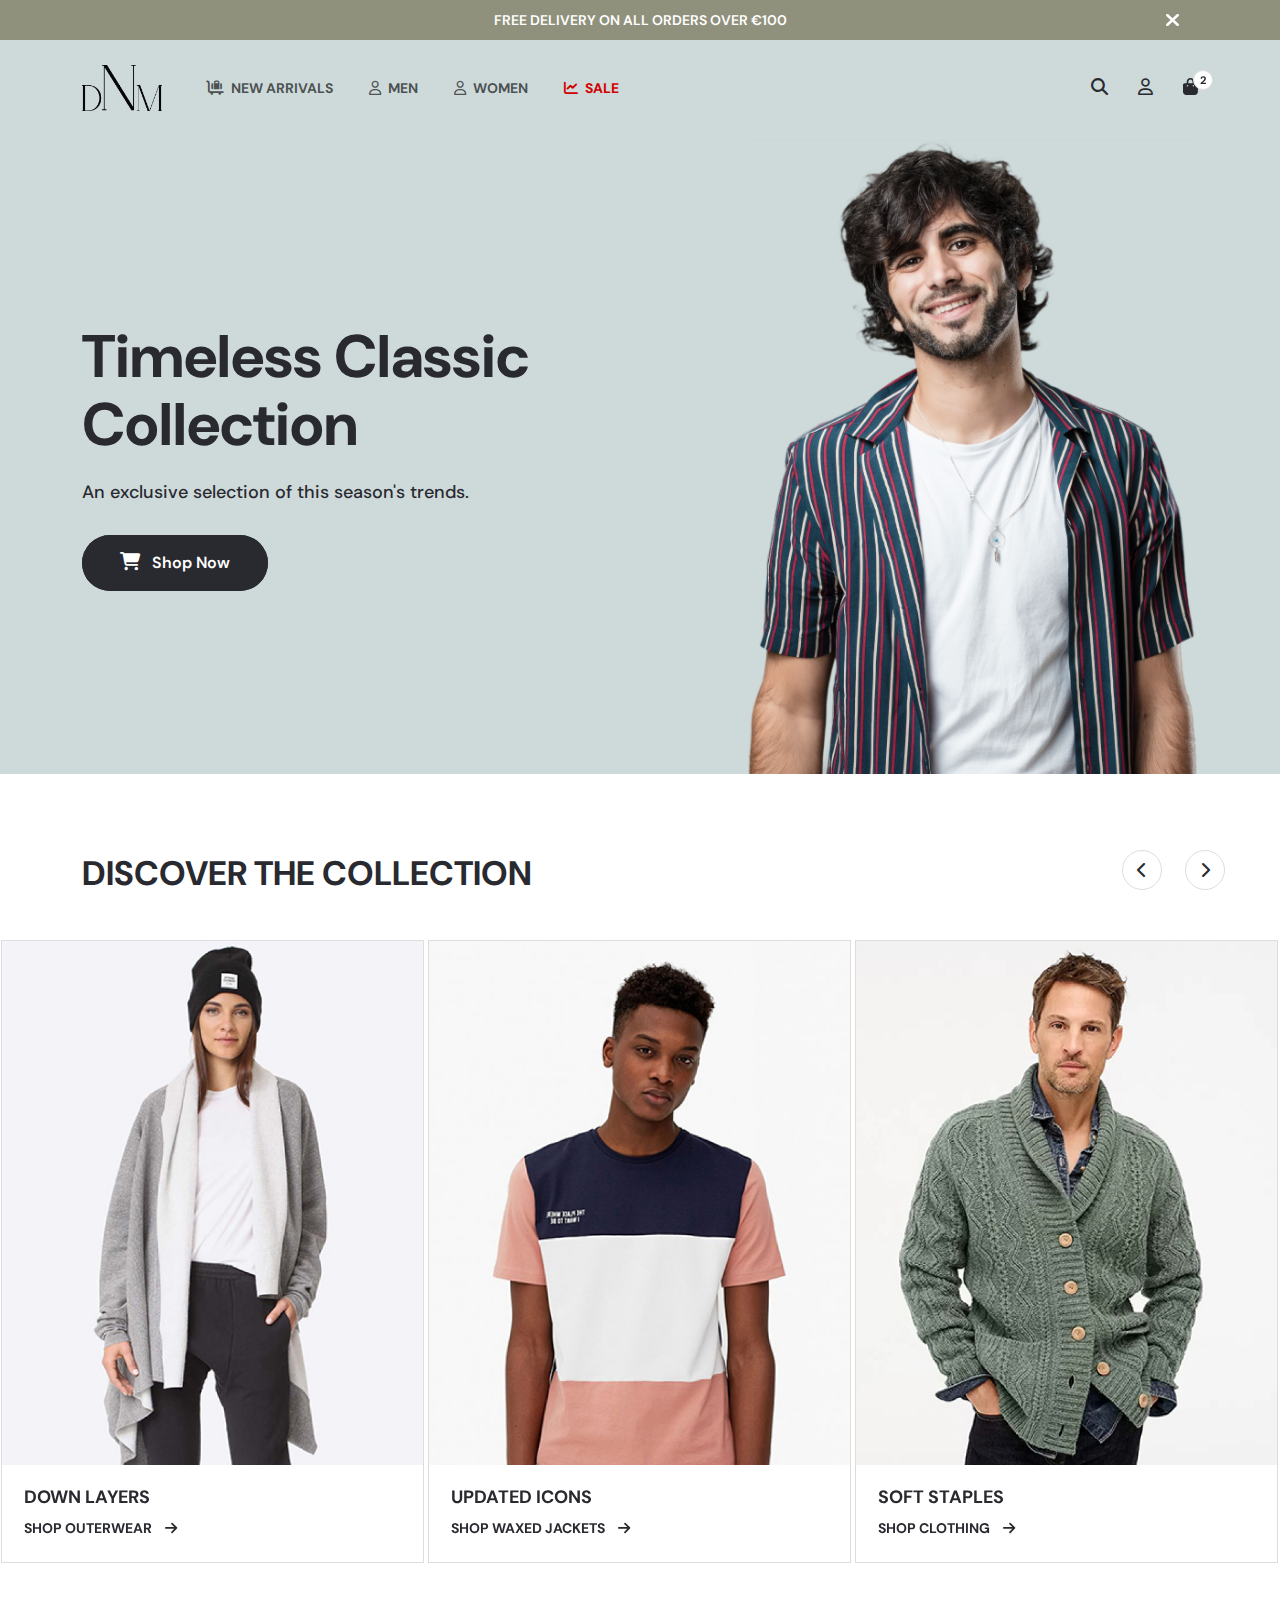
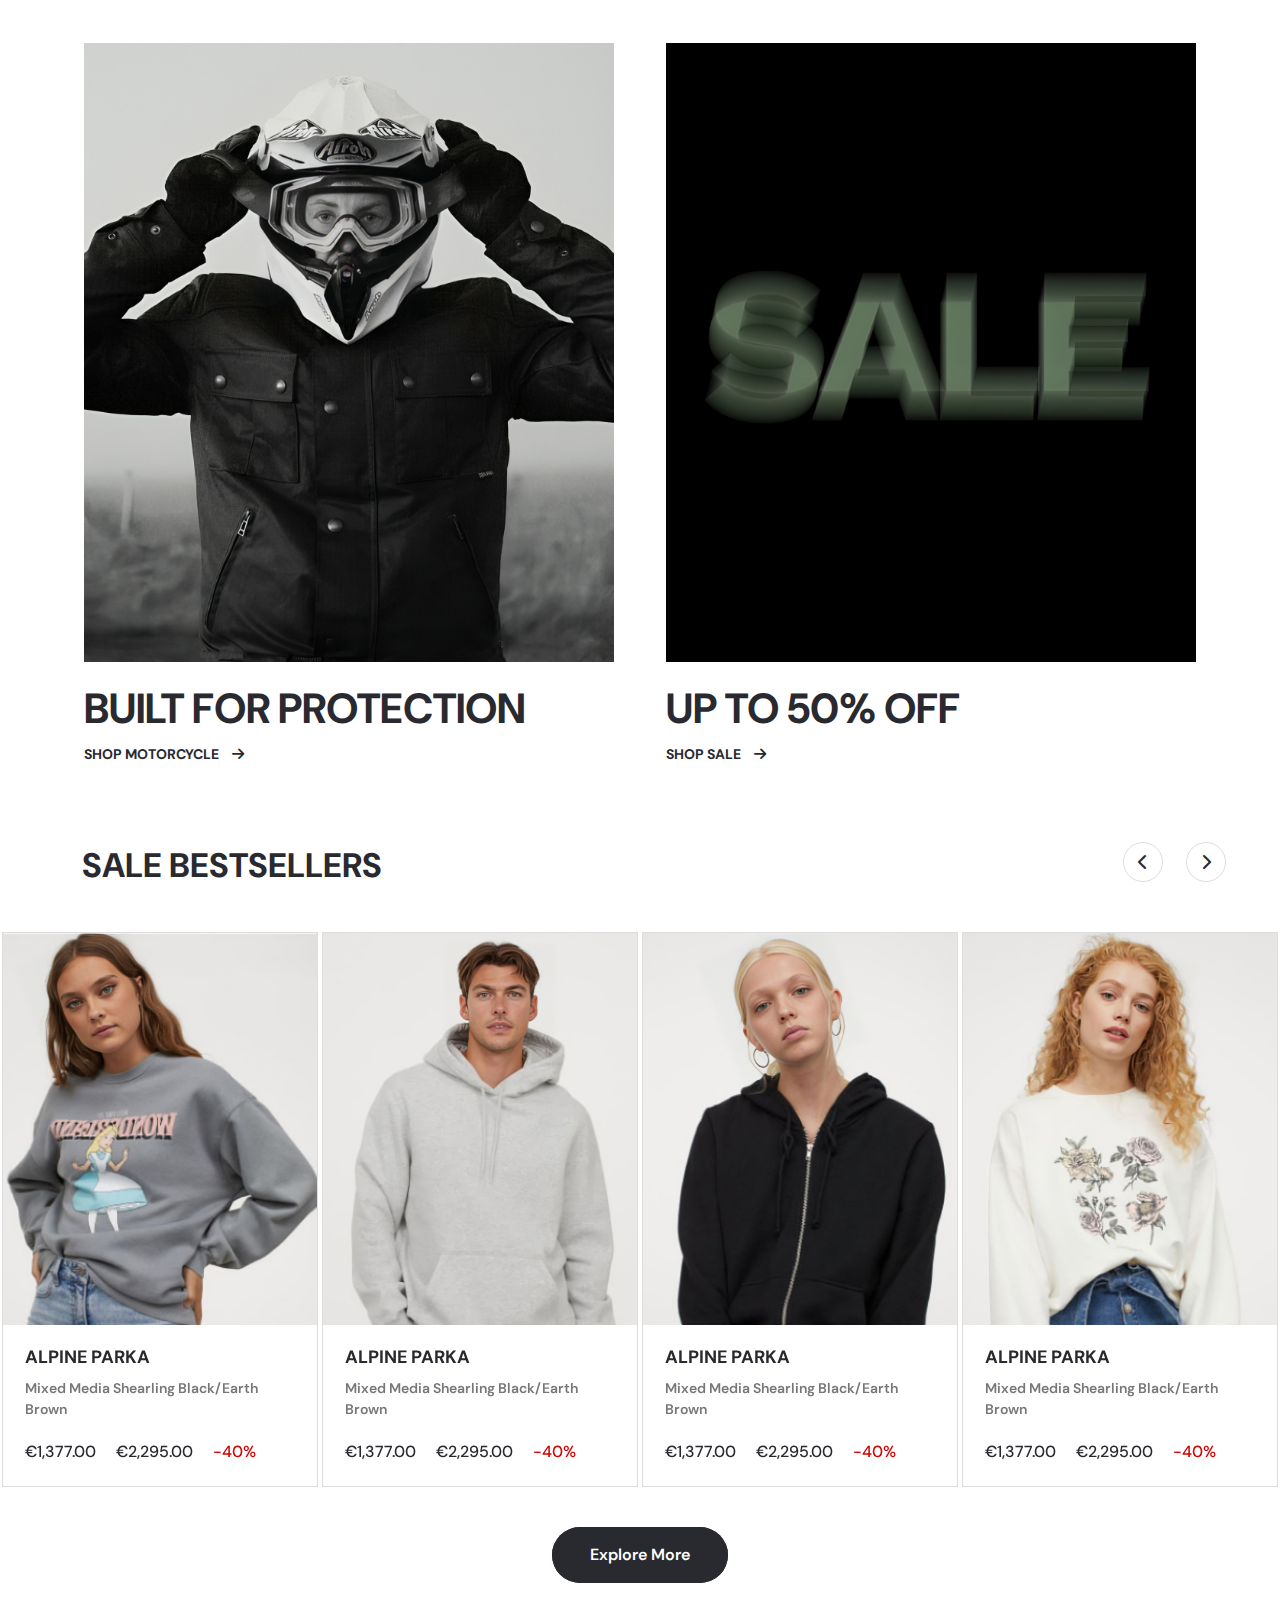
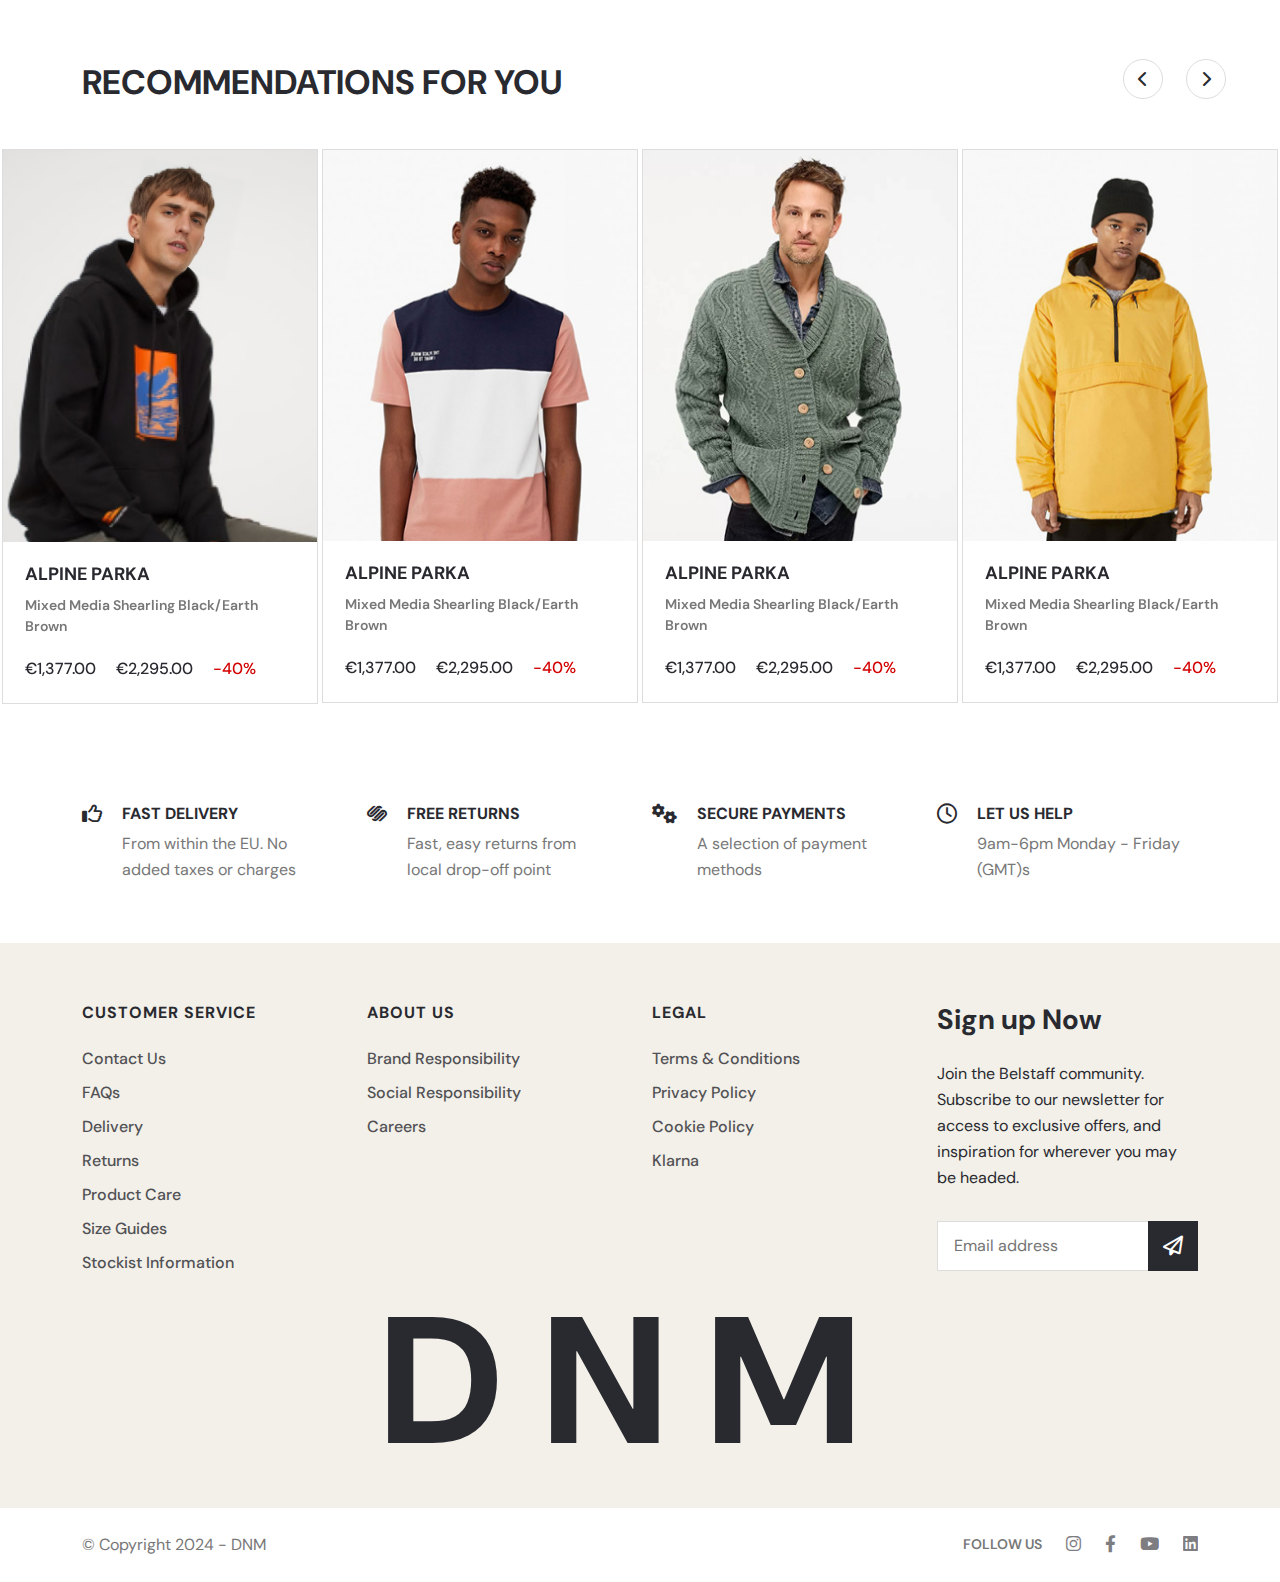
<file: index.html>
<!DOCTYPE html>
<html lang="en">

<head>
  <meta charset="UTF-8">
  <meta http-equiv="X-UA-Compatible" content="IE=edge">
  <meta name="viewport"
    content="width=device-width, initial-scale=1.0, maximum-scale=5.0, minimum-scale=1.0, user-scalable=yes">
  <title>Ecommerce</title>
  <link rel="shortcut icon" href="" type="image/x-icon">
  <!--all css link -->
  <link rel="stylesheet" href="css/bootstrap.min.css">
  <link rel="stylesheet" href="fontawsome/css/all.min.css">
  <link rel="stylesheet" href="fontawsome/css/fontawesome.min.css">
  <link rel="stylesheet" href="css/slick.css">
  <link rel="stylesheet" href="css/animate.min.css">
  <link rel="stylesheet" href="css/magnific-popup.css">
  <!-- <link rel="stylesheet" href="css/aos.css"> -->
  <link rel="stylesheet" href="css/style.css">
  <link rel="stylesheet" href="css/responsive.css">
</head>


<body>
  <!-- top header area start -->
  <div class="top_header position-relative">
    <button class="close_top_header"><i class="fa-solid fa-xmark"></i></button>
    <div class="top_header_slider">
      <div class="slider_item">
        <div class="slider_one text-center">
          <p>FREE DELIVERY ON ALL ORDERS OVER €100</p>
        </div>
      </div>
      <div class="slider_item">
        <div class="slider_two">

          <ul class="list-unstyled">
            <li>
              <p>
                SALE: UP TO 50% OFF
              </p>
            </li>
            <li><a href="#">Shop Men</a></li>
            <li><a href="#">Shop Women</a></li>
          </ul>
        </div>
      </div>
    </div>
  </div>
  <!-- top header area end -->
  <!-- header area start -->
  <div id="header-fixed-height"></div>
  <header class="header_area" id="sticky-header">
    <!-- main menu area start -->
    <nav class="navbar navbar-expand-lg d-none d-lg-block">
      <div class="container">
        <a class="navbar-brand" href="index.html">
          <img src="images/logo.png" alt="logo" width="80">
        </a>
        <button class="navbar-toggler" type="button" data-bs-toggle="collapse" data-bs-target="#navbarScroll"
          aria-controls="navbarScroll" aria-expanded="false" aria-label="Toggle navigation">
          <span class="navbar-toggler-icon"></span>
        </button>
        <div class="collapse navbar-collapse" id="navbarScroll">
          <ul class="navbar-nav me-auto my-2 my-lg-0 navbar-nav-scroll" style="--bs-scroll-height: 100px;">
            <li class="nav-item">
              <a class="nav-link" aria-current="page" href="#"><i class="fas fa-luggage-cart"></i> New Arrivals</a>
              <div class="sub_menu_one">
                <div class="row gx-xxl-5">
                  <div class="col-lg-3 sub_menu_item_label">
                    <div class="sub_menu_item">
                      <div class="text">
                        <h3 class="title">Men's New Arrivals</h3>
                        <a href="category.html" class="view_all">View All</a>
                      </div>
                      <div class="image">
                        <img src="images/q-1.webp" alt="q-1" class="img-fluid w-100">
                      </div>
                    </div>
                  </div>
                  <div class="col-lg-3 sub_menu_item_label">
                    <div class="sub_menu_item">
                      <div class="text">
                        <h3 class="title">Men's New Arrivals</h3>
                        <a href="category.html" class="view_all">View All</a>
                      </div>
                      <div class="image">
                        <img src="images/q-2.webp" alt="q-2" class="img-fluid w-100">
                      </div>
                    </div>
                  </div>
                  <div class="col-lg-3 sub_menu_item_label">
                    <div class="sub_menu_item">
                      <div class="text">
                        <h3 class="title">Men's New Arrivals</h3>
                        <a href="category.html" class="view_all">View All</a>
                      </div>
                      <div class="image">
                        <img src="images/q-3.webp" alt="q-3" class="img-fluid w-100">
                      </div>
                    </div>
                  </div>
                  <div class="col-lg-3 sub_menu_item_label">
                    <div class="sub_menu_item">
                      <div class="text">
                        <h3 class="title">Men's New Arrivals</h3>
                        <a href="category.html" class="view_all">View All</a>
                      </div>
                      <div class="image">
                        <img src="images/q-4.webp" alt="q-4" class="img-fluid w-100">
                      </div>
                    </div>
                  </div>
                </div>
              </div>
            </li>
            <li class="nav-item">
              <a class="nav-link" href="#"><i class="far fa-user"></i> Men</a>
              <div class="sub_menu_one sub_menu_two">
                <div class="row gx-xxl-5">
                  <div class="col-lg-2 sub_menu_item_label">
                    <div class="sub_menu_item">
                      <div class="text">
                        <h3 class="title">New Arrivals</h3>
                        <a href="category.html" class="view_all">View All</a>
                      </div>
                      <div class="image">
                        <a href="category.html" class="d-block w-100"><img src="images/q-5.webp" alt="q-5"
                            class="img-fluid w-100"></a>
                      </div>
                      <a href="category.html" class="image_title">Just Landed</a>
                      <div class="text mb-0 mt-4">
                        <h3 class="title">Collections</h3>
                      </div>
                      <ul class="list-unstyled">
                        <li><a href="category.html">Icons</a></li>
                        <li><a href="category.html">Gore-Tex</a></li>
                        <li><a href="category.html">Loundewear</a></li>
                        <li><a href="category.html">Gifts for Him</a></li>
                      </ul>
                    </div>
                  </div>
                  <div class="col-lg-2 sub_menu_item_label">
                    <div class="sub_menu_item">
                      <div class="text">
                        <h3 class="title">Outerwear</h3>
                      </div>
                      <ul class="list-unstyled">
                        <li><a href="category.html">Outerwear Best Sellers</a></li>
                        <li><a href="category.html">Leather Jackets</a></li>
                        <li><a href="category.html">Waxed Jackets</a></li>
                        <li><a href="category.html">Quilt & Down Jackets</a></li>
                        <li><a href="category.html">Suede & Shearling Jackets</a></li>
                        <li><a href="category.html">Lightweight Jackets</a></li>
                        <li><a href="category.html">Overshirts</a></li>
                        <li><a href="category.html">Gilets</a></li>
                        <li><a href="category.html">Coats & Parkas</a></li>
                      </ul>
                      <div class="text mt-1">
                        <a href="#" class="view_all">View All</a>
                      </div>
                    </div>
                  </div>
                  <div class="col-lg-2 sub_menu_item_label">
                    <div class="sub_menu_item">
                      <div class="text">
                        <h3 class="title">Clothing</h3>
                      </div>
                      <ul class="list-unstyled">
                        <li><a href="category.html">Knitwear</a></li>
                        <li><a href="category.html">T Shirts & Polos</a></li>
                        <li><a href="category.html">Hoodies & Sweatshirts</a></li>
                        <li><a href="category.html">Shirts</a></li>
                        <li><a href="category.html">Jeans & Trousers</a></li>
                        <li><a href="category.html">Shorts</a></li>
                      </ul>
                      <div class="text mt-1">
                        <a href="category.html" class="view_all">View All</a>
                      </div>
                      <div class="image">
                        <a href="category.html" class="d-block w-100"><img src="images/q-3.webp" alt="q-3"
                            class="img-fluid w-100"></a>
                      </div>
                      <a href="category.html" class="image_title">SHOP KNITWEAR</a>
                    </div>
                  </div>
                  <div class="col-lg-2 sub_menu_item_label">
                    <div class="sub_menu_item">
                      <div class="text">
                        <h3 class="title">Footwear</h3>
                        <ul class="list-unstyled">
                          <li><a href="category.html">Boots</a></li>
                          <li><a href="category.html">Trainers</a></li>
                        </ul>
                        <a href="category.html" class="view_all">View All</a>
                      </div>
                    </div>
                  </div>
                  <div class="col-lg-2 sub_menu_item_label">
                    <div class="sub_menu_item">
                      <div class="text">
                        <h3 class="title">Accessories</h3>
                        <ul class="list-unstyled">
                          <li><a href="category.html">Bags</a></li>
                          <li><a href="category.html">Wallets</a></li>
                          <li><a href="category.html">Belts</a></li>
                          <li><a href="category.html">Gloves</a></li>
                          <li><a href="category.html">Hats</a></li>
                          <li><a href="category.html">Scarves</a></li>
                          <li><a href="category.html">Patches & Pins</a></li>
                          <li><a href="category.html">Product Care</a></li>
                        </ul>
                        <a href="category.html" class="view_all">View All</a>
                      </div>
                    </div>
                  </div>
                  <div class="col-lg-2 sub_menu_item_label">
                    <div class="sub_menu_item">
                      <div class="text">
                        <h3 class="title">Motorcycle</h3>
                      </div>
                      <ul class="list-unstyled">
                        <li><a href="category.html">Waxed Motorcycle Jackets</a></li>
                        <li><a href="category.html">Leather Motorcycle Jackets</a></li>
                        <li><a href="category.html">Textile Motorcycle Jackets</a></li>
                        <li><a href="category.html">Motorcycle Trousers</a></li>
                        <li><a href="category.html">Motorcycle Boots</a></li>
                        <li><a href="category.html">Motorcycle Accessories</a></li>
                      </ul>
                      <div class="text mt-1">
                        <a href="category.html" class="view_all">View All</a>
                      </div>
                      <div class="image">
                        <a href="category.html" class="d-block w-100"><img src="images/q-5.webp" alt="q-3"
                            class="img-fluid w-100"></a>
                      </div>
                      <a href="category.html" class="image_title">Motorcycle Style</a>
                    </div>
                  </div>
                </div>
              </div>
            </li>
            <li class="nav-item">
              <a class="nav-link" href="#"><i class="far fa-user"></i> Women</a>
              <div class="sub_menu_one sub_menu_two">
                <div class="row gx-xxl-5">
                  <div class="col-lg-2 sub_menu_item_label">
                    <div class="sub_menu_item">
                      <div class="text">
                        <h3 class="title">New Arrivals</h3>
                        <a href="category.html" class="view_all">View All</a>
                      </div>
                      <div class="image">
                        <a href="category.html" class="d-block w-100"><img src="images/q-5.webp" alt="q-5"
                            class="img-fluid w-100"></a>
                      </div>
                      <a href="#" class="image_title">Just Landed</a>
                      <div class="text mb-0 mt-4">
                        <h3 class="title">Collections</h3>
                      </div>
                      <ul class="list-unstyled">
                        <li><a href="category.html">Icons</a></li>
                        <li><a href="category.html">Gore-Tex</a></li>
                        <li><a href="category.html">Loundewear</a></li>
                        <li><a href="category.html">Gifts for Him</a></li>
                      </ul>
                    </div>
                  </div>
                  <div class="col-lg-2 sub_menu_item_label">
                    <div class="sub_menu_item">
                      <div class="text">
                        <h3 class="title">Outerwear</h3>
                      </div>
                      <ul class="list-unstyled">
                        <li><a href="category.html">Outerwear Best Sellers</a></li>
                        <li><a href="category.html">Leather Jackets</a></li>
                        <li><a href="category.html">Waxed Jackets</a></li>
                        <li><a href="category.html">Quilt & Down Jackets</a></li>
                        <li><a href="category.html">Suede & Shearling Jackets</a></li>
                        <li><a href="category.html">Lightweight Jackets</a></li>
                        <li><a href="category.html">Overshirts</a></li>
                        <li><a href="category.html">Gilets</a></li>
                        <li><a href="category.html">Coats & Parkas</a></li>
                      </ul>
                      <div class="text mt-1">
                        <a href="category.html" class="view_all">View All</a>
                      </div>
                    </div>
                  </div>
                  <div class="col-lg-2 sub_menu_item_label">
                    <div class="sub_menu_item">
                      <div class="text">
                        <h3 class="title">Clothing</h3>
                      </div>
                      <ul class="list-unstyled">
                        <li><a href="category.html">Knitwear</a></li>
                        <li><a href="category.html">T Shirts & Polos</a></li>
                        <li><a href="category.html">Hoodies & Sweatshirts</a></li>
                        <li><a href="category.html">Shirts</a></li>
                        <li><a href="category.html">Jeans & Trousers</a></li>
                        <li><a href="category.html">Shorts</a></li>
                      </ul>
                      <div class="text mt-1">
                        <a href="category.html" class="view_all">View All</a>
                      </div>
                      <div class="image">
                        <a href="category.html" class="d-block w-100"><img src="images/q-3.webp" alt="q-3"
                            class="img-fluid w-100"></a>
                      </div>
                      <a href="category.html" class="image_title">SHOP KNITWEAR</a>
                    </div>
                  </div>
                  <div class="col-lg-2 sub_menu_item_label">
                    <div class="sub_menu_item">
                      <div class="text">
                        <h3 class="title">Footwear</h3>
                        <ul class="list-unstyled">
                          <li><a href="category.html">Boots</a></li>
                          <li><a href="category.html">Trainers</a></li>
                        </ul>
                        <a href="category.html" class="view_all">View All</a>
                      </div>
                    </div>
                  </div>
                  <div class="col-lg-2 sub_menu_item_label">
                    <div class="sub_menu_item">
                      <div class="text">
                        <h3 class="title">Accessories</h3>
                        <ul class="list-unstyled">
                          <li><a href="category.html">Bags</a></li>
                          <li><a href="category.html">Wallets</a></li>
                          <li><a href="category.html">Belts</a></li>
                          <li><a href="category.html">Gloves</a></li>
                          <li><a href="category.html">Hats</a></li>
                          <li><a href="category.html">Scarves</a></li>
                          <li><a href="category.html">Patches & Pins</a></li>
                          <li><a href="category.html">Product Care</a></li>
                        </ul>
                        <a href="category.html" class="view_all">View All</a>
                      </div>
                    </div>
                  </div>
                  <div class="col-lg-2 sub_menu_item_label">
                    <div class="sub_menu_item">
                      <div class="text">
                        <h3 class="title">Motorcycle</h3>
                      </div>
                      <ul class="list-unstyled">
                        <li><a href="category.html">Waxed Motorcycle Jackets</a></li>
                        <li><a href="category.html">Leather Motorcycle Jackets</a></li>
                        <li><a href="category.html">Textile Motorcycle Jackets</a></li>
                        <li><a href="category.html">Motorcycle Trousers</a></li>
                        <li><a href="category.html">Motorcycle Boots</a></li>
                        <li><a href="category.html">Motorcycle Accessories</a></li>
                      </ul>
                      <div class="text mt-1">
                        <a href="category.html" class="view_all">View All</a>
                      </div>
                      <div class="image">
                        <a href="category.html" class="d-block w-100"><img src="images/q-5.webp" alt="q-3"
                            class="img-fluid w-100"></a>
                      </div>
                      <a href="#" class="image_title">Motorcycle Style</a>
                    </div>
                  </div>
                </div>
              </div>
            </li>
            <li class="nav-item">
              <a class="nav-link sale" href="#"><i class="fas fa-chart-line"></i> Sale</a>
              <div class="sub_menu_one">
                <div class="row gx-xxl-5">
                  <div class="col-lg-6 sub_menu_item_label">
                    <div class="sub_menu_item">
                      <div class="row">
                        <div class="col-lg-6">
                          <div class="text">
                            <h3 class="title">SALE FOR HIM</h3>
                          </div>
                          <ul class="list-unstyled">
                            <li><a href="category.html">Knitwear</a></li>
                            <li><a href="category.html">T Shirts & Polos</a></li>
                            <li><a href="category.html">Hoodies & Sweatshirts</a></li>
                            <li><a href="category.html">Shirts</a></li>
                            <li><a href="category.html">Jeans & Trousers</a></li>
                            <li><a href="category.html">Shorts</a></li>
                          </ul>
                          <div class="text mt-1">
                            <a href="category.html" class="view_all">View All</a>
                          </div>
                        </div>
                        <div class="col-lg-6">
                          <div class="image">
                            <a href="category.html" class="d-block w-100"><img src="images/q-3.webp" alt="q-3"
                                class="img-fluid w-100"></a>
                          </div>
                        </div>
                      </div>
                    </div>
                  </div>
                  <div class="col-lg-6 sub_menu_item_label">
                    <div class="sub_menu_item">
                      <div class="row">
                        <div class="col-lg-6">
                          <div class="text">
                            <h3 class="title">SALE FOR HER</h3>
                          </div>
                          <ul class="list-unstyled">
                            <li><a href="category.html">Knitwear</a></li>
                            <li><a href="category.html">T Shirts & Polos</a></li>
                            <li><a href="category.html">Hoodies & Sweatshirts</a></li>
                            <li><a href="category.html">Shirts</a></li>
                            <li><a href="category.html">Jeans & Trousers</a></li>
                            <li><a href="category.html">Shorts</a></li>
                          </ul>
                          <div class="text mt-1">
                            <a href="category.html" class="view_all">View All</a>
                          </div>
                        </div>
                        <div class="col-lg-6">
                          <div class="image">
                            <a href="category.html" class="d-block w-100"><img src="images/q-3.webp" alt="q-3"
                                class="img-fluid w-100"></a>
                          </div>
                        </div>
                      </div>
                    </div>
                  </div>
                </div>
              </div>
            </li>
          </ul>
          <div class="menu_right_option">
            <ul class="list-unstyled">
              <!-- <li><button class="language">EN</button></li> -->
              <li>
                <button class="search"><i class="fas fa-search"></i></button>
                <div class="search_field">
                  <div class="input_groups">
                    <input type="text" placeholder="Search here">
                    <button class="search_btn" type="submit"><i class="fa-solid fa-magnifying-glass"></i></button>
                    <button class="close_search_field"><i class="fa-solid fa-xmark"></i></button>
                  </div>
                </div>
              </li>
              <li><a class="menu_option_" href="login.html"><i class="far fa-user"></i></a></li>
              <li class="shopping_bag position-relative">
                <a class="menu_option_" href="cart.html"><i class="fas fa-shopping-bag"></i><span>2</span></a>
                <div class="cart-option">
                  <div class="cart-prd">
                    <ul>
                      <li class="d-flex">
                        <div class="img">
                          <a href="product-details.html"><img src="images/1.webp" alt="01" width="100"
                              class="img-fluid"></a>
                        </div>
                        <div class="text">
                          <a href="product-details.html">signature quarter zip sweatshirt</a>
                          <ul class="list-unstyled">
                            <li>Size: <b>XL</b></li>
                            <li>Color: <b>White</b></li>
                            <li>Price: <b>€97.00</b> <b class="text-decoration-line-through ms-4">€197.0</b></li>
                          </ul>
                        </div>
                        <div class="button">
                          <button type="button"><i class="far fa-trash-alt"></i></button>
                        </div>
                      </li>
                      <li class="d-flex">
                        <div class="img">
                          <a href="product-details.html"><img src="images/2.webp" alt="01" width="100"
                              class="img-fluid"></a>
                        </div>
                        <div class="text">
                          <a href="product-details.html">signature quarter zip sweatshirt</a>
                          <ul class="list-unstyled">
                            <li>Size: <b>XL</b></li>
                            <li>Color: <b>White</b></li>
                            <li>Price: <b>€97.00</b> <b class="text-decoration-line-through ms-4">€197.0</b></li>
                          </ul>
                        </div>
                        <div class="button">
                          <button type="button"><i class="far fa-trash-alt"></i></button>
                        </div>
                      </li>
                      <li class="d-flex">
                        <div class="img">
                          <a href="product-details.html"><img src="images/3.webp" alt="01" width="100"
                              class="img-fluid"></a>
                        </div>
                        <div class="text">
                          <a href="product-details.html">signature quarter zip sweatshirt</a>
                          <ul class="list-unstyled">
                            <li>Size: <b>XL</b></li>
                            <li>Color: <b>White</b></li>
                            <li>Price: <b>€97.00</b> <b class="text-decoration-line-through ms-4">€197.0</b></li>
                          </ul>
                        </div>
                        <div class="button">
                          <button type="button"><i class="far fa-trash-alt"></i></button>
                        </div>
                      </li>
                    </ul>
                  </div>
                  <div class="cart-bottom">
                    <div class="cart-price">
                      <div class="d-flex justify-content-between">
                        <div class="total">
                          <h5>Total before shipping</h5>
                        </div>
                        <div class="prd_price">
                          <small>$ 200</small>
                        </div>
                      </div>
                    </div>
                    <div class="cart-action d-flex justify-content-center">
                      <a href="">Check Out Securely</a>
                    </div>
                  </div>
                </div>
              </li>
            </ul>
          </div>
        </div>
      </div>
    </nav>
    <!-- main menu area end -->
    <!-- mobile menu area start -->
    <div class="mobile-menu-area d-block d-lg-none">
      <div class="mobile-topbar">
        <div class="container">
          <div class="d-flex justify-content-between align-items-center">
            <div class="logo">
              <a href="index.html">
                <img src="images/logo.png" alt="logo" width="70">
              </a>
            </div>
            <div class="mobile_menu_option d-flex align-items-center">
              <div class="menu_right_option me-4">
                <ul class="list-unstyled">
                  <!-- <li><button class="language">EN</button></li> -->
                  <li>
                    <button class="search"><i class="fas fa-search"></i></button>
                    <div class="search_field">
                      <div class="input_groups">
                        <input type="text" placeholder="Search here">
                        <button class="search_btn" type="submit"><i class="fa-solid fa-magnifying-glass"></i></button>
                        <button class="close_search_field"><i class="fa-solid fa-xmark"></i></button>
                      </div>
                    </div>
                  </li>
                  <li><a class="menu_option_" href="login.html"><i class="far fa-user"></i></a></li>
                  <li class="shopping_bag position-relative">
                    <a class="menu_option_" href="cart.html"><i class="fas fa-shopping-bag"></i><span>2</span></a>
                    <div class="cart-option">
                      <div class="cart-prd">
                        <ul>
                          <li class="d-flex">
                            <div class="img">
                              <a href="product-details.html"><img src="images/1.webp" alt="01" width="100"
                                  class="img-fluid"></a>
                            </div>
                            <div class="text">
                              <a href="product-details.html">signature quarter zip sweatshirt</a>
                              <ul class="list-unstyled">
                                <li>Size: <b>XL</b></li>
                                <li>Color: <b>White</b></li>
                                <li>Price: <b>€97.00</b> <b class="text-decoration-line-through ms-4">€197.0</b></li>
                              </ul>
                            </div>
                            <div class="button">
                              <button type="button"><i class="far fa-trash-alt"></i></button>
                            </div>
                          </li>
                          <li class="d-flex">
                            <div class="img">
                              <a href="product-details.html"><img src="images/2.webp" alt="01" width="100"
                                  class="img-fluid"></a>
                            </div>
                            <div class="text">
                              <a href="product-details.html">signature quarter zip sweatshirt</a>
                              <ul class="list-unstyled">
                                <li>Size: <b>XL</b></li>
                                <li>Color: <b>White</b></li>
                                <li>Price: <b>€97.00</b> <b class="text-decoration-line-through ms-4">€197.0</b></li>
                              </ul>
                            </div>
                            <div class="button">
                              <button type="button"><i class="far fa-trash-alt"></i></button>
                            </div>
                          </li>
                          <li class="d-flex">
                            <div class="img">
                              <a href="product-details.html"><img src="images/3.webp" alt="01" width="100"
                                  class="img-fluid"></a>
                            </div>
                            <div class="text">
                              <a href="product-details.html">signature quarter zip sweatshirt</a>
                              <ul class="list-unstyled">
                                <li>Size: <b>XL</b></li>
                                <li>Color: <b>White</b></li>
                                <li>Price: <b>€97.00</b> <b class="text-decoration-line-through ms-4">€197.0</b></li>
                              </ul>
                            </div>
                            <div class="button">
                              <button type="button"><i class="far fa-trash-alt"></i></button>
                            </div>
                          </li>
                        </ul>
                      </div>
                      <div class="cart-bottom">
                        <div class="cart-price">
                          <div class="d-flex justify-content-between">
                            <div class="total">
                              <h5>Total before shipping</h5>
                            </div>
                            <div class="prd_price">
                              <small>$ 200</small>
                            </div>
                          </div>
                        </div>
                        <div class="cart-action d-flex justify-content-center">
                          <a href="checkout.html">Check Out Securely</a>
                        </div>
                      </div>
                    </div>
                  </li>
                </ul>
              </div>
              <div class="bars">
                <i class="fas fa-bars"></i>
              </div>
            </div>
          </div>
        </div>
      </div>
      <div class="mobile-menu-overlay"></div>
      <div class="mobile-menu-main">
        <div class="logo">
          <a href="index.html"><img src="images/logo.png" alt="logo" width="70"></a>
        </div>
        <div class="close-mobile-menu"><i class="fas fa-times"></i></div>
        <div class="menu-body">
          <div class="menu-list">
            <ul class="list-unstyled">
              <li class="sub-mobile-menu">
                <a href="#">New Arrivals <i class="fas fa-chevron-down float-end"></i></a>
                <ul class="list-unstyled">
                  <li><a href="#">Men's New Arrivals</a></li>
                  <li><a href="#">Women's New Arrivals</a></li>
                  <li><a href="#">Men's New Outerwear</a></li>
                  <li><a href="#">Women's New Outerwear</a></li>
                </ul>
              </li>
              <li class="sub-mobile-menu">
                <a href="#">Men <i class="fas fa-chevron-down float-end"></i></a>
                <ul class="list-unstyled">
                  <li class="sub-mobile-menu">
                    <a href="#">
                      New Arrivals <i class="fas fa-chevron-down float-end"></i>
                      <ul class="list-unstyled">
                        <li><a href="#">Men's New Arrivals</a></li>
                        <li><a href="#">Women's New Arrivals</a></li>
                        <li><a href="#">Men's New Outerwear</a></li>
                        <li><a href="#">Women's New Outerwear</a></li>
                      </ul>
                    </a>
                  </li>
                  <li class="sub-mobile-menu">
                    <a href="#">
                      Collections <i class="fas fa-chevron-down float-end"></i>
                      <ul class="list-unstyled">
                        <li><a href="#">Men's New Arrivals</a></li>
                        <li><a href="#">Women's New Arrivals</a></li>
                        <li><a href="#">Men's New Outerwear</a></li>
                        <li><a href="#">Women's New Outerwear</a></li>
                      </ul>
                    </a>
                  </li>
                  <li class="sub-mobile-menu">
                    <a href="#">
                      Outerwear <i class="fas fa-chevron-down float-end"></i>
                      <ul class="list-unstyled">
                        <li><a href="#">Men's New Arrivals</a></li>
                        <li><a href="#">Women's New Arrivals</a></li>
                        <li><a href="#">Men's New Outerwear</a></li>
                        <li><a href="#">Women's New Outerwear</a></li>
                      </ul>
                    </a>
                  </li>
                  <li class="sub-mobile-menu">
                    <a href="#">
                      Clothing <i class="fas fa-chevron-down float-end"></i>
                      <ul class="list-unstyled">
                        <li><a href="#">Men's New Arrivals</a></li>
                        <li><a href="#">Women's New Arrivals</a></li>
                        <li><a href="#">Men's New Outerwear</a></li>
                        <li><a href="#">Women's New Outerwear</a></li>
                      </ul>
                    </a>
                  </li>
                  <li class="sub-mobile-menu">
                    <a href="#">
                      Footwear <i class="fas fa-chevron-down float-end"></i>
                      <ul class="list-unstyled">
                        <li><a href="#">Men's New Arrivals</a></li>
                        <li><a href="#">Women's New Arrivals</a></li>
                        <li><a href="#">Men's New Outerwear</a></li>
                        <li><a href="#">Women's New Outerwear</a></li>
                      </ul>
                    </a>
                  </li>
                </ul>
              </li>
            </ul>
          </div>
        </div>
        <div class="">

        </div>
      </div>
    </div>
    <!-- mobile menu area end -->
  </header>
  <!-- header area end -->


  <!-- main area start -->
  <main>
    <!-- banner area start -->
    <section class="banner_area">
      <div class="container">
        <div class="row">
          <div class="col-lg-7 col-md-6 align-self-center">
            <div class="text">
              <h1 class="title">Timeless Classic Collection</h1>
              <p class="subtitle">An exclusive selection of this season's trends.</p>
              <a href="category.html" class="common_btn"><i class="fas fa-shopping-cart"></i> Shop Now</a>
            </div>
          </div>
          <div class="col-lg-5 col-md-6 col-sm-7 mx-auto">
            <div class="image">
              <img src="images/banner-image.png" alt="banner-image" class="img-fluid w-100">
            </div>
          </div>
        </div>
      </div>
    </section>
    <!-- banner area end -->
    <!-- discover collection area start -->
    <section class="discover_collection">
      <div class="container">
        <div class="section_title">
          <h2 class="main_title">DISCOVER THE COLLECTION</h2>
        </div>
      </div>
      <div class="row discover_collection_slider">
        <div class="col-lg-4">
          <a href="product-details.html" class="d-block w-100">
            <div class="discover_collection_item">
              <div class="image">
                <img src="images/product_1.jpg" alt="product_1" class="img-fluid w-100">
              </div>
              <div class="text">
                <h3 class="title">Down Layers</h3>
                <span>Shop Outerwear <i class="fa-solid fa-arrow-right"></i></span>
              </div>
            </div>
          </a>
        </div>
        <div class="col-lg-4">
          <a href="product-details.html" class="d-block w-100">
            <div class="discover_collection_item">
              <div class="image">
                <img src="images/product_2-1.jpg" alt="product_2" class="img-fluid w-100">
              </div>
              <div class="text">
                <h3 class="title">Updated Icons</h3>
                <span>Shop waxed jackets <i class="fa-solid fa-arrow-right"></i></span>
              </div>
            </div>
          </a>
        </div>
        <div class="col-lg-4">
          <a href="product-details.html" class="d-block w-100">
            <div class="discover_collection_item">
              <div class="image">
                <img src="images/product_4-1.jpg" alt="product_4" class="img-fluid w-100">
              </div>
              <div class="text">
                <h3 class="title">Soft staples</h3>
                <span>Shop Clothing <i class="fa-solid fa-arrow-right"></i></span>
              </div>
            </div>
          </a>
        </div>
        <div class="col-lg-4">
          <a href="product-details.html" class="d-block w-100">
            <div class="discover_collection_item">
              <div class="image">
                <img src="images/product_5-1.jpg" alt="product_5" class="img-fluid w-100">
              </div>
              <div class="text">
                <h3 class="title">Down Layers</h3>
                <span>Shop Outerwear <i class="fa-solid fa-arrow-right"></i></span>
              </div>
            </div>
          </a>
        </div>
        <div class="col-lg-4">
          <a href="product-details.html" class="d-block w-100">
            <div class="discover_collection_item">
              <div class="image">
                <img src="images/product_7.jpg" alt="product_7" class="img-fluid w-100">
              </div>
              <div class="text">
                <h3 class="title">Down Layers</h3>
                <span>Shop Outerwear <i class="fa-solid fa-arrow-right"></i></span>
              </div>
            </div>
          </a>
        </div>
      </div>
    </section>
    <!-- discover collection area end -->
    <!-- featured products area start -->
    <section class="featured_products">
      <div class="container">
        <div class="row g-4 g-lg-5">
          <div class="col-lg-6 col-md-6">
            <a href="product-details.html" class="d-block w-100">
              <div class="sales_products_item">
                <div class="image">
                  <img src="images/1.jpg" alt="pr-1" class="img-fluid w-100">
                </div>
                <div class="text">
                  <h3 class="title">Built for protection</h3>
                  <span>shop motorcycle <i class="fa-solid fa-arrow-right"></i></span>
                </div>
              </div>
            </a>
          </div>
          <div class="col-lg-6 col-md-6">
            <a href="product-details.html" class="d-block w-100">
              <div class="sales_products_item">
                <div class="image">
                  <img src="images/2.jpg" alt="pr-2" class="img-fluid w-100">
                </div>
                <div class="text">
                  <h3 class="title">up to 50% off</h3>
                  <span>shop sale <i class="fa-solid fa-arrow-right"></i></span>
                </div>
              </div>
            </a>
          </div>
        </div>
      </div>
    </section>
    <!-- featured products area end -->
    <!-- sales products area start -->
    <section class="sales_products">
      <div class="container">
        <div class="section_title">
          <h2 class="main_title">SALE BESTSELLERS</h2>
        </div>
      </div>
      <div class="row sales_products_slider">
        <div class="col-lg-3">
          <a href="product-details.html" class="d-block w-100">
            <div class="sales_products_item">
              <div class="image">
                <img src="images/pr-1.jpg" alt="pr-1" class="img-fluid w-100">
              </div>
              <div class="text">
                <h3 class="title">Alpine Parka</h3>
                <span>Mixed Media Shearling Black/Earth Brown</span>
                <ul class="list-unstyled d-flex flex-wrap">
                  <li>€1,377.00</li>
                  <li>€2,295.00</li>
                  <li class="discount">-40%</li>
                </ul>
              </div>
            </div>
          </a>
        </div>
        <div class="col-lg-3">
          <a href="product-details.html" class="d-block w-100">
            <div class="sales_products_item">
              <div class="image">
                <img src="images/pr-2.jpg" alt="pr-2" class="img-fluid w-100">
              </div>
              <div class="text">
                <h3 class="title">Alpine Parka</h3>
                <span>Mixed Media Shearling Black/Earth Brown</span>
                <ul class="list-unstyled d-flex flex-wrap">
                  <li>€1,377.00</li>
                  <li>€2,295.00</li>
                  <li class="discount">-40%</li>
                </ul>
              </div>
            </div>
          </a>
        </div>
        <div class="col-lg-3">
          <a href="product-details.html" class="d-block w-100">
            <div class="sales_products_item">
              <div class="image">
                <img src="images/pr-3.jpg" alt="product_4" class="img-fluid w-100">
              </div>
              <div class="text">
                <h3 class="title">Alpine Parka</h3>
                <span>Mixed Media Shearling Black/Earth Brown</span>
                <ul class="list-unstyled d-flex flex-wrap">
                  <li>€1,377.00</li>
                  <li>€2,295.00</li>
                  <li class="discount">-40%</li>
                </ul>
              </div>
            </div>
          </a>
        </div>
        <div class="col-lg-3">
          <a href="product-details.html" class="d-block w-100">
            <div class="sales_products_item">
              <div class="image">
                <img src="images/pr-4.jpg" alt="product_5" class="img-fluid w-100">
              </div>
              <div class="text">
                <h3 class="title">Alpine Parka</h3>
                <span>Mixed Media Shearling Black/Earth Brown</span>
                <ul class="list-unstyled d-flex flex-wrap">
                  <li>€1,377.00</li>
                  <li>€2,295.00</li>
                  <li class="discount">-40%</li>
                </ul>
              </div>
            </div>
          </a>
        </div>
        <div class="col-lg-3">
          <a href="product-details.html" class="d-block w-100">
            <div class="sales_products_item">
              <div class="image">
                <img src="images/pr-5.jpg" alt="product_7" class="img-fluid w-100">
              </div>
              <div class="text">
                <h3 class="title">Alpine Parka</h3>
                <span>Mixed Media Shearling Black/Earth Brown</span>
                <ul class="list-unstyled d-flex flex-wrap">
                  <li>€1,377.00</li>
                  <li>€2,295.00</li>
                  <li class="discount">-40%</li>
                </ul>
              </div>
            </div>
          </a>
        </div>
      </div>
      <div class="text-center mt-40">
        <a href="category.html" class="common_btn">Explore More</a>
      </div>
    </section>
    <!-- 02 -->
    <section class="sales_products">
      <div class="container">
        <div class="section_title">
          <h2 class="main_title">Recommendations for you</h2>
        </div>
      </div>
      <div class="row sales_products_slider">
        <div class="col-lg-3">
          <a href="product-details.html" class="d-block w-100">
            <div class="sales_products_item">
              <div class="image">
                <img src="images/pr-5.jpg" alt="product_1" class="img-fluid w-100">
              </div>
              <div class="text">
                <h3 class="title">Alpine Parka</h3>
                <span>Mixed Media Shearling Black/Earth Brown</span>
                <ul class="list-unstyled d-flex flex-wrap">
                  <li>€1,377.00</li>
                  <li>€2,295.00</li>
                  <li class="discount">-40%</li>
                </ul>
              </div>
            </div>
          </a>
        </div>
        <div class="col-lg-3">
          <a href="product-details.html" class="d-block w-100">
            <div class="sales_products_item">
              <div class="image">
                <img src="images/product_2-1.jpg" alt="product_2" class="img-fluid w-100">
              </div>
              <div class="text">
                <h3 class="title">Alpine Parka</h3>
                <span>Mixed Media Shearling Black/Earth Brown</span>
                <ul class="list-unstyled d-flex flex-wrap">
                  <li>€1,377.00</li>
                  <li>€2,295.00</li>
                  <li class="discount">-40%</li>
                </ul>
              </div>
            </div>
          </a>
        </div>
        <div class="col-lg-3">
          <a href="product-details.html" class="d-block w-100">
            <div class="sales_products_item">
              <div class="image">
                <img src="images/product_4-1.jpg" alt="product_4" class="img-fluid w-100">
              </div>
              <div class="text">
                <h3 class="title">Alpine Parka</h3>
                <span>Mixed Media Shearling Black/Earth Brown</span>
                <ul class="list-unstyled d-flex flex-wrap">
                  <li>€1,377.00</li>
                  <li>€2,295.00</li>
                  <li class="discount">-40%</li>
                </ul>
              </div>
            </div>
          </a>
        </div>
        <div class="col-lg-3">
          <a href="product-details.html" class="d-block w-100">
            <div class="sales_products_item">
              <div class="image">
                <img src="images/product_5-1.jpg" alt="product_5" class="img-fluid w-100">
              </div>
              <div class="text">
                <h3 class="title">Alpine Parka</h3>
                <span>Mixed Media Shearling Black/Earth Brown</span>
                <ul class="list-unstyled d-flex flex-wrap">
                  <li>€1,377.00</li>
                  <li>€2,295.00</li>
                  <li class="discount">-40%</li>
                </ul>
              </div>
            </div>
          </a>
        </div>
        <div class="col-lg-3">
          <a href="product-details.html" class="d-block w-100">
            <div class="sales_products_item">
              <div class="image">
                <img src="images/product_7.jpg" alt="product_7" class="img-fluid w-100">
              </div>
              <div class="text">
                <h3 class="title">Alpine Parka</h3>
                <span>Mixed Media Shearling Black/Earth Brown</span>
                <ul class="list-unstyled d-flex flex-wrap">
                  <li>€1,377.00</li>
                  <li>€2,295.00</li>
                  <li class="discount">-40%</li>
                </ul>
              </div>
            </div>
          </a>
        </div>
      </div>
    </section>
    <!-- sales products area end -->
    <!-- featured area start -->
    <section class="featured_area">
      <div class="container">
        <div class="row g-4 g-lg-4">
          <div class="col-lg-3 col-sm-6">
            <div class="featured_item">
              <div class="icon"><i class="fa-regular fa-thumbs-up"></i></div>
              <div class="text">
                <h3 class="title">FAST DELIVERY</h3>
                <p>From within the EU. No added taxes or charges</p>
              </div>
            </div>
          </div>
          <div class="col-lg-3 col-sm-6">
            <div class="featured_item">
              <div class="icon"><i class="fa-brands fa-squarespace"></i></div>
              <div class="text">
                <h3 class="title">FREE RETURNS</h3>
                <p>Fast, easy returns from local drop-off point</p>
              </div>
            </div>
          </div>
          <div class="col-lg-3 col-sm-6">
            <div class="featured_item">
              <div class="icon"><i class="fa-solid fa-gears"></i></div>
              <div class="text">
                <h3 class="title">SECURE PAYMENTS</h3>
                <p>A selection of payment methods</p>
              </div>
            </div>
          </div>
          <div class="col-lg-3 col-sm-6">
            <div class="featured_item">
              <div class="icon"><i class="fa-regular fa-clock"></i></div>
              <div class="text">
                <h3 class="title">LET US HELP</h3>
                <p>9am-6pm Monday - Friday (GMT)s</p>
              </div>
            </div>
          </div>
        </div>
      </div>
    </section>
    <!-- featured area end -->
  </main>
  <!-- main area end -->

  <!-- footer area start -->
  <footer class="footer_area">
    <div class="footer_top">
      <div class="container">
        <div class="row g-4">
          <div class="col-lg-3 col-md-6">
            <div class="footer_widget">
              <h3 class="footer_title">Customer Service</h3>
              <ul class="list-unstyled">
                <li><a href="#">Contact Us</a></li>
                <li><a href="#">FAQs</a></li>
                <li><a href="#">Delivery</a></li>
                <li><a href="#">Returns</a></li>
                <li><a href="#">Product Care</a></li>
                <li><a href="#">Size Guides</a></li>
                <li><a href="#">Stockist Information</a></li>
              </ul>
            </div>
          </div>
          <div class="col-lg-3 col-md-6">
            <div class="footer_widget">
              <h3 class="footer_title">About us</h3>
              <ul class="list-unstyled">
                <li><a href="#">Brand Responsibility</a></li>
                <li><a href="#">Social Responsibility</a></li>
                <li><a href="#">Careers</a></li>
              </ul>
            </div>
          </div>
          <div class="col-lg-3 col-md-6">
            <div class="footer_widget">
              <h3 class="footer_title">Legal</h3>
              <ul class="list-unstyled">
                <li><a href="#">Terms & Conditions</a></li>
                <li><a href="#">Privacy Policy</a></li>
                <li><a href="#">Cookie Policy</a></li>
                <li><a href="#">Klarna</a></li>
              </ul>
            </div>
          </div>
          <div class="col-lg-3 col-md-6">
            <div class="footer_widget">
              <h3 class="footer_title_big">Sign up Now
              </h3>
              <p>Join the Belstaff community. Subscribe to our newsletter for access to exclusive offers, and
                inspiration
                for wherever you may be headed.</p>
              <form action="#">
                <div class="input_groups position-relative">
                  <input type="text" placeholder="Email address">
                  <button type="submit"><i class="fa-regular fa-paper-plane"></i></button>
                </div>
              </form>
            </div>
          </div>
        </div>
        <div class="branding">
          <h3 class="title">DNM</h3>
        </div>
      </div>
    </div>
    <div class="footer_btm">
      <div class="container">
        <div class="row">
          <div class="col-lg-6 col-md-6 text-center text-md-start">
            <p>&copy; Copyright 2024 - DNM</p>
          </div>
          <div class="col-lg-6 col-md-6">
            <ul class="list-unstyled justify-content-center justify-content-md-end mt-3 mt-md-0">
              <li>Follow Us</li>
              <li><a href="#"><i class="fab fa-instagram"></i></a></li>
              <li><a href="#"><i class="fab fa-facebook-f"></i></a></li>
              <li><a href="#"><i class="fab fa-youtube"></i></a></li>
              <li><a href="#"><i class="fab fa-linkedin"></i></a></li>
            </ul>
          </div>
        </div>
      </div>
    </div>
  </footer>
  <!-- footer area end -->

  <!-- all js link -->
  <script src="js/jquery-3.6.0.min.js"></script>
  <script src="js/bootstrap.bundle.min.js"></script>
  <script src="js/slick.min.js"></script>
  <!-- <script src="js/aos.js"></script> -->
  <!-- <script src="js/slick-animation.min.js"></script> -->
  <script src="js/jquery.magnific-popup.min.js"></script>
  <script src="js/script.js"></script>
</body>

</html>
</file>
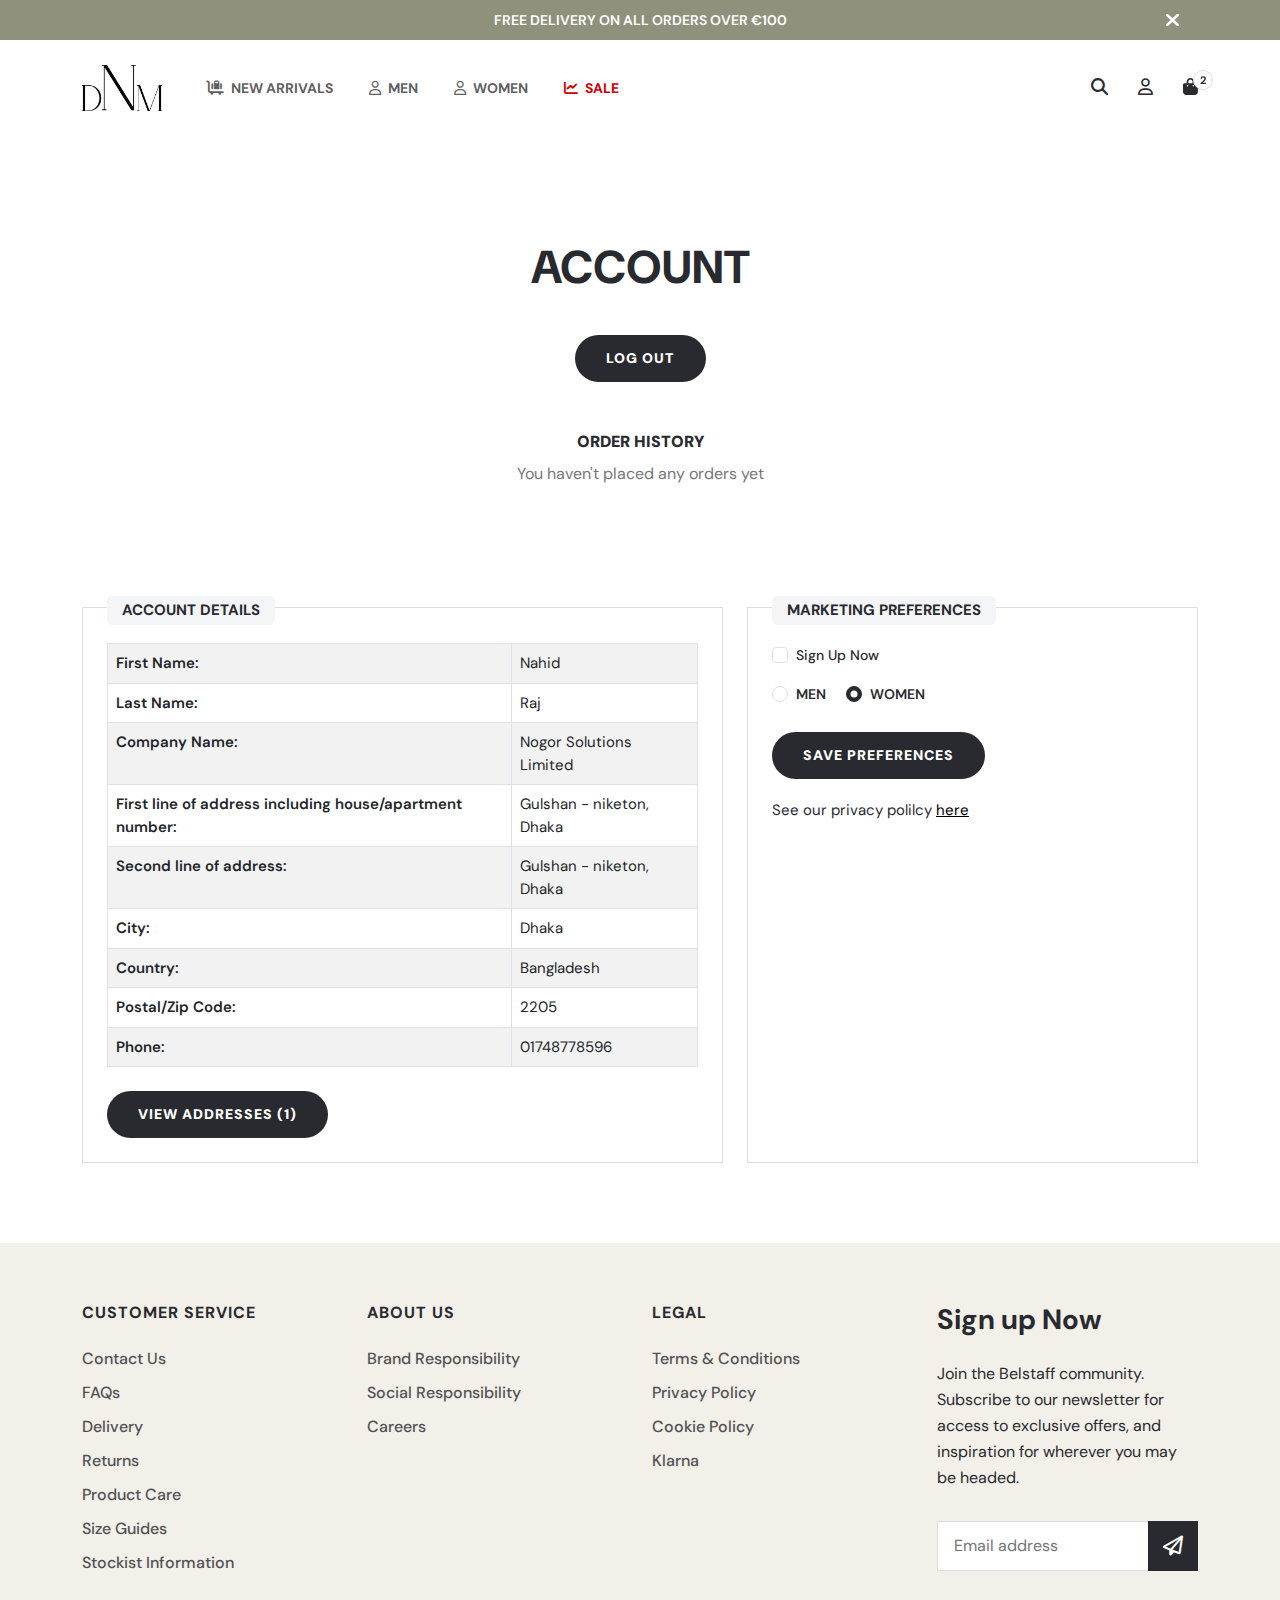
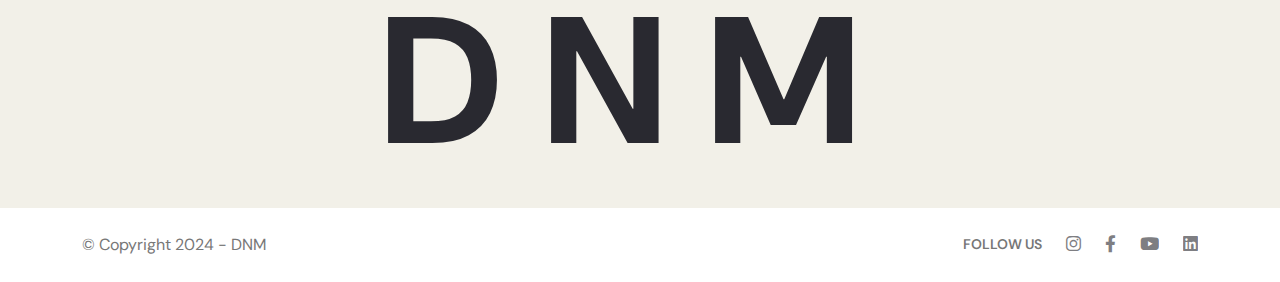
<file: account.html>
<!DOCTYPE html>
<html lang="en">

<head>
  <meta charset="UTF-8">
  <meta http-equiv="X-UA-Compatible" content="IE=edge">
  <meta name="viewport"
    content="width=device-width, initial-scale=1.0, maximum-scale=5.0, minimum-scale=1.0, user-scalable=yes">
  <title>Ecommerce</title>
  <link rel="shortcut icon" href="" type="image/x-icon">
  <!--all css link -->
  <link rel="stylesheet" href="css/bootstrap.min.css">
  <link rel="stylesheet" href="fontawsome/css/all.min.css">
  <link rel="stylesheet" href="fontawsome/css/fontawesome.min.css">
  <link rel="stylesheet" href="css/slick.css">
  <link rel="stylesheet" href="css/animate.min.css">
  <link rel="stylesheet" href="css/magnific-popup.css">
  <!-- <link rel="stylesheet" href="css/aos.css"> -->
  <link rel="stylesheet" href="css/style.css">
  <link rel="stylesheet" href="css/responsive.css">
</head>



<body>
  <!-- top header area start -->
  <div class="top_header position-relative">
    <button class="close_top_header"><i class="fa-solid fa-xmark"></i></button>
    <div class="top_header_slider">
      <div class="slider_item">
        <div class="slider_one text-center">
          <p>FREE DELIVERY ON ALL ORDERS OVER €100</p>
        </div>
      </div>
      <div class="slider_item">
        <div class="slider_two">

          <ul class="list-unstyled">
            <li>
              <p>
                SALE: UP TO 50% OFF
              </p>
            </li>
            <li><a href="#">Shop Men</a></li>
            <li><a href="#">Shop Women</a></li>
          </ul>
        </div>
      </div>
    </div>
  </div>
  <!-- top header area end -->
  <!-- header area start -->
  <div id="header-fixed-height"></div>
  <header class="header_area" id="sticky-header">
    <!-- main menu area start -->
    <nav class="navbar navbar-expand-lg d-none d-lg-block">
      <div class="container">
        <a class="navbar-brand" href="index.html">
          <img src="images/logo.png" alt="logo" width="80">
        </a>
        <button class="navbar-toggler" type="button" data-bs-toggle="collapse" data-bs-target="#navbarScroll"
          aria-controls="navbarScroll" aria-expanded="false" aria-label="Toggle navigation">
          <span class="navbar-toggler-icon"></span>
        </button>
        <div class="collapse navbar-collapse" id="navbarScroll">
          <ul class="navbar-nav me-auto my-2 my-lg-0 navbar-nav-scroll" style="--bs-scroll-height: 100px;">
            <li class="nav-item">
              <a class="nav-link" aria-current="page" href="#"><i class="fas fa-luggage-cart"></i> New Arrivals</a>
              <div class="sub_menu_one">
                <div class="row gx-xxl-5">
                  <div class="col-lg-3 sub_menu_item_label">
                    <div class="sub_menu_item">
                      <div class="text">
                        <h3 class="title">Men's New Arrivals</h3>
                        <a href="category.html" class="view_all">View All</a>
                      </div>
                      <div class="image">
                        <img src="images/q-1.webp" alt="q-1" class="img-fluid w-100">
                      </div>
                    </div>
                  </div>
                  <div class="col-lg-3 sub_menu_item_label">
                    <div class="sub_menu_item">
                      <div class="text">
                        <h3 class="title">Men's New Arrivals</h3>
                        <a href="category.html" class="view_all">View All</a>
                      </div>
                      <div class="image">
                        <img src="images/q-2.webp" alt="q-2" class="img-fluid w-100">
                      </div>
                    </div>
                  </div>
                  <div class="col-lg-3 sub_menu_item_label">
                    <div class="sub_menu_item">
                      <div class="text">
                        <h3 class="title">Men's New Arrivals</h3>
                        <a href="category.html" class="view_all">View All</a>
                      </div>
                      <div class="image">
                        <img src="images/q-3.webp" alt="q-3" class="img-fluid w-100">
                      </div>
                    </div>
                  </div>
                  <div class="col-lg-3 sub_menu_item_label">
                    <div class="sub_menu_item">
                      <div class="text">
                        <h3 class="title">Men's New Arrivals</h3>
                        <a href="category.html" class="view_all">View All</a>
                      </div>
                      <div class="image">
                        <img src="images/q-4.webp" alt="q-4" class="img-fluid w-100">
                      </div>
                    </div>
                  </div>
                </div>
              </div>
            </li>
            <li class="nav-item">
              <a class="nav-link" href="#"><i class="far fa-user"></i> Men</a>
              <div class="sub_menu_one sub_menu_two">
                <div class="row gx-xxl-5">
                  <div class="col-lg-2 sub_menu_item_label">
                    <div class="sub_menu_item">
                      <div class="text">
                        <h3 class="title">New Arrivals</h3>
                        <a href="category.html" class="view_all">View All</a>
                      </div>
                      <div class="image">
                        <a href="category.html" class="d-block w-100"><img src="images/q-5.webp" alt="q-5"
                            class="img-fluid w-100"></a>
                      </div>
                      <a href="category.html" class="image_title">Just Landed</a>
                      <div class="text mb-0 mt-4">
                        <h3 class="title">Collections</h3>
                      </div>
                      <ul class="list-unstyled">
                        <li><a href="category.html">Icons</a></li>
                        <li><a href="category.html">Gore-Tex</a></li>
                        <li><a href="category.html">Loundewear</a></li>
                        <li><a href="category.html">Gifts for Him</a></li>
                      </ul>
                    </div>
                  </div>
                  <div class="col-lg-2 sub_menu_item_label">
                    <div class="sub_menu_item">
                      <div class="text">
                        <h3 class="title">Outerwear</h3>
                      </div>
                      <ul class="list-unstyled">
                        <li><a href="category.html">Outerwear Best Sellers</a></li>
                        <li><a href="category.html">Leather Jackets</a></li>
                        <li><a href="category.html">Waxed Jackets</a></li>
                        <li><a href="category.html">Quilt & Down Jackets</a></li>
                        <li><a href="category.html">Suede & Shearling Jackets</a></li>
                        <li><a href="category.html">Lightweight Jackets</a></li>
                        <li><a href="category.html">Overshirts</a></li>
                        <li><a href="category.html">Gilets</a></li>
                        <li><a href="category.html">Coats & Parkas</a></li>
                      </ul>
                      <div class="text mt-1">
                        <a href="#" class="view_all">View All</a>
                      </div>
                    </div>
                  </div>
                  <div class="col-lg-2 sub_menu_item_label">
                    <div class="sub_menu_item">
                      <div class="text">
                        <h3 class="title">Clothing</h3>
                      </div>
                      <ul class="list-unstyled">
                        <li><a href="category.html">Knitwear</a></li>
                        <li><a href="category.html">T Shirts & Polos</a></li>
                        <li><a href="category.html">Hoodies & Sweatshirts</a></li>
                        <li><a href="category.html">Shirts</a></li>
                        <li><a href="category.html">Jeans & Trousers</a></li>
                        <li><a href="category.html">Shorts</a></li>
                      </ul>
                      <div class="text mt-1">
                        <a href="category.html" class="view_all">View All</a>
                      </div>
                      <div class="image">
                        <a href="category.html" class="d-block w-100"><img src="images/q-3.webp" alt="q-3"
                            class="img-fluid w-100"></a>
                      </div>
                      <a href="category.html" class="image_title">SHOP KNITWEAR</a>
                    </div>
                  </div>
                  <div class="col-lg-2 sub_menu_item_label">
                    <div class="sub_menu_item">
                      <div class="text">
                        <h3 class="title">Footwear</h3>
                        <ul class="list-unstyled">
                          <li><a href="category.html">Boots</a></li>
                          <li><a href="category.html">Trainers</a></li>
                        </ul>
                        <a href="category.html" class="view_all">View All</a>
                      </div>
                    </div>
                  </div>
                  <div class="col-lg-2 sub_menu_item_label">
                    <div class="sub_menu_item">
                      <div class="text">
                        <h3 class="title">Accessories</h3>
                        <ul class="list-unstyled">
                          <li><a href="category.html">Bags</a></li>
                          <li><a href="category.html">Wallets</a></li>
                          <li><a href="category.html">Belts</a></li>
                          <li><a href="category.html">Gloves</a></li>
                          <li><a href="category.html">Hats</a></li>
                          <li><a href="category.html">Scarves</a></li>
                          <li><a href="category.html">Patches & Pins</a></li>
                          <li><a href="category.html">Product Care</a></li>
                        </ul>
                        <a href="category.html" class="view_all">View All</a>
                      </div>
                    </div>
                  </div>
                  <div class="col-lg-2 sub_menu_item_label">
                    <div class="sub_menu_item">
                      <div class="text">
                        <h3 class="title">Motorcycle</h3>
                      </div>
                      <ul class="list-unstyled">
                        <li><a href="category.html">Waxed Motorcycle Jackets</a></li>
                        <li><a href="category.html">Leather Motorcycle Jackets</a></li>
                        <li><a href="category.html">Textile Motorcycle Jackets</a></li>
                        <li><a href="category.html">Motorcycle Trousers</a></li>
                        <li><a href="category.html">Motorcycle Boots</a></li>
                        <li><a href="category.html">Motorcycle Accessories</a></li>
                      </ul>
                      <div class="text mt-1">
                        <a href="category.html" class="view_all">View All</a>
                      </div>
                      <div class="image">
                        <a href="category.html" class="d-block w-100"><img src="images/q-5.webp" alt="q-3"
                            class="img-fluid w-100"></a>
                      </div>
                      <a href="category.html" class="image_title">Motorcycle Style</a>
                    </div>
                  </div>
                </div>
              </div>
            </li>
            <li class="nav-item">
              <a class="nav-link" href="#"><i class="far fa-user"></i> Women</a>
              <div class="sub_menu_one sub_menu_two">
                <div class="row gx-xxl-5">
                  <div class="col-lg-2 sub_menu_item_label">
                    <div class="sub_menu_item">
                      <div class="text">
                        <h3 class="title">New Arrivals</h3>
                        <a href="category.html" class="view_all">View All</a>
                      </div>
                      <div class="image">
                        <a href="category.html" class="d-block w-100"><img src="images/q-5.webp" alt="q-5"
                            class="img-fluid w-100"></a>
                      </div>
                      <a href="#" class="image_title">Just Landed</a>
                      <div class="text mb-0 mt-4">
                        <h3 class="title">Collections</h3>
                      </div>
                      <ul class="list-unstyled">
                        <li><a href="category.html">Icons</a></li>
                        <li><a href="category.html">Gore-Tex</a></li>
                        <li><a href="category.html">Loundewear</a></li>
                        <li><a href="category.html">Gifts for Him</a></li>
                      </ul>
                    </div>
                  </div>
                  <div class="col-lg-2 sub_menu_item_label">
                    <div class="sub_menu_item">
                      <div class="text">
                        <h3 class="title">Outerwear</h3>
                      </div>
                      <ul class="list-unstyled">
                        <li><a href="category.html">Outerwear Best Sellers</a></li>
                        <li><a href="category.html">Leather Jackets</a></li>
                        <li><a href="category.html">Waxed Jackets</a></li>
                        <li><a href="category.html">Quilt & Down Jackets</a></li>
                        <li><a href="category.html">Suede & Shearling Jackets</a></li>
                        <li><a href="category.html">Lightweight Jackets</a></li>
                        <li><a href="category.html">Overshirts</a></li>
                        <li><a href="category.html">Gilets</a></li>
                        <li><a href="category.html">Coats & Parkas</a></li>
                      </ul>
                      <div class="text mt-1">
                        <a href="category.html" class="view_all">View All</a>
                      </div>
                    </div>
                  </div>
                  <div class="col-lg-2 sub_menu_item_label">
                    <div class="sub_menu_item">
                      <div class="text">
                        <h3 class="title">Clothing</h3>
                      </div>
                      <ul class="list-unstyled">
                        <li><a href="category.html">Knitwear</a></li>
                        <li><a href="category.html">T Shirts & Polos</a></li>
                        <li><a href="category.html">Hoodies & Sweatshirts</a></li>
                        <li><a href="category.html">Shirts</a></li>
                        <li><a href="category.html">Jeans & Trousers</a></li>
                        <li><a href="category.html">Shorts</a></li>
                      </ul>
                      <div class="text mt-1">
                        <a href="category.html" class="view_all">View All</a>
                      </div>
                      <div class="image">
                        <a href="category.html" class="d-block w-100"><img src="images/q-3.webp" alt="q-3"
                            class="img-fluid w-100"></a>
                      </div>
                      <a href="category.html" class="image_title">SHOP KNITWEAR</a>
                    </div>
                  </div>
                  <div class="col-lg-2 sub_menu_item_label">
                    <div class="sub_menu_item">
                      <div class="text">
                        <h3 class="title">Footwear</h3>
                        <ul class="list-unstyled">
                          <li><a href="category.html">Boots</a></li>
                          <li><a href="category.html">Trainers</a></li>
                        </ul>
                        <a href="category.html" class="view_all">View All</a>
                      </div>
                    </div>
                  </div>
                  <div class="col-lg-2 sub_menu_item_label">
                    <div class="sub_menu_item">
                      <div class="text">
                        <h3 class="title">Accessories</h3>
                        <ul class="list-unstyled">
                          <li><a href="category.html">Bags</a></li>
                          <li><a href="category.html">Wallets</a></li>
                          <li><a href="category.html">Belts</a></li>
                          <li><a href="category.html">Gloves</a></li>
                          <li><a href="category.html">Hats</a></li>
                          <li><a href="category.html">Scarves</a></li>
                          <li><a href="category.html">Patches & Pins</a></li>
                          <li><a href="category.html">Product Care</a></li>
                        </ul>
                        <a href="category.html" class="view_all">View All</a>
                      </div>
                    </div>
                  </div>
                  <div class="col-lg-2 sub_menu_item_label">
                    <div class="sub_menu_item">
                      <div class="text">
                        <h3 class="title">Motorcycle</h3>
                      </div>
                      <ul class="list-unstyled">
                        <li><a href="category.html">Waxed Motorcycle Jackets</a></li>
                        <li><a href="category.html">Leather Motorcycle Jackets</a></li>
                        <li><a href="category.html">Textile Motorcycle Jackets</a></li>
                        <li><a href="category.html">Motorcycle Trousers</a></li>
                        <li><a href="category.html">Motorcycle Boots</a></li>
                        <li><a href="category.html">Motorcycle Accessories</a></li>
                      </ul>
                      <div class="text mt-1">
                        <a href="category.html" class="view_all">View All</a>
                      </div>
                      <div class="image">
                        <a href="category.html" class="d-block w-100"><img src="images/q-5.webp" alt="q-3"
                            class="img-fluid w-100"></a>
                      </div>
                      <a href="#" class="image_title">Motorcycle Style</a>
                    </div>
                  </div>
                </div>
              </div>
            </li>
            <li class="nav-item">
              <a class="nav-link sale" href="#"><i class="fas fa-chart-line"></i> Sale</a>
              <div class="sub_menu_one">
                <div class="row gx-xxl-5">
                  <div class="col-lg-6 sub_menu_item_label">
                    <div class="sub_menu_item">
                      <div class="row">
                        <div class="col-lg-6">
                          <div class="text">
                            <h3 class="title">SALE FOR HIM</h3>
                          </div>
                          <ul class="list-unstyled">
                            <li><a href="category.html">Knitwear</a></li>
                            <li><a href="category.html">T Shirts & Polos</a></li>
                            <li><a href="category.html">Hoodies & Sweatshirts</a></li>
                            <li><a href="category.html">Shirts</a></li>
                            <li><a href="category.html">Jeans & Trousers</a></li>
                            <li><a href="category.html">Shorts</a></li>
                          </ul>
                          <div class="text mt-1">
                            <a href="category.html" class="view_all">View All</a>
                          </div>
                        </div>
                        <div class="col-lg-6">
                          <div class="image">
                            <a href="category.html" class="d-block w-100"><img src="images/q-3.webp" alt="q-3"
                                class="img-fluid w-100"></a>
                          </div>
                        </div>
                      </div>
                    </div>
                  </div>
                  <div class="col-lg-6 sub_menu_item_label">
                    <div class="sub_menu_item">
                      <div class="row">
                        <div class="col-lg-6">
                          <div class="text">
                            <h3 class="title">SALE FOR HER</h3>
                          </div>
                          <ul class="list-unstyled">
                            <li><a href="category.html">Knitwear</a></li>
                            <li><a href="category.html">T Shirts & Polos</a></li>
                            <li><a href="category.html">Hoodies & Sweatshirts</a></li>
                            <li><a href="category.html">Shirts</a></li>
                            <li><a href="category.html">Jeans & Trousers</a></li>
                            <li><a href="category.html">Shorts</a></li>
                          </ul>
                          <div class="text mt-1">
                            <a href="category.html" class="view_all">View All</a>
                          </div>
                        </div>
                        <div class="col-lg-6">
                          <div class="image">
                            <a href="category.html" class="d-block w-100"><img src="images/q-3.webp" alt="q-3"
                                class="img-fluid w-100"></a>
                          </div>
                        </div>
                      </div>
                    </div>
                  </div>
                </div>
              </div>
            </li>
          </ul>
          <div class="menu_right_option">
            <ul class="list-unstyled">
              <!-- <li><button class="language">EN</button></li> -->
              <li>
                <button class="search"><i class="fas fa-search"></i></button>
                <div class="search_field">
                  <div class="input_groups">
                    <input type="text" placeholder="Search here">
                    <button class="search_btn" type="submit"><i class="fa-solid fa-magnifying-glass"></i></button>
                    <button class="close_search_field"><i class="fa-solid fa-xmark"></i></button>
                  </div>
                </div>
              </li>
              <li><a class="menu_option_" href="login.html"><i class="far fa-user"></i></a></li>
              <li class="shopping_bag position-relative">
                <a class="menu_option_" href="cart.html"><i class="fas fa-shopping-bag"></i><span>2</span></a>
                <div class="cart-option">
                  <div class="cart-prd">
                    <ul>
                      <li class="d-flex">
                        <div class="img">
                          <a href="product-details.html"><img src="images/1.webp" alt="01" width="100"
                              class="img-fluid"></a>
                        </div>
                        <div class="text">
                          <a href="product-details.html">signature quarter zip sweatshirt</a>
                          <ul class="list-unstyled">
                            <li>Size: <b>XL</b></li>
                            <li>Color: <b>White</b></li>
                            <li>Price: <b>€97.00</b> <b class="text-decoration-line-through ms-4">€197.0</b></li>
                          </ul>
                        </div>
                        <div class="button">
                          <button type="button"><i class="far fa-trash-alt"></i></button>
                        </div>
                      </li>
                      <li class="d-flex">
                        <div class="img">
                          <a href="product-details.html"><img src="images/2.webp" alt="01" width="100"
                              class="img-fluid"></a>
                        </div>
                        <div class="text">
                          <a href="product-details.html">signature quarter zip sweatshirt</a>
                          <ul class="list-unstyled">
                            <li>Size: <b>XL</b></li>
                            <li>Color: <b>White</b></li>
                            <li>Price: <b>€97.00</b> <b class="text-decoration-line-through ms-4">€197.0</b></li>
                          </ul>
                        </div>
                        <div class="button">
                          <button type="button"><i class="far fa-trash-alt"></i></button>
                        </div>
                      </li>
                      <li class="d-flex">
                        <div class="img">
                          <a href="product-details.html"><img src="images/3.webp" alt="01" width="100"
                              class="img-fluid"></a>
                        </div>
                        <div class="text">
                          <a href="product-details.html">signature quarter zip sweatshirt</a>
                          <ul class="list-unstyled">
                            <li>Size: <b>XL</b></li>
                            <li>Color: <b>White</b></li>
                            <li>Price: <b>€97.00</b> <b class="text-decoration-line-through ms-4">€197.0</b></li>
                          </ul>
                        </div>
                        <div class="button">
                          <button type="button"><i class="far fa-trash-alt"></i></button>
                        </div>
                      </li>
                    </ul>
                  </div>
                  <div class="cart-bottom">
                    <div class="cart-price">
                      <div class="d-flex justify-content-between">
                        <div class="total">
                          <h5>Total before shipping</h5>
                        </div>
                        <div class="prd_price">
                          <small>$ 200</small>
                        </div>
                      </div>
                    </div>
                    <div class="cart-action d-flex justify-content-center">
                      <a href="">Check Out Securely</a>
                    </div>
                  </div>
                </div>
              </li>
            </ul>
          </div>
        </div>
      </div>
    </nav>
    <!-- main menu area end -->
    <!-- mobile menu area start -->
    <div class="mobile-menu-area d-block d-lg-none">
      <div class="mobile-topbar">
        <div class="container">
          <div class="d-flex justify-content-between align-items-center">
            <div class="logo">
              <a href="index.html">
                <img src="images/logo.png" alt="logo" width="70">
              </a>
            </div>
            <div class="mobile_menu_option d-flex align-items-center">
              <div class="menu_right_option me-4">
                <ul class="list-unstyled">
                  <!-- <li><button class="language">EN</button></li> -->
                  <li>
                    <button class="search"><i class="fas fa-search"></i></button>
                    <div class="search_field">
                      <div class="input_groups">
                        <input type="text" placeholder="Search here">
                        <button class="search_btn" type="submit"><i class="fa-solid fa-magnifying-glass"></i></button>
                        <button class="close_search_field"><i class="fa-solid fa-xmark"></i></button>
                      </div>
                    </div>
                  </li>
                  <li><a class="menu_option_" href="login.html"><i class="far fa-user"></i></a></li>
                  <li class="shopping_bag position-relative">
                    <a class="menu_option_" href="cart.html"><i class="fas fa-shopping-bag"></i><span>2</span></a>
                    <div class="cart-option">
                      <div class="cart-prd">
                        <ul>
                          <li class="d-flex">
                            <div class="img">
                              <a href="product-details.html"><img src="images/1.webp" alt="01" width="100"
                                  class="img-fluid"></a>
                            </div>
                            <div class="text">
                              <a href="product-details.html">signature quarter zip sweatshirt</a>
                              <ul class="list-unstyled">
                                <li>Size: <b>XL</b></li>
                                <li>Color: <b>White</b></li>
                                <li>Price: <b>€97.00</b> <b class="text-decoration-line-through ms-4">€197.0</b></li>
                              </ul>
                            </div>
                            <div class="button">
                              <button type="button"><i class="far fa-trash-alt"></i></button>
                            </div>
                          </li>
                          <li class="d-flex">
                            <div class="img">
                              <a href="product-details.html"><img src="images/2.webp" alt="01" width="100"
                                  class="img-fluid"></a>
                            </div>
                            <div class="text">
                              <a href="product-details.html">signature quarter zip sweatshirt</a>
                              <ul class="list-unstyled">
                                <li>Size: <b>XL</b></li>
                                <li>Color: <b>White</b></li>
                                <li>Price: <b>€97.00</b> <b class="text-decoration-line-through ms-4">€197.0</b></li>
                              </ul>
                            </div>
                            <div class="button">
                              <button type="button"><i class="far fa-trash-alt"></i></button>
                            </div>
                          </li>
                          <li class="d-flex">
                            <div class="img">
                              <a href="product-details.html"><img src="images/3.webp" alt="01" width="100"
                                  class="img-fluid"></a>
                            </div>
                            <div class="text">
                              <a href="product-details.html">signature quarter zip sweatshirt</a>
                              <ul class="list-unstyled">
                                <li>Size: <b>XL</b></li>
                                <li>Color: <b>White</b></li>
                                <li>Price: <b>€97.00</b> <b class="text-decoration-line-through ms-4">€197.0</b></li>
                              </ul>
                            </div>
                            <div class="button">
                              <button type="button"><i class="far fa-trash-alt"></i></button>
                            </div>
                          </li>
                        </ul>
                      </div>
                      <div class="cart-bottom">
                        <div class="cart-price">
                          <div class="d-flex justify-content-between">
                            <div class="total">
                              <h5>Total before shipping</h5>
                            </div>
                            <div class="prd_price">
                              <small>$ 200</small>
                            </div>
                          </div>
                        </div>
                        <div class="cart-action d-flex justify-content-center">
                          <a href="checkout.html">Check Out Securely</a>
                        </div>
                      </div>
                    </div>
                  </li>
                </ul>
              </div>
              <div class="bars">
                <i class="fas fa-bars"></i>
              </div>
            </div>
          </div>
        </div>
      </div>
      <div class="mobile-menu-overlay"></div>
      <div class="mobile-menu-main">
        <div class="logo">
          <a href="index.html"><img src="images/logo.png" alt="logo" width="70"></a>
        </div>
        <div class="close-mobile-menu"><i class="fas fa-times"></i></div>
        <div class="menu-body">
          <div class="menu-list">
            <ul class="list-unstyled">
              <li class="sub-mobile-menu">
                <a href="#">New Arrivals <i class="fas fa-chevron-down float-end"></i></a>
                <ul class="list-unstyled">
                  <li><a href="#">Men's New Arrivals</a></li>
                  <li><a href="#">Women's New Arrivals</a></li>
                  <li><a href="#">Men's New Outerwear</a></li>
                  <li><a href="#">Women's New Outerwear</a></li>
                </ul>
              </li>
              <li class="sub-mobile-menu">
                <a href="#">Men <i class="fas fa-chevron-down float-end"></i></a>
                <ul class="list-unstyled">
                  <li class="sub-mobile-menu">
                    <a href="#">
                      New Arrivals <i class="fas fa-chevron-down float-end"></i>
                      <ul class="list-unstyled">
                        <li><a href="#">Men's New Arrivals</a></li>
                        <li><a href="#">Women's New Arrivals</a></li>
                        <li><a href="#">Men's New Outerwear</a></li>
                        <li><a href="#">Women's New Outerwear</a></li>
                      </ul>
                    </a>
                  </li>
                  <li class="sub-mobile-menu">
                    <a href="#">
                      Collections <i class="fas fa-chevron-down float-end"></i>
                      <ul class="list-unstyled">
                        <li><a href="#">Men's New Arrivals</a></li>
                        <li><a href="#">Women's New Arrivals</a></li>
                        <li><a href="#">Men's New Outerwear</a></li>
                        <li><a href="#">Women's New Outerwear</a></li>
                      </ul>
                    </a>
                  </li>
                  <li class="sub-mobile-menu">
                    <a href="#">
                      Outerwear <i class="fas fa-chevron-down float-end"></i>
                      <ul class="list-unstyled">
                        <li><a href="#">Men's New Arrivals</a></li>
                        <li><a href="#">Women's New Arrivals</a></li>
                        <li><a href="#">Men's New Outerwear</a></li>
                        <li><a href="#">Women's New Outerwear</a></li>
                      </ul>
                    </a>
                  </li>
                  <li class="sub-mobile-menu">
                    <a href="#">
                      Clothing <i class="fas fa-chevron-down float-end"></i>
                      <ul class="list-unstyled">
                        <li><a href="#">Men's New Arrivals</a></li>
                        <li><a href="#">Women's New Arrivals</a></li>
                        <li><a href="#">Men's New Outerwear</a></li>
                        <li><a href="#">Women's New Outerwear</a></li>
                      </ul>
                    </a>
                  </li>
                  <li class="sub-mobile-menu">
                    <a href="#">
                      Footwear <i class="fas fa-chevron-down float-end"></i>
                      <ul class="list-unstyled">
                        <li><a href="#">Men's New Arrivals</a></li>
                        <li><a href="#">Women's New Arrivals</a></li>
                        <li><a href="#">Men's New Outerwear</a></li>
                        <li><a href="#">Women's New Outerwear</a></li>
                      </ul>
                    </a>
                  </li>
                </ul>
              </li>
            </ul>
          </div>
        </div>
        <div class="">

        </div>
      </div>
    </div>
    <!-- mobile menu area end -->
  </header>
  <!-- header area end -->


  <!-- main area start -->
  <main>
    <!-- account area start -->
    <section class="account_area">
      <div class="container">
        <div class="account_main">
          <div class="text-center">
            <h3 class="account_title">Account</h3>
            <a class="logout_btn" href="login.html">Log Out</a>
          </div>
          <div class="order_history text-center">
            <h4 class="title">order history</h4>
            <p>You haven't placed any orders yet</p>
          </div>
          <div class="more_info">
            <div class="row">
              <div class="col-lg-7">
                <fieldset>
                  <span>Account Details</span>
                  <div class="table-responsive">
                    <table class="table table-striped table-bordered mb-0">
                      <tbody>
                        <tr>
                          <th>First Name:</th>
                          <td>Nahid</td>
                        </tr>
                        <tr>
                          <th>Last Name:</th>
                          <td>Raj</td>
                        </tr>
                        <tr>
                          <th>Company Name:</th>
                          <td>Nogor Solutions Limited</td>
                        </tr>
                        <tr>
                          <th>First line of address including house/apartment number:</th>
                          <td>Gulshan - niketon, Dhaka</td>
                        </tr>
                        <tr>
                          <th>Second line of address:</th>
                          <td>Gulshan - niketon, Dhaka</td>
                        </tr>
                        <tr>
                          <th>City:</th>
                          <td>Dhaka</td>
                        </tr>
                        <tr>
                          <th>Country:</th>
                          <td>Bangladesh</td>
                        </tr>
                        <tr>
                          <th>Postal/Zip Code:</th>
                          <td>2205</td>
                        </tr>
                        <tr>
                          <th>Phone:</th>
                          <td>01748778596</td>
                        </tr>
                      </tbody>
                    </table>
                  </div>
                  <a class="logout_btn mt-4" href="view-address.html">View addresses (1)</a>
                </fieldset>
              </div>
              <div class="col-lg-5 mt-5 mt-lg-0">
                <fieldset>
                  <span>Marketing Preferences</span>
                  <div class="sign_up_now text-start">
                    <div class="form-check">
                      <input class="form-check-input shadow-none" type="checkbox" value="" id="flexCheckDefault">
                      <label class="form-check-label" for="flexCheckDefault">
                        Sign Up Now
                      </label>
                    </div>
                  </div>
                  <div class="select_gender">
                    <div class="form-check">
                      <input class="form-check-input shadow-none" type="radio" name="flexRadioDefault"
                        id="flexRadioDefault1">
                      <label class="form-check-label" for="flexRadioDefault1">
                        Men
                      </label>
                    </div>
                    <div class="form-check">
                      <input class="form-check-input shadow-none" type="radio" name="flexRadioDefault"
                        id="flexRadioDefault2" checked>
                      <label class="form-check-label" for="flexRadioDefault2">
                        Women
                      </label>
                    </div>
                  </div>
                  <a class="logout_btn mt-4" href="#">Save preferences</a>
                  <div>
                    <small class="privacy_policy">See our privacy polilcy <button
                        class="common_action">here</button></small>
                  </div>
                </fieldset>
              </div>
            </div>
          </div>
        </div>
      </div>
    </section>
    <!-- account area end -->
  </main>
  <!-- main area end -->

  <!-- footer area start -->
  <footer class="footer_area">
    <div class="footer_top">
      <div class="container">
        <div class="row g-4">
          <div class="col-lg-3 col-md-6">
            <div class="footer_widget">
              <h3 class="footer_title">Customer Service</h3>
              <ul class="list-unstyled">
                <li><a href="#">Contact Us</a></li>
                <li><a href="#">FAQs</a></li>
                <li><a href="#">Delivery</a></li>
                <li><a href="#">Returns</a></li>
                <li><a href="#">Product Care</a></li>
                <li><a href="#">Size Guides</a></li>
                <li><a href="#">Stockist Information</a></li>
              </ul>
            </div>
          </div>
          <div class="col-lg-3 col-md-6">
            <div class="footer_widget">
              <h3 class="footer_title">About us</h3>
              <ul class="list-unstyled">
                <li><a href="#">Brand Responsibility</a></li>
                <li><a href="#">Social Responsibility</a></li>
                <li><a href="#">Careers</a></li>
              </ul>
            </div>
          </div>
          <div class="col-lg-3 col-md-6">
            <div class="footer_widget">
              <h3 class="footer_title">Legal</h3>
              <ul class="list-unstyled">
                <li><a href="#">Terms & Conditions</a></li>
                <li><a href="#">Privacy Policy</a></li>
                <li><a href="#">Cookie Policy</a></li>
                <li><a href="#">Klarna</a></li>
              </ul>
            </div>
          </div>
          <div class="col-lg-3 col-md-6">
            <div class="footer_widget">
              <h3 class="footer_title_big">Sign up Now
              </h3>
              <p>Join the Belstaff community. Subscribe to our newsletter for access to exclusive offers, and
                inspiration
                for wherever you may be headed.</p>
              <form action="#">
                <div class="input_groups position-relative">
                  <input type="text" placeholder="Email address">
                  <button type="submit"><i class="fa-regular fa-paper-plane"></i></button>
                </div>
              </form>
            </div>
          </div>
        </div>
        <div class="branding">
          <h3 class="title">DNM</h3>
        </div>
      </div>
    </div>
    <div class="footer_btm">
      <div class="container">
        <div class="row">
          <div class="col-lg-6 col-md-6 text-center text-md-start">
            <p>&copy; Copyright 2024 - DNM</p>
          </div>
          <div class="col-lg-6 col-md-6">
            <ul class="list-unstyled justify-content-center justify-content-md-end mt-3 mt-md-0">
              <li>Follow Us</li>
              <li><a href="#"><i class="fab fa-instagram"></i></a></li>
              <li><a href="#"><i class="fab fa-facebook-f"></i></a></li>
              <li><a href="#"><i class="fab fa-youtube"></i></a></li>
              <li><a href="#"><i class="fab fa-linkedin"></i></a></li>
            </ul>
          </div>
        </div>
      </div>
    </div>
  </footer>
  <!-- footer area end -->

  <!-- all js link -->
  <script src="js/jquery-3.6.0.min.js"></script>
  <script src="js/bootstrap.bundle.min.js"></script>
  <script src="js/slick.min.js"></script>
  <!-- <script src="js/aos.js"></script> -->
  <!-- <script src="js/slick-animation.min.js"></script> -->
  <script src="js/jquery.magnific-popup.min.js"></script>
  <script src="js/script.js"></script>
</body>

</html>
</file>
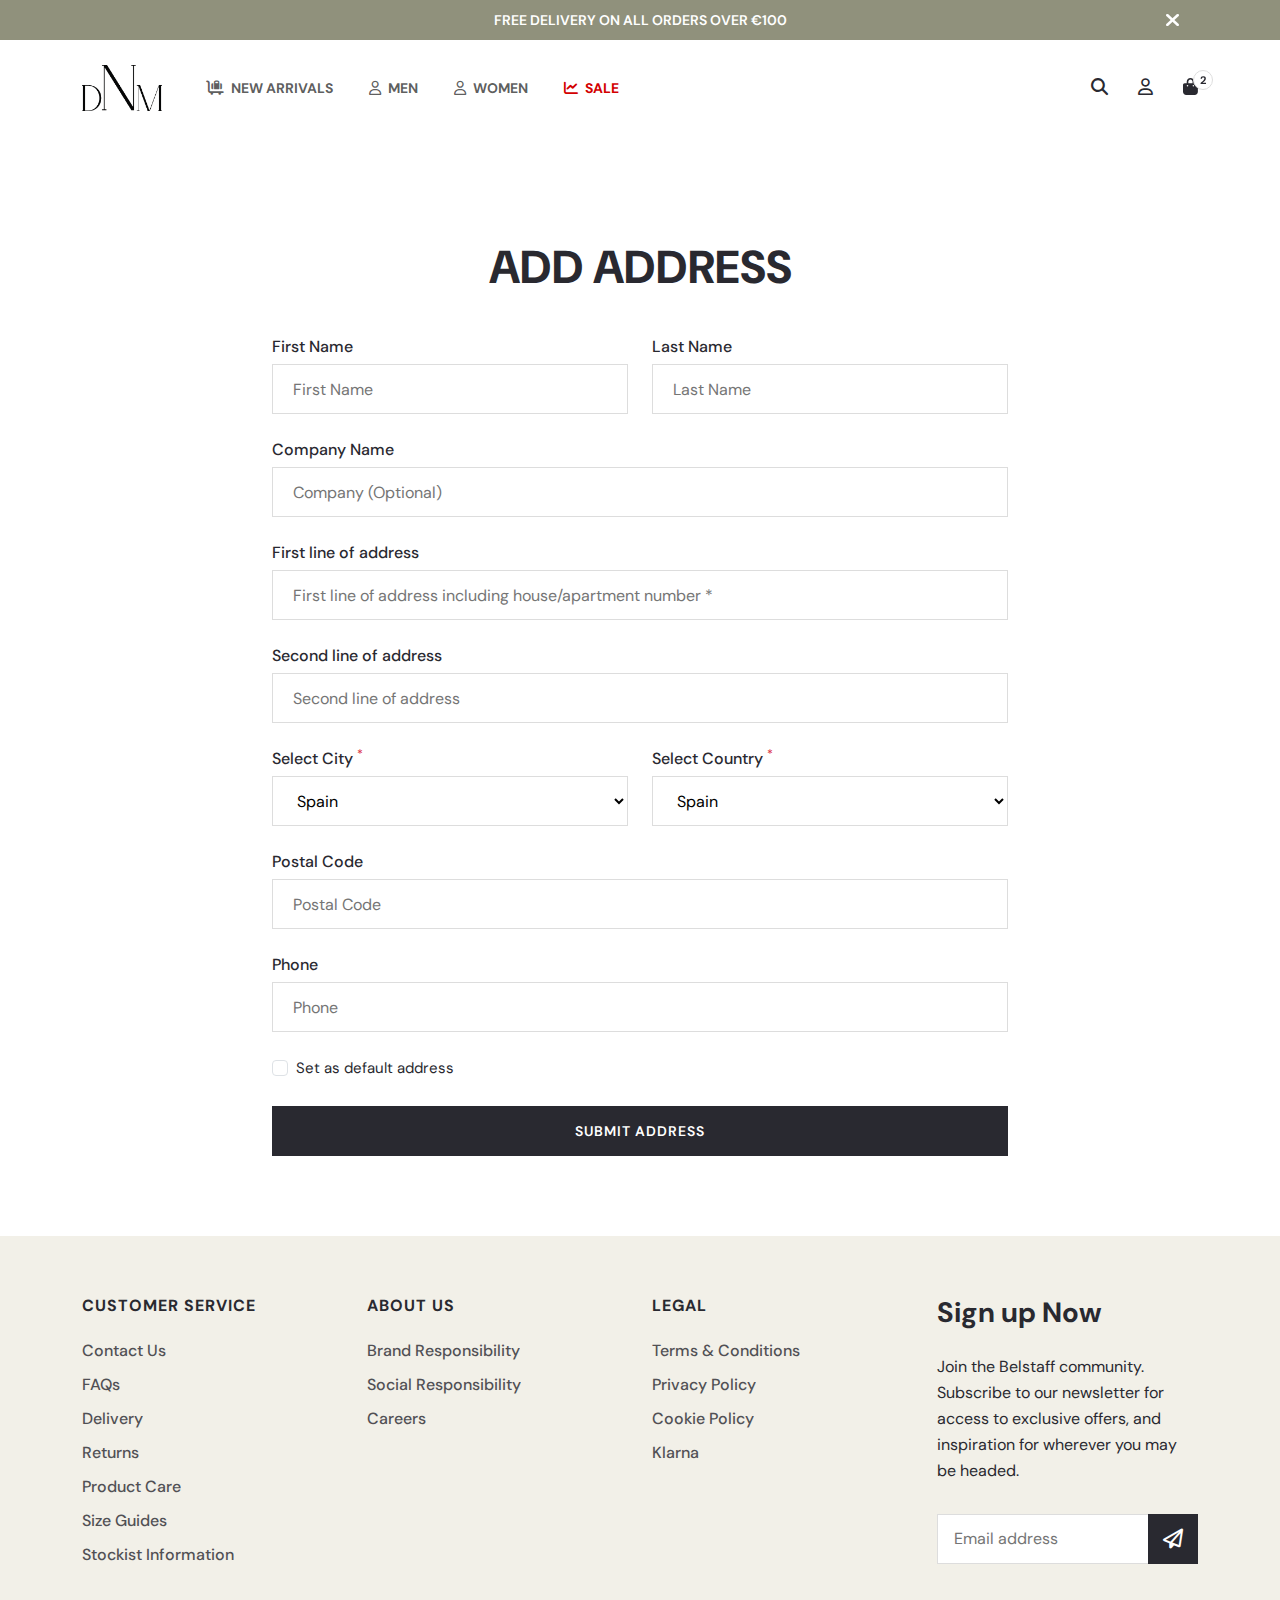
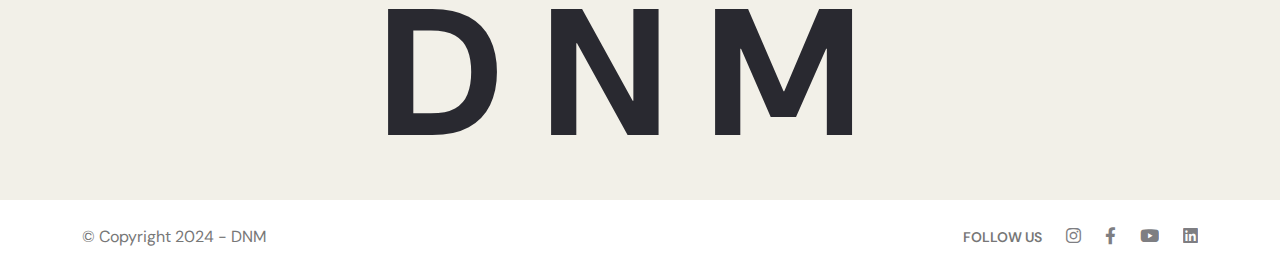
<file: add-new-address.html>
<!DOCTYPE html>
<html lang="en">

<head>
  <meta charset="UTF-8">
  <meta http-equiv="X-UA-Compatible" content="IE=edge">
  <meta name="viewport"
    content="width=device-width, initial-scale=1.0, maximum-scale=5.0, minimum-scale=1.0, user-scalable=yes">
  <title>Ecommerce</title>
  <link rel="shortcut icon" href="" type="image/x-icon">
  <!--all css link -->
  <link rel="stylesheet" href="css/bootstrap.min.css">
  <link rel="stylesheet" href="fontawsome/css/all.min.css">
  <link rel="stylesheet" href="fontawsome/css/fontawesome.min.css">
  <link rel="stylesheet" href="css/slick.css">
  <link rel="stylesheet" href="css/animate.min.css">
  <link rel="stylesheet" href="css/magnific-popup.css">
  <!-- <link rel="stylesheet" href="css/aos.css"> -->
  <link rel="stylesheet" href="css/style.css">
  <link rel="stylesheet" href="css/responsive.css">
</head>



<body>
  <!-- top header area start -->
  <div class="top_header position-relative">
    <button class="close_top_header"><i class="fa-solid fa-xmark"></i></button>
    <div class="top_header_slider">
      <div class="slider_item">
        <div class="slider_one text-center">
          <p>FREE DELIVERY ON ALL ORDERS OVER €100</p>
        </div>
      </div>
      <div class="slider_item">
        <div class="slider_two">

          <ul class="list-unstyled">
            <li>
              <p>
                SALE: UP TO 50% OFF
              </p>
            </li>
            <li><a href="#">Shop Men</a></li>
            <li><a href="#">Shop Women</a></li>
          </ul>
        </div>
      </div>
    </div>
  </div>
  <!-- top header area end -->
  <!-- header area start -->
  <div id="header-fixed-height"></div>
  <header class="header_area" id="sticky-header">
    <!-- main menu area start -->
    <nav class="navbar navbar-expand-lg d-none d-lg-block">
      <div class="container">
        <a class="navbar-brand" href="index.html">
          <img src="images/logo.png" alt="logo" width="80">
        </a>
        <button class="navbar-toggler" type="button" data-bs-toggle="collapse" data-bs-target="#navbarScroll"
          aria-controls="navbarScroll" aria-expanded="false" aria-label="Toggle navigation">
          <span class="navbar-toggler-icon"></span>
        </button>
        <div class="collapse navbar-collapse" id="navbarScroll">
          <ul class="navbar-nav me-auto my-2 my-lg-0 navbar-nav-scroll" style="--bs-scroll-height: 100px;">
            <li class="nav-item">
              <a class="nav-link" aria-current="page" href="#"><i class="fas fa-luggage-cart"></i> New Arrivals</a>
              <div class="sub_menu_one">
                <div class="row gx-xxl-5">
                  <div class="col-lg-3 sub_menu_item_label">
                    <div class="sub_menu_item">
                      <div class="text">
                        <h3 class="title">Men's New Arrivals</h3>
                        <a href="category.html" class="view_all">View All</a>
                      </div>
                      <div class="image">
                        <img src="images/q-1.webp" alt="q-1" class="img-fluid w-100">
                      </div>
                    </div>
                  </div>
                  <div class="col-lg-3 sub_menu_item_label">
                    <div class="sub_menu_item">
                      <div class="text">
                        <h3 class="title">Men's New Arrivals</h3>
                        <a href="category.html" class="view_all">View All</a>
                      </div>
                      <div class="image">
                        <img src="images/q-2.webp" alt="q-2" class="img-fluid w-100">
                      </div>
                    </div>
                  </div>
                  <div class="col-lg-3 sub_menu_item_label">
                    <div class="sub_menu_item">
                      <div class="text">
                        <h3 class="title">Men's New Arrivals</h3>
                        <a href="category.html" class="view_all">View All</a>
                      </div>
                      <div class="image">
                        <img src="images/q-3.webp" alt="q-3" class="img-fluid w-100">
                      </div>
                    </div>
                  </div>
                  <div class="col-lg-3 sub_menu_item_label">
                    <div class="sub_menu_item">
                      <div class="text">
                        <h3 class="title">Men's New Arrivals</h3>
                        <a href="category.html" class="view_all">View All</a>
                      </div>
                      <div class="image">
                        <img src="images/q-4.webp" alt="q-4" class="img-fluid w-100">
                      </div>
                    </div>
                  </div>
                </div>
              </div>
            </li>
            <li class="nav-item">
              <a class="nav-link" href="#"><i class="far fa-user"></i> Men</a>
              <div class="sub_menu_one sub_menu_two">
                <div class="row gx-xxl-5">
                  <div class="col-lg-2 sub_menu_item_label">
                    <div class="sub_menu_item">
                      <div class="text">
                        <h3 class="title">New Arrivals</h3>
                        <a href="category.html" class="view_all">View All</a>
                      </div>
                      <div class="image">
                        <a href="category.html" class="d-block w-100"><img src="images/q-5.webp" alt="q-5"
                            class="img-fluid w-100"></a>
                      </div>
                      <a href="category.html" class="image_title">Just Landed</a>
                      <div class="text mb-0 mt-4">
                        <h3 class="title">Collections</h3>
                      </div>
                      <ul class="list-unstyled">
                        <li><a href="category.html">Icons</a></li>
                        <li><a href="category.html">Gore-Tex</a></li>
                        <li><a href="category.html">Loundewear</a></li>
                        <li><a href="category.html">Gifts for Him</a></li>
                      </ul>
                    </div>
                  </div>
                  <div class="col-lg-2 sub_menu_item_label">
                    <div class="sub_menu_item">
                      <div class="text">
                        <h3 class="title">Outerwear</h3>
                      </div>
                      <ul class="list-unstyled">
                        <li><a href="category.html">Outerwear Best Sellers</a></li>
                        <li><a href="category.html">Leather Jackets</a></li>
                        <li><a href="category.html">Waxed Jackets</a></li>
                        <li><a href="category.html">Quilt & Down Jackets</a></li>
                        <li><a href="category.html">Suede & Shearling Jackets</a></li>
                        <li><a href="category.html">Lightweight Jackets</a></li>
                        <li><a href="category.html">Overshirts</a></li>
                        <li><a href="category.html">Gilets</a></li>
                        <li><a href="category.html">Coats & Parkas</a></li>
                      </ul>
                      <div class="text mt-1">
                        <a href="#" class="view_all">View All</a>
                      </div>
                    </div>
                  </div>
                  <div class="col-lg-2 sub_menu_item_label">
                    <div class="sub_menu_item">
                      <div class="text">
                        <h3 class="title">Clothing</h3>
                      </div>
                      <ul class="list-unstyled">
                        <li><a href="category.html">Knitwear</a></li>
                        <li><a href="category.html">T Shirts & Polos</a></li>
                        <li><a href="category.html">Hoodies & Sweatshirts</a></li>
                        <li><a href="category.html">Shirts</a></li>
                        <li><a href="category.html">Jeans & Trousers</a></li>
                        <li><a href="category.html">Shorts</a></li>
                      </ul>
                      <div class="text mt-1">
                        <a href="category.html" class="view_all">View All</a>
                      </div>
                      <div class="image">
                        <a href="category.html" class="d-block w-100"><img src="images/q-3.webp" alt="q-3"
                            class="img-fluid w-100"></a>
                      </div>
                      <a href="category.html" class="image_title">SHOP KNITWEAR</a>
                    </div>
                  </div>
                  <div class="col-lg-2 sub_menu_item_label">
                    <div class="sub_menu_item">
                      <div class="text">
                        <h3 class="title">Footwear</h3>
                        <ul class="list-unstyled">
                          <li><a href="category.html">Boots</a></li>
                          <li><a href="category.html">Trainers</a></li>
                        </ul>
                        <a href="category.html" class="view_all">View All</a>
                      </div>
                    </div>
                  </div>
                  <div class="col-lg-2 sub_menu_item_label">
                    <div class="sub_menu_item">
                      <div class="text">
                        <h3 class="title">Accessories</h3>
                        <ul class="list-unstyled">
                          <li><a href="category.html">Bags</a></li>
                          <li><a href="category.html">Wallets</a></li>
                          <li><a href="category.html">Belts</a></li>
                          <li><a href="category.html">Gloves</a></li>
                          <li><a href="category.html">Hats</a></li>
                          <li><a href="category.html">Scarves</a></li>
                          <li><a href="category.html">Patches & Pins</a></li>
                          <li><a href="category.html">Product Care</a></li>
                        </ul>
                        <a href="category.html" class="view_all">View All</a>
                      </div>
                    </div>
                  </div>
                  <div class="col-lg-2 sub_menu_item_label">
                    <div class="sub_menu_item">
                      <div class="text">
                        <h3 class="title">Motorcycle</h3>
                      </div>
                      <ul class="list-unstyled">
                        <li><a href="category.html">Waxed Motorcycle Jackets</a></li>
                        <li><a href="category.html">Leather Motorcycle Jackets</a></li>
                        <li><a href="category.html">Textile Motorcycle Jackets</a></li>
                        <li><a href="category.html">Motorcycle Trousers</a></li>
                        <li><a href="category.html">Motorcycle Boots</a></li>
                        <li><a href="category.html">Motorcycle Accessories</a></li>
                      </ul>
                      <div class="text mt-1">
                        <a href="category.html" class="view_all">View All</a>
                      </div>
                      <div class="image">
                        <a href="category.html" class="d-block w-100"><img src="images/q-5.webp" alt="q-3"
                            class="img-fluid w-100"></a>
                      </div>
                      <a href="category.html" class="image_title">Motorcycle Style</a>
                    </div>
                  </div>
                </div>
              </div>
            </li>
            <li class="nav-item">
              <a class="nav-link" href="#"><i class="far fa-user"></i> Women</a>
              <div class="sub_menu_one sub_menu_two">
                <div class="row gx-xxl-5">
                  <div class="col-lg-2 sub_menu_item_label">
                    <div class="sub_menu_item">
                      <div class="text">
                        <h3 class="title">New Arrivals</h3>
                        <a href="category.html" class="view_all">View All</a>
                      </div>
                      <div class="image">
                        <a href="category.html" class="d-block w-100"><img src="images/q-5.webp" alt="q-5"
                            class="img-fluid w-100"></a>
                      </div>
                      <a href="#" class="image_title">Just Landed</a>
                      <div class="text mb-0 mt-4">
                        <h3 class="title">Collections</h3>
                      </div>
                      <ul class="list-unstyled">
                        <li><a href="category.html">Icons</a></li>
                        <li><a href="category.html">Gore-Tex</a></li>
                        <li><a href="category.html">Loundewear</a></li>
                        <li><a href="category.html">Gifts for Him</a></li>
                      </ul>
                    </div>
                  </div>
                  <div class="col-lg-2 sub_menu_item_label">
                    <div class="sub_menu_item">
                      <div class="text">
                        <h3 class="title">Outerwear</h3>
                      </div>
                      <ul class="list-unstyled">
                        <li><a href="category.html">Outerwear Best Sellers</a></li>
                        <li><a href="category.html">Leather Jackets</a></li>
                        <li><a href="category.html">Waxed Jackets</a></li>
                        <li><a href="category.html">Quilt & Down Jackets</a></li>
                        <li><a href="category.html">Suede & Shearling Jackets</a></li>
                        <li><a href="category.html">Lightweight Jackets</a></li>
                        <li><a href="category.html">Overshirts</a></li>
                        <li><a href="category.html">Gilets</a></li>
                        <li><a href="category.html">Coats & Parkas</a></li>
                      </ul>
                      <div class="text mt-1">
                        <a href="category.html" class="view_all">View All</a>
                      </div>
                    </div>
                  </div>
                  <div class="col-lg-2 sub_menu_item_label">
                    <div class="sub_menu_item">
                      <div class="text">
                        <h3 class="title">Clothing</h3>
                      </div>
                      <ul class="list-unstyled">
                        <li><a href="category.html">Knitwear</a></li>
                        <li><a href="category.html">T Shirts & Polos</a></li>
                        <li><a href="category.html">Hoodies & Sweatshirts</a></li>
                        <li><a href="category.html">Shirts</a></li>
                        <li><a href="category.html">Jeans & Trousers</a></li>
                        <li><a href="category.html">Shorts</a></li>
                      </ul>
                      <div class="text mt-1">
                        <a href="category.html" class="view_all">View All</a>
                      </div>
                      <div class="image">
                        <a href="category.html" class="d-block w-100"><img src="images/q-3.webp" alt="q-3"
                            class="img-fluid w-100"></a>
                      </div>
                      <a href="category.html" class="image_title">SHOP KNITWEAR</a>
                    </div>
                  </div>
                  <div class="col-lg-2 sub_menu_item_label">
                    <div class="sub_menu_item">
                      <div class="text">
                        <h3 class="title">Footwear</h3>
                        <ul class="list-unstyled">
                          <li><a href="category.html">Boots</a></li>
                          <li><a href="category.html">Trainers</a></li>
                        </ul>
                        <a href="category.html" class="view_all">View All</a>
                      </div>
                    </div>
                  </div>
                  <div class="col-lg-2 sub_menu_item_label">
                    <div class="sub_menu_item">
                      <div class="text">
                        <h3 class="title">Accessories</h3>
                        <ul class="list-unstyled">
                          <li><a href="category.html">Bags</a></li>
                          <li><a href="category.html">Wallets</a></li>
                          <li><a href="category.html">Belts</a></li>
                          <li><a href="category.html">Gloves</a></li>
                          <li><a href="category.html">Hats</a></li>
                          <li><a href="category.html">Scarves</a></li>
                          <li><a href="category.html">Patches & Pins</a></li>
                          <li><a href="category.html">Product Care</a></li>
                        </ul>
                        <a href="category.html" class="view_all">View All</a>
                      </div>
                    </div>
                  </div>
                  <div class="col-lg-2 sub_menu_item_label">
                    <div class="sub_menu_item">
                      <div class="text">
                        <h3 class="title">Motorcycle</h3>
                      </div>
                      <ul class="list-unstyled">
                        <li><a href="category.html">Waxed Motorcycle Jackets</a></li>
                        <li><a href="category.html">Leather Motorcycle Jackets</a></li>
                        <li><a href="category.html">Textile Motorcycle Jackets</a></li>
                        <li><a href="category.html">Motorcycle Trousers</a></li>
                        <li><a href="category.html">Motorcycle Boots</a></li>
                        <li><a href="category.html">Motorcycle Accessories</a></li>
                      </ul>
                      <div class="text mt-1">
                        <a href="category.html" class="view_all">View All</a>
                      </div>
                      <div class="image">
                        <a href="category.html" class="d-block w-100"><img src="images/q-5.webp" alt="q-3"
                            class="img-fluid w-100"></a>
                      </div>
                      <a href="#" class="image_title">Motorcycle Style</a>
                    </div>
                  </div>
                </div>
              </div>
            </li>
            <li class="nav-item">
              <a class="nav-link sale" href="#"><i class="fas fa-chart-line"></i> Sale</a>
              <div class="sub_menu_one">
                <div class="row gx-xxl-5">
                  <div class="col-lg-6 sub_menu_item_label">
                    <div class="sub_menu_item">
                      <div class="row">
                        <div class="col-lg-6">
                          <div class="text">
                            <h3 class="title">SALE FOR HIM</h3>
                          </div>
                          <ul class="list-unstyled">
                            <li><a href="category.html">Knitwear</a></li>
                            <li><a href="category.html">T Shirts & Polos</a></li>
                            <li><a href="category.html">Hoodies & Sweatshirts</a></li>
                            <li><a href="category.html">Shirts</a></li>
                            <li><a href="category.html">Jeans & Trousers</a></li>
                            <li><a href="category.html">Shorts</a></li>
                          </ul>
                          <div class="text mt-1">
                            <a href="category.html" class="view_all">View All</a>
                          </div>
                        </div>
                        <div class="col-lg-6">
                          <div class="image">
                            <a href="category.html" class="d-block w-100"><img src="images/q-3.webp" alt="q-3"
                                class="img-fluid w-100"></a>
                          </div>
                        </div>
                      </div>
                    </div>
                  </div>
                  <div class="col-lg-6 sub_menu_item_label">
                    <div class="sub_menu_item">
                      <div class="row">
                        <div class="col-lg-6">
                          <div class="text">
                            <h3 class="title">SALE FOR HER</h3>
                          </div>
                          <ul class="list-unstyled">
                            <li><a href="category.html">Knitwear</a></li>
                            <li><a href="category.html">T Shirts & Polos</a></li>
                            <li><a href="category.html">Hoodies & Sweatshirts</a></li>
                            <li><a href="category.html">Shirts</a></li>
                            <li><a href="category.html">Jeans & Trousers</a></li>
                            <li><a href="category.html">Shorts</a></li>
                          </ul>
                          <div class="text mt-1">
                            <a href="category.html" class="view_all">View All</a>
                          </div>
                        </div>
                        <div class="col-lg-6">
                          <div class="image">
                            <a href="category.html" class="d-block w-100"><img src="images/q-3.webp" alt="q-3"
                                class="img-fluid w-100"></a>
                          </div>
                        </div>
                      </div>
                    </div>
                  </div>
                </div>
              </div>
            </li>
          </ul>
          <div class="menu_right_option">
            <ul class="list-unstyled">
              <!-- <li><button class="language">EN</button></li> -->
              <li>
                <button class="search"><i class="fas fa-search"></i></button>
                <div class="search_field">
                  <div class="input_groups">
                    <input type="text" placeholder="Search here">
                    <button class="search_btn" type="submit"><i class="fa-solid fa-magnifying-glass"></i></button>
                    <button class="close_search_field"><i class="fa-solid fa-xmark"></i></button>
                  </div>
                </div>
              </li>
              <li><a class="menu_option_" href="login.html"><i class="far fa-user"></i></a></li>
              <li class="shopping_bag position-relative">
                <a class="menu_option_" href="cart.html"><i class="fas fa-shopping-bag"></i><span>2</span></a>
                <div class="cart-option">
                  <div class="cart-prd">
                    <ul>
                      <li class="d-flex">
                        <div class="img">
                          <a href="product-details.html"><img src="images/1.webp" alt="01" width="100"
                              class="img-fluid"></a>
                        </div>
                        <div class="text">
                          <a href="product-details.html">signature quarter zip sweatshirt</a>
                          <ul class="list-unstyled">
                            <li>Size: <b>XL</b></li>
                            <li>Color: <b>White</b></li>
                            <li>Price: <b>€97.00</b> <b class="text-decoration-line-through ms-4">€197.0</b></li>
                          </ul>
                        </div>
                        <div class="button">
                          <button type="button"><i class="far fa-trash-alt"></i></button>
                        </div>
                      </li>
                      <li class="d-flex">
                        <div class="img">
                          <a href="product-details.html"><img src="images/2.webp" alt="01" width="100"
                              class="img-fluid"></a>
                        </div>
                        <div class="text">
                          <a href="product-details.html">signature quarter zip sweatshirt</a>
                          <ul class="list-unstyled">
                            <li>Size: <b>XL</b></li>
                            <li>Color: <b>White</b></li>
                            <li>Price: <b>€97.00</b> <b class="text-decoration-line-through ms-4">€197.0</b></li>
                          </ul>
                        </div>
                        <div class="button">
                          <button type="button"><i class="far fa-trash-alt"></i></button>
                        </div>
                      </li>
                      <li class="d-flex">
                        <div class="img">
                          <a href="product-details.html"><img src="images/3.webp" alt="01" width="100"
                              class="img-fluid"></a>
                        </div>
                        <div class="text">
                          <a href="product-details.html">signature quarter zip sweatshirt</a>
                          <ul class="list-unstyled">
                            <li>Size: <b>XL</b></li>
                            <li>Color: <b>White</b></li>
                            <li>Price: <b>€97.00</b> <b class="text-decoration-line-through ms-4">€197.0</b></li>
                          </ul>
                        </div>
                        <div class="button">
                          <button type="button"><i class="far fa-trash-alt"></i></button>
                        </div>
                      </li>
                    </ul>
                  </div>
                  <div class="cart-bottom">
                    <div class="cart-price">
                      <div class="d-flex justify-content-between">
                        <div class="total">
                          <h5>Total before shipping</h5>
                        </div>
                        <div class="prd_price">
                          <small>$ 200</small>
                        </div>
                      </div>
                    </div>
                    <div class="cart-action d-flex justify-content-center">
                      <a href="">Check Out Securely</a>
                    </div>
                  </div>
                </div>
              </li>
            </ul>
          </div>
        </div>
      </div>
    </nav>
    <!-- main menu area end -->
    <!-- mobile menu area start -->
    <div class="mobile-menu-area d-block d-lg-none">
      <div class="mobile-topbar">
        <div class="container">
          <div class="d-flex justify-content-between align-items-center">
            <div class="logo">
              <a href="index.html">
                <img src="images/logo.png" alt="logo" width="70">
              </a>
            </div>
            <div class="mobile_menu_option d-flex align-items-center">
              <div class="menu_right_option me-4">
                <ul class="list-unstyled">
                  <!-- <li><button class="language">EN</button></li> -->
                  <li>
                    <button class="search"><i class="fas fa-search"></i></button>
                    <div class="search_field">
                      <div class="input_groups">
                        <input type="text" placeholder="Search here">
                        <button class="search_btn" type="submit"><i class="fa-solid fa-magnifying-glass"></i></button>
                        <button class="close_search_field"><i class="fa-solid fa-xmark"></i></button>
                      </div>
                    </div>
                  </li>
                  <li><a class="menu_option_" href="login.html"><i class="far fa-user"></i></a></li>
                  <li class="shopping_bag position-relative">
                    <a class="menu_option_" href="cart.html"><i class="fas fa-shopping-bag"></i><span>2</span></a>
                    <div class="cart-option">
                      <div class="cart-prd">
                        <ul>
                          <li class="d-flex">
                            <div class="img">
                              <a href="product-details.html"><img src="images/1.webp" alt="01" width="100"
                                  class="img-fluid"></a>
                            </div>
                            <div class="text">
                              <a href="product-details.html">signature quarter zip sweatshirt</a>
                              <ul class="list-unstyled">
                                <li>Size: <b>XL</b></li>
                                <li>Color: <b>White</b></li>
                                <li>Price: <b>€97.00</b> <b class="text-decoration-line-through ms-4">€197.0</b></li>
                              </ul>
                            </div>
                            <div class="button">
                              <button type="button"><i class="far fa-trash-alt"></i></button>
                            </div>
                          </li>
                          <li class="d-flex">
                            <div class="img">
                              <a href="product-details.html"><img src="images/2.webp" alt="01" width="100"
                                  class="img-fluid"></a>
                            </div>
                            <div class="text">
                              <a href="product-details.html">signature quarter zip sweatshirt</a>
                              <ul class="list-unstyled">
                                <li>Size: <b>XL</b></li>
                                <li>Color: <b>White</b></li>
                                <li>Price: <b>€97.00</b> <b class="text-decoration-line-through ms-4">€197.0</b></li>
                              </ul>
                            </div>
                            <div class="button">
                              <button type="button"><i class="far fa-trash-alt"></i></button>
                            </div>
                          </li>
                          <li class="d-flex">
                            <div class="img">
                              <a href="product-details.html"><img src="images/3.webp" alt="01" width="100"
                                  class="img-fluid"></a>
                            </div>
                            <div class="text">
                              <a href="product-details.html">signature quarter zip sweatshirt</a>
                              <ul class="list-unstyled">
                                <li>Size: <b>XL</b></li>
                                <li>Color: <b>White</b></li>
                                <li>Price: <b>€97.00</b> <b class="text-decoration-line-through ms-4">€197.0</b></li>
                              </ul>
                            </div>
                            <div class="button">
                              <button type="button"><i class="far fa-trash-alt"></i></button>
                            </div>
                          </li>
                        </ul>
                      </div>
                      <div class="cart-bottom">
                        <div class="cart-price">
                          <div class="d-flex justify-content-between">
                            <div class="total">
                              <h5>Total before shipping</h5>
                            </div>
                            <div class="prd_price">
                              <small>$ 200</small>
                            </div>
                          </div>
                        </div>
                        <div class="cart-action d-flex justify-content-center">
                          <a href="checkout.html">Check Out Securely</a>
                        </div>
                      </div>
                    </div>
                  </li>
                </ul>
              </div>
              <div class="bars">
                <i class="fas fa-bars"></i>
              </div>
            </div>
          </div>
        </div>
      </div>
      <div class="mobile-menu-overlay"></div>
      <div class="mobile-menu-main">
        <div class="logo">
          <a href="index.html"><img src="images/logo.png" alt="logo" width="70"></a>
        </div>
        <div class="close-mobile-menu"><i class="fas fa-times"></i></div>
        <div class="menu-body">
          <div class="menu-list">
            <ul class="list-unstyled">
              <li class="sub-mobile-menu">
                <a href="#">New Arrivals <i class="fas fa-chevron-down float-end"></i></a>
                <ul class="list-unstyled">
                  <li><a href="#">Men's New Arrivals</a></li>
                  <li><a href="#">Women's New Arrivals</a></li>
                  <li><a href="#">Men's New Outerwear</a></li>
                  <li><a href="#">Women's New Outerwear</a></li>
                </ul>
              </li>
              <li class="sub-mobile-menu">
                <a href="#">Men <i class="fas fa-chevron-down float-end"></i></a>
                <ul class="list-unstyled">
                  <li class="sub-mobile-menu">
                    <a href="#">
                      New Arrivals <i class="fas fa-chevron-down float-end"></i>
                      <ul class="list-unstyled">
                        <li><a href="#">Men's New Arrivals</a></li>
                        <li><a href="#">Women's New Arrivals</a></li>
                        <li><a href="#">Men's New Outerwear</a></li>
                        <li><a href="#">Women's New Outerwear</a></li>
                      </ul>
                    </a>
                  </li>
                  <li class="sub-mobile-menu">
                    <a href="#">
                      Collections <i class="fas fa-chevron-down float-end"></i>
                      <ul class="list-unstyled">
                        <li><a href="#">Men's New Arrivals</a></li>
                        <li><a href="#">Women's New Arrivals</a></li>
                        <li><a href="#">Men's New Outerwear</a></li>
                        <li><a href="#">Women's New Outerwear</a></li>
                      </ul>
                    </a>
                  </li>
                  <li class="sub-mobile-menu">
                    <a href="#">
                      Outerwear <i class="fas fa-chevron-down float-end"></i>
                      <ul class="list-unstyled">
                        <li><a href="#">Men's New Arrivals</a></li>
                        <li><a href="#">Women's New Arrivals</a></li>
                        <li><a href="#">Men's New Outerwear</a></li>
                        <li><a href="#">Women's New Outerwear</a></li>
                      </ul>
                    </a>
                  </li>
                  <li class="sub-mobile-menu">
                    <a href="#">
                      Clothing <i class="fas fa-chevron-down float-end"></i>
                      <ul class="list-unstyled">
                        <li><a href="#">Men's New Arrivals</a></li>
                        <li><a href="#">Women's New Arrivals</a></li>
                        <li><a href="#">Men's New Outerwear</a></li>
                        <li><a href="#">Women's New Outerwear</a></li>
                      </ul>
                    </a>
                  </li>
                  <li class="sub-mobile-menu">
                    <a href="#">
                      Footwear <i class="fas fa-chevron-down float-end"></i>
                      <ul class="list-unstyled">
                        <li><a href="#">Men's New Arrivals</a></li>
                        <li><a href="#">Women's New Arrivals</a></li>
                        <li><a href="#">Men's New Outerwear</a></li>
                        <li><a href="#">Women's New Outerwear</a></li>
                      </ul>
                    </a>
                  </li>
                </ul>
              </li>
            </ul>
          </div>
        </div>
        <div class="">

        </div>
      </div>
    </div>
    <!-- mobile menu area end -->
  </header>
  <!-- header area end -->


  <!-- main area start -->
  <main>
    <!-- account area start -->
    <section class="account_area">
      <div class="container">
        <div class="account_main">
          <div class="text-center">
            <h3 class="account_title">ADD ADDRESS</h3>
          </div>
          <div class="add_new_address">
            <form action="view-address.html">
              <div class="row">
                <div class="col-lg-8 mx-auto">
                  <div class="row g-4">
                    <div class="col-lg-6">
                      <div class="input_groups">
                        <label>First Name</label>
                        <input type="text" placeholder="First Name">
                        <!-- <small class="text-danger">First name is required</small> -->
                      </div>
                    </div>
                    <div class="col-lg-6">
                      <div class="input_groups">
                        <label>Last Name</label>
                        <input type="text" placeholder="Last Name">
                      </div>
                    </div>
                    <div class="col-lg-12">
                      <div class="input_groups">
                        <label>Company Name</label>
                        <input type="text" placeholder="Company (Optional)">
                      </div>
                    </div>
                    <div class="col-lg-12">
                      <div class="input_groups">
                        <label>First line of address</label>
                        <input type="text" placeholder="First line of address including house/apartment number *">
                      </div>
                    </div>
                    <div class="col-lg-12">
                      <div class="input_groups">
                        <label>Second line of address</label>
                        <input type="text" placeholder="Second line of address">
                      </div>
                    </div>
                    <div class="col-lg-6">
                      <div class="input_groups">
                        <label>Select City <sup class="text-danger">*</sup></label>
                        <select>
                          <option value="">Spain</option>
                          <option value="">Italy</option>
                          <option value="">France</option>
                          <option value="">Greece</option>
                        </select>
                      </div>
                    </div>
                    <div class="col-lg-6">
                      <div class="input_groups">
                        <label>Select Country <sup class="text-danger">*</sup></label>
                        <select>
                          <option value="">Spain</option>
                          <option value="">Italy</option>
                          <option value="">France</option>
                          <option value="">Greece</option>
                        </select>
                      </div>
                    </div>
                    <div class="col-lg-12">
                      <div class="input_groups">
                        <label>Postal Code</label>
                        <input type="text" placeholder="Postal Code">
                      </div>
                    </div>
                    <div class="col-lg-12">
                      <div class="input_groups">
                        <label>Phone</label>
                        <input type="text" placeholder="Phone">
                      </div>
                    </div>
                    <div class="col-lg-12">
                      <div class="form-check">
                        <input class="form-check-input shadow-none" type="checkbox" value="" id="flexCheckDefault">
                        <label class="form-check-label" for="flexCheckDefault">
                          Set as default address
                        </label>
                      </div>
                    </div>
                    <div class="col-lg-12">
                      <div class="button_groups">
                        <button class="submit_btn" type="submit">submit address</button>
                      </div>
                    </div>
                  </div>
                </div>
              </div>
            </form>
          </div>
        </div>
      </div>
    </section>
    <!-- account area end -->
  </main>
  <!-- main area end -->

  <!-- footer area start -->
  <footer class="footer_area">
    <div class="footer_top">
      <div class="container">
        <div class="row g-4">
          <div class="col-lg-3 col-md-6">
            <div class="footer_widget">
              <h3 class="footer_title">Customer Service</h3>
              <ul class="list-unstyled">
                <li><a href="#">Contact Us</a></li>
                <li><a href="#">FAQs</a></li>
                <li><a href="#">Delivery</a></li>
                <li><a href="#">Returns</a></li>
                <li><a href="#">Product Care</a></li>
                <li><a href="#">Size Guides</a></li>
                <li><a href="#">Stockist Information</a></li>
              </ul>
            </div>
          </div>
          <div class="col-lg-3 col-md-6">
            <div class="footer_widget">
              <h3 class="footer_title">About us</h3>
              <ul class="list-unstyled">
                <li><a href="#">Brand Responsibility</a></li>
                <li><a href="#">Social Responsibility</a></li>
                <li><a href="#">Careers</a></li>
              </ul>
            </div>
          </div>
          <div class="col-lg-3 col-md-6">
            <div class="footer_widget">
              <h3 class="footer_title">Legal</h3>
              <ul class="list-unstyled">
                <li><a href="#">Terms & Conditions</a></li>
                <li><a href="#">Privacy Policy</a></li>
                <li><a href="#">Cookie Policy</a></li>
                <li><a href="#">Klarna</a></li>
              </ul>
            </div>
          </div>
          <div class="col-lg-3 col-md-6">
            <div class="footer_widget">
              <h3 class="footer_title_big">Sign up Now
              </h3>
              <p>Join the Belstaff community. Subscribe to our newsletter for access to exclusive offers, and
                inspiration
                for wherever you may be headed.</p>
              <form action="#">
                <div class="input_groups position-relative">
                  <input type="text" placeholder="Email address">
                  <button type="submit"><i class="fa-regular fa-paper-plane"></i></button>
                </div>
              </form>
            </div>
          </div>
        </div>
        <div class="branding">
          <h3 class="title">DNM</h3>
        </div>
      </div>
    </div>
    <div class="footer_btm">
      <div class="container">
        <div class="row">
          <div class="col-lg-6 col-md-6 text-center text-md-start">
            <p>&copy; Copyright 2024 - DNM</p>
          </div>
          <div class="col-lg-6 col-md-6">
            <ul class="list-unstyled justify-content-center justify-content-md-end mt-3 mt-md-0">
              <li>Follow Us</li>
              <li><a href="#"><i class="fab fa-instagram"></i></a></li>
              <li><a href="#"><i class="fab fa-facebook-f"></i></a></li>
              <li><a href="#"><i class="fab fa-youtube"></i></a></li>
              <li><a href="#"><i class="fab fa-linkedin"></i></a></li>
            </ul>
          </div>
        </div>
      </div>
    </div>
  </footer>
  <!-- footer area end -->

  <!-- all js link -->
  <script src="js/jquery-3.6.0.min.js"></script>
  <script src="js/bootstrap.bundle.min.js"></script>
  <script src="js/slick.min.js"></script>
  <!-- <script src="js/aos.js"></script> -->
  <!-- <script src="js/slick-animation.min.js"></script> -->
  <script src="js/jquery.magnific-popup.min.js"></script>
  <script src="js/script.js"></script>
</body>

</html>
</file>
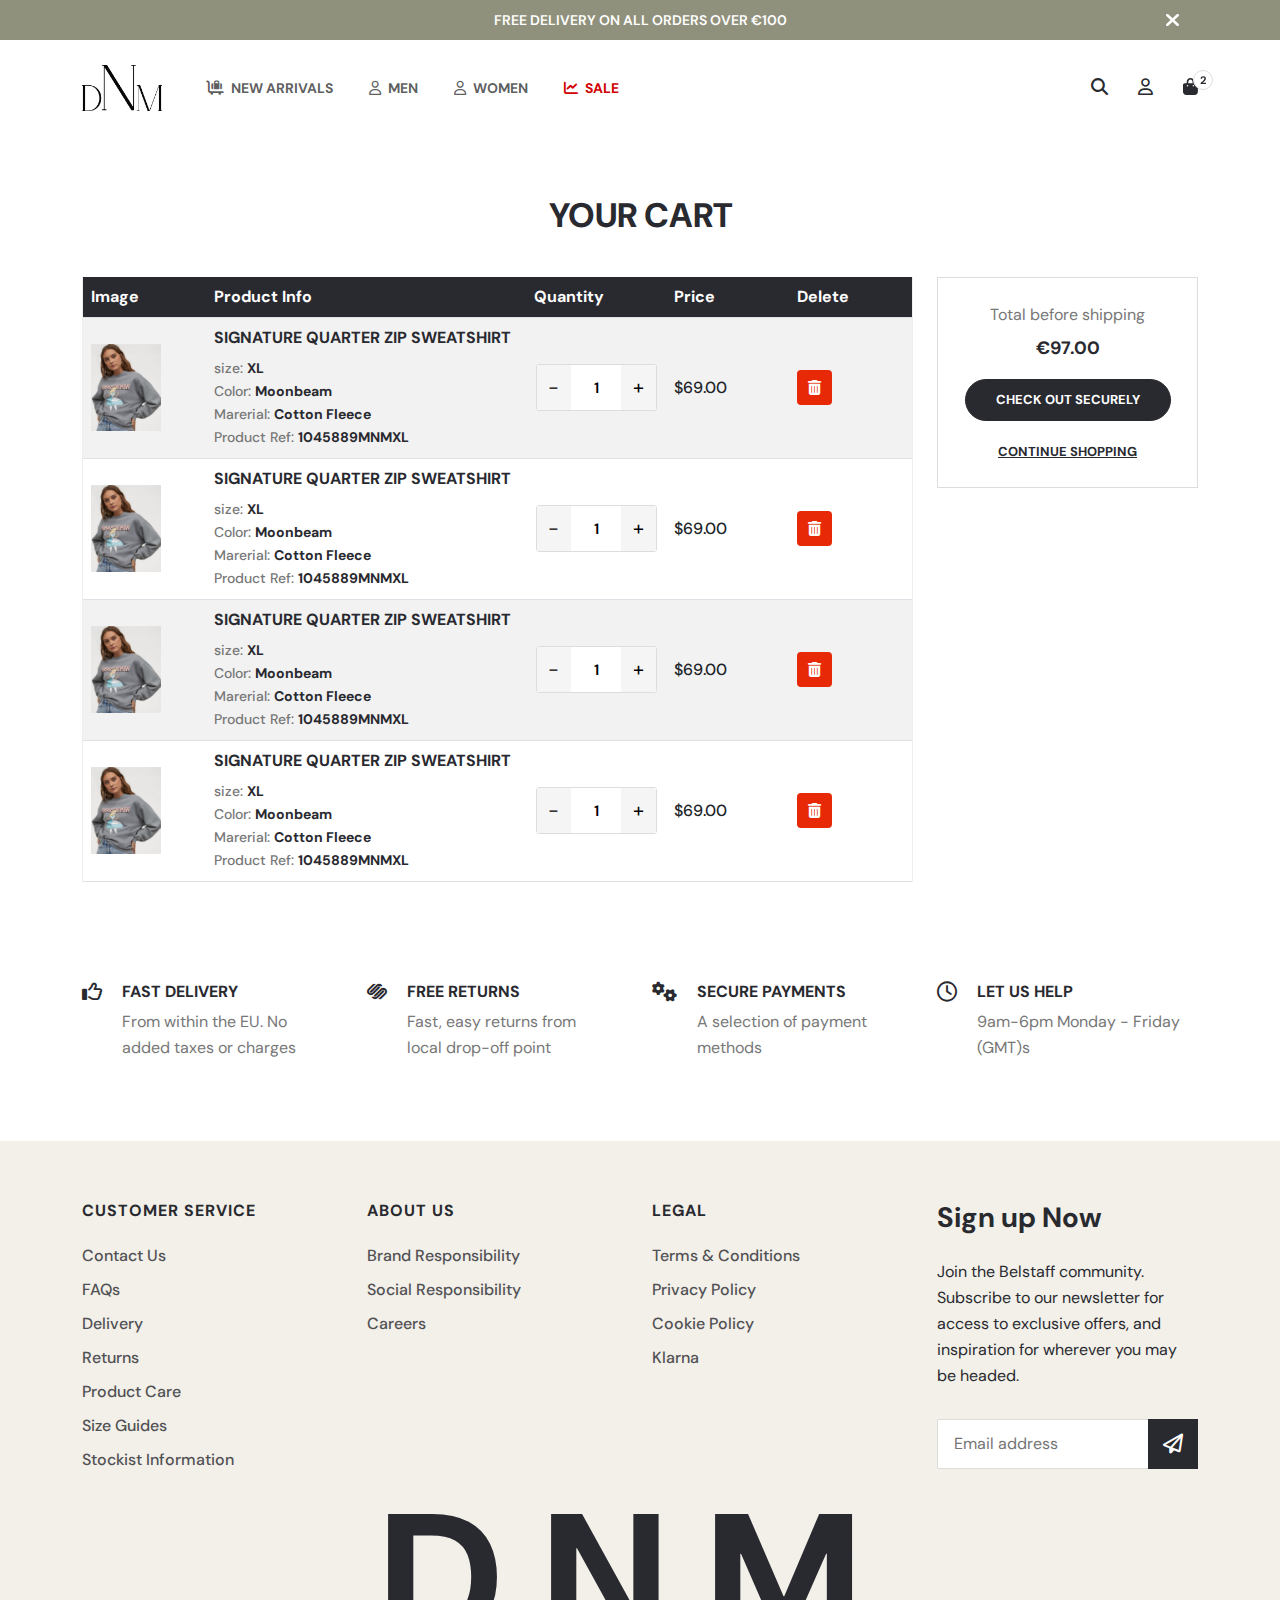
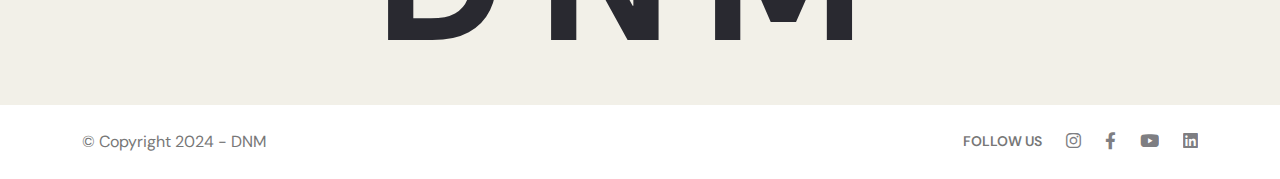
<file: cart.html>
<!DOCTYPE html>
<html lang="en">

<head>
  <meta charset="UTF-8">
  <meta http-equiv="X-UA-Compatible" content="IE=edge">
  <meta name="viewport"
    content="width=device-width, initial-scale=1.0, maximum-scale=5.0, minimum-scale=1.0, user-scalable=yes">
  <title>Ecommerce</title>
  <link rel="shortcut icon" href="" type="image/x-icon">
  <!--all css link -->
  <link rel="stylesheet" href="css/bootstrap.min.css">
  <link rel="stylesheet" href="fontawsome/css/all.min.css">
  <link rel="stylesheet" href="fontawsome/css/fontawesome.min.css">
  <link rel="stylesheet" href="css/slick.css">
  <link rel="stylesheet" href="css/animate.min.css">
  <link rel="stylesheet" href="css/magnific-popup.css">
  <!-- <link rel="stylesheet" href="css/aos.css"> -->
  <link rel="stylesheet" href="css/style.css">
  <link rel="stylesheet" href="css/responsive.css">
</head>



<body>
  <!-- top header area start -->
  <div class="top_header position-relative">
    <button class="close_top_header"><i class="fa-solid fa-xmark"></i></button>
    <div class="top_header_slider">
      <div class="slider_item">
        <div class="slider_one text-center">
          <p>FREE DELIVERY ON ALL ORDERS OVER €100</p>
        </div>
      </div>
      <div class="slider_item">
        <div class="slider_two">

          <ul class="list-unstyled">
            <li>
              <p>
                SALE: UP TO 50% OFF
              </p>
            </li>
            <li><a href="#">Shop Men</a></li>
            <li><a href="#">Shop Women</a></li>
          </ul>
        </div>
      </div>
    </div>
  </div>
  <!-- top header area end -->
  <!-- header area start -->
  <div id="header-fixed-height"></div>
  <header class="header_area" id="sticky-header">
    <!-- main menu area start -->
    <nav class="navbar navbar-expand-lg d-none d-lg-block">
      <div class="container">
        <a class="navbar-brand" href="index.html">
          <img src="images/logo.png" alt="logo" width="80">
        </a>
        <button class="navbar-toggler" type="button" data-bs-toggle="collapse" data-bs-target="#navbarScroll"
          aria-controls="navbarScroll" aria-expanded="false" aria-label="Toggle navigation">
          <span class="navbar-toggler-icon"></span>
        </button>
        <div class="collapse navbar-collapse" id="navbarScroll">
          <ul class="navbar-nav me-auto my-2 my-lg-0 navbar-nav-scroll" style="--bs-scroll-height: 100px;">
            <li class="nav-item">
              <a class="nav-link" aria-current="page" href="#"><i class="fas fa-luggage-cart"></i> New Arrivals</a>
              <div class="sub_menu_one">
                <div class="row gx-xxl-5">
                  <div class="col-lg-3 sub_menu_item_label">
                    <div class="sub_menu_item">
                      <div class="text">
                        <h3 class="title">Men's New Arrivals</h3>
                        <a href="category.html" class="view_all">View All</a>
                      </div>
                      <div class="image">
                        <img src="images/q-1.webp" alt="q-1" class="img-fluid w-100">
                      </div>
                    </div>
                  </div>
                  <div class="col-lg-3 sub_menu_item_label">
                    <div class="sub_menu_item">
                      <div class="text">
                        <h3 class="title">Men's New Arrivals</h3>
                        <a href="category.html" class="view_all">View All</a>
                      </div>
                      <div class="image">
                        <img src="images/q-2.webp" alt="q-2" class="img-fluid w-100">
                      </div>
                    </div>
                  </div>
                  <div class="col-lg-3 sub_menu_item_label">
                    <div class="sub_menu_item">
                      <div class="text">
                        <h3 class="title">Men's New Arrivals</h3>
                        <a href="category.html" class="view_all">View All</a>
                      </div>
                      <div class="image">
                        <img src="images/q-3.webp" alt="q-3" class="img-fluid w-100">
                      </div>
                    </div>
                  </div>
                  <div class="col-lg-3 sub_menu_item_label">
                    <div class="sub_menu_item">
                      <div class="text">
                        <h3 class="title">Men's New Arrivals</h3>
                        <a href="category.html" class="view_all">View All</a>
                      </div>
                      <div class="image">
                        <img src="images/q-4.webp" alt="q-4" class="img-fluid w-100">
                      </div>
                    </div>
                  </div>
                </div>
              </div>
            </li>
            <li class="nav-item">
              <a class="nav-link" href="#"><i class="far fa-user"></i> Men</a>
              <div class="sub_menu_one sub_menu_two">
                <div class="row gx-xxl-5">
                  <div class="col-lg-2 sub_menu_item_label">
                    <div class="sub_menu_item">
                      <div class="text">
                        <h3 class="title">New Arrivals</h3>
                        <a href="category.html" class="view_all">View All</a>
                      </div>
                      <div class="image">
                        <a href="category.html" class="d-block w-100"><img src="images/q-5.webp" alt="q-5"
                            class="img-fluid w-100"></a>
                      </div>
                      <a href="category.html" class="image_title">Just Landed</a>
                      <div class="text mb-0 mt-4">
                        <h3 class="title">Collections</h3>
                      </div>
                      <ul class="list-unstyled">
                        <li><a href="category.html">Icons</a></li>
                        <li><a href="category.html">Gore-Tex</a></li>
                        <li><a href="category.html">Loundewear</a></li>
                        <li><a href="category.html">Gifts for Him</a></li>
                      </ul>
                    </div>
                  </div>
                  <div class="col-lg-2 sub_menu_item_label">
                    <div class="sub_menu_item">
                      <div class="text">
                        <h3 class="title">Outerwear</h3>
                      </div>
                      <ul class="list-unstyled">
                        <li><a href="category.html">Outerwear Best Sellers</a></li>
                        <li><a href="category.html">Leather Jackets</a></li>
                        <li><a href="category.html">Waxed Jackets</a></li>
                        <li><a href="category.html">Quilt & Down Jackets</a></li>
                        <li><a href="category.html">Suede & Shearling Jackets</a></li>
                        <li><a href="category.html">Lightweight Jackets</a></li>
                        <li><a href="category.html">Overshirts</a></li>
                        <li><a href="category.html">Gilets</a></li>
                        <li><a href="category.html">Coats & Parkas</a></li>
                      </ul>
                      <div class="text mt-1">
                        <a href="#" class="view_all">View All</a>
                      </div>
                    </div>
                  </div>
                  <div class="col-lg-2 sub_menu_item_label">
                    <div class="sub_menu_item">
                      <div class="text">
                        <h3 class="title">Clothing</h3>
                      </div>
                      <ul class="list-unstyled">
                        <li><a href="category.html">Knitwear</a></li>
                        <li><a href="category.html">T Shirts & Polos</a></li>
                        <li><a href="category.html">Hoodies & Sweatshirts</a></li>
                        <li><a href="category.html">Shirts</a></li>
                        <li><a href="category.html">Jeans & Trousers</a></li>
                        <li><a href="category.html">Shorts</a></li>
                      </ul>
                      <div class="text mt-1">
                        <a href="category.html" class="view_all">View All</a>
                      </div>
                      <div class="image">
                        <a href="category.html" class="d-block w-100"><img src="images/q-3.webp" alt="q-3"
                            class="img-fluid w-100"></a>
                      </div>
                      <a href="category.html" class="image_title">SHOP KNITWEAR</a>
                    </div>
                  </div>
                  <div class="col-lg-2 sub_menu_item_label">
                    <div class="sub_menu_item">
                      <div class="text">
                        <h3 class="title">Footwear</h3>
                        <ul class="list-unstyled">
                          <li><a href="category.html">Boots</a></li>
                          <li><a href="category.html">Trainers</a></li>
                        </ul>
                        <a href="category.html" class="view_all">View All</a>
                      </div>
                    </div>
                  </div>
                  <div class="col-lg-2 sub_menu_item_label">
                    <div class="sub_menu_item">
                      <div class="text">
                        <h3 class="title">Accessories</h3>
                        <ul class="list-unstyled">
                          <li><a href="category.html">Bags</a></li>
                          <li><a href="category.html">Wallets</a></li>
                          <li><a href="category.html">Belts</a></li>
                          <li><a href="category.html">Gloves</a></li>
                          <li><a href="category.html">Hats</a></li>
                          <li><a href="category.html">Scarves</a></li>
                          <li><a href="category.html">Patches & Pins</a></li>
                          <li><a href="category.html">Product Care</a></li>
                        </ul>
                        <a href="category.html" class="view_all">View All</a>
                      </div>
                    </div>
                  </div>
                  <div class="col-lg-2 sub_menu_item_label">
                    <div class="sub_menu_item">
                      <div class="text">
                        <h3 class="title">Motorcycle</h3>
                      </div>
                      <ul class="list-unstyled">
                        <li><a href="category.html">Waxed Motorcycle Jackets</a></li>
                        <li><a href="category.html">Leather Motorcycle Jackets</a></li>
                        <li><a href="category.html">Textile Motorcycle Jackets</a></li>
                        <li><a href="category.html">Motorcycle Trousers</a></li>
                        <li><a href="category.html">Motorcycle Boots</a></li>
                        <li><a href="category.html">Motorcycle Accessories</a></li>
                      </ul>
                      <div class="text mt-1">
                        <a href="category.html" class="view_all">View All</a>
                      </div>
                      <div class="image">
                        <a href="category.html" class="d-block w-100"><img src="images/q-5.webp" alt="q-3"
                            class="img-fluid w-100"></a>
                      </div>
                      <a href="category.html" class="image_title">Motorcycle Style</a>
                    </div>
                  </div>
                </div>
              </div>
            </li>
            <li class="nav-item">
              <a class="nav-link" href="#"><i class="far fa-user"></i> Women</a>
              <div class="sub_menu_one sub_menu_two">
                <div class="row gx-xxl-5">
                  <div class="col-lg-2 sub_menu_item_label">
                    <div class="sub_menu_item">
                      <div class="text">
                        <h3 class="title">New Arrivals</h3>
                        <a href="category.html" class="view_all">View All</a>
                      </div>
                      <div class="image">
                        <a href="category.html" class="d-block w-100"><img src="images/q-5.webp" alt="q-5"
                            class="img-fluid w-100"></a>
                      </div>
                      <a href="#" class="image_title">Just Landed</a>
                      <div class="text mb-0 mt-4">
                        <h3 class="title">Collections</h3>
                      </div>
                      <ul class="list-unstyled">
                        <li><a href="category.html">Icons</a></li>
                        <li><a href="category.html">Gore-Tex</a></li>
                        <li><a href="category.html">Loundewear</a></li>
                        <li><a href="category.html">Gifts for Him</a></li>
                      </ul>
                    </div>
                  </div>
                  <div class="col-lg-2 sub_menu_item_label">
                    <div class="sub_menu_item">
                      <div class="text">
                        <h3 class="title">Outerwear</h3>
                      </div>
                      <ul class="list-unstyled">
                        <li><a href="category.html">Outerwear Best Sellers</a></li>
                        <li><a href="category.html">Leather Jackets</a></li>
                        <li><a href="category.html">Waxed Jackets</a></li>
                        <li><a href="category.html">Quilt & Down Jackets</a></li>
                        <li><a href="category.html">Suede & Shearling Jackets</a></li>
                        <li><a href="category.html">Lightweight Jackets</a></li>
                        <li><a href="category.html">Overshirts</a></li>
                        <li><a href="category.html">Gilets</a></li>
                        <li><a href="category.html">Coats & Parkas</a></li>
                      </ul>
                      <div class="text mt-1">
                        <a href="category.html" class="view_all">View All</a>
                      </div>
                    </div>
                  </div>
                  <div class="col-lg-2 sub_menu_item_label">
                    <div class="sub_menu_item">
                      <div class="text">
                        <h3 class="title">Clothing</h3>
                      </div>
                      <ul class="list-unstyled">
                        <li><a href="category.html">Knitwear</a></li>
                        <li><a href="category.html">T Shirts & Polos</a></li>
                        <li><a href="category.html">Hoodies & Sweatshirts</a></li>
                        <li><a href="category.html">Shirts</a></li>
                        <li><a href="category.html">Jeans & Trousers</a></li>
                        <li><a href="category.html">Shorts</a></li>
                      </ul>
                      <div class="text mt-1">
                        <a href="category.html" class="view_all">View All</a>
                      </div>
                      <div class="image">
                        <a href="category.html" class="d-block w-100"><img src="images/q-3.webp" alt="q-3"
                            class="img-fluid w-100"></a>
                      </div>
                      <a href="category.html" class="image_title">SHOP KNITWEAR</a>
                    </div>
                  </div>
                  <div class="col-lg-2 sub_menu_item_label">
                    <div class="sub_menu_item">
                      <div class="text">
                        <h3 class="title">Footwear</h3>
                        <ul class="list-unstyled">
                          <li><a href="category.html">Boots</a></li>
                          <li><a href="category.html">Trainers</a></li>
                        </ul>
                        <a href="category.html" class="view_all">View All</a>
                      </div>
                    </div>
                  </div>
                  <div class="col-lg-2 sub_menu_item_label">
                    <div class="sub_menu_item">
                      <div class="text">
                        <h3 class="title">Accessories</h3>
                        <ul class="list-unstyled">
                          <li><a href="category.html">Bags</a></li>
                          <li><a href="category.html">Wallets</a></li>
                          <li><a href="category.html">Belts</a></li>
                          <li><a href="category.html">Gloves</a></li>
                          <li><a href="category.html">Hats</a></li>
                          <li><a href="category.html">Scarves</a></li>
                          <li><a href="category.html">Patches & Pins</a></li>
                          <li><a href="category.html">Product Care</a></li>
                        </ul>
                        <a href="category.html" class="view_all">View All</a>
                      </div>
                    </div>
                  </div>
                  <div class="col-lg-2 sub_menu_item_label">
                    <div class="sub_menu_item">
                      <div class="text">
                        <h3 class="title">Motorcycle</h3>
                      </div>
                      <ul class="list-unstyled">
                        <li><a href="category.html">Waxed Motorcycle Jackets</a></li>
                        <li><a href="category.html">Leather Motorcycle Jackets</a></li>
                        <li><a href="category.html">Textile Motorcycle Jackets</a></li>
                        <li><a href="category.html">Motorcycle Trousers</a></li>
                        <li><a href="category.html">Motorcycle Boots</a></li>
                        <li><a href="category.html">Motorcycle Accessories</a></li>
                      </ul>
                      <div class="text mt-1">
                        <a href="category.html" class="view_all">View All</a>
                      </div>
                      <div class="image">
                        <a href="category.html" class="d-block w-100"><img src="images/q-5.webp" alt="q-3"
                            class="img-fluid w-100"></a>
                      </div>
                      <a href="#" class="image_title">Motorcycle Style</a>
                    </div>
                  </div>
                </div>
              </div>
            </li>
            <li class="nav-item">
              <a class="nav-link sale" href="#"><i class="fas fa-chart-line"></i> Sale</a>
              <div class="sub_menu_one">
                <div class="row gx-xxl-5">
                  <div class="col-lg-6 sub_menu_item_label">
                    <div class="sub_menu_item">
                      <div class="row">
                        <div class="col-lg-6">
                          <div class="text">
                            <h3 class="title">SALE FOR HIM</h3>
                          </div>
                          <ul class="list-unstyled">
                            <li><a href="category.html">Knitwear</a></li>
                            <li><a href="category.html">T Shirts & Polos</a></li>
                            <li><a href="category.html">Hoodies & Sweatshirts</a></li>
                            <li><a href="category.html">Shirts</a></li>
                            <li><a href="category.html">Jeans & Trousers</a></li>
                            <li><a href="category.html">Shorts</a></li>
                          </ul>
                          <div class="text mt-1">
                            <a href="category.html" class="view_all">View All</a>
                          </div>
                        </div>
                        <div class="col-lg-6">
                          <div class="image">
                            <a href="category.html" class="d-block w-100"><img src="images/q-3.webp" alt="q-3"
                                class="img-fluid w-100"></a>
                          </div>
                        </div>
                      </div>
                    </div>
                  </div>
                  <div class="col-lg-6 sub_menu_item_label">
                    <div class="sub_menu_item">
                      <div class="row">
                        <div class="col-lg-6">
                          <div class="text">
                            <h3 class="title">SALE FOR HER</h3>
                          </div>
                          <ul class="list-unstyled">
                            <li><a href="category.html">Knitwear</a></li>
                            <li><a href="category.html">T Shirts & Polos</a></li>
                            <li><a href="category.html">Hoodies & Sweatshirts</a></li>
                            <li><a href="category.html">Shirts</a></li>
                            <li><a href="category.html">Jeans & Trousers</a></li>
                            <li><a href="category.html">Shorts</a></li>
                          </ul>
                          <div class="text mt-1">
                            <a href="category.html" class="view_all">View All</a>
                          </div>
                        </div>
                        <div class="col-lg-6">
                          <div class="image">
                            <a href="category.html" class="d-block w-100"><img src="images/q-3.webp" alt="q-3"
                                class="img-fluid w-100"></a>
                          </div>
                        </div>
                      </div>
                    </div>
                  </div>
                </div>
              </div>
            </li>
          </ul>
          <div class="menu_right_option">
            <ul class="list-unstyled">
              <!-- <li><button class="language">EN</button></li> -->
              <li>
                <button class="search"><i class="fas fa-search"></i></button>
                <div class="search_field">
                  <div class="input_groups">
                    <input type="text" placeholder="Search here">
                    <button class="search_btn" type="submit"><i class="fa-solid fa-magnifying-glass"></i></button>
                    <button class="close_search_field"><i class="fa-solid fa-xmark"></i></button>
                  </div>
                </div>
              </li>
              <li><a class="menu_option_" href="login.html"><i class="far fa-user"></i></a></li>
              <li class="shopping_bag position-relative">
                <a class="menu_option_" href="cart.html"><i class="fas fa-shopping-bag"></i><span>2</span></a>
                <div class="cart-option">
                  <div class="cart-prd">
                    <ul>
                      <li class="d-flex">
                        <div class="img">
                          <a href="product-details.html"><img src="images/1.webp" alt="01" width="100"
                              class="img-fluid"></a>
                        </div>
                        <div class="text">
                          <a href="product-details.html">signature quarter zip sweatshirt</a>
                          <ul class="list-unstyled">
                            <li>Size: <b>XL</b></li>
                            <li>Color: <b>White</b></li>
                            <li>Price: <b>€97.00</b> <b class="text-decoration-line-through ms-4">€197.0</b></li>
                          </ul>
                        </div>
                        <div class="button">
                          <button type="button"><i class="far fa-trash-alt"></i></button>
                        </div>
                      </li>
                      <li class="d-flex">
                        <div class="img">
                          <a href="product-details.html"><img src="images/2.webp" alt="01" width="100"
                              class="img-fluid"></a>
                        </div>
                        <div class="text">
                          <a href="product-details.html">signature quarter zip sweatshirt</a>
                          <ul class="list-unstyled">
                            <li>Size: <b>XL</b></li>
                            <li>Color: <b>White</b></li>
                            <li>Price: <b>€97.00</b> <b class="text-decoration-line-through ms-4">€197.0</b></li>
                          </ul>
                        </div>
                        <div class="button">
                          <button type="button"><i class="far fa-trash-alt"></i></button>
                        </div>
                      </li>
                      <li class="d-flex">
                        <div class="img">
                          <a href="product-details.html"><img src="images/3.webp" alt="01" width="100"
                              class="img-fluid"></a>
                        </div>
                        <div class="text">
                          <a href="product-details.html">signature quarter zip sweatshirt</a>
                          <ul class="list-unstyled">
                            <li>Size: <b>XL</b></li>
                            <li>Color: <b>White</b></li>
                            <li>Price: <b>€97.00</b> <b class="text-decoration-line-through ms-4">€197.0</b></li>
                          </ul>
                        </div>
                        <div class="button">
                          <button type="button"><i class="far fa-trash-alt"></i></button>
                        </div>
                      </li>
                    </ul>
                  </div>
                  <div class="cart-bottom">
                    <div class="cart-price">
                      <div class="d-flex justify-content-between">
                        <div class="total">
                          <h5>Total before shipping</h5>
                        </div>
                        <div class="prd_price">
                          <small>$ 200</small>
                        </div>
                      </div>
                    </div>
                    <div class="cart-action d-flex justify-content-center">
                      <a href="">Check Out Securely</a>
                    </div>
                  </div>
                </div>
              </li>
            </ul>
          </div>
        </div>
      </div>
    </nav>
    <!-- main menu area end -->
    <!-- mobile menu area start -->
    <div class="mobile-menu-area d-block d-lg-none">
      <div class="mobile-topbar">
        <div class="container">
          <div class="d-flex justify-content-between align-items-center">
            <div class="logo">
              <a href="index.html">
                <img src="images/logo.png" alt="logo" width="70">
              </a>
            </div>
            <div class="mobile_menu_option d-flex align-items-center">
              <div class="menu_right_option me-4">
                <ul class="list-unstyled">
                  <!-- <li><button class="language">EN</button></li> -->
                  <li>
                    <button class="search"><i class="fas fa-search"></i></button>
                    <div class="search_field">
                      <div class="input_groups">
                        <input type="text" placeholder="Search here">
                        <button class="search_btn" type="submit"><i class="fa-solid fa-magnifying-glass"></i></button>
                        <button class="close_search_field"><i class="fa-solid fa-xmark"></i></button>
                      </div>
                    </div>
                  </li>
                  <li><a class="menu_option_" href="login.html"><i class="far fa-user"></i></a></li>
                  <li class="shopping_bag position-relative">
                    <a class="menu_option_" href="cart.html"><i class="fas fa-shopping-bag"></i><span>2</span></a>
                    <div class="cart-option">
                      <div class="cart-prd">
                        <ul>
                          <li class="d-flex">
                            <div class="img">
                              <a href="product-details.html"><img src="images/1.webp" alt="01" width="100"
                                  class="img-fluid"></a>
                            </div>
                            <div class="text">
                              <a href="product-details.html">signature quarter zip sweatshirt</a>
                              <ul class="list-unstyled">
                                <li>Size: <b>XL</b></li>
                                <li>Color: <b>White</b></li>
                                <li>Price: <b>€97.00</b> <b class="text-decoration-line-through ms-4">€197.0</b></li>
                              </ul>
                            </div>
                            <div class="button">
                              <button type="button"><i class="far fa-trash-alt"></i></button>
                            </div>
                          </li>
                          <li class="d-flex">
                            <div class="img">
                              <a href="product-details.html"><img src="images/2.webp" alt="01" width="100"
                                  class="img-fluid"></a>
                            </div>
                            <div class="text">
                              <a href="product-details.html">signature quarter zip sweatshirt</a>
                              <ul class="list-unstyled">
                                <li>Size: <b>XL</b></li>
                                <li>Color: <b>White</b></li>
                                <li>Price: <b>€97.00</b> <b class="text-decoration-line-through ms-4">€197.0</b></li>
                              </ul>
                            </div>
                            <div class="button">
                              <button type="button"><i class="far fa-trash-alt"></i></button>
                            </div>
                          </li>
                          <li class="d-flex">
                            <div class="img">
                              <a href="product-details.html"><img src="images/3.webp" alt="01" width="100"
                                  class="img-fluid"></a>
                            </div>
                            <div class="text">
                              <a href="product-details.html">signature quarter zip sweatshirt</a>
                              <ul class="list-unstyled">
                                <li>Size: <b>XL</b></li>
                                <li>Color: <b>White</b></li>
                                <li>Price: <b>€97.00</b> <b class="text-decoration-line-through ms-4">€197.0</b></li>
                              </ul>
                            </div>
                            <div class="button">
                              <button type="button"><i class="far fa-trash-alt"></i></button>
                            </div>
                          </li>
                        </ul>
                      </div>
                      <div class="cart-bottom">
                        <div class="cart-price">
                          <div class="d-flex justify-content-between">
                            <div class="total">
                              <h5>Total before shipping</h5>
                            </div>
                            <div class="prd_price">
                              <small>$ 200</small>
                            </div>
                          </div>
                        </div>
                        <div class="cart-action d-flex justify-content-center">
                          <a href="checkout.html">Check Out Securely</a>
                        </div>
                      </div>
                    </div>
                  </li>
                </ul>
              </div>
              <div class="bars">
                <i class="fas fa-bars"></i>
              </div>
            </div>
          </div>
        </div>
      </div>
      <div class="mobile-menu-overlay"></div>
      <div class="mobile-menu-main">
        <div class="logo">
          <a href="index.html"><img src="images/logo.png" alt="logo" width="70"></a>
        </div>
        <div class="close-mobile-menu"><i class="fas fa-times"></i></div>
        <div class="menu-body">
          <div class="menu-list">
            <ul class="list-unstyled">
              <li class="sub-mobile-menu">
                <a href="#">New Arrivals <i class="fas fa-chevron-down float-end"></i></a>
                <ul class="list-unstyled">
                  <li><a href="#">Men's New Arrivals</a></li>
                  <li><a href="#">Women's New Arrivals</a></li>
                  <li><a href="#">Men's New Outerwear</a></li>
                  <li><a href="#">Women's New Outerwear</a></li>
                </ul>
              </li>
              <li class="sub-mobile-menu">
                <a href="#">Men <i class="fas fa-chevron-down float-end"></i></a>
                <ul class="list-unstyled">
                  <li class="sub-mobile-menu">
                    <a href="#">
                      New Arrivals <i class="fas fa-chevron-down float-end"></i>
                      <ul class="list-unstyled">
                        <li><a href="#">Men's New Arrivals</a></li>
                        <li><a href="#">Women's New Arrivals</a></li>
                        <li><a href="#">Men's New Outerwear</a></li>
                        <li><a href="#">Women's New Outerwear</a></li>
                      </ul>
                    </a>
                  </li>
                  <li class="sub-mobile-menu">
                    <a href="#">
                      Collections <i class="fas fa-chevron-down float-end"></i>
                      <ul class="list-unstyled">
                        <li><a href="#">Men's New Arrivals</a></li>
                        <li><a href="#">Women's New Arrivals</a></li>
                        <li><a href="#">Men's New Outerwear</a></li>
                        <li><a href="#">Women's New Outerwear</a></li>
                      </ul>
                    </a>
                  </li>
                  <li class="sub-mobile-menu">
                    <a href="#">
                      Outerwear <i class="fas fa-chevron-down float-end"></i>
                      <ul class="list-unstyled">
                        <li><a href="#">Men's New Arrivals</a></li>
                        <li><a href="#">Women's New Arrivals</a></li>
                        <li><a href="#">Men's New Outerwear</a></li>
                        <li><a href="#">Women's New Outerwear</a></li>
                      </ul>
                    </a>
                  </li>
                  <li class="sub-mobile-menu">
                    <a href="#">
                      Clothing <i class="fas fa-chevron-down float-end"></i>
                      <ul class="list-unstyled">
                        <li><a href="#">Men's New Arrivals</a></li>
                        <li><a href="#">Women's New Arrivals</a></li>
                        <li><a href="#">Men's New Outerwear</a></li>
                        <li><a href="#">Women's New Outerwear</a></li>
                      </ul>
                    </a>
                  </li>
                  <li class="sub-mobile-menu">
                    <a href="#">
                      Footwear <i class="fas fa-chevron-down float-end"></i>
                      <ul class="list-unstyled">
                        <li><a href="#">Men's New Arrivals</a></li>
                        <li><a href="#">Women's New Arrivals</a></li>
                        <li><a href="#">Men's New Outerwear</a></li>
                        <li><a href="#">Women's New Outerwear</a></li>
                      </ul>
                    </a>
                  </li>
                </ul>
              </li>
            </ul>
          </div>
        </div>
        <div class="">

        </div>
      </div>
    </div>
    <!-- mobile menu area end -->
  </header>
  <!-- header area end -->


  <!-- main area start -->
  <main>
    <!-- cart area start -->
    <section class="cart-page">
      <div class="container">
        <div class="shop_title_top text-center">
          <h1 class="shop_title">Your Cart</h1>
        </div>
        <div class="row">
          <div class="col-lg-8 col-xl-9">
            <div class="cart-table table-responsive text-nowrap">
              <table class="table m-0 table-striped">
                <thead>
                  <tr>
                    <th class="text-center">Image</th>
                    <th class="text-center">Product Info</th>
                    <th class="text-center">Quantity</th>
                    <th class="text-center">Price</th>
                    <th class="text-center">Delete</th>
                  </tr>
                </thead>
                <tbody>
                  <tr>
                    <td class="align-middle text-start">
                      <a href="">
                        <img src="images/pr-1.jpg" alt="pr-1" width="70">
                      </a>
                    </td>
                    <td class="prd_details align-middle text-start">
                      <a class="title" href="category.html">signature quarter zip sweatshirt</a>
                      <ul class="list-unstyled">
                        <li>size: <b>XL</b></li>
                        <li>Color: <b>Moonbeam</b></li>
                        <li>Marerial: <b>Cotton Fleece</b></li>
                        <li>Product Ref: <b>1045889MNMXL</b></li>
                      </ul>
                    </td>
                    <td class="align-middle text-start">
                      <div class="qnt-number d-flex mx-auto">
                        <button class="cart-minus">-</button>
                        <input class="cart-input" type="text" value="1">
                        <button class="cart-plus">+</button>
                      </div>
                    </td>
                    <td class="align-middle text-start">$69.00</td>
                    <td class="align-middle text-start">
                      <div class="delete">
                        <i class="fa-solid fa-trash-can"></i>
                      </div>
                    </td>
                  </tr>
                  <tr>
                    <td class="align-middle text-start">
                      <a href="">
                        <img src="images/pr-1.jpg" alt="pr-1" width="70">
                      </a>
                    </td>
                    <td class="prd_details align-middle text-start">
                      <a class="title" href="category.html">signature quarter zip sweatshirt</a>
                      <ul class="list-unstyled">
                        <li>size: <b>XL</b></li>
                        <li>Color: <b>Moonbeam</b></li>
                        <li>Marerial: <b>Cotton Fleece</b></li>
                        <li>Product Ref: <b>1045889MNMXL</b></li>
                      </ul>
                    </td>
                    <td class="align-middle text-start">
                      <div class="qnt-number d-flex mx-auto">
                        <button class="cart-minus">-</button>
                        <input class="cart-input" type="text" value="1">
                        <button class="cart-plus">+</button>
                      </div>
                    </td>
                    <td class="align-middle text-start">$69.00</td>
                    <td class="align-middle text-start">
                      <div class="delete">
                        <i class="fa-solid fa-trash-can"></i>
                      </div>
                    </td>
                  </tr>
                  <tr>
                    <td class="align-middle text-start">
                      <a href="">
                        <img src="images/pr-1.jpg" alt="pr-1" width="70">
                      </a>
                    </td>
                    <td class="prd_details align-middle text-start">
                      <a class="title" href="category.html">signature quarter zip sweatshirt</a>
                      <ul class="list-unstyled">
                        <li>size: <b>XL</b></li>
                        <li>Color: <b>Moonbeam</b></li>
                        <li>Marerial: <b>Cotton Fleece</b></li>
                        <li>Product Ref: <b>1045889MNMXL</b></li>
                      </ul>
                    </td>
                    <td class="align-middle text-start">
                      <div class="qnt-number d-flex mx-auto">
                        <button class="cart-minus">-</button>
                        <input class="cart-input" type="text" value="1">
                        <button class="cart-plus">+</button>
                      </div>
                    </td>
                    <td class="align-middle text-start">$69.00</td>
                    <td class="align-middle text-start">
                      <div class="delete">
                        <i class="fa-solid fa-trash-can"></i>
                      </div>
                    </td>
                  </tr>
                  <tr>
                    <td class="align-middle text-start">
                      <a href="">
                        <img src="images/pr-1.jpg" alt="pr-1" width="70">
                      </a>
                    </td>
                    <td class="prd_details align-middle text-start">
                      <a class="title" href="category.html">signature quarter zip sweatshirt</a>
                      <ul class="list-unstyled">
                        <li>size: <b>XL</b></li>
                        <li>Color: <b>Moonbeam</b></li>
                        <li>Marerial: <b>Cotton Fleece</b></li>
                        <li>Product Ref: <b>1045889MNMXL</b></li>
                      </ul>
                    </td>
                    <td class="align-middle text-start">
                      <div class="qnt-number d-flex mx-auto">
                        <button class="cart-minus">-</button>
                        <input class="cart-input" type="text" value="1">
                        <button class="cart-plus">+</button>
                      </div>
                    </td>
                    <td class="align-middle text-start">$69.00</td>
                    <td class="align-middle text-start">
                      <div class="delete">
                        <i class="fa-solid fa-trash-can"></i>
                      </div>
                    </td>
                  </tr>
                </tbody>
              </table>
            </div>
          </div>
          <div class="col-lg-4 col-xl-3">
            <div class="checkout_ text-center mt-4 mt-lg-0">
              <p>Total before shipping</p>
              <h4 class="price">€97.00</h4>
              <a href="checkout.html" class="checkout_btn">Check out securely</a>
              <div>
                <a href="category.html" class="continue_btn">Continue Shopping</a>
              </div>
            </div>
          </div>
        </div>
      </div>
      <div class="featured_area">
        <div class="container">
          <div class="row g-4 g-lg-4">
            <div class="col-lg-3 col-sm-6">
              <div class="featured_item">
                <div class="icon"><i class="fa-regular fa-thumbs-up"></i></div>
                <div class="text">
                  <h3 class="title">FAST DELIVERY</h3>
                  <p>From within the EU. No added taxes or charges</p>
                </div>
              </div>
            </div>
            <div class="col-lg-3 col-sm-6">
              <div class="featured_item">
                <div class="icon"><i class="fa-brands fa-squarespace"></i></div>
                <div class="text">
                  <h3 class="title">FREE RETURNS</h3>
                  <p>Fast, easy returns from local drop-off point</p>
                </div>
              </div>
            </div>
            <div class="col-lg-3 col-sm-6">
              <div class="featured_item">
                <div class="icon"><i class="fa-solid fa-gears"></i></div>
                <div class="text">
                  <h3 class="title">SECURE PAYMENTS</h3>
                  <p>A selection of payment methods</p>
                </div>
              </div>
            </div>
            <div class="col-lg-3 col-sm-6">
              <div class="featured_item">
                <div class="icon"><i class="fa-regular fa-clock"></i></div>
                <div class="text">
                  <h3 class="title">LET US HELP</h3>
                  <p>9am-6pm Monday - Friday (GMT)s</p>
                </div>
              </div>
            </div>
          </div>
        </div>
      </div>
    </section>
    <!-- cart area end -->
  </main>
  <!-- main area end -->

  <!-- footer area start -->
  <footer class="footer_area">
    <div class="footer_top">
      <div class="container">
        <div class="row g-4">
          <div class="col-lg-3 col-md-6">
            <div class="footer_widget">
              <h3 class="footer_title">Customer Service</h3>
              <ul class="list-unstyled">
                <li><a href="#">Contact Us</a></li>
                <li><a href="#">FAQs</a></li>
                <li><a href="#">Delivery</a></li>
                <li><a href="#">Returns</a></li>
                <li><a href="#">Product Care</a></li>
                <li><a href="#">Size Guides</a></li>
                <li><a href="#">Stockist Information</a></li>
              </ul>
            </div>
          </div>
          <div class="col-lg-3 col-md-6">
            <div class="footer_widget">
              <h3 class="footer_title">About us</h3>
              <ul class="list-unstyled">
                <li><a href="#">Brand Responsibility</a></li>
                <li><a href="#">Social Responsibility</a></li>
                <li><a href="#">Careers</a></li>
              </ul>
            </div>
          </div>
          <div class="col-lg-3 col-md-6">
            <div class="footer_widget">
              <h3 class="footer_title">Legal</h3>
              <ul class="list-unstyled">
                <li><a href="#">Terms & Conditions</a></li>
                <li><a href="#">Privacy Policy</a></li>
                <li><a href="#">Cookie Policy</a></li>
                <li><a href="#">Klarna</a></li>
              </ul>
            </div>
          </div>
          <div class="col-lg-3 col-md-6">
            <div class="footer_widget">
              <h3 class="footer_title_big">Sign up Now
              </h3>
              <p>Join the Belstaff community. Subscribe to our newsletter for access to exclusive offers, and
                inspiration
                for wherever you may be headed.</p>
              <form action="#">
                <div class="input_groups position-relative">
                  <input type="text" placeholder="Email address">
                  <button type="submit"><i class="fa-regular fa-paper-plane"></i></button>
                </div>
              </form>
            </div>
          </div>
        </div>
        <div class="branding">
          <h3 class="title">DNM</h3>
        </div>
      </div>
    </div>
    <div class="footer_btm">
      <div class="container">
        <div class="row">
          <div class="col-lg-6 col-md-6 text-center text-md-start">
            <p>&copy; Copyright 2024 - DNM</p>
          </div>
          <div class="col-lg-6 col-md-6">
            <ul class="list-unstyled justify-content-center justify-content-md-end mt-3 mt-md-0">
              <li>Follow Us</li>
              <li><a href="#"><i class="fab fa-instagram"></i></a></li>
              <li><a href="#"><i class="fab fa-facebook-f"></i></a></li>
              <li><a href="#"><i class="fab fa-youtube"></i></a></li>
              <li><a href="#"><i class="fab fa-linkedin"></i></a></li>
            </ul>
          </div>
        </div>
      </div>
    </div>
  </footer>
  <!-- footer area end -->

  <!-- all js link -->
  <script src="js/jquery-3.6.0.min.js"></script>
  <script src="js/bootstrap.bundle.min.js"></script>
  <script src="js/slick.min.js"></script>
  <!-- <script src="js/aos.js"></script> -->
  <!-- <script src="js/slick-animation.min.js"></script> -->
  <script src="js/jquery.magnific-popup.min.js"></script>
  <script src="js/script.js"></script>
</body>

</html>
</file>
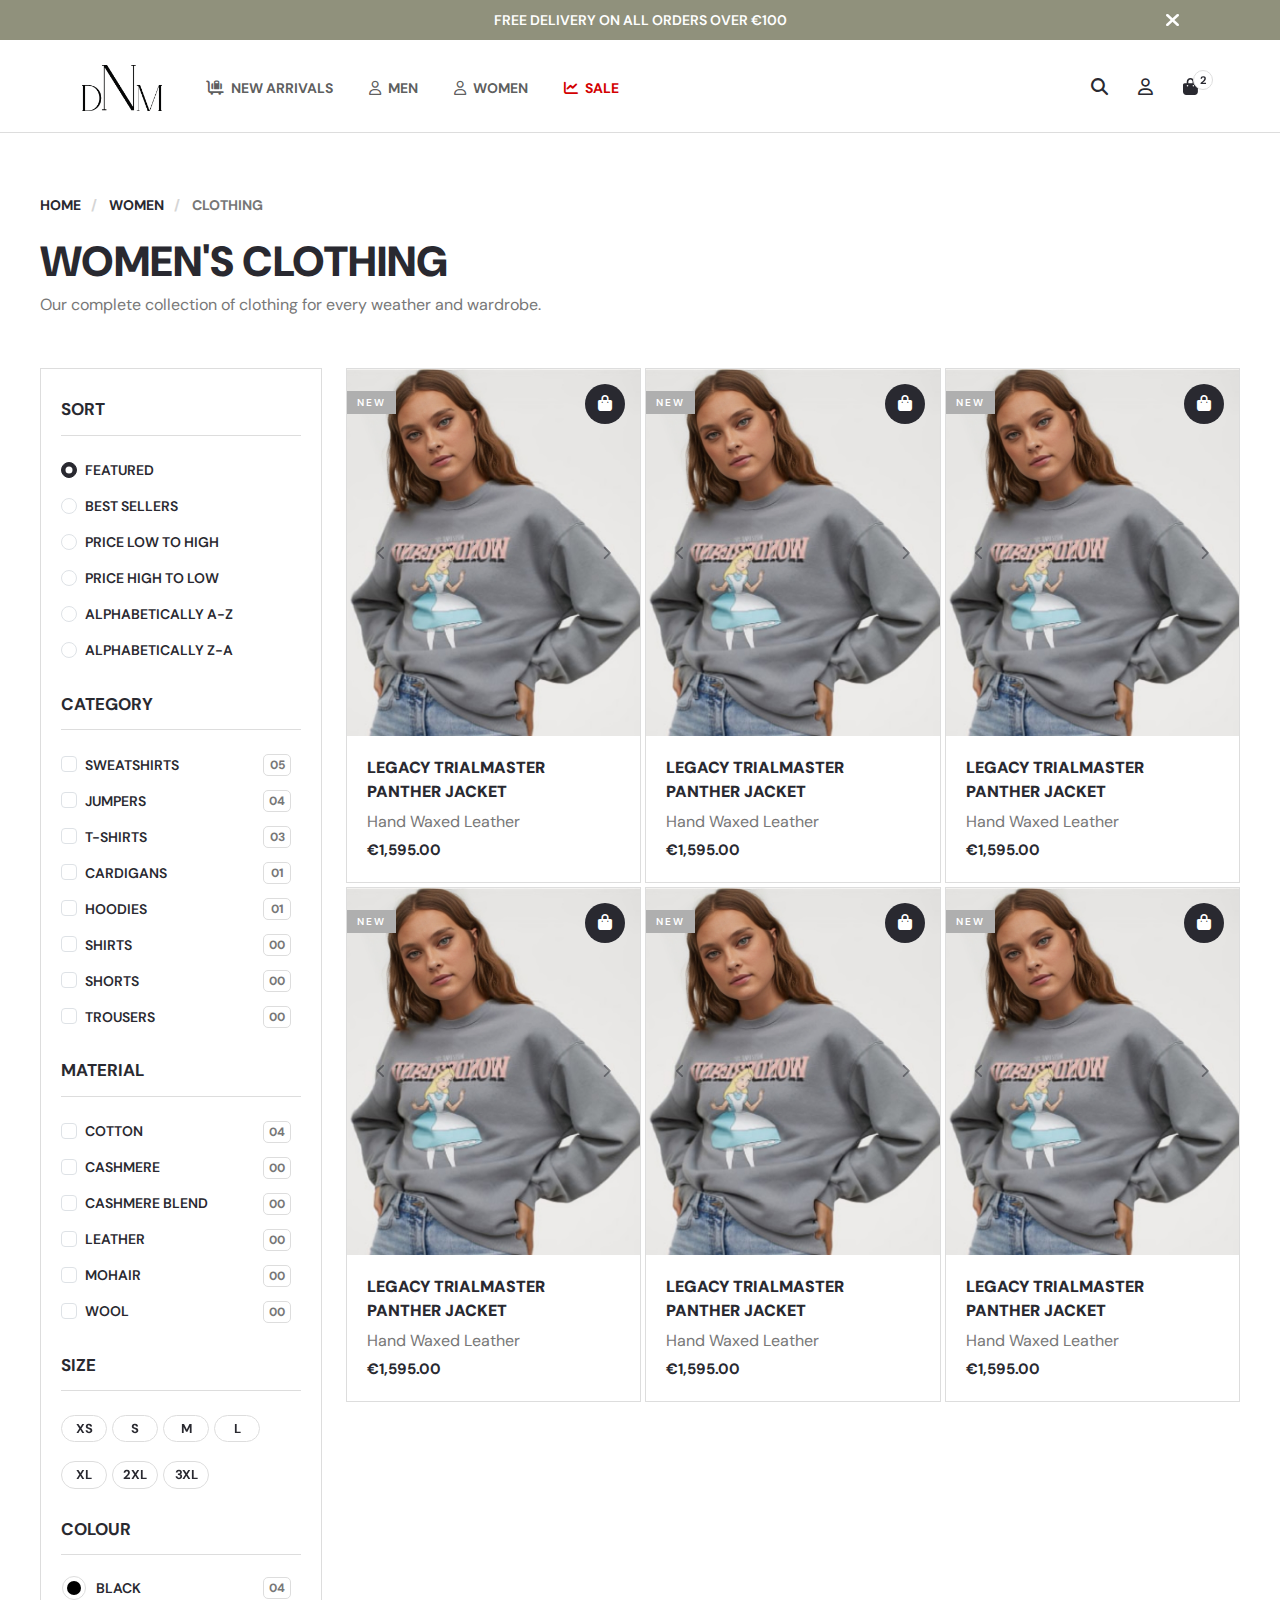
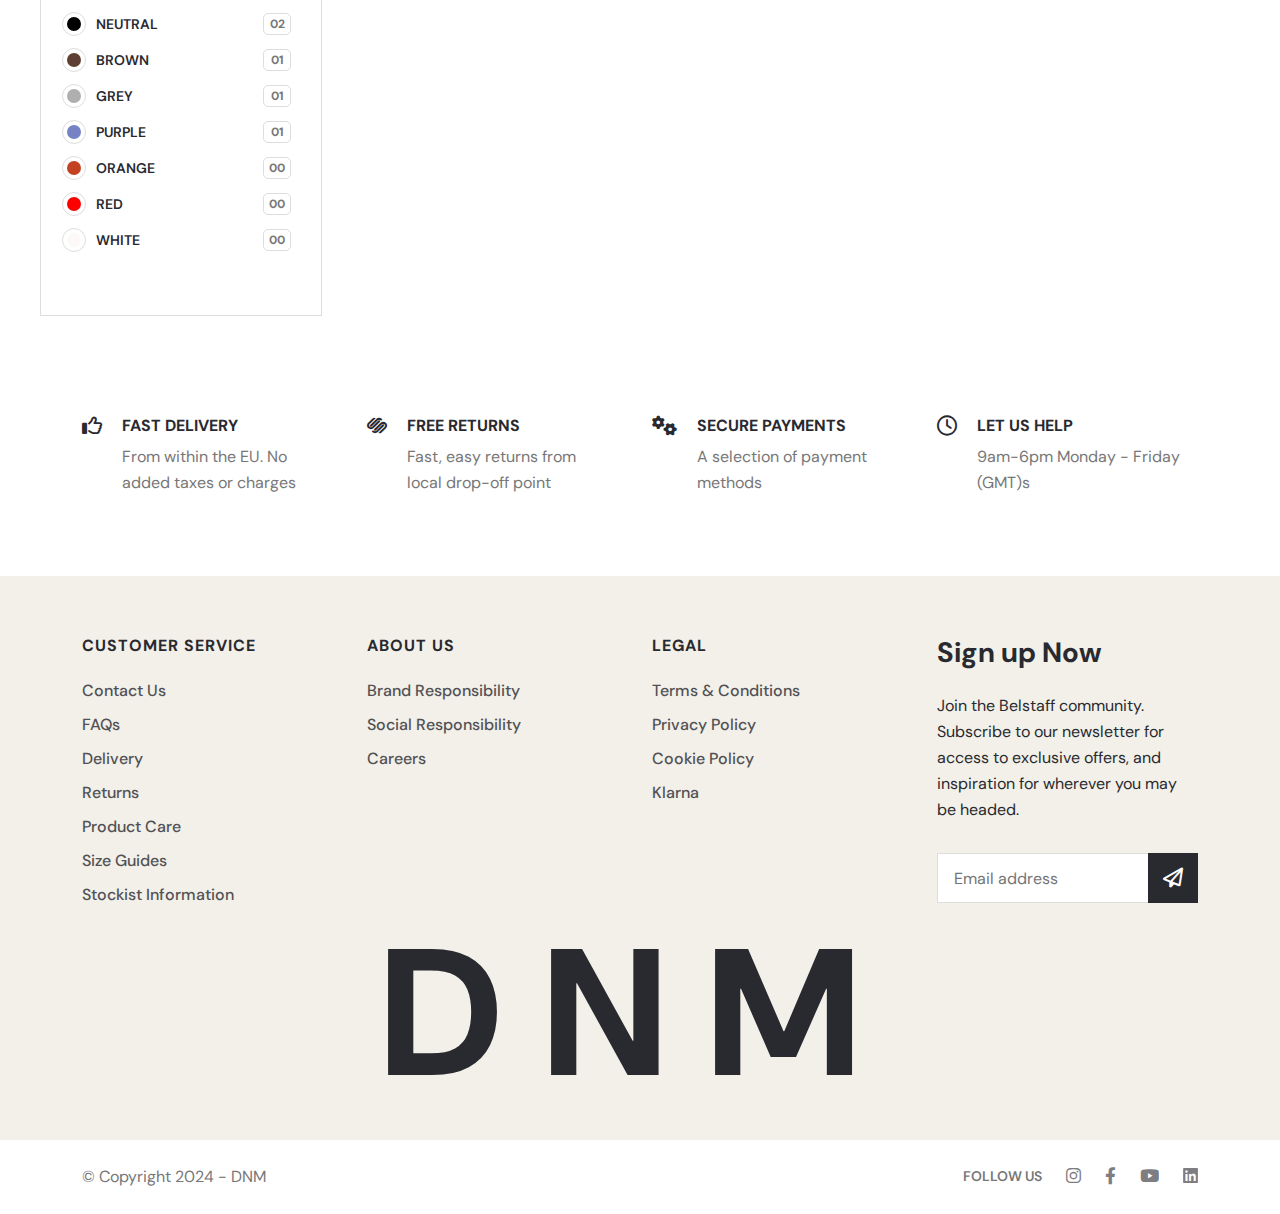
<file: category.html>
<!DOCTYPE html>
<html lang="en">

<head>
  <meta charset="UTF-8">
  <meta http-equiv="X-UA-Compatible" content="IE=edge">
  <meta name="viewport"
    content="width=device-width, initial-scale=1.0, maximum-scale=5.0, minimum-scale=1.0, user-scalable=yes">
  <title>Ecommerce</title>
  <link rel="shortcut icon" href="" type="image/x-icon">
  <!--all css link -->
  <link rel="stylesheet" href="css/bootstrap.min.css">
  <link rel="stylesheet" href="fontawsome/css/all.min.css">
  <link rel="stylesheet" href="fontawsome/css/fontawesome.min.css">
  <link rel="stylesheet" href="css/slick.css">
  <link rel="stylesheet" href="css/animate.min.css">
  <link rel="stylesheet" href="css/magnific-popup.css">
  <!-- <link rel="stylesheet" href="css/aos.css"> -->
  <link rel="stylesheet" href="css/style.css">
  <link rel="stylesheet" href="css/responsive.css">
</head>



<body>
  <!-- top header area start -->
  <div class="top_header position-relative">
    <button class="close_top_header"><i class="fa-solid fa-xmark"></i></button>
    <div class="top_header_slider">
      <div class="slider_item">
        <div class="slider_one text-center">
          <p>FREE DELIVERY ON ALL ORDERS OVER €100</p>
        </div>
      </div>
      <div class="slider_item">
        <div class="slider_two">

          <ul class="list-unstyled">
            <li>
              <p>
                SALE: UP TO 50% OFF
              </p>
            </li>
            <li><a href="#">Shop Men</a></li>
            <li><a href="#">Shop Women</a></li>
          </ul>
        </div>
      </div>
    </div>
  </div>
  <!-- top header area end -->
  <!-- header area start -->
  <div id="header-fixed-height"></div>
  <header class="header_area" id="sticky-header">
    <!-- main menu area start -->
    <nav class="navbar navbar-expand-lg d-none d-lg-block">
      <div class="container">
        <a class="navbar-brand" href="index.html">
          <img src="images/logo.png" alt="logo" width="80">
        </a>
        <button class="navbar-toggler" type="button" data-bs-toggle="collapse" data-bs-target="#navbarScroll"
          aria-controls="navbarScroll" aria-expanded="false" aria-label="Toggle navigation">
          <span class="navbar-toggler-icon"></span>
        </button>
        <div class="collapse navbar-collapse" id="navbarScroll">
          <ul class="navbar-nav me-auto my-2 my-lg-0 navbar-nav-scroll" style="--bs-scroll-height: 100px;">
            <li class="nav-item">
              <a class="nav-link" aria-current="page" href="#"><i class="fas fa-luggage-cart"></i> New Arrivals</a>
              <div class="sub_menu_one">
                <div class="row gx-xxl-5">
                  <div class="col-lg-3 sub_menu_item_label">
                    <div class="sub_menu_item">
                      <div class="text">
                        <h3 class="title">Men's New Arrivals</h3>
                        <a href="category.html" class="view_all">View All</a>
                      </div>
                      <div class="image">
                        <img src="images/q-1.webp" alt="q-1" class="img-fluid w-100">
                      </div>
                    </div>
                  </div>
                  <div class="col-lg-3 sub_menu_item_label">
                    <div class="sub_menu_item">
                      <div class="text">
                        <h3 class="title">Men's New Arrivals</h3>
                        <a href="category.html" class="view_all">View All</a>
                      </div>
                      <div class="image">
                        <img src="images/q-2.webp" alt="q-2" class="img-fluid w-100">
                      </div>
                    </div>
                  </div>
                  <div class="col-lg-3 sub_menu_item_label">
                    <div class="sub_menu_item">
                      <div class="text">
                        <h3 class="title">Men's New Arrivals</h3>
                        <a href="category.html" class="view_all">View All</a>
                      </div>
                      <div class="image">
                        <img src="images/q-3.webp" alt="q-3" class="img-fluid w-100">
                      </div>
                    </div>
                  </div>
                  <div class="col-lg-3 sub_menu_item_label">
                    <div class="sub_menu_item">
                      <div class="text">
                        <h3 class="title">Men's New Arrivals</h3>
                        <a href="category.html" class="view_all">View All</a>
                      </div>
                      <div class="image">
                        <img src="images/q-4.webp" alt="q-4" class="img-fluid w-100">
                      </div>
                    </div>
                  </div>
                </div>
              </div>
            </li>
            <li class="nav-item">
              <a class="nav-link" href="#"><i class="far fa-user"></i> Men</a>
              <div class="sub_menu_one sub_menu_two">
                <div class="row gx-xxl-5">
                  <div class="col-lg-2 sub_menu_item_label">
                    <div class="sub_menu_item">
                      <div class="text">
                        <h3 class="title">New Arrivals</h3>
                        <a href="category.html" class="view_all">View All</a>
                      </div>
                      <div class="image">
                        <a href="category.html" class="d-block w-100"><img src="images/q-5.webp" alt="q-5"
                            class="img-fluid w-100"></a>
                      </div>
                      <a href="category.html" class="image_title">Just Landed</a>
                      <div class="text mb-0 mt-4">
                        <h3 class="title">Collections</h3>
                      </div>
                      <ul class="list-unstyled">
                        <li><a href="category.html">Icons</a></li>
                        <li><a href="category.html">Gore-Tex</a></li>
                        <li><a href="category.html">Loundewear</a></li>
                        <li><a href="category.html">Gifts for Him</a></li>
                      </ul>
                    </div>
                  </div>
                  <div class="col-lg-2 sub_menu_item_label">
                    <div class="sub_menu_item">
                      <div class="text">
                        <h3 class="title">Outerwear</h3>
                      </div>
                      <ul class="list-unstyled">
                        <li><a href="category.html">Outerwear Best Sellers</a></li>
                        <li><a href="category.html">Leather Jackets</a></li>
                        <li><a href="category.html">Waxed Jackets</a></li>
                        <li><a href="category.html">Quilt & Down Jackets</a></li>
                        <li><a href="category.html">Suede & Shearling Jackets</a></li>
                        <li><a href="category.html">Lightweight Jackets</a></li>
                        <li><a href="category.html">Overshirts</a></li>
                        <li><a href="category.html">Gilets</a></li>
                        <li><a href="category.html">Coats & Parkas</a></li>
                      </ul>
                      <div class="text mt-1">
                        <a href="#" class="view_all">View All</a>
                      </div>
                    </div>
                  </div>
                  <div class="col-lg-2 sub_menu_item_label">
                    <div class="sub_menu_item">
                      <div class="text">
                        <h3 class="title">Clothing</h3>
                      </div>
                      <ul class="list-unstyled">
                        <li><a href="category.html">Knitwear</a></li>
                        <li><a href="category.html">T Shirts & Polos</a></li>
                        <li><a href="category.html">Hoodies & Sweatshirts</a></li>
                        <li><a href="category.html">Shirts</a></li>
                        <li><a href="category.html">Jeans & Trousers</a></li>
                        <li><a href="category.html">Shorts</a></li>
                      </ul>
                      <div class="text mt-1">
                        <a href="category.html" class="view_all">View All</a>
                      </div>
                      <div class="image">
                        <a href="category.html" class="d-block w-100"><img src="images/q-3.webp" alt="q-3"
                            class="img-fluid w-100"></a>
                      </div>
                      <a href="category.html" class="image_title">SHOP KNITWEAR</a>
                    </div>
                  </div>
                  <div class="col-lg-2 sub_menu_item_label">
                    <div class="sub_menu_item">
                      <div class="text">
                        <h3 class="title">Footwear</h3>
                        <ul class="list-unstyled">
                          <li><a href="category.html">Boots</a></li>
                          <li><a href="category.html">Trainers</a></li>
                        </ul>
                        <a href="category.html" class="view_all">View All</a>
                      </div>
                    </div>
                  </div>
                  <div class="col-lg-2 sub_menu_item_label">
                    <div class="sub_menu_item">
                      <div class="text">
                        <h3 class="title">Accessories</h3>
                        <ul class="list-unstyled">
                          <li><a href="category.html">Bags</a></li>
                          <li><a href="category.html">Wallets</a></li>
                          <li><a href="category.html">Belts</a></li>
                          <li><a href="category.html">Gloves</a></li>
                          <li><a href="category.html">Hats</a></li>
                          <li><a href="category.html">Scarves</a></li>
                          <li><a href="category.html">Patches & Pins</a></li>
                          <li><a href="category.html">Product Care</a></li>
                        </ul>
                        <a href="category.html" class="view_all">View All</a>
                      </div>
                    </div>
                  </div>
                  <div class="col-lg-2 sub_menu_item_label">
                    <div class="sub_menu_item">
                      <div class="text">
                        <h3 class="title">Motorcycle</h3>
                      </div>
                      <ul class="list-unstyled">
                        <li><a href="category.html">Waxed Motorcycle Jackets</a></li>
                        <li><a href="category.html">Leather Motorcycle Jackets</a></li>
                        <li><a href="category.html">Textile Motorcycle Jackets</a></li>
                        <li><a href="category.html">Motorcycle Trousers</a></li>
                        <li><a href="category.html">Motorcycle Boots</a></li>
                        <li><a href="category.html">Motorcycle Accessories</a></li>
                      </ul>
                      <div class="text mt-1">
                        <a href="category.html" class="view_all">View All</a>
                      </div>
                      <div class="image">
                        <a href="category.html" class="d-block w-100"><img src="images/q-5.webp" alt="q-3"
                            class="img-fluid w-100"></a>
                      </div>
                      <a href="category.html" class="image_title">Motorcycle Style</a>
                    </div>
                  </div>
                </div>
              </div>
            </li>
            <li class="nav-item">
              <a class="nav-link" href="#"><i class="far fa-user"></i> Women</a>
              <div class="sub_menu_one sub_menu_two">
                <div class="row gx-xxl-5">
                  <div class="col-lg-2 sub_menu_item_label">
                    <div class="sub_menu_item">
                      <div class="text">
                        <h3 class="title">New Arrivals</h3>
                        <a href="category.html" class="view_all">View All</a>
                      </div>
                      <div class="image">
                        <a href="category.html" class="d-block w-100"><img src="images/q-5.webp" alt="q-5"
                            class="img-fluid w-100"></a>
                      </div>
                      <a href="#" class="image_title">Just Landed</a>
                      <div class="text mb-0 mt-4">
                        <h3 class="title">Collections</h3>
                      </div>
                      <ul class="list-unstyled">
                        <li><a href="category.html">Icons</a></li>
                        <li><a href="category.html">Gore-Tex</a></li>
                        <li><a href="category.html">Loundewear</a></li>
                        <li><a href="category.html">Gifts for Him</a></li>
                      </ul>
                    </div>
                  </div>
                  <div class="col-lg-2 sub_menu_item_label">
                    <div class="sub_menu_item">
                      <div class="text">
                        <h3 class="title">Outerwear</h3>
                      </div>
                      <ul class="list-unstyled">
                        <li><a href="category.html">Outerwear Best Sellers</a></li>
                        <li><a href="category.html">Leather Jackets</a></li>
                        <li><a href="category.html">Waxed Jackets</a></li>
                        <li><a href="category.html">Quilt & Down Jackets</a></li>
                        <li><a href="category.html">Suede & Shearling Jackets</a></li>
                        <li><a href="category.html">Lightweight Jackets</a></li>
                        <li><a href="category.html">Overshirts</a></li>
                        <li><a href="category.html">Gilets</a></li>
                        <li><a href="category.html">Coats & Parkas</a></li>
                      </ul>
                      <div class="text mt-1">
                        <a href="category.html" class="view_all">View All</a>
                      </div>
                    </div>
                  </div>
                  <div class="col-lg-2 sub_menu_item_label">
                    <div class="sub_menu_item">
                      <div class="text">
                        <h3 class="title">Clothing</h3>
                      </div>
                      <ul class="list-unstyled">
                        <li><a href="category.html">Knitwear</a></li>
                        <li><a href="category.html">T Shirts & Polos</a></li>
                        <li><a href="category.html">Hoodies & Sweatshirts</a></li>
                        <li><a href="category.html">Shirts</a></li>
                        <li><a href="category.html">Jeans & Trousers</a></li>
                        <li><a href="category.html">Shorts</a></li>
                      </ul>
                      <div class="text mt-1">
                        <a href="category.html" class="view_all">View All</a>
                      </div>
                      <div class="image">
                        <a href="category.html" class="d-block w-100"><img src="images/q-3.webp" alt="q-3"
                            class="img-fluid w-100"></a>
                      </div>
                      <a href="category.html" class="image_title">SHOP KNITWEAR</a>
                    </div>
                  </div>
                  <div class="col-lg-2 sub_menu_item_label">
                    <div class="sub_menu_item">
                      <div class="text">
                        <h3 class="title">Footwear</h3>
                        <ul class="list-unstyled">
                          <li><a href="category.html">Boots</a></li>
                          <li><a href="category.html">Trainers</a></li>
                        </ul>
                        <a href="category.html" class="view_all">View All</a>
                      </div>
                    </div>
                  </div>
                  <div class="col-lg-2 sub_menu_item_label">
                    <div class="sub_menu_item">
                      <div class="text">
                        <h3 class="title">Accessories</h3>
                        <ul class="list-unstyled">
                          <li><a href="category.html">Bags</a></li>
                          <li><a href="category.html">Wallets</a></li>
                          <li><a href="category.html">Belts</a></li>
                          <li><a href="category.html">Gloves</a></li>
                          <li><a href="category.html">Hats</a></li>
                          <li><a href="category.html">Scarves</a></li>
                          <li><a href="category.html">Patches & Pins</a></li>
                          <li><a href="category.html">Product Care</a></li>
                        </ul>
                        <a href="category.html" class="view_all">View All</a>
                      </div>
                    </div>
                  </div>
                  <div class="col-lg-2 sub_menu_item_label">
                    <div class="sub_menu_item">
                      <div class="text">
                        <h3 class="title">Motorcycle</h3>
                      </div>
                      <ul class="list-unstyled">
                        <li><a href="category.html">Waxed Motorcycle Jackets</a></li>
                        <li><a href="category.html">Leather Motorcycle Jackets</a></li>
                        <li><a href="category.html">Textile Motorcycle Jackets</a></li>
                        <li><a href="category.html">Motorcycle Trousers</a></li>
                        <li><a href="category.html">Motorcycle Boots</a></li>
                        <li><a href="category.html">Motorcycle Accessories</a></li>
                      </ul>
                      <div class="text mt-1">
                        <a href="category.html" class="view_all">View All</a>
                      </div>
                      <div class="image">
                        <a href="category.html" class="d-block w-100"><img src="images/q-5.webp" alt="q-3"
                            class="img-fluid w-100"></a>
                      </div>
                      <a href="#" class="image_title">Motorcycle Style</a>
                    </div>
                  </div>
                </div>
              </div>
            </li>
            <li class="nav-item">
              <a class="nav-link sale" href="#"><i class="fas fa-chart-line"></i> Sale</a>
              <div class="sub_menu_one">
                <div class="row gx-xxl-5">
                  <div class="col-lg-6 sub_menu_item_label">
                    <div class="sub_menu_item">
                      <div class="row">
                        <div class="col-lg-6">
                          <div class="text">
                            <h3 class="title">SALE FOR HIM</h3>
                          </div>
                          <ul class="list-unstyled">
                            <li><a href="category.html">Knitwear</a></li>
                            <li><a href="category.html">T Shirts & Polos</a></li>
                            <li><a href="category.html">Hoodies & Sweatshirts</a></li>
                            <li><a href="category.html">Shirts</a></li>
                            <li><a href="category.html">Jeans & Trousers</a></li>
                            <li><a href="category.html">Shorts</a></li>
                          </ul>
                          <div class="text mt-1">
                            <a href="category.html" class="view_all">View All</a>
                          </div>
                        </div>
                        <div class="col-lg-6">
                          <div class="image">
                            <a href="category.html" class="d-block w-100"><img src="images/q-3.webp" alt="q-3"
                                class="img-fluid w-100"></a>
                          </div>
                        </div>
                      </div>
                    </div>
                  </div>
                  <div class="col-lg-6 sub_menu_item_label">
                    <div class="sub_menu_item">
                      <div class="row">
                        <div class="col-lg-6">
                          <div class="text">
                            <h3 class="title">SALE FOR HER</h3>
                          </div>
                          <ul class="list-unstyled">
                            <li><a href="category.html">Knitwear</a></li>
                            <li><a href="category.html">T Shirts & Polos</a></li>
                            <li><a href="category.html">Hoodies & Sweatshirts</a></li>
                            <li><a href="category.html">Shirts</a></li>
                            <li><a href="category.html">Jeans & Trousers</a></li>
                            <li><a href="category.html">Shorts</a></li>
                          </ul>
                          <div class="text mt-1">
                            <a href="category.html" class="view_all">View All</a>
                          </div>
                        </div>
                        <div class="col-lg-6">
                          <div class="image">
                            <a href="category.html" class="d-block w-100"><img src="images/q-3.webp" alt="q-3"
                                class="img-fluid w-100"></a>
                          </div>
                        </div>
                      </div>
                    </div>
                  </div>
                </div>
              </div>
            </li>
          </ul>
          <div class="menu_right_option">
            <ul class="list-unstyled">
              <!-- <li><button class="language">EN</button></li> -->
              <li>
                <button class="search"><i class="fas fa-search"></i></button>
                <div class="search_field">
                  <div class="input_groups">
                    <input type="text" placeholder="Search here">
                    <button class="search_btn" type="submit"><i class="fa-solid fa-magnifying-glass"></i></button>
                    <button class="close_search_field"><i class="fa-solid fa-xmark"></i></button>
                  </div>
                </div>
              </li>
              <li><a class="menu_option_" href="login.html"><i class="far fa-user"></i></a></li>
              <li class="shopping_bag position-relative">
                <a class="menu_option_" href="cart.html"><i class="fas fa-shopping-bag"></i><span>2</span></a>
                <div class="cart-option">
                  <div class="cart-prd">
                    <ul>
                      <li class="d-flex">
                        <div class="img">
                          <a href="product-details.html"><img src="images/1.webp" alt="01" width="100"
                              class="img-fluid"></a>
                        </div>
                        <div class="text">
                          <a href="product-details.html">signature quarter zip sweatshirt</a>
                          <ul class="list-unstyled">
                            <li>Size: <b>XL</b></li>
                            <li>Color: <b>White</b></li>
                            <li>Price: <b>€97.00</b> <b class="text-decoration-line-through ms-4">€197.0</b></li>
                          </ul>
                        </div>
                        <div class="button">
                          <button type="button"><i class="far fa-trash-alt"></i></button>
                        </div>
                      </li>
                      <li class="d-flex">
                        <div class="img">
                          <a href="product-details.html"><img src="images/2.webp" alt="01" width="100"
                              class="img-fluid"></a>
                        </div>
                        <div class="text">
                          <a href="product-details.html">signature quarter zip sweatshirt</a>
                          <ul class="list-unstyled">
                            <li>Size: <b>XL</b></li>
                            <li>Color: <b>White</b></li>
                            <li>Price: <b>€97.00</b> <b class="text-decoration-line-through ms-4">€197.0</b></li>
                          </ul>
                        </div>
                        <div class="button">
                          <button type="button"><i class="far fa-trash-alt"></i></button>
                        </div>
                      </li>
                      <li class="d-flex">
                        <div class="img">
                          <a href="product-details.html"><img src="images/3.webp" alt="01" width="100"
                              class="img-fluid"></a>
                        </div>
                        <div class="text">
                          <a href="product-details.html">signature quarter zip sweatshirt</a>
                          <ul class="list-unstyled">
                            <li>Size: <b>XL</b></li>
                            <li>Color: <b>White</b></li>
                            <li>Price: <b>€97.00</b> <b class="text-decoration-line-through ms-4">€197.0</b></li>
                          </ul>
                        </div>
                        <div class="button">
                          <button type="button"><i class="far fa-trash-alt"></i></button>
                        </div>
                      </li>
                    </ul>
                  </div>
                  <div class="cart-bottom">
                    <div class="cart-price">
                      <div class="d-flex justify-content-between">
                        <div class="total">
                          <h5>Total before shipping</h5>
                        </div>
                        <div class="prd_price">
                          <small>$ 200</small>
                        </div>
                      </div>
                    </div>
                    <div class="cart-action d-flex justify-content-center">
                      <a href="">Check Out Securely</a>
                    </div>
                  </div>
                </div>
              </li>
            </ul>
          </div>
        </div>
      </div>
    </nav>
    <!-- main menu area end -->
    <!-- mobile menu area start -->
    <div class="mobile-menu-area d-block d-lg-none">
      <div class="mobile-topbar">
        <div class="container">
          <div class="d-flex justify-content-between align-items-center">
            <div class="logo">
              <a href="index.html">
                <img src="images/logo.png" alt="logo" width="70">
              </a>
            </div>
            <div class="mobile_menu_option d-flex align-items-center">
              <div class="menu_right_option me-4">
                <ul class="list-unstyled">
                  <!-- <li><button class="language">EN</button></li> -->
                  <li>
                    <button class="search"><i class="fas fa-search"></i></button>
                    <div class="search_field">
                      <div class="input_groups">
                        <input type="text" placeholder="Search here">
                        <button class="search_btn" type="submit"><i class="fa-solid fa-magnifying-glass"></i></button>
                        <button class="close_search_field"><i class="fa-solid fa-xmark"></i></button>
                      </div>
                    </div>
                  </li>
                  <li><a class="menu_option_" href="login.html"><i class="far fa-user"></i></a></li>
                  <li class="shopping_bag position-relative">
                    <a class="menu_option_" href="cart.html"><i class="fas fa-shopping-bag"></i><span>2</span></a>
                    <div class="cart-option">
                      <div class="cart-prd">
                        <ul>
                          <li class="d-flex">
                            <div class="img">
                              <a href="product-details.html"><img src="images/1.webp" alt="01" width="100"
                                  class="img-fluid"></a>
                            </div>
                            <div class="text">
                              <a href="product-details.html">signature quarter zip sweatshirt</a>
                              <ul class="list-unstyled">
                                <li>Size: <b>XL</b></li>
                                <li>Color: <b>White</b></li>
                                <li>Price: <b>€97.00</b> <b class="text-decoration-line-through ms-4">€197.0</b></li>
                              </ul>
                            </div>
                            <div class="button">
                              <button type="button"><i class="far fa-trash-alt"></i></button>
                            </div>
                          </li>
                          <li class="d-flex">
                            <div class="img">
                              <a href="product-details.html"><img src="images/2.webp" alt="01" width="100"
                                  class="img-fluid"></a>
                            </div>
                            <div class="text">
                              <a href="product-details.html">signature quarter zip sweatshirt</a>
                              <ul class="list-unstyled">
                                <li>Size: <b>XL</b></li>
                                <li>Color: <b>White</b></li>
                                <li>Price: <b>€97.00</b> <b class="text-decoration-line-through ms-4">€197.0</b></li>
                              </ul>
                            </div>
                            <div class="button">
                              <button type="button"><i class="far fa-trash-alt"></i></button>
                            </div>
                          </li>
                          <li class="d-flex">
                            <div class="img">
                              <a href="product-details.html"><img src="images/3.webp" alt="01" width="100"
                                  class="img-fluid"></a>
                            </div>
                            <div class="text">
                              <a href="product-details.html">signature quarter zip sweatshirt</a>
                              <ul class="list-unstyled">
                                <li>Size: <b>XL</b></li>
                                <li>Color: <b>White</b></li>
                                <li>Price: <b>€97.00</b> <b class="text-decoration-line-through ms-4">€197.0</b></li>
                              </ul>
                            </div>
                            <div class="button">
                              <button type="button"><i class="far fa-trash-alt"></i></button>
                            </div>
                          </li>
                        </ul>
                      </div>
                      <div class="cart-bottom">
                        <div class="cart-price">
                          <div class="d-flex justify-content-between">
                            <div class="total">
                              <h5>Total before shipping</h5>
                            </div>
                            <div class="prd_price">
                              <small>$ 200</small>
                            </div>
                          </div>
                        </div>
                        <div class="cart-action d-flex justify-content-center">
                          <a href="checkout.html">Check Out Securely</a>
                        </div>
                      </div>
                    </div>
                  </li>
                </ul>
              </div>
              <div class="bars">
                <i class="fas fa-bars"></i>
              </div>
            </div>
          </div>
        </div>
      </div>
      <div class="mobile-menu-overlay"></div>
      <div class="mobile-menu-main">
        <div class="logo">
          <a href="index.html"><img src="images/logo.png" alt="logo" width="70"></a>
        </div>
        <div class="close-mobile-menu"><i class="fas fa-times"></i></div>
        <div class="menu-body">
          <div class="menu-list">
            <ul class="list-unstyled">
              <li class="sub-mobile-menu">
                <a href="#">New Arrivals <i class="fas fa-chevron-down float-end"></i></a>
                <ul class="list-unstyled">
                  <li><a href="#">Men's New Arrivals</a></li>
                  <li><a href="#">Women's New Arrivals</a></li>
                  <li><a href="#">Men's New Outerwear</a></li>
                  <li><a href="#">Women's New Outerwear</a></li>
                </ul>
              </li>
              <li class="sub-mobile-menu">
                <a href="#">Men <i class="fas fa-chevron-down float-end"></i></a>
                <ul class="list-unstyled">
                  <li class="sub-mobile-menu">
                    <a href="#">
                      New Arrivals <i class="fas fa-chevron-down float-end"></i>
                      <ul class="list-unstyled">
                        <li><a href="#">Men's New Arrivals</a></li>
                        <li><a href="#">Women's New Arrivals</a></li>
                        <li><a href="#">Men's New Outerwear</a></li>
                        <li><a href="#">Women's New Outerwear</a></li>
                      </ul>
                    </a>
                  </li>
                  <li class="sub-mobile-menu">
                    <a href="#">
                      Collections <i class="fas fa-chevron-down float-end"></i>
                      <ul class="list-unstyled">
                        <li><a href="#">Men's New Arrivals</a></li>
                        <li><a href="#">Women's New Arrivals</a></li>
                        <li><a href="#">Men's New Outerwear</a></li>
                        <li><a href="#">Women's New Outerwear</a></li>
                      </ul>
                    </a>
                  </li>
                  <li class="sub-mobile-menu">
                    <a href="#">
                      Outerwear <i class="fas fa-chevron-down float-end"></i>
                      <ul class="list-unstyled">
                        <li><a href="#">Men's New Arrivals</a></li>
                        <li><a href="#">Women's New Arrivals</a></li>
                        <li><a href="#">Men's New Outerwear</a></li>
                        <li><a href="#">Women's New Outerwear</a></li>
                      </ul>
                    </a>
                  </li>
                  <li class="sub-mobile-menu">
                    <a href="#">
                      Clothing <i class="fas fa-chevron-down float-end"></i>
                      <ul class="list-unstyled">
                        <li><a href="#">Men's New Arrivals</a></li>
                        <li><a href="#">Women's New Arrivals</a></li>
                        <li><a href="#">Men's New Outerwear</a></li>
                        <li><a href="#">Women's New Outerwear</a></li>
                      </ul>
                    </a>
                  </li>
                  <li class="sub-mobile-menu">
                    <a href="#">
                      Footwear <i class="fas fa-chevron-down float-end"></i>
                      <ul class="list-unstyled">
                        <li><a href="#">Men's New Arrivals</a></li>
                        <li><a href="#">Women's New Arrivals</a></li>
                        <li><a href="#">Men's New Outerwear</a></li>
                        <li><a href="#">Women's New Outerwear</a></li>
                      </ul>
                    </a>
                  </li>
                </ul>
              </li>
            </ul>
          </div>
        </div>
        <div class="">

        </div>
      </div>
    </div>
    <!-- mobile menu area end -->
  </header>
  <!-- header area end -->


  <!-- main area start -->
  <main>
    <!-- breadcrumb area start -->
    <section class="breadcrumb_area">
      <div class="container-fluid">
        <ul class="list-unstyled">
          <li><a href="#">Home</a></li>
          <li><a href="#">Women</a></li>
          <li>Clothing</li>
        </ul>
      </div>
    </section>
    <!-- breadcrumb area end -->
    <!-- category area start -->
    <section class="category_area">
      <div class="container-fluid">
        <div class="row">
          <div class="col-lg-8">
            <div class="top_info">
              <h1 class="title">women's clothing</h1>
              <p>Our complete collection of clothing for every weather and wardrobe.</p>
            </div>
          </div>
        </div>
        <div class="category_main">
          <button class="filter_prd_btn d-block d-lg-none">
            <i class="fas fa-sort-amount-up"></i> FIlter
          </button>
          <div class="row">
            <div class="col-lg-3">
              <div class="category_left_sidebar">
                <div class="filter_item">
                  <h3 class="filter_title">Sort</h3>
                  <button class="filter_prd_btn_close d-block d-lg-none">
                    <i class="fas fa-times"></i>
                  </button>
                  <div class="filter_info filter_by_sort">
                    <!-- Sorting Options -->
                    <div class="form-check">
                      <input class="form-check-input" type="radio" name="sortingOption" value="featured"
                        id="featuredRadio" checked>
                      <label class="form-check-label" for="featuredRadio">Featured</label>
                    </div>

                    <div class="form-check">
                      <input class="form-check-input" type="radio" name="sortingOption" value="bestSellers"
                        id="bestSellersRadio">
                      <label class="form-check-label" for="bestSellersRadio">Best Sellers</label>
                    </div>

                    <div class="form-check">
                      <input class="form-check-input" type="radio" name="sortingOption" value="priceLowToHigh"
                        id="priceLowToHighRadio">
                      <label class="form-check-label" for="priceLowToHighRadio">Price Low to High</label>
                    </div>

                    <div class="form-check">
                      <input class="form-check-input" type="radio" name="sortingOption" value="priceHighToLow"
                        id="priceHighToLowRadio">
                      <label class="form-check-label" for="priceHighToLowRadio">Price High to Low</label>
                    </div>

                    <div class="form-check">
                      <input class="form-check-input" type="radio" name="sortingOption" value="alphabeticallyAZ"
                        id="alphabeticallyAZRadio">
                      <label class="form-check-label" for="alphabeticallyAZRadio">Alphabetically A-Z</label>
                    </div>

                    <div class="form-check">
                      <input class="form-check-input" type="radio" name="sortingOption" value="alphabeticallyZA"
                        id="alphabeticallyZARadio">
                      <label class="form-check-label" for="alphabeticallyZARadio">Alphabetically Z-A</label>
                    </div>

                  </div>
                </div>
                <div class="filter_item">
                  <h3 class="filter_title">Category</h3>
                  <div class="filter_info">
                    <div class="form-check">
                      <input class="form-check-input" type="checkbox" value="" id="sweatshirtsCheckbox">
                      <label class="form-check-label" for="sweatshirtsCheckbox">Sweatshirts <span>05</span></label>
                    </div>

                    <div class="form-check">
                      <input class="form-check-input" type="checkbox" value="" id="jumpersCheckbox">
                      <label class="form-check-label" for="jumpersCheckbox">Jumpers <span>04</span></label>
                    </div>

                    <div class="form-check">
                      <input class="form-check-input" type="checkbox" value="" id="tshirtsCheckbox">
                      <label class="form-check-label" for="tshirtsCheckbox">T-shirts <span>03</span></label>
                    </div>

                    <div class="form-check">
                      <input class="form-check-input" type="checkbox" value="" id="cardigansCheckbox">
                      <label class="form-check-label" for="cardigansCheckbox">Cardigans <span>01</span></label>
                    </div>

                    <div class="form-check">
                      <input class="form-check-input" type="checkbox" value="" id="hoodiesCheckbox">
                      <label class="form-check-label" for="hoodiesCheckbox">Hoodies <span>01</span></label>
                    </div>

                    <div class="form-check">
                      <input class="form-check-input" type="checkbox" value="" id="shirtsCheckbox">
                      <label class="form-check-label" for="shirtsCheckbox">Shirts <span>00</span></label>
                    </div>

                    <div class="form-check">
                      <input class="form-check-input" type="checkbox" value="" id="shortsCheckbox">
                      <label class="form-check-label" for="shortsCheckbox">Shorts <span>00</span></label>
                    </div>

                    <div class="form-check">
                      <input class="form-check-input" type="checkbox" value="" id="trousersCheckbox">
                      <label class="form-check-label" for="trousersCheckbox">Trousers <span>00</span></label>
                    </div>

                  </div>
                </div>
                <div class="filter_item">
                  <h3 class="filter_title">Material</h3>
                  <div class="filter_info">
                    <div class="form-check">
                      <input class="form-check-input" type="checkbox" value="" id="cottonCheckbox">
                      <label class="form-check-label" for="cottonCheckbox">Cotton <span>04</span></label>
                    </div>

                    <div class="form-check">
                      <input class="form-check-input" type="checkbox" value="" id="cashmereCheckbox">
                      <label class="form-check-label" for="cashmereCheckbox">Cashmere <span>00</span></label>
                    </div>

                    <div class="form-check">
                      <input class="form-check-input" type="checkbox" value="" id="cashmereBlendCheckbox">
                      <label class="form-check-label" for="cashmereBlendCheckbox">Cashmere Blend <span>00</span></label>
                    </div>

                    <div class="form-check">
                      <input class="form-check-input" type="checkbox" value="" id="leatherCheckbox">
                      <label class="form-check-label" for="leatherCheckbox">Leather <span>00</span></label>
                    </div>

                    <div class="form-check">
                      <input class="form-check-input" type="checkbox" value="" id="mohairCheckbox">
                      <label class="form-check-label" for="mohairCheckbox">Mohair <span>00</span></label>
                    </div>

                    <div class="form-check">
                      <input class="form-check-input" type="checkbox" value="" id="woolCheckbox">
                      <label class="form-check-label" for="woolCheckbox">Wool <span>00</span></label>
                    </div>
                  </div>
                </div>
                <div class="filter_item">
                  <h3 class="filter_title">Size</h3>
                  <div class="filter_info filter_by_size">
                    <div class="form-check">
                      <input class="form-check-input" type="checkbox" value="" id="xsCheckbox">
                      <label class="form-check-label" for="xsCheckbox">XS</label>
                    </div>

                    <div class="form-check">
                      <input class="form-check-input" type="checkbox" value="" id="sCheckbox">
                      <label class="form-check-label" for="sCheckbox">S</label>
                    </div>

                    <div class="form-check">
                      <input class="form-check-input" type="checkbox" value="" id="mCheckbox">
                      <label class="form-check-label" for="mCheckbox">M</label>
                    </div>

                    <div class="form-check">
                      <input class="form-check-input" type="checkbox" value="" id="lCheckbox">
                      <label class="form-check-label" for="lCheckbox">L</label>
                    </div>

                    <div class="form-check">
                      <input class="form-check-input" type="checkbox" value="" id="xlCheckbox">
                      <label class="form-check-label" for="xlCheckbox">XL</label>
                    </div>

                    <div class="form-check">
                      <input class="form-check-input" type="checkbox" value="" id="2xlCheckbox">
                      <label class="form-check-label" for="2xlCheckbox">2XL</label>
                    </div>

                    <div class="form-check">
                      <input class="form-check-input" type="checkbox" value="" id="3xlCheckbox">
                      <label class="form-check-label" for="3xlCheckbox">3XL</label>
                    </div>
                  </div>
                </div>
                <div class="filter_item">
                  <h3 class="filter_title">Colour</h3>
                  <div class="filter_info filter_by_colour">
                    <div class="form-check black">
                      <input class="form-check-input" type="checkbox" value="" id="blackCheckbox">
                      <label class="form-check-label" for="blackCheckbox">Black <span>04</span></label>
                    </div>

                    <div class="form-check neutral">
                      <input class="form-check-input" type="checkbox" value="" id="neutralCheckbox">
                      <label class="form-check-label" for="neutralCheckbox">Neutral <span>02</span></label>
                    </div>

                    <div class="form-check brown">
                      <input class="form-check-input" type="checkbox" value="" id="brownCheckbox">
                      <label class="form-check-label" for="brownCheckbox">Brown <span>01</span></label>
                    </div>

                    <div class="form-check grey">
                      <input class="form-check-input" type="checkbox" value="" id="greyCheckbox">
                      <label class="form-check-label" for="greyCheckbox">Grey <span>01</span></label>
                    </div>

                    <div class="form-check purple">
                      <input class="form-check-input" type="checkbox" value="" id="purpleCheckbox">
                      <label class="form-check-label" for="purpleCheckbox">Purple <span>01</span></label>
                    </div>

                    <div class="form-check orange">
                      <input class="form-check-input" type="checkbox" value="" id="orangeCheckbox">
                      <label class="form-check-label" for="orangeCheckbox">Orange <span>00</span></label>
                    </div>

                    <div class="form-check red">
                      <input class="form-check-input" type="checkbox" value="" id="redCheckbox">
                      <label class="form-check-label" for="redCheckbox">Red <span>00</span></label>
                    </div>

                    <div class="form-check white">
                      <input class="form-check-input" type="checkbox" value="" id="whiteCheckbox">
                      <label class="form-check-label" for="whiteCheckbox">White <span>00</span></label>
                    </div>

                  </div>
                </div>
              </div>
            </div>
            <div class="col-lg-9">
              <div class="category_right_info">
                <div class="row g-1">
                  <div class="col-xl-4 col-lg-6 col-sm-6">
                    <div class="category_prd_item_label position-relative">
                      <span class="tag">New</span>
                      <div class="category_product_item_slider">
                        <div class="category_product_item">
                          <a href="product-details.html" class="d-block w-100">
                            <img src="images/pr-1.jpg" alt="pr-1" class="img-fluid w-100">
                          </a>
                        </div>
                        <div class="category_product_item">
                          <a href="product-details.html" class="d-block w-100">
                            <img src="images/pr-2.jpg" alt="pr-2" class="img-fluid w-100">
                          </a>
                        </div>
                        <div class="category_product_item">
                          <a href="product-details.html" class="d-block w-100">
                            <img src="images/pr-3.jpg" alt="pr-3" class="img-fluid w-100">
                          </a>
                        </div>
                      </div>
                      <div class="text">
                        <a href="product-details.html" class="title">legacy trialmaster panther jacket</a>
                        <p class="subtitle">Hand Waxed Leather</p>
                        <span class="price">€1,595.00</span>
                      </div>
                      <div class="prd_action_btn">
                        <button class="clickable_btn"><i class="fas fa-shopping-bag"></i></button>
                      </div>
                      <div class="add_to_cart_option">
                        <div class="main_info">
                          <h3 class="title">Size</h3>
                          <div class="filter_info filter_by_size">
                            <div class="form-check">
                              <input class="form-check-input" type="radio" name="size" value="40" id="size40Radio">
                              <label class="form-check-label" for="size40Radio">40</label>
                            </div>

                            <div class="form-check">
                              <input class="form-check-input" type="radio" name="size" value="42" id="size42Radio">
                              <label class="form-check-label" for="size42Radio">42</label>
                            </div>

                            <div class="form-check">
                              <input class="form-check-input" type="radio" name="size" value="46" id="size46Radio">
                              <label class="form-check-label" for="size46Radio">46</label>
                            </div>

                            <div class="form-check">
                              <input class="form-check-input" type="radio" name="size" value="48" id="size48Radio">
                              <label class="form-check-label" for="size48Radio">48</label>
                            </div>

                            <div class="form-check">
                              <input class="form-check-input" type="radio" name="size" value="50" id="size50Radio">
                              <label class="form-check-label" for="size50Radio">50</label>
                            </div>

                            <div class="form-check">
                              <input class="form-check-input" type="radio" name="size" value="52" id="size52Radio">
                              <label class="form-check-label" for="size52Radio">52</label>
                            </div>

                            <div class="form-check">
                              <input class="form-check-input" type="radio" name="size" value="54" id="size54Radio">
                              <label class="form-check-label" for="size54Radio">54</label>
                            </div>

                            <div class="form-check">
                              <input class="form-check-input" type="radio" name="size" value="56" id="size56Radio">
                              <label class="form-check-label" for="size56Radio">56</label>
                            </div>

                            <div class="form-check">
                              <input class="form-check-input" type="radio" name="size" value="58" id="size58Radio">
                              <label class="form-check-label" for="size58Radio">58</label>
                            </div>

                            <div class="form-check">
                              <input class="form-check-input" type="radio" name="size" value="60" id="size60Radio">
                              <label class="form-check-label" for="size60Radio">60</label>
                            </div>
                          </div>
                          <button class="add_to_bag">Add to cart</button>
                        </div>
                      </div>
                    </div>
                  </div>
                  <div class="col-xl-4 col-lg-6 col-sm-6">
                    <div class="category_prd_item_label position-relative">
                      <span class="tag">New</span>
                      <div class="category_product_item_slider">
                        <div class="category_product_item">
                          <a href="product-details.html" class="d-block w-100">
                            <img src="images/pr-1.jpg" alt="pr-1" class="img-fluid w-100">
                          </a>
                        </div>
                        <div class="category_product_item">
                          <a href="product-details.html" class="d-block w-100">
                            <img src="images/pr-2.jpg" alt="pr-2" class="img-fluid w-100">
                          </a>
                        </div>
                        <div class="category_product_item">
                          <a href="product-details.html" class="d-block w-100">
                            <img src="images/pr-3.jpg" alt="pr-3" class="img-fluid w-100">
                          </a>
                        </div>
                      </div>
                      <div class="text">
                        <a href="product-details.html" class="title">legacy trialmaster panther jacket</a>
                        <p class="subtitle">Hand Waxed Leather</p>
                        <span class="price">€1,595.00</span>
                      </div>
                      <div class="prd_action_btn">
                        <button class="clickable_btn"><i class="fas fa-shopping-bag"></i></button>
                      </div>
                      <div class="add_to_cart_option">
                        <div class="main_info">
                          <h3 class="title">Size</h3>
                          <div class="filter_info filter_by_size">
                            <div class="form-check">
                              <input class="form-check-input" type="radio" name="size" value="40" id="size40Radio">
                              <label class="form-check-label" for="size40Radio">40</label>
                            </div>

                            <div class="form-check">
                              <input class="form-check-input" type="radio" name="size" value="42" id="size42Radio">
                              <label class="form-check-label" for="size42Radio">42</label>
                            </div>

                            <div class="form-check">
                              <input class="form-check-input" type="radio" name="size" value="46" id="size46Radio">
                              <label class="form-check-label" for="size46Radio">46</label>
                            </div>

                            <div class="form-check">
                              <input class="form-check-input" type="radio" name="size" value="48" id="size48Radio">
                              <label class="form-check-label" for="size48Radio">48</label>
                            </div>

                            <div class="form-check">
                              <input class="form-check-input" type="radio" name="size" value="50" id="size50Radio">
                              <label class="form-check-label" for="size50Radio">50</label>
                            </div>

                            <div class="form-check">
                              <input class="form-check-input" type="radio" name="size" value="52" id="size52Radio">
                              <label class="form-check-label" for="size52Radio">52</label>
                            </div>

                            <div class="form-check">
                              <input class="form-check-input" type="radio" name="size" value="54" id="size54Radio">
                              <label class="form-check-label" for="size54Radio">54</label>
                            </div>

                            <div class="form-check">
                              <input class="form-check-input" type="radio" name="size" value="56" id="size56Radio">
                              <label class="form-check-label" for="size56Radio">56</label>
                            </div>

                            <div class="form-check">
                              <input class="form-check-input" type="radio" name="size" value="58" id="size58Radio">
                              <label class="form-check-label" for="size58Radio">58</label>
                            </div>

                            <div class="form-check">
                              <input class="form-check-input" type="radio" name="size" value="60" id="size60Radio">
                              <label class="form-check-label" for="size60Radio">60</label>
                            </div>
                          </div>
                          <button class="add_to_bag">Add to cart</button>
                        </div>
                      </div>
                    </div>
                  </div>
                  <div class="col-xl-4 col-lg-6 col-sm-6">
                    <div class="category_prd_item_label position-relative">
                      <span class="tag">New</span>
                      <div class="category_product_item_slider">
                        <div class="category_product_item">
                          <a href="product-details.html" class="d-block w-100">
                            <img src="images/pr-1.jpg" alt="pr-1" class="img-fluid w-100">
                          </a>
                        </div>
                        <div class="category_product_item">
                          <a href="product-details.html" class="d-block w-100">
                            <img src="images/pr-2.jpg" alt="pr-2" class="img-fluid w-100">
                          </a>
                        </div>
                        <div class="category_product_item">
                          <a href="product-details.html" class="d-block w-100">
                            <img src="images/pr-3.jpg" alt="pr-3" class="img-fluid w-100">
                          </a>
                        </div>
                      </div>
                      <div class="text">
                        <a href="product-details.html" class="title">legacy trialmaster panther jacket</a>
                        <p class="subtitle">Hand Waxed Leather</p>
                        <span class="price">€1,595.00</span>
                      </div>
                      <div class="prd_action_btn">
                        <button class="clickable_btn"><i class="fas fa-shopping-bag"></i></button>
                      </div>
                      <div class="add_to_cart_option">
                        <div class="main_info">
                          <h3 class="title">Size</h3>
                          <div class="filter_info filter_by_size">
                            <div class="form-check">
                              <input class="form-check-input" type="radio" name="size" value="40" id="size40Radio">
                              <label class="form-check-label" for="size40Radio">40</label>
                            </div>

                            <div class="form-check">
                              <input class="form-check-input" type="radio" name="size" value="42" id="size42Radio">
                              <label class="form-check-label" for="size42Radio">42</label>
                            </div>

                            <div class="form-check">
                              <input class="form-check-input" type="radio" name="size" value="46" id="size46Radio">
                              <label class="form-check-label" for="size46Radio">46</label>
                            </div>

                            <div class="form-check">
                              <input class="form-check-input" type="radio" name="size" value="48" id="size48Radio">
                              <label class="form-check-label" for="size48Radio">48</label>
                            </div>

                            <div class="form-check">
                              <input class="form-check-input" type="radio" name="size" value="50" id="size50Radio">
                              <label class="form-check-label" for="size50Radio">50</label>
                            </div>

                            <div class="form-check">
                              <input class="form-check-input" type="radio" name="size" value="52" id="size52Radio">
                              <label class="form-check-label" for="size52Radio">52</label>
                            </div>

                            <div class="form-check">
                              <input class="form-check-input" type="radio" name="size" value="54" id="size54Radio">
                              <label class="form-check-label" for="size54Radio">54</label>
                            </div>

                            <div class="form-check">
                              <input class="form-check-input" type="radio" name="size" value="56" id="size56Radio">
                              <label class="form-check-label" for="size56Radio">56</label>
                            </div>

                            <div class="form-check">
                              <input class="form-check-input" type="radio" name="size" value="58" id="size58Radio">
                              <label class="form-check-label" for="size58Radio">58</label>
                            </div>

                            <div class="form-check">
                              <input class="form-check-input" type="radio" name="size" value="60" id="size60Radio">
                              <label class="form-check-label" for="size60Radio">60</label>
                            </div>
                          </div>
                          <button class="add_to_bag">Add to cart</button>
                        </div>
                      </div>
                    </div>
                  </div>
                  <div class="col-xl-4 col-lg-6 col-sm-6">
                    <div class="category_prd_item_label position-relative">
                      <span class="tag">New</span>
                      <div class="category_product_item_slider">
                        <div class="category_product_item">
                          <a href="product-details.html" class="d-block w-100">
                            <img src="images/pr-1.jpg" alt="pr-1" class="img-fluid w-100">
                          </a>
                        </div>
                        <div class="category_product_item">
                          <a href="product-details.html" class="d-block w-100">
                            <img src="images/pr-2.jpg" alt="pr-2" class="img-fluid w-100">
                          </a>
                        </div>
                        <div class="category_product_item">
                          <a href="product-details.html" class="d-block w-100">
                            <img src="images/pr-3.jpg" alt="pr-3" class="img-fluid w-100">
                          </a>
                        </div>
                      </div>
                      <div class="text">
                        <a href="product-details.html" class="title">legacy trialmaster panther jacket</a>
                        <p class="subtitle">Hand Waxed Leather</p>
                        <span class="price">€1,595.00</span>
                      </div>
                      <div class="prd_action_btn">
                        <button class="clickable_btn"><i class="fas fa-shopping-bag"></i></button>
                      </div>
                      <div class="add_to_cart_option">
                        <div class="main_info">
                          <h3 class="title">Size</h3>
                          <div class="filter_info filter_by_size">
                            <div class="form-check">
                              <input class="form-check-input" type="radio" name="size" value="40" id="size40Radio">
                              <label class="form-check-label" for="size40Radio">40</label>
                            </div>

                            <div class="form-check">
                              <input class="form-check-input" type="radio" name="size" value="42" id="size42Radio">
                              <label class="form-check-label" for="size42Radio">42</label>
                            </div>

                            <div class="form-check">
                              <input class="form-check-input" type="radio" name="size" value="46" id="size46Radio">
                              <label class="form-check-label" for="size46Radio">46</label>
                            </div>

                            <div class="form-check">
                              <input class="form-check-input" type="radio" name="size" value="48" id="size48Radio">
                              <label class="form-check-label" for="size48Radio">48</label>
                            </div>

                            <div class="form-check">
                              <input class="form-check-input" type="radio" name="size" value="50" id="size50Radio">
                              <label class="form-check-label" for="size50Radio">50</label>
                            </div>

                            <div class="form-check">
                              <input class="form-check-input" type="radio" name="size" value="52" id="size52Radio">
                              <label class="form-check-label" for="size52Radio">52</label>
                            </div>

                            <div class="form-check">
                              <input class="form-check-input" type="radio" name="size" value="54" id="size54Radio">
                              <label class="form-check-label" for="size54Radio">54</label>
                            </div>

                            <div class="form-check">
                              <input class="form-check-input" type="radio" name="size" value="56" id="size56Radio">
                              <label class="form-check-label" for="size56Radio">56</label>
                            </div>

                            <div class="form-check">
                              <input class="form-check-input" type="radio" name="size" value="58" id="size58Radio">
                              <label class="form-check-label" for="size58Radio">58</label>
                            </div>

                            <div class="form-check">
                              <input class="form-check-input" type="radio" name="size" value="60" id="size60Radio">
                              <label class="form-check-label" for="size60Radio">60</label>
                            </div>
                          </div>
                          <button class="add_to_bag">Add to cart</button>
                        </div>
                      </div>
                    </div>
                  </div>
                  <div class="col-xl-4 col-lg-6 col-sm-6">
                    <div class="category_prd_item_label position-relative">
                      <span class="tag">New</span>
                      <div class="category_product_item_slider">
                        <div class="category_product_item">
                          <a href="product-details.html" class="d-block w-100">
                            <img src="images/pr-1.jpg" alt="pr-1" class="img-fluid w-100">
                          </a>
                        </div>
                        <div class="category_product_item">
                          <a href="product-details.html" class="d-block w-100">
                            <img src="images/pr-2.jpg" alt="pr-2" class="img-fluid w-100">
                          </a>
                        </div>
                        <div class="category_product_item">
                          <a href="product-details.html" class="d-block w-100">
                            <img src="images/pr-3.jpg" alt="pr-3" class="img-fluid w-100">
                          </a>
                        </div>
                      </div>
                      <div class="text">
                        <a href="product-details.html" class="title">legacy trialmaster panther jacket</a>
                        <p class="subtitle">Hand Waxed Leather</p>
                        <span class="price">€1,595.00</span>
                      </div>
                      <div class="prd_action_btn">
                        <button class="clickable_btn"><i class="fas fa-shopping-bag"></i></button>
                      </div>
                      <div class="add_to_cart_option">
                        <div class="main_info">
                          <h3 class="title">Size</h3>
                          <div class="filter_info filter_by_size">
                            <div class="form-check">
                              <input class="form-check-input" type="radio" name="size" value="40" id="size40Radio">
                              <label class="form-check-label" for="size40Radio">40</label>
                            </div>

                            <div class="form-check">
                              <input class="form-check-input" type="radio" name="size" value="42" id="size42Radio">
                              <label class="form-check-label" for="size42Radio">42</label>
                            </div>

                            <div class="form-check">
                              <input class="form-check-input" type="radio" name="size" value="46" id="size46Radio">
                              <label class="form-check-label" for="size46Radio">46</label>
                            </div>

                            <div class="form-check">
                              <input class="form-check-input" type="radio" name="size" value="48" id="size48Radio">
                              <label class="form-check-label" for="size48Radio">48</label>
                            </div>

                            <div class="form-check">
                              <input class="form-check-input" type="radio" name="size" value="50" id="size50Radio">
                              <label class="form-check-label" for="size50Radio">50</label>
                            </div>

                            <div class="form-check">
                              <input class="form-check-input" type="radio" name="size" value="52" id="size52Radio">
                              <label class="form-check-label" for="size52Radio">52</label>
                            </div>

                            <div class="form-check">
                              <input class="form-check-input" type="radio" name="size" value="54" id="size54Radio">
                              <label class="form-check-label" for="size54Radio">54</label>
                            </div>

                            <div class="form-check">
                              <input class="form-check-input" type="radio" name="size" value="56" id="size56Radio">
                              <label class="form-check-label" for="size56Radio">56</label>
                            </div>

                            <div class="form-check">
                              <input class="form-check-input" type="radio" name="size" value="58" id="size58Radio">
                              <label class="form-check-label" for="size58Radio">58</label>
                            </div>

                            <div class="form-check">
                              <input class="form-check-input" type="radio" name="size" value="60" id="size60Radio">
                              <label class="form-check-label" for="size60Radio">60</label>
                            </div>
                          </div>
                          <button class="add_to_bag">Add to cart</button>
                        </div>
                      </div>
                    </div>
                  </div>
                  <div class="col-xl-4 col-lg-6 col-sm-6">
                    <div class="category_prd_item_label position-relative">
                      <span class="tag">New</span>
                      <div class="category_product_item_slider">
                        <div class="category_product_item">
                          <a href="product-details.html" class="d-block w-100">
                            <img src="images/pr-1.jpg" alt="pr-1" class="img-fluid w-100">
                          </a>
                        </div>
                        <div class="category_product_item">
                          <a href="product-details.html" class="d-block w-100">
                            <img src="images/pr-2.jpg" alt="pr-2" class="img-fluid w-100">
                          </a>
                        </div>
                        <div class="category_product_item">
                          <a href="product-details.html" class="d-block w-100">
                            <img src="images/pr-3.jpg" alt="pr-3" class="img-fluid w-100">
                          </a>
                        </div>
                      </div>
                      <div class="text">
                        <a href="product-details.html" class="title">legacy trialmaster panther jacket</a>
                        <p class="subtitle">Hand Waxed Leather</p>
                        <span class="price">€1,595.00</span>
                      </div>
                      <div class="prd_action_btn">
                        <button class="clickable_btn"><i class="fas fa-shopping-bag"></i></button>
                      </div>
                      <div class="add_to_cart_option">
                        <div class="main_info">
                          <h3 class="title">Size</h3>
                          <div class="filter_info filter_by_size">
                            <div class="form-check">
                              <input class="form-check-input" type="radio" name="size" value="40" id="size40Radio">
                              <label class="form-check-label" for="size40Radio">40</label>
                            </div>

                            <div class="form-check">
                              <input class="form-check-input" type="radio" name="size" value="42" id="size42Radio">
                              <label class="form-check-label" for="size42Radio">42</label>
                            </div>

                            <div class="form-check">
                              <input class="form-check-input" type="radio" name="size" value="46" id="size46Radio">
                              <label class="form-check-label" for="size46Radio">46</label>
                            </div>

                            <div class="form-check">
                              <input class="form-check-input" type="radio" name="size" value="48" id="size48Radio">
                              <label class="form-check-label" for="size48Radio">48</label>
                            </div>

                            <div class="form-check">
                              <input class="form-check-input" type="radio" name="size" value="50" id="size50Radio">
                              <label class="form-check-label" for="size50Radio">50</label>
                            </div>

                            <div class="form-check">
                              <input class="form-check-input" type="radio" name="size" value="52" id="size52Radio">
                              <label class="form-check-label" for="size52Radio">52</label>
                            </div>

                            <div class="form-check">
                              <input class="form-check-input" type="radio" name="size" value="54" id="size54Radio">
                              <label class="form-check-label" for="size54Radio">54</label>
                            </div>

                            <div class="form-check">
                              <input class="form-check-input" type="radio" name="size" value="56" id="size56Radio">
                              <label class="form-check-label" for="size56Radio">56</label>
                            </div>

                            <div class="form-check">
                              <input class="form-check-input" type="radio" name="size" value="58" id="size58Radio">
                              <label class="form-check-label" for="size58Radio">58</label>
                            </div>

                            <div class="form-check">
                              <input class="form-check-input" type="radio" name="size" value="60" id="size60Radio">
                              <label class="form-check-label" for="size60Radio">60</label>
                            </div>
                          </div>
                          <button class="add_to_bag">Add to cart</button>
                        </div>
                      </div>
                    </div>
                  </div>
                </div>
              </div>
            </div>
          </div>
        </div>
      </div>
      <div class="featured_area">
        <div class="container">
          <div class="row g-4 g-lg-4">
            <div class="col-lg-3 col-sm-6">
              <div class="featured_item">
                <div class="icon"><i class="fa-regular fa-thumbs-up"></i></div>
                <div class="text">
                  <h3 class="title">FAST DELIVERY</h3>
                  <p>From within the EU. No added taxes or charges</p>
                </div>
              </div>
            </div>
            <div class="col-lg-3 col-sm-6">
              <div class="featured_item">
                <div class="icon"><i class="fa-brands fa-squarespace"></i></div>
                <div class="text">
                  <h3 class="title">FREE RETURNS</h3>
                  <p>Fast, easy returns from local drop-off point</p>
                </div>
              </div>
            </div>
            <div class="col-lg-3 col-sm-6">
              <div class="featured_item">
                <div class="icon"><i class="fa-solid fa-gears"></i></div>
                <div class="text">
                  <h3 class="title">SECURE PAYMENTS</h3>
                  <p>A selection of payment methods</p>
                </div>
              </div>
            </div>
            <div class="col-lg-3 col-sm-6">
              <div class="featured_item">
                <div class="icon"><i class="fa-regular fa-clock"></i></div>
                <div class="text">
                  <h3 class="title">LET US HELP</h3>
                  <p>9am-6pm Monday - Friday (GMT)s</p>
                </div>
              </div>
            </div>
          </div>
        </div>
      </div>
    </section>
    <!-- category area end -->
  </main>
  <!-- main area end -->

  <!-- footer area start -->
  <footer class="footer_area">
    <div class="footer_top">
      <div class="container">
        <div class="row g-4">
          <div class="col-lg-3 col-md-6">
            <div class="footer_widget">
              <h3 class="footer_title">Customer Service</h3>
              <ul class="list-unstyled">
                <li><a href="#">Contact Us</a></li>
                <li><a href="#">FAQs</a></li>
                <li><a href="#">Delivery</a></li>
                <li><a href="#">Returns</a></li>
                <li><a href="#">Product Care</a></li>
                <li><a href="#">Size Guides</a></li>
                <li><a href="#">Stockist Information</a></li>
              </ul>
            </div>
          </div>
          <div class="col-lg-3 col-md-6">
            <div class="footer_widget">
              <h3 class="footer_title">About us</h3>
              <ul class="list-unstyled">
                <li><a href="#">Brand Responsibility</a></li>
                <li><a href="#">Social Responsibility</a></li>
                <li><a href="#">Careers</a></li>
              </ul>
            </div>
          </div>
          <div class="col-lg-3 col-md-6">
            <div class="footer_widget">
              <h3 class="footer_title">Legal</h3>
              <ul class="list-unstyled">
                <li><a href="#">Terms & Conditions</a></li>
                <li><a href="#">Privacy Policy</a></li>
                <li><a href="#">Cookie Policy</a></li>
                <li><a href="#">Klarna</a></li>
              </ul>
            </div>
          </div>
          <div class="col-lg-3 col-md-6">
            <div class="footer_widget">
              <h3 class="footer_title_big">Sign up Now
              </h3>
              <p>Join the Belstaff community. Subscribe to our newsletter for access to exclusive offers, and
                inspiration
                for wherever you may be headed.</p>
              <form action="#">
                <div class="input_groups position-relative">
                  <input type="text" placeholder="Email address">
                  <button type="submit"><i class="fa-regular fa-paper-plane"></i></button>
                </div>
              </form>
            </div>
          </div>
        </div>
        <div class="branding">
          <h3 class="title">DNM</h3>
        </div>
      </div>
    </div>
    <div class="footer_btm">
      <div class="container">
        <div class="row">
          <div class="col-lg-6 col-md-6 text-center text-md-start">
            <p>&copy; Copyright 2024 - DNM</p>
          </div>
          <div class="col-lg-6 col-md-6">
            <ul class="list-unstyled justify-content-center justify-content-md-end mt-3 mt-md-0">
              <li>Follow Us</li>
              <li><a href="#"><i class="fab fa-instagram"></i></a></li>
              <li><a href="#"><i class="fab fa-facebook-f"></i></a></li>
              <li><a href="#"><i class="fab fa-youtube"></i></a></li>
              <li><a href="#"><i class="fab fa-linkedin"></i></a></li>
            </ul>
          </div>
        </div>
      </div>
    </div>
  </footer>
  <!-- footer area end -->

  <!-- all js link -->
  <script src="js/jquery-3.6.0.min.js"></script>
  <script src="js/bootstrap.bundle.min.js"></script>
  <script src="js/slick.min.js"></script>
  <!-- <script src="js/aos.js"></script> -->
  <!-- <script src="js/slick-animation.min.js"></script> -->
  <script src="js/jquery.magnific-popup.min.js"></script>
  <script src="js/script.js"></script>
</body>

</html>
</file>
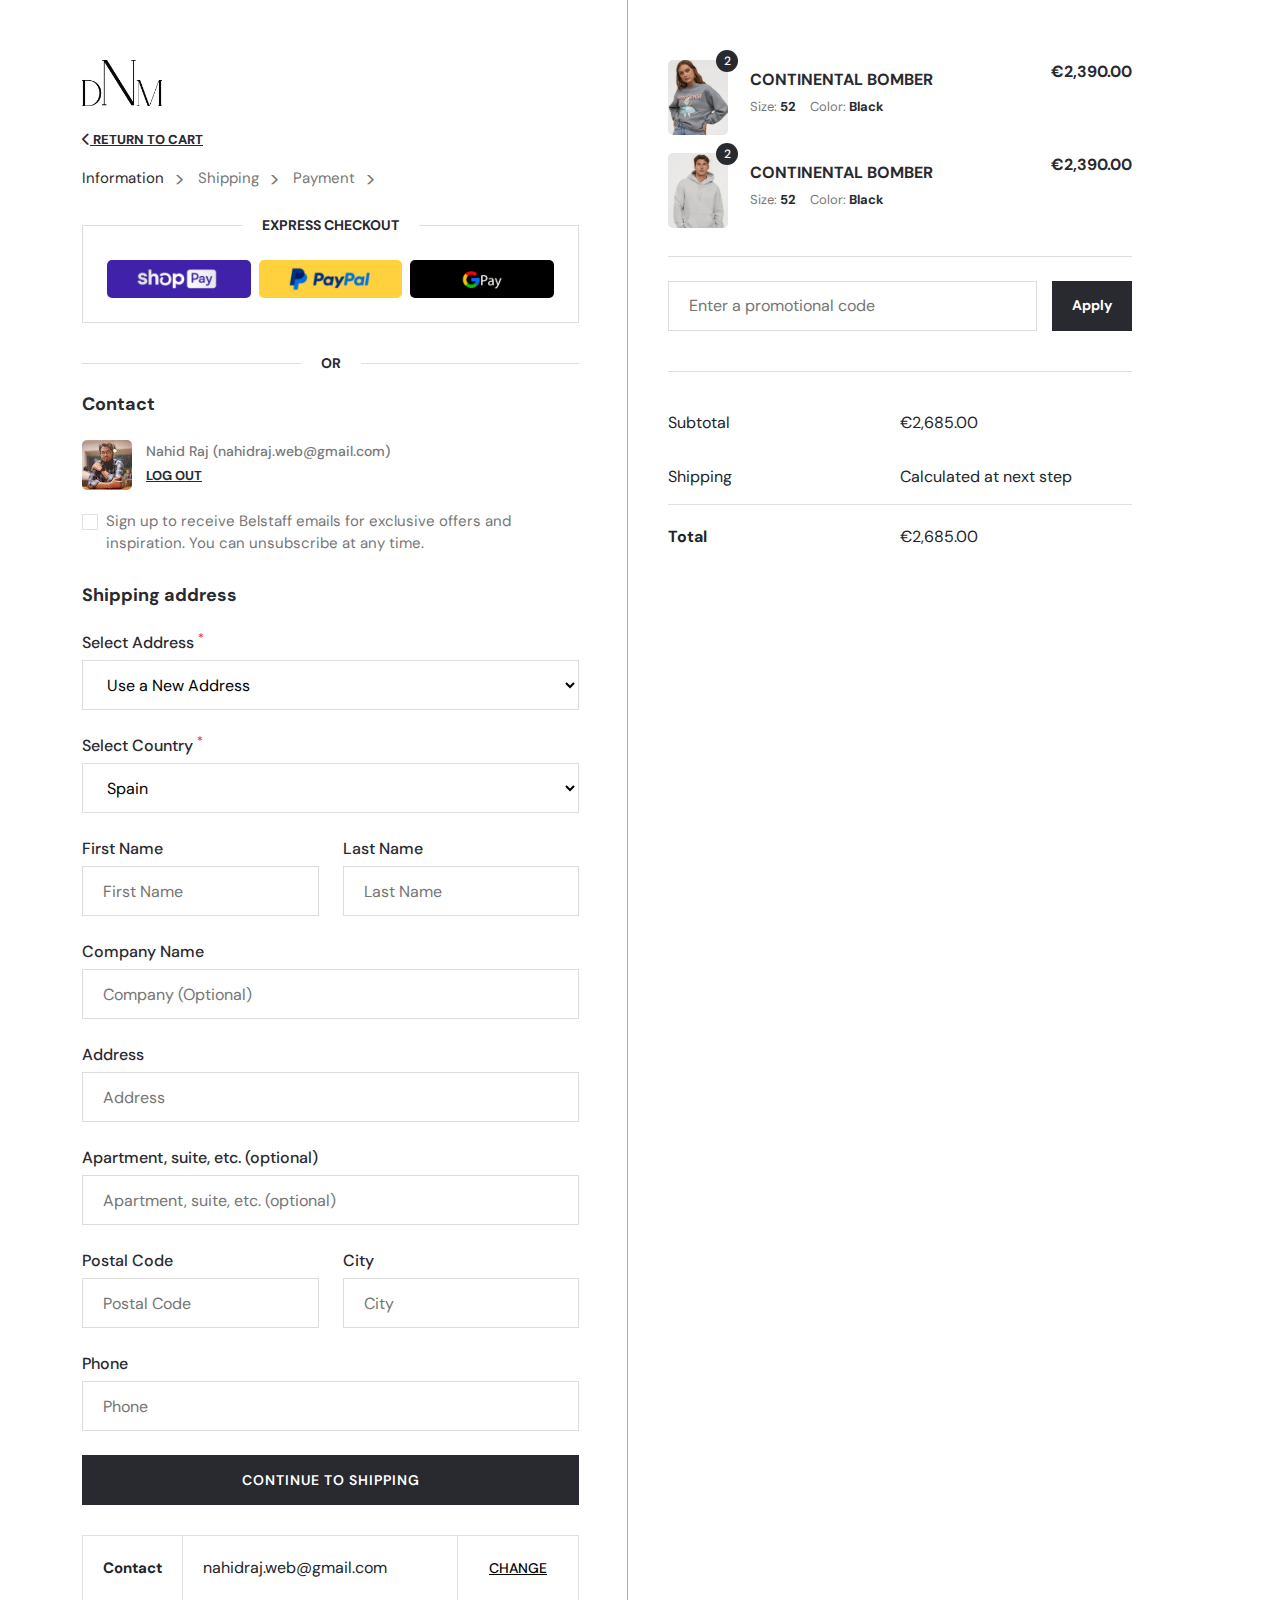
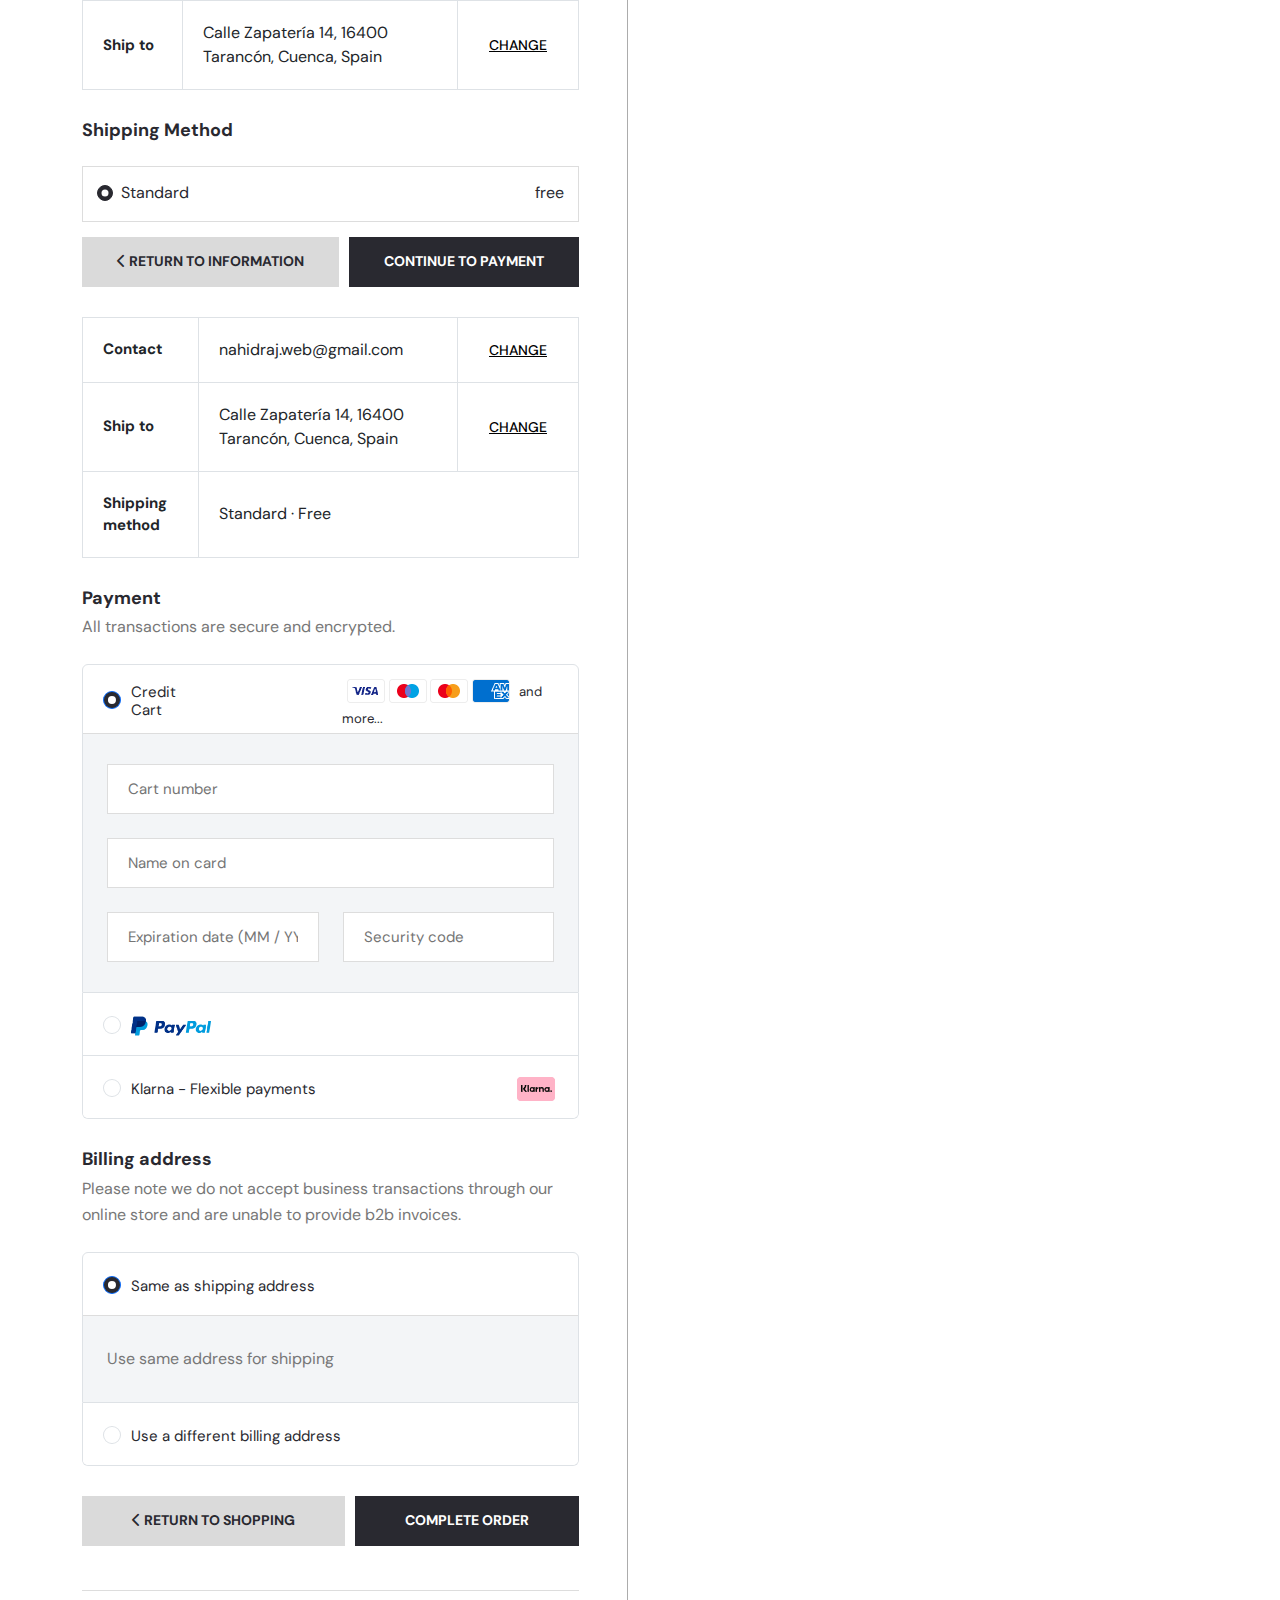
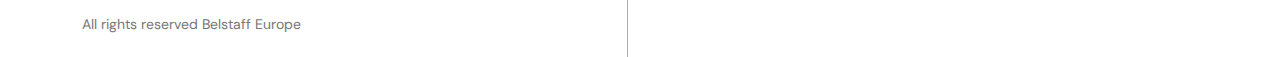
<file: checkout.html>
<!DOCTYPE html>
<html lang="en">

<head>
  <meta charset="UTF-8">
  <meta http-equiv="X-UA-Compatible" content="IE=edge">
  <meta name="viewport"
    content="width=device-width, initial-scale=1.0, maximum-scale=5.0, minimum-scale=1.0, user-scalable=yes">
  <title>Ecommerce</title>
  <link rel="shortcut icon" href="" type="image/x-icon">
  <!--all css link -->
  <link rel="stylesheet" href="css/bootstrap.min.css">
  <link rel="stylesheet" href="fontawsome/css/all.min.css">
  <link rel="stylesheet" href="fontawsome/css/fontawesome.min.css">
  <link rel="stylesheet" href="css/slick.css">
  <link rel="stylesheet" href="css/animate.min.css">
  <link rel="stylesheet" href="css/magnific-popup.css">
  <!-- <link rel="stylesheet" href="css/aos.css"> -->
  <link rel="stylesheet" href="css/style.css">
  <link rel="stylesheet" href="css/responsive.css">
</head>



<body>

  <!-- main area start -->
  <main>
    <!-- cart area start -->
    <section class="checkout_area">
      <div class="container">
        <div class="row">
          <div class="col-lg-6">
            <div class="checkout_left pe-lg-5">
              <div class="checkout_top">
                <div class="logo"><a href="index.html"><img src="images/logo.png" alt="logo" width="80"></a></div>
                <a href="cart.html" class="return_cart"><i class="fa fa-chevron-left"></i> Return to cart</a>
                <div class="checkout_step">
                  <ul class="list-unstyled">
                    <li class="active">Information</li>
                    <li>Shipping</li>
                    <li>Payment</li>
                  </ul>
                </div>
              </div>
              <div class="checkout_information">
                <div class="express_checkout">
                  <fieldset>
                    <span>Express checkout</span>
                    <div class="express_checkout_main">
                      <a href="#" class="checkout_option"><img src="images/shop-pay.png" alt=""
                          class="img-fluid w-100"></a>
                      <a href="#" class="checkout_option"><img src="images/paypal.png" alt=""
                          class="img-fluid w-100"></a>
                      <a href="#" class="checkout_option"><img src="images/gpay.png" alt="" class="img-fluid w-100"></a>
                    </div>
                  </fieldset>
                </div>
                <div class="separator">
                  <fieldset>
                    <span>Or</span>
                  </fieldset>
                </div>
                <div class="contact_info">
                  <h3 class="title">Contact</h3>
                  <div class="image_and_name">
                    <div class="image"><img src="images/r.jpg" alt="r" class="img-fluid w-100"></div>
                    <div class="name">
                      <h4 class="name_title">Nahid Raj (nahidraj.web@gmail.com)
                      </h4>
                      <a href="login.html" class="logout">Log Out</a>
                    </div>
                  </div>
                </div>
                <div class="subscribe">
                  <div class="form-check">
                    <input class="form-check-input shadow-none" type="checkbox" value="" id="flexCheckDefault">
                    <label class="form-check-label" for="flexCheckDefault">
                      Sign up to receive Belstaff emails for exclusive offers and inspiration. You can unsubscribe at
                      any
                      time.
                    </label>
                  </div>
                </div>
                <div class="main_form">
                  <h3 class="form_title">Shipping address
                  </h3>
                  <div class="row g-4">
                    <div class="col-lg-12">
                      <div class="input_groups">
                        <label>Select Address <sup class="text-danger">*</sup></label>
                        <select>
                          <option value="">Use a New Address</option>
                        </select>
                      </div>
                    </div>
                    <div class="col-lg-12">
                      <div class="input_groups">
                        <label>Select Country <sup class="text-danger">*</sup></label>
                        <select>
                          <option value="">Spain</option>
                          <option value="">Italy</option>
                          <option value="">France</option>
                          <option value="">Greece</option>
                        </select>
                      </div>
                    </div>
                    <div class="col-lg-6">
                      <div class="input_groups">
                        <label>First Name</label>
                        <input type="text" placeholder="First Name">
                      </div>
                    </div>
                    <div class="col-lg-6">
                      <div class="input_groups">
                        <label>Last Name</label>
                        <input type="text" placeholder="Last Name">
                      </div>
                    </div>
                    <div class="col-lg-12">
                      <div class="input_groups">
                        <label>Company Name</label>
                        <input type="text" placeholder="Company (Optional)">
                      </div>
                    </div>
                    <div class="col-lg-12">
                      <div class="input_groups">
                        <label>Address</label>
                        <input type="text" placeholder="Address">
                      </div>
                    </div>
                    <div class="col-lg-12">
                      <div class="input_groups">
                        <label>Apartment, suite, etc. (optional)</label>
                        <input type="text" placeholder="Apartment, suite, etc. (optional)">
                      </div>
                    </div>
                    <div class="col-lg-6">
                      <div class="input_groups">
                        <label>Postal Code</label>
                        <input type="text" placeholder="Postal Code">
                      </div>
                    </div>
                    <div class="col-lg-6">
                      <div class="input_groups">
                        <label>City</label>
                        <input type="text" placeholder="City">
                      </div>
                    </div>
                    <div class="col-lg-12">
                      <div class="input_groups">
                        <label>Phone</label>
                        <input type="text" placeholder="Phone">
                      </div>
                    </div>
                    <div class="col-lg-12">
                      <div class="button_groups">
                        <button class="submit_btn" type="submit">Continue to shipping</button>
                      </div>
                    </div>
                  </div>
                </div>
              </div>
              <!-- shipping start -->
              <div class="shipping">
                <div class="shipping_info">
                  <div class="table-responsive">
                    <table class="table table-bordered mb-0">
                      <tbody>
                        <tr>
                          <td>
                            <div class="title">Contact</div>
                          </td>
                          <td>nahidraj.web@gmail.com
                          </td>
                          <td><button class="change_btn">Change</button></td>
                        </tr>
                        <tr>
                          <td>
                            <div class="title">Ship to</div>
                          </td>
                          <td>Calle Zapatería 14, 16400 Tarancón, Cuenca, Spain
                          </td>
                          <td><button class="change_btn">Change</button></td>
                        </tr>
                      </tbody>
                    </table>
                  </div>
                </div>
                <div class="shipping_method">
                  <h3 class="shipping_title">Shipping Method</h3>
                  <div class="shippint_method_container">
                    <div class="method_item">
                      <div class="form-check">
                        <input class="form-check-input shadow-none" type="radio" name="flexRadioDefault2"
                          id="flexRadioDefault22" checked>
                        <label class="form-check-label" for="flexRadioDefault22">
                          Standard <span>free</span>
                        </label>
                      </div>
                    </div>
                  </div>
                </div>
                <div class="button_groups">
                  <button class="return_btn"><i class="fa fa-chevron-left"></i> RETURN TO INFORMATION</button>
                  <button>Continue to payment</button>
                </div>
              </div>
              <!-- checkout payment -->
              <div class="checkout_payment">
                <div class="table-responsive">
                  <table class="table table-bordered mb-0">
                    <tbody>
                      <tr>
                        <td>
                          <div class="title">Contact</div>
                        </td>
                        <td>nahidraj.web@gmail.com
                        </td>
                        <td><button class="change_btn">Change</button></td>
                      </tr>
                      <tr>
                        <td>
                          <div class="title">Ship to</div>
                        </td>
                        <td>Calle Zapatería 14, 16400 Tarancón, Cuenca, Spain
                        </td>
                        <td><button class="change_btn">Change</button></td>
                      </tr>
                      <tr>
                        <td>
                          <div class="title">Shipping method</div>
                        </td>
                        <td colspan="2">Standard · Free
                        </td>
                      </tr>
                    </tbody>
                  </table>
                </div>
                <div class="payment">
                  <h3 class="payment_title">Payment</h3>
                  <p class="payment_subtitle">All transactions are secure and encrypted.
                  </p>
                </div>
                <div class="payment_options">
                  <div class="accordion" id="accordionExample">
                    <div class="accordion-item">
                      <h2 class="accordion-header">
                        <button class="shadow-none accordion-button" type="button" data-bs-toggle="collapse"
                          data-bs-target="#collapseOne" aria-expanded="true" aria-controls="collapseOne">
                          <div class="form-check payment_form_check">
                            <input class="form-check-input shadow-none" type="radio" name="flexRadioDefault"
                              id="flexRadioDefault1" checked>
                            <label class="form-check-label" for="flexRadioDefault1">
                              Credit Cart <span><img src="images/credit.png" alt="credit"> <small>and
                                  more...</small></span>
                            </label>
                          </div>
                        </button>
                      </h2>
                      <div id="collapseOne" class="accordion-collapse collapse show" data-bs-parent="#accordionExample">
                        <div class="accordion-body">
                          <div class="row g-4">
                            <div class="col-lg-12">
                              <div class="input_groups">
                                <input type="text" placeholder="Cart number">
                              </div>
                            </div>
                            <div class="col-lg-12">
                              <div class="input_groups">
                                <input type="text" placeholder="Name on card">
                              </div>
                            </div>
                            <div class="col-lg-6">
                              <div class="input_groups">
                                <input type="text" placeholder="Expiration date (MM / YY)">
                              </div>
                            </div>
                            <div class="col-lg-6">
                              <div class="input_groups">
                                <input type="text" placeholder="Security code">
                              </div>
                            </div>
                          </div>
                        </div>
                      </div>
                    </div>
                    <div class="accordion-item">
                      <h2 class="accordion-header">
                        <button class="shadow-none accordion-button collapsed" type="button" data-bs-toggle="collapse"
                          data-bs-target="#collapseTwo" aria-expanded="false" aria-controls="collapseTwo">
                          <div class="form-check payment_form_check">
                            <input class="form-check-input shadow-none" type="radio" name="flexRadioDefault"
                              id="flexRadioDefault4">
                            <label class="form-check-label" for="flexRadioDefault4">
                              <img src="images/pay.png" alt="pay" width="80">
                            </label>
                          </div>
                        </button>
                      </h2>
                      <div id="collapseTwo" class="accordion-collapse collapse" data-bs-parent="#accordionExample">
                        <div class="accordion-body">
                          <div class="info_ text-center">
                            <img src="images/re.svg" alt="re">
                            <p class="para">After clicking “Complete order”, you will be redirected to PayPal to
                              complete your purchase securely.</p>
                          </div>
                        </div>
                      </div>
                    </div>
                    <div class="accordion-item">
                      <h2 class="accordion-header">
                        <button class="shadow-none accordion-button collapsed" type="button" data-bs-toggle="collapse"
                          data-bs-target="#collapseThree" aria-expanded="false" aria-controls="collapseThree">
                          <div class="form-check payment_form_check">
                            <input class="form-check-input shadow-none" type="radio" name="flexRadioDefault"
                              id="flexRadioDefault3">
                            <label class="form-check-label" for="flexRadioDefault3">
                              Klarna - Flexible payments <span><img src="images/ks.png" alt=""></span>
                            </label>
                          </div>
                        </button>
                      </h2>
                      <div id="collapseThree" class="accordion-collapse collapse" data-bs-parent="#accordionExample">
                        <div class="accordion-body">
                          <div class="info_ text-center">
                            <img src="images/re.svg" alt="re">
                            <p class="para">After clicking “Complete order”, you will be redirected to PayPal to
                              complete your purchase securely.</p>
                          </div>
                        </div>
                      </div>
                    </div>
                  </div>
                </div>
              </div>
              <!-- billing address -->
              <div class="billing_address">
                <div class="billing_top">
                  <h3 class="billing_title">Billing address
                  </h3>
                  <p class="billing_subtitle">Please note we do not accept business transactions through our online
                    store and are unable to provide b2b invoices.
                  </p>
                </div>
                <div class="billing_main_info">
                  <div class="accordion" id="accordionExample1">
                    <div class="accordion-item">
                      <h2 class="accordion-header">
                        <button class="shadow-none accordion-button" type="button" data-bs-toggle="collapse"
                          data-bs-target="#collapseOne1" aria-expanded="true" aria-controls="collapseOne1">
                          <div class="form-check payment_form_check">
                            <input class="form-check-input shadow-none" type="radio" name="flexRadioDefault10"
                              id="flexRadioDefault11" checked>
                            <label class="form-check-label" for="flexRadioDefault11">
                              Same as shipping address
                            </label>
                          </div>
                        </button>
                      </h2>
                      <div id="collapseOne1" class="accordion-collapse collapse show"
                        data-bs-parent="#accordionExample1">
                        <div class="accordion-body">
                          <p>Use same address for shipping</p>
                        </div>
                      </div>
                    </div>
                    <div class="accordion-item">
                      <h2 class="accordion-header">
                        <button class="shadow-none accordion-button collapsed" type="button" data-bs-toggle="collapse"
                          data-bs-target="#collapseTwo2" aria-expanded="false" aria-controls="collapseTwo2">
                          <div class="form-check payment_form_check">
                            <input class="form-check-input shadow-none" type="radio" name="flexRadioDefault10"
                              id="flexRadioDefault12">
                            <label class="form-check-label" for="flexRadioDefault12">
                              Use a different billing address
                            </label>
                          </div>
                        </button>
                      </h2>
                      <div id="collapseTwo2" class="accordion-collapse collapse" data-bs-parent="#accordionExample1">
                        <div class="accordion-body">
                          <div class="row g-4">
                            <div class="col-lg-12">
                              <div class="input_groups">
                                <label>Select Address <sup class="text-danger">*</sup></label>
                                <select>
                                  <option value="">Use a New Address</option>
                                </select>
                              </div>
                            </div>
                            <div class="col-lg-12">
                              <div class="input_groups">
                                <label>Select Country <sup class="text-danger">*</sup></label>
                                <select>
                                  <option value="">Spain</option>
                                  <option value="">Italy</option>
                                  <option value="">France</option>
                                  <option value="">Greece</option>
                                </select>
                              </div>
                            </div>
                            <div class="col-lg-6">
                              <div class="input_groups">
                                <label>First Name</label>
                                <input type="text" placeholder="First Name">
                              </div>
                            </div>
                            <div class="col-lg-6">
                              <div class="input_groups">
                                <label>Last Name</label>
                                <input type="text" placeholder="Last Name">
                              </div>
                            </div>
                            <div class="col-lg-12">
                              <div class="input_groups">
                                <label>Company Name</label>
                                <input type="text" placeholder="Company (Optional)">
                              </div>
                            </div>
                            <div class="col-lg-12">
                              <div class="input_groups">
                                <label>Address</label>
                                <input type="text" placeholder="Address">
                              </div>
                            </div>
                            <div class="col-lg-12">
                              <div class="input_groups">
                                <label>Apartment, suite, etc. (optional)</label>
                                <input type="text" placeholder="Apartment, suite, etc. (optional)">
                              </div>
                            </div>
                            <div class="col-lg-6">
                              <div class="input_groups">
                                <label>Postal Code</label>
                                <input type="text" placeholder="Postal Code">
                              </div>
                            </div>
                            <div class="col-lg-6">
                              <div class="input_groups">
                                <label>City</label>
                                <input type="text" placeholder="City">
                              </div>
                            </div>
                            <div class="col-lg-12">
                              <div class="input_groups">
                                <label>Phone</label>
                                <input type="text" placeholder="Phone">
                              </div>
                            </div>
                          </div>
                        </div>
                      </div>
                    </div>
                  </div>
                </div>
                <div class="button_groups">
                  <button class="return_btn"><i class="fa fa-chevron-left"></i> RETURN TO shopping</button>
                  <button>Complete order</button>
                </div>
              </div>
              <div class="reserved_by">
                <p>All rights reserved Belstaff Europe</p>
              </div>
            </div>
          </div>
          <div class="col-lg-6 mx-auto">
            <div class="checkout_right ps-3">
              <div class="products">
                <div class="product_item">
                  <div class="image">
                    <img src="images/pr-1.jpg" alt="" class="img-fluid w-100">
                    <span class="qnt">2</span>
                  </div>
                  <div class="name">
                    <h3 class="title">CONTINENTAL BOMBER</h3>
                    <ul class="list-unstyled">
                      <li>Size: <b>52</b></li>
                      <li>Color: <b>Black</b></li>
                    </ul>
                  </div>
                  <div class="price">
                    €2,390.00
                  </div>
                </div>
                <div class="product_item">
                  <div class="image">
                    <img src="images/pr-2.jpg" alt="" class="img-fluid w-100">
                    <span class="qnt">2</span>
                  </div>
                  <div class="name">
                    <h3 class="title">CONTINENTAL BOMBER</h3>
                    <ul class="list-unstyled">
                      <li>Size: <b>52</b></li>
                      <li>Color: <b>Black</b></li>
                    </ul>
                  </div>
                  <div class="price">
                    €2,390.00
                  </div>
                </div>
              </div>
              <div class="coupon">
                <div class="input_groups">
                  <input type="text" placeholder="Enter a promotional code">
                </div>
                <div class="button_groups">
                  <button type="button">Apply</button>
                </div>
              </div>
              <div class="pricing_option">
                <table class="table table-borderless">
                  <tbody>
                    <tr>
                      <td style="width: 50%;">Subtotal</td>
                      <td style="width: 50%;">€2,685.00</td>
                    </tr>
                    <tr>
                      <td style="width: 50%;">Shipping </td>
                      <td style="width: 50%;">Calculated at next step
                      </td>
                    </tr>
                  </tbody>
                  <tfoot class="border-top">
                    <tr>
                      <th style="width: 50%;">Total </th>
                      <td style="width: 50%;">€2,685.00
                      </td>
                    </tr>
                  </tfoot>
                </table>
              </div>
            </div>
          </div>
        </div>
      </div>
    </section>
    <!-- cart area end -->
  </main>
  <!-- main area end -->

  <!-- all js link -->
  <script src="js/jquery-3.6.0.min.js"></script>
  <script src="js/bootstrap.bundle.min.js"></script>
  <script src="js/slick.min.js"></script>
  <!-- <script src="js/aos.js"></script> -->
  <!-- <script src="js/slick-animation.min.js"></script> -->
  <script src="js/jquery.magnific-popup.min.js"></script>
  <script src="js/script.js"></script>
</body>

</html>
</file>
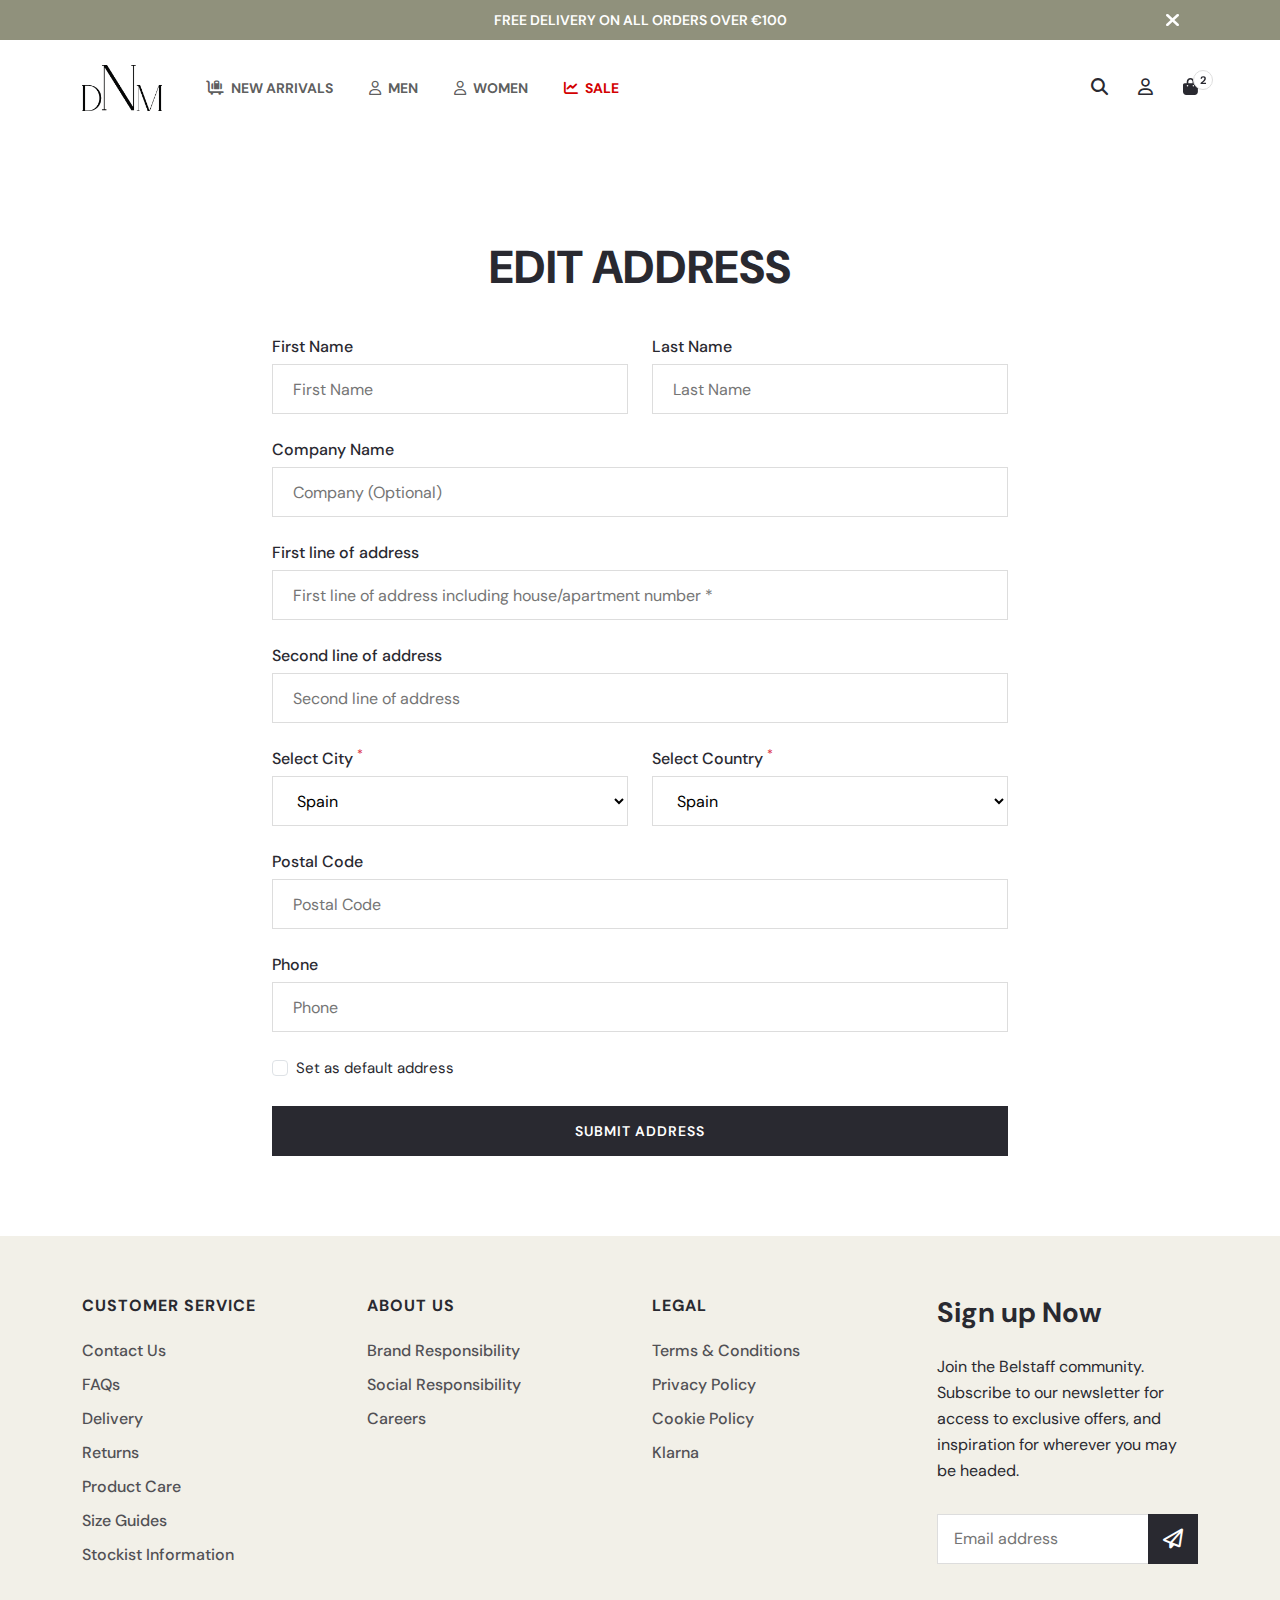
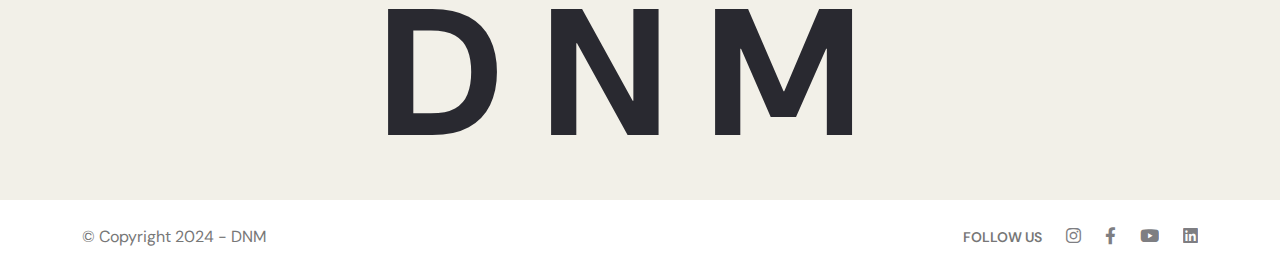
<file: edit-address.html>
<!DOCTYPE html>
<html lang="en">

<head>
  <meta charset="UTF-8">
  <meta http-equiv="X-UA-Compatible" content="IE=edge">
  <meta name="viewport"
    content="width=device-width, initial-scale=1.0, maximum-scale=5.0, minimum-scale=1.0, user-scalable=yes">
  <title>Ecommerce</title>
  <link rel="shortcut icon" href="" type="image/x-icon">
  <!--all css link -->
  <link rel="stylesheet" href="css/bootstrap.min.css">
  <link rel="stylesheet" href="fontawsome/css/all.min.css">
  <link rel="stylesheet" href="fontawsome/css/fontawesome.min.css">
  <link rel="stylesheet" href="css/slick.css">
  <link rel="stylesheet" href="css/animate.min.css">
  <link rel="stylesheet" href="css/magnific-popup.css">
  <!-- <link rel="stylesheet" href="css/aos.css"> -->
  <link rel="stylesheet" href="css/style.css">
  <link rel="stylesheet" href="css/responsive.css">
</head>



<body>
  <!-- top header area start -->
  <div class="top_header position-relative">
    <button class="close_top_header"><i class="fa-solid fa-xmark"></i></button>
    <div class="top_header_slider">
      <div class="slider_item">
        <div class="slider_one text-center">
          <p>FREE DELIVERY ON ALL ORDERS OVER €100</p>
        </div>
      </div>
      <div class="slider_item">
        <div class="slider_two">

          <ul class="list-unstyled">
            <li>
              <p>
                SALE: UP TO 50% OFF
              </p>
            </li>
            <li><a href="#">Shop Men</a></li>
            <li><a href="#">Shop Women</a></li>
          </ul>
        </div>
      </div>
    </div>
  </div>
  <!-- top header area end -->
  <!-- header area start -->
  <div id="header-fixed-height"></div>
  <header class="header_area" id="sticky-header">
    <!-- main menu area start -->
    <nav class="navbar navbar-expand-lg d-none d-lg-block">
      <div class="container">
        <a class="navbar-brand" href="index.html">
          <img src="images/logo.png" alt="logo" width="80">
        </a>
        <button class="navbar-toggler" type="button" data-bs-toggle="collapse" data-bs-target="#navbarScroll"
          aria-controls="navbarScroll" aria-expanded="false" aria-label="Toggle navigation">
          <span class="navbar-toggler-icon"></span>
        </button>
        <div class="collapse navbar-collapse" id="navbarScroll">
          <ul class="navbar-nav me-auto my-2 my-lg-0 navbar-nav-scroll" style="--bs-scroll-height: 100px;">
            <li class="nav-item">
              <a class="nav-link" aria-current="page" href="#"><i class="fas fa-luggage-cart"></i> New Arrivals</a>
              <div class="sub_menu_one">
                <div class="row gx-xxl-5">
                  <div class="col-lg-3 sub_menu_item_label">
                    <div class="sub_menu_item">
                      <div class="text">
                        <h3 class="title">Men's New Arrivals</h3>
                        <a href="category.html" class="view_all">View All</a>
                      </div>
                      <div class="image">
                        <img src="images/q-1.webp" alt="q-1" class="img-fluid w-100">
                      </div>
                    </div>
                  </div>
                  <div class="col-lg-3 sub_menu_item_label">
                    <div class="sub_menu_item">
                      <div class="text">
                        <h3 class="title">Men's New Arrivals</h3>
                        <a href="category.html" class="view_all">View All</a>
                      </div>
                      <div class="image">
                        <img src="images/q-2.webp" alt="q-2" class="img-fluid w-100">
                      </div>
                    </div>
                  </div>
                  <div class="col-lg-3 sub_menu_item_label">
                    <div class="sub_menu_item">
                      <div class="text">
                        <h3 class="title">Men's New Arrivals</h3>
                        <a href="category.html" class="view_all">View All</a>
                      </div>
                      <div class="image">
                        <img src="images/q-3.webp" alt="q-3" class="img-fluid w-100">
                      </div>
                    </div>
                  </div>
                  <div class="col-lg-3 sub_menu_item_label">
                    <div class="sub_menu_item">
                      <div class="text">
                        <h3 class="title">Men's New Arrivals</h3>
                        <a href="category.html" class="view_all">View All</a>
                      </div>
                      <div class="image">
                        <img src="images/q-4.webp" alt="q-4" class="img-fluid w-100">
                      </div>
                    </div>
                  </div>
                </div>
              </div>
            </li>
            <li class="nav-item">
              <a class="nav-link" href="#"><i class="far fa-user"></i> Men</a>
              <div class="sub_menu_one sub_menu_two">
                <div class="row gx-xxl-5">
                  <div class="col-lg-2 sub_menu_item_label">
                    <div class="sub_menu_item">
                      <div class="text">
                        <h3 class="title">New Arrivals</h3>
                        <a href="category.html" class="view_all">View All</a>
                      </div>
                      <div class="image">
                        <a href="category.html" class="d-block w-100"><img src="images/q-5.webp" alt="q-5"
                            class="img-fluid w-100"></a>
                      </div>
                      <a href="category.html" class="image_title">Just Landed</a>
                      <div class="text mb-0 mt-4">
                        <h3 class="title">Collections</h3>
                      </div>
                      <ul class="list-unstyled">
                        <li><a href="category.html">Icons</a></li>
                        <li><a href="category.html">Gore-Tex</a></li>
                        <li><a href="category.html">Loundewear</a></li>
                        <li><a href="category.html">Gifts for Him</a></li>
                      </ul>
                    </div>
                  </div>
                  <div class="col-lg-2 sub_menu_item_label">
                    <div class="sub_menu_item">
                      <div class="text">
                        <h3 class="title">Outerwear</h3>
                      </div>
                      <ul class="list-unstyled">
                        <li><a href="category.html">Outerwear Best Sellers</a></li>
                        <li><a href="category.html">Leather Jackets</a></li>
                        <li><a href="category.html">Waxed Jackets</a></li>
                        <li><a href="category.html">Quilt & Down Jackets</a></li>
                        <li><a href="category.html">Suede & Shearling Jackets</a></li>
                        <li><a href="category.html">Lightweight Jackets</a></li>
                        <li><a href="category.html">Overshirts</a></li>
                        <li><a href="category.html">Gilets</a></li>
                        <li><a href="category.html">Coats & Parkas</a></li>
                      </ul>
                      <div class="text mt-1">
                        <a href="#" class="view_all">View All</a>
                      </div>
                    </div>
                  </div>
                  <div class="col-lg-2 sub_menu_item_label">
                    <div class="sub_menu_item">
                      <div class="text">
                        <h3 class="title">Clothing</h3>
                      </div>
                      <ul class="list-unstyled">
                        <li><a href="category.html">Knitwear</a></li>
                        <li><a href="category.html">T Shirts & Polos</a></li>
                        <li><a href="category.html">Hoodies & Sweatshirts</a></li>
                        <li><a href="category.html">Shirts</a></li>
                        <li><a href="category.html">Jeans & Trousers</a></li>
                        <li><a href="category.html">Shorts</a></li>
                      </ul>
                      <div class="text mt-1">
                        <a href="category.html" class="view_all">View All</a>
                      </div>
                      <div class="image">
                        <a href="category.html" class="d-block w-100"><img src="images/q-3.webp" alt="q-3"
                            class="img-fluid w-100"></a>
                      </div>
                      <a href="category.html" class="image_title">SHOP KNITWEAR</a>
                    </div>
                  </div>
                  <div class="col-lg-2 sub_menu_item_label">
                    <div class="sub_menu_item">
                      <div class="text">
                        <h3 class="title">Footwear</h3>
                        <ul class="list-unstyled">
                          <li><a href="category.html">Boots</a></li>
                          <li><a href="category.html">Trainers</a></li>
                        </ul>
                        <a href="category.html" class="view_all">View All</a>
                      </div>
                    </div>
                  </div>
                  <div class="col-lg-2 sub_menu_item_label">
                    <div class="sub_menu_item">
                      <div class="text">
                        <h3 class="title">Accessories</h3>
                        <ul class="list-unstyled">
                          <li><a href="category.html">Bags</a></li>
                          <li><a href="category.html">Wallets</a></li>
                          <li><a href="category.html">Belts</a></li>
                          <li><a href="category.html">Gloves</a></li>
                          <li><a href="category.html">Hats</a></li>
                          <li><a href="category.html">Scarves</a></li>
                          <li><a href="category.html">Patches & Pins</a></li>
                          <li><a href="category.html">Product Care</a></li>
                        </ul>
                        <a href="category.html" class="view_all">View All</a>
                      </div>
                    </div>
                  </div>
                  <div class="col-lg-2 sub_menu_item_label">
                    <div class="sub_menu_item">
                      <div class="text">
                        <h3 class="title">Motorcycle</h3>
                      </div>
                      <ul class="list-unstyled">
                        <li><a href="category.html">Waxed Motorcycle Jackets</a></li>
                        <li><a href="category.html">Leather Motorcycle Jackets</a></li>
                        <li><a href="category.html">Textile Motorcycle Jackets</a></li>
                        <li><a href="category.html">Motorcycle Trousers</a></li>
                        <li><a href="category.html">Motorcycle Boots</a></li>
                        <li><a href="category.html">Motorcycle Accessories</a></li>
                      </ul>
                      <div class="text mt-1">
                        <a href="category.html" class="view_all">View All</a>
                      </div>
                      <div class="image">
                        <a href="category.html" class="d-block w-100"><img src="images/q-5.webp" alt="q-3"
                            class="img-fluid w-100"></a>
                      </div>
                      <a href="category.html" class="image_title">Motorcycle Style</a>
                    </div>
                  </div>
                </div>
              </div>
            </li>
            <li class="nav-item">
              <a class="nav-link" href="#"><i class="far fa-user"></i> Women</a>
              <div class="sub_menu_one sub_menu_two">
                <div class="row gx-xxl-5">
                  <div class="col-lg-2 sub_menu_item_label">
                    <div class="sub_menu_item">
                      <div class="text">
                        <h3 class="title">New Arrivals</h3>
                        <a href="category.html" class="view_all">View All</a>
                      </div>
                      <div class="image">
                        <a href="category.html" class="d-block w-100"><img src="images/q-5.webp" alt="q-5"
                            class="img-fluid w-100"></a>
                      </div>
                      <a href="#" class="image_title">Just Landed</a>
                      <div class="text mb-0 mt-4">
                        <h3 class="title">Collections</h3>
                      </div>
                      <ul class="list-unstyled">
                        <li><a href="category.html">Icons</a></li>
                        <li><a href="category.html">Gore-Tex</a></li>
                        <li><a href="category.html">Loundewear</a></li>
                        <li><a href="category.html">Gifts for Him</a></li>
                      </ul>
                    </div>
                  </div>
                  <div class="col-lg-2 sub_menu_item_label">
                    <div class="sub_menu_item">
                      <div class="text">
                        <h3 class="title">Outerwear</h3>
                      </div>
                      <ul class="list-unstyled">
                        <li><a href="category.html">Outerwear Best Sellers</a></li>
                        <li><a href="category.html">Leather Jackets</a></li>
                        <li><a href="category.html">Waxed Jackets</a></li>
                        <li><a href="category.html">Quilt & Down Jackets</a></li>
                        <li><a href="category.html">Suede & Shearling Jackets</a></li>
                        <li><a href="category.html">Lightweight Jackets</a></li>
                        <li><a href="category.html">Overshirts</a></li>
                        <li><a href="category.html">Gilets</a></li>
                        <li><a href="category.html">Coats & Parkas</a></li>
                      </ul>
                      <div class="text mt-1">
                        <a href="category.html" class="view_all">View All</a>
                      </div>
                    </div>
                  </div>
                  <div class="col-lg-2 sub_menu_item_label">
                    <div class="sub_menu_item">
                      <div class="text">
                        <h3 class="title">Clothing</h3>
                      </div>
                      <ul class="list-unstyled">
                        <li><a href="category.html">Knitwear</a></li>
                        <li><a href="category.html">T Shirts & Polos</a></li>
                        <li><a href="category.html">Hoodies & Sweatshirts</a></li>
                        <li><a href="category.html">Shirts</a></li>
                        <li><a href="category.html">Jeans & Trousers</a></li>
                        <li><a href="category.html">Shorts</a></li>
                      </ul>
                      <div class="text mt-1">
                        <a href="category.html" class="view_all">View All</a>
                      </div>
                      <div class="image">
                        <a href="category.html" class="d-block w-100"><img src="images/q-3.webp" alt="q-3"
                            class="img-fluid w-100"></a>
                      </div>
                      <a href="category.html" class="image_title">SHOP KNITWEAR</a>
                    </div>
                  </div>
                  <div class="col-lg-2 sub_menu_item_label">
                    <div class="sub_menu_item">
                      <div class="text">
                        <h3 class="title">Footwear</h3>
                        <ul class="list-unstyled">
                          <li><a href="category.html">Boots</a></li>
                          <li><a href="category.html">Trainers</a></li>
                        </ul>
                        <a href="category.html" class="view_all">View All</a>
                      </div>
                    </div>
                  </div>
                  <div class="col-lg-2 sub_menu_item_label">
                    <div class="sub_menu_item">
                      <div class="text">
                        <h3 class="title">Accessories</h3>
                        <ul class="list-unstyled">
                          <li><a href="category.html">Bags</a></li>
                          <li><a href="category.html">Wallets</a></li>
                          <li><a href="category.html">Belts</a></li>
                          <li><a href="category.html">Gloves</a></li>
                          <li><a href="category.html">Hats</a></li>
                          <li><a href="category.html">Scarves</a></li>
                          <li><a href="category.html">Patches & Pins</a></li>
                          <li><a href="category.html">Product Care</a></li>
                        </ul>
                        <a href="category.html" class="view_all">View All</a>
                      </div>
                    </div>
                  </div>
                  <div class="col-lg-2 sub_menu_item_label">
                    <div class="sub_menu_item">
                      <div class="text">
                        <h3 class="title">Motorcycle</h3>
                      </div>
                      <ul class="list-unstyled">
                        <li><a href="category.html">Waxed Motorcycle Jackets</a></li>
                        <li><a href="category.html">Leather Motorcycle Jackets</a></li>
                        <li><a href="category.html">Textile Motorcycle Jackets</a></li>
                        <li><a href="category.html">Motorcycle Trousers</a></li>
                        <li><a href="category.html">Motorcycle Boots</a></li>
                        <li><a href="category.html">Motorcycle Accessories</a></li>
                      </ul>
                      <div class="text mt-1">
                        <a href="category.html" class="view_all">View All</a>
                      </div>
                      <div class="image">
                        <a href="category.html" class="d-block w-100"><img src="images/q-5.webp" alt="q-3"
                            class="img-fluid w-100"></a>
                      </div>
                      <a href="#" class="image_title">Motorcycle Style</a>
                    </div>
                  </div>
                </div>
              </div>
            </li>
            <li class="nav-item">
              <a class="nav-link sale" href="#"><i class="fas fa-chart-line"></i> Sale</a>
              <div class="sub_menu_one">
                <div class="row gx-xxl-5">
                  <div class="col-lg-6 sub_menu_item_label">
                    <div class="sub_menu_item">
                      <div class="row">
                        <div class="col-lg-6">
                          <div class="text">
                            <h3 class="title">SALE FOR HIM</h3>
                          </div>
                          <ul class="list-unstyled">
                            <li><a href="category.html">Knitwear</a></li>
                            <li><a href="category.html">T Shirts & Polos</a></li>
                            <li><a href="category.html">Hoodies & Sweatshirts</a></li>
                            <li><a href="category.html">Shirts</a></li>
                            <li><a href="category.html">Jeans & Trousers</a></li>
                            <li><a href="category.html">Shorts</a></li>
                          </ul>
                          <div class="text mt-1">
                            <a href="category.html" class="view_all">View All</a>
                          </div>
                        </div>
                        <div class="col-lg-6">
                          <div class="image">
                            <a href="category.html" class="d-block w-100"><img src="images/q-3.webp" alt="q-3"
                                class="img-fluid w-100"></a>
                          </div>
                        </div>
                      </div>
                    </div>
                  </div>
                  <div class="col-lg-6 sub_menu_item_label">
                    <div class="sub_menu_item">
                      <div class="row">
                        <div class="col-lg-6">
                          <div class="text">
                            <h3 class="title">SALE FOR HER</h3>
                          </div>
                          <ul class="list-unstyled">
                            <li><a href="category.html">Knitwear</a></li>
                            <li><a href="category.html">T Shirts & Polos</a></li>
                            <li><a href="category.html">Hoodies & Sweatshirts</a></li>
                            <li><a href="category.html">Shirts</a></li>
                            <li><a href="category.html">Jeans & Trousers</a></li>
                            <li><a href="category.html">Shorts</a></li>
                          </ul>
                          <div class="text mt-1">
                            <a href="category.html" class="view_all">View All</a>
                          </div>
                        </div>
                        <div class="col-lg-6">
                          <div class="image">
                            <a href="category.html" class="d-block w-100"><img src="images/q-3.webp" alt="q-3"
                                class="img-fluid w-100"></a>
                          </div>
                        </div>
                      </div>
                    </div>
                  </div>
                </div>
              </div>
            </li>
          </ul>
          <div class="menu_right_option">
            <ul class="list-unstyled">
              <!-- <li><button class="language">EN</button></li> -->
              <li>
                <button class="search"><i class="fas fa-search"></i></button>
                <div class="search_field">
                  <div class="input_groups">
                    <input type="text" placeholder="Search here">
                    <button class="search_btn" type="submit"><i class="fa-solid fa-magnifying-glass"></i></button>
                    <button class="close_search_field"><i class="fa-solid fa-xmark"></i></button>
                  </div>
                </div>
              </li>
              <li><a class="menu_option_" href="login.html"><i class="far fa-user"></i></a></li>
              <li class="shopping_bag position-relative">
                <a class="menu_option_" href="cart.html"><i class="fas fa-shopping-bag"></i><span>2</span></a>
                <div class="cart-option">
                  <div class="cart-prd">
                    <ul>
                      <li class="d-flex">
                        <div class="img">
                          <a href="product-details.html"><img src="images/1.webp" alt="01" width="100"
                              class="img-fluid"></a>
                        </div>
                        <div class="text">
                          <a href="product-details.html">signature quarter zip sweatshirt</a>
                          <ul class="list-unstyled">
                            <li>Size: <b>XL</b></li>
                            <li>Color: <b>White</b></li>
                            <li>Price: <b>€97.00</b> <b class="text-decoration-line-through ms-4">€197.0</b></li>
                          </ul>
                        </div>
                        <div class="button">
                          <button type="button"><i class="far fa-trash-alt"></i></button>
                        </div>
                      </li>
                      <li class="d-flex">
                        <div class="img">
                          <a href="product-details.html"><img src="images/2.webp" alt="01" width="100"
                              class="img-fluid"></a>
                        </div>
                        <div class="text">
                          <a href="product-details.html">signature quarter zip sweatshirt</a>
                          <ul class="list-unstyled">
                            <li>Size: <b>XL</b></li>
                            <li>Color: <b>White</b></li>
                            <li>Price: <b>€97.00</b> <b class="text-decoration-line-through ms-4">€197.0</b></li>
                          </ul>
                        </div>
                        <div class="button">
                          <button type="button"><i class="far fa-trash-alt"></i></button>
                        </div>
                      </li>
                      <li class="d-flex">
                        <div class="img">
                          <a href="product-details.html"><img src="images/3.webp" alt="01" width="100"
                              class="img-fluid"></a>
                        </div>
                        <div class="text">
                          <a href="product-details.html">signature quarter zip sweatshirt</a>
                          <ul class="list-unstyled">
                            <li>Size: <b>XL</b></li>
                            <li>Color: <b>White</b></li>
                            <li>Price: <b>€97.00</b> <b class="text-decoration-line-through ms-4">€197.0</b></li>
                          </ul>
                        </div>
                        <div class="button">
                          <button type="button"><i class="far fa-trash-alt"></i></button>
                        </div>
                      </li>
                    </ul>
                  </div>
                  <div class="cart-bottom">
                    <div class="cart-price">
                      <div class="d-flex justify-content-between">
                        <div class="total">
                          <h5>Total before shipping</h5>
                        </div>
                        <div class="prd_price">
                          <small>$ 200</small>
                        </div>
                      </div>
                    </div>
                    <div class="cart-action d-flex justify-content-center">
                      <a href="">Check Out Securely</a>
                    </div>
                  </div>
                </div>
              </li>
            </ul>
          </div>
        </div>
      </div>
    </nav>
    <!-- main menu area end -->
    <!-- mobile menu area start -->
    <div class="mobile-menu-area d-block d-lg-none">
      <div class="mobile-topbar">
        <div class="container">
          <div class="d-flex justify-content-between align-items-center">
            <div class="logo">
              <a href="index.html">
                <img src="images/logo.png" alt="logo" width="70">
              </a>
            </div>
            <div class="mobile_menu_option d-flex align-items-center">
              <div class="menu_right_option me-4">
                <ul class="list-unstyled">
                  <!-- <li><button class="language">EN</button></li> -->
                  <li>
                    <button class="search"><i class="fas fa-search"></i></button>
                    <div class="search_field">
                      <div class="input_groups">
                        <input type="text" placeholder="Search here">
                        <button class="search_btn" type="submit"><i class="fa-solid fa-magnifying-glass"></i></button>
                        <button class="close_search_field"><i class="fa-solid fa-xmark"></i></button>
                      </div>
                    </div>
                  </li>
                  <li><a class="menu_option_" href="login.html"><i class="far fa-user"></i></a></li>
                  <li class="shopping_bag position-relative">
                    <a class="menu_option_" href="cart.html"><i class="fas fa-shopping-bag"></i><span>2</span></a>
                    <div class="cart-option">
                      <div class="cart-prd">
                        <ul>
                          <li class="d-flex">
                            <div class="img">
                              <a href="product-details.html"><img src="images/1.webp" alt="01" width="100"
                                  class="img-fluid"></a>
                            </div>
                            <div class="text">
                              <a href="product-details.html">signature quarter zip sweatshirt</a>
                              <ul class="list-unstyled">
                                <li>Size: <b>XL</b></li>
                                <li>Color: <b>White</b></li>
                                <li>Price: <b>€97.00</b> <b class="text-decoration-line-through ms-4">€197.0</b></li>
                              </ul>
                            </div>
                            <div class="button">
                              <button type="button"><i class="far fa-trash-alt"></i></button>
                            </div>
                          </li>
                          <li class="d-flex">
                            <div class="img">
                              <a href="product-details.html"><img src="images/2.webp" alt="01" width="100"
                                  class="img-fluid"></a>
                            </div>
                            <div class="text">
                              <a href="product-details.html">signature quarter zip sweatshirt</a>
                              <ul class="list-unstyled">
                                <li>Size: <b>XL</b></li>
                                <li>Color: <b>White</b></li>
                                <li>Price: <b>€97.00</b> <b class="text-decoration-line-through ms-4">€197.0</b></li>
                              </ul>
                            </div>
                            <div class="button">
                              <button type="button"><i class="far fa-trash-alt"></i></button>
                            </div>
                          </li>
                          <li class="d-flex">
                            <div class="img">
                              <a href="product-details.html"><img src="images/3.webp" alt="01" width="100"
                                  class="img-fluid"></a>
                            </div>
                            <div class="text">
                              <a href="product-details.html">signature quarter zip sweatshirt</a>
                              <ul class="list-unstyled">
                                <li>Size: <b>XL</b></li>
                                <li>Color: <b>White</b></li>
                                <li>Price: <b>€97.00</b> <b class="text-decoration-line-through ms-4">€197.0</b></li>
                              </ul>
                            </div>
                            <div class="button">
                              <button type="button"><i class="far fa-trash-alt"></i></button>
                            </div>
                          </li>
                        </ul>
                      </div>
                      <div class="cart-bottom">
                        <div class="cart-price">
                          <div class="d-flex justify-content-between">
                            <div class="total">
                              <h5>Total before shipping</h5>
                            </div>
                            <div class="prd_price">
                              <small>$ 200</small>
                            </div>
                          </div>
                        </div>
                        <div class="cart-action d-flex justify-content-center">
                          <a href="checkout.html">Check Out Securely</a>
                        </div>
                      </div>
                    </div>
                  </li>
                </ul>
              </div>
              <div class="bars">
                <i class="fas fa-bars"></i>
              </div>
            </div>
          </div>
        </div>
      </div>
      <div class="mobile-menu-overlay"></div>
      <div class="mobile-menu-main">
        <div class="logo">
          <a href="index.html"><img src="images/logo.png" alt="logo" width="70"></a>
        </div>
        <div class="close-mobile-menu"><i class="fas fa-times"></i></div>
        <div class="menu-body">
          <div class="menu-list">
            <ul class="list-unstyled">
              <li class="sub-mobile-menu">
                <a href="#">New Arrivals <i class="fas fa-chevron-down float-end"></i></a>
                <ul class="list-unstyled">
                  <li><a href="#">Men's New Arrivals</a></li>
                  <li><a href="#">Women's New Arrivals</a></li>
                  <li><a href="#">Men's New Outerwear</a></li>
                  <li><a href="#">Women's New Outerwear</a></li>
                </ul>
              </li>
              <li class="sub-mobile-menu">
                <a href="#">Men <i class="fas fa-chevron-down float-end"></i></a>
                <ul class="list-unstyled">
                  <li class="sub-mobile-menu">
                    <a href="#">
                      New Arrivals <i class="fas fa-chevron-down float-end"></i>
                      <ul class="list-unstyled">
                        <li><a href="#">Men's New Arrivals</a></li>
                        <li><a href="#">Women's New Arrivals</a></li>
                        <li><a href="#">Men's New Outerwear</a></li>
                        <li><a href="#">Women's New Outerwear</a></li>
                      </ul>
                    </a>
                  </li>
                  <li class="sub-mobile-menu">
                    <a href="#">
                      Collections <i class="fas fa-chevron-down float-end"></i>
                      <ul class="list-unstyled">
                        <li><a href="#">Men's New Arrivals</a></li>
                        <li><a href="#">Women's New Arrivals</a></li>
                        <li><a href="#">Men's New Outerwear</a></li>
                        <li><a href="#">Women's New Outerwear</a></li>
                      </ul>
                    </a>
                  </li>
                  <li class="sub-mobile-menu">
                    <a href="#">
                      Outerwear <i class="fas fa-chevron-down float-end"></i>
                      <ul class="list-unstyled">
                        <li><a href="#">Men's New Arrivals</a></li>
                        <li><a href="#">Women's New Arrivals</a></li>
                        <li><a href="#">Men's New Outerwear</a></li>
                        <li><a href="#">Women's New Outerwear</a></li>
                      </ul>
                    </a>
                  </li>
                  <li class="sub-mobile-menu">
                    <a href="#">
                      Clothing <i class="fas fa-chevron-down float-end"></i>
                      <ul class="list-unstyled">
                        <li><a href="#">Men's New Arrivals</a></li>
                        <li><a href="#">Women's New Arrivals</a></li>
                        <li><a href="#">Men's New Outerwear</a></li>
                        <li><a href="#">Women's New Outerwear</a></li>
                      </ul>
                    </a>
                  </li>
                  <li class="sub-mobile-menu">
                    <a href="#">
                      Footwear <i class="fas fa-chevron-down float-end"></i>
                      <ul class="list-unstyled">
                        <li><a href="#">Men's New Arrivals</a></li>
                        <li><a href="#">Women's New Arrivals</a></li>
                        <li><a href="#">Men's New Outerwear</a></li>
                        <li><a href="#">Women's New Outerwear</a></li>
                      </ul>
                    </a>
                  </li>
                </ul>
              </li>
            </ul>
          </div>
        </div>
        <div class="">

        </div>
      </div>
    </div>
    <!-- mobile menu area end -->
  </header>
  <!-- header area end -->


  <!-- main area start -->
  <main>
    <!-- account area start -->
    <section class="account_area">
      <div class="container">
        <div class="account_main">
          <div class="text-center">
            <h3 class="account_title">Edit ADDRESS</h3>
          </div>
          <div class="add_new_address">
            <form action="view-address.html">
              <div class="row">
                <div class="col-lg-8 mx-auto">
                  <div class="row g-4">
                    <div class="col-lg-6">
                      <div class="input_groups">
                        <label>First Name</label>
                        <input type="text" placeholder="First Name">
                        <!-- <small class="text-danger">First name is required</small> -->
                      </div>
                    </div>
                    <div class="col-lg-6">
                      <div class="input_groups">
                        <label>Last Name</label>
                        <input type="text" placeholder="Last Name">
                      </div>
                    </div>
                    <div class="col-lg-12">
                      <div class="input_groups">
                        <label>Company Name</label>
                        <input type="text" placeholder="Company (Optional)">
                      </div>
                    </div>
                    <div class="col-lg-12">
                      <div class="input_groups">
                        <label>First line of address</label>
                        <input type="text" placeholder="First line of address including house/apartment number *">
                      </div>
                    </div>
                    <div class="col-lg-12">
                      <div class="input_groups">
                        <label>Second line of address</label>
                        <input type="text" placeholder="Second line of address">
                      </div>
                    </div>
                    <div class="col-lg-6">
                      <div class="input_groups">
                        <label>Select City <sup class="text-danger">*</sup></label>
                        <select>
                          <option value="">Spain</option>
                          <option value="">Italy</option>
                          <option value="">France</option>
                          <option value="">Greece</option>
                        </select>
                      </div>
                    </div>
                    <div class="col-lg-6">
                      <div class="input_groups">
                        <label>Select Country <sup class="text-danger">*</sup></label>
                        <select>
                          <option value="">Spain</option>
                          <option value="">Italy</option>
                          <option value="">France</option>
                          <option value="">Greece</option>
                        </select>
                      </div>
                    </div>
                    <div class="col-lg-12">
                      <div class="input_groups">
                        <label>Postal Code</label>
                        <input type="text" placeholder="Postal Code">
                      </div>
                    </div>
                    <div class="col-lg-12">
                      <div class="input_groups">
                        <label>Phone</label>
                        <input type="text" placeholder="Phone">
                      </div>
                    </div>
                    <div class="col-lg-12">
                      <div class="form-check">
                        <input class="form-check-input shadow-none" type="checkbox" value="" id="flexCheckDefault">
                        <label class="form-check-label" for="flexCheckDefault">
                          Set as default address
                        </label>
                      </div>
                    </div>
                    <div class="col-lg-12">
                      <div class="button_groups">
                        <button class="submit_btn" type="submit">submit address</button>
                      </div>
                    </div>
                  </div>
                </div>
              </div>
            </form>
          </div>
        </div>
      </div>
    </section>
    <!-- account area end -->
  </main>
  <!-- main area end -->

  <!-- footer area start -->
  <footer class="footer_area">
    <div class="footer_top">
      <div class="container">
        <div class="row g-4">
          <div class="col-lg-3 col-md-6">
            <div class="footer_widget">
              <h3 class="footer_title">Customer Service</h3>
              <ul class="list-unstyled">
                <li><a href="#">Contact Us</a></li>
                <li><a href="#">FAQs</a></li>
                <li><a href="#">Delivery</a></li>
                <li><a href="#">Returns</a></li>
                <li><a href="#">Product Care</a></li>
                <li><a href="#">Size Guides</a></li>
                <li><a href="#">Stockist Information</a></li>
              </ul>
            </div>
          </div>
          <div class="col-lg-3 col-md-6">
            <div class="footer_widget">
              <h3 class="footer_title">About us</h3>
              <ul class="list-unstyled">
                <li><a href="#">Brand Responsibility</a></li>
                <li><a href="#">Social Responsibility</a></li>
                <li><a href="#">Careers</a></li>
              </ul>
            </div>
          </div>
          <div class="col-lg-3 col-md-6">
            <div class="footer_widget">
              <h3 class="footer_title">Legal</h3>
              <ul class="list-unstyled">
                <li><a href="#">Terms & Conditions</a></li>
                <li><a href="#">Privacy Policy</a></li>
                <li><a href="#">Cookie Policy</a></li>
                <li><a href="#">Klarna</a></li>
              </ul>
            </div>
          </div>
          <div class="col-lg-3 col-md-6">
            <div class="footer_widget">
              <h3 class="footer_title_big">Sign up Now
              </h3>
              <p>Join the Belstaff community. Subscribe to our newsletter for access to exclusive offers, and
                inspiration
                for wherever you may be headed.</p>
              <form action="#">
                <div class="input_groups position-relative">
                  <input type="text" placeholder="Email address">
                  <button type="submit"><i class="fa-regular fa-paper-plane"></i></button>
                </div>
              </form>
            </div>
          </div>
        </div>
        <div class="branding">
          <h3 class="title">DNM</h3>
        </div>
      </div>
    </div>
    <div class="footer_btm">
      <div class="container">
        <div class="row">
          <div class="col-lg-6 col-md-6 text-center text-md-start">
            <p>&copy; Copyright 2024 - DNM</p>
          </div>
          <div class="col-lg-6 col-md-6">
            <ul class="list-unstyled justify-content-center justify-content-md-end mt-3 mt-md-0">
              <li>Follow Us</li>
              <li><a href="#"><i class="fab fa-instagram"></i></a></li>
              <li><a href="#"><i class="fab fa-facebook-f"></i></a></li>
              <li><a href="#"><i class="fab fa-youtube"></i></a></li>
              <li><a href="#"><i class="fab fa-linkedin"></i></a></li>
            </ul>
          </div>
        </div>
      </div>
    </div>
  </footer>
  <!-- footer area end -->

  <!-- all js link -->
  <script src="js/jquery-3.6.0.min.js"></script>
  <script src="js/bootstrap.bundle.min.js"></script>
  <script src="js/slick.min.js"></script>
  <!-- <script src="js/aos.js"></script> -->
  <!-- <script src="js/slick-animation.min.js"></script> -->
  <script src="js/jquery.magnific-popup.min.js"></script>
  <script src="js/script.js"></script>
</body>

</html>
</file>
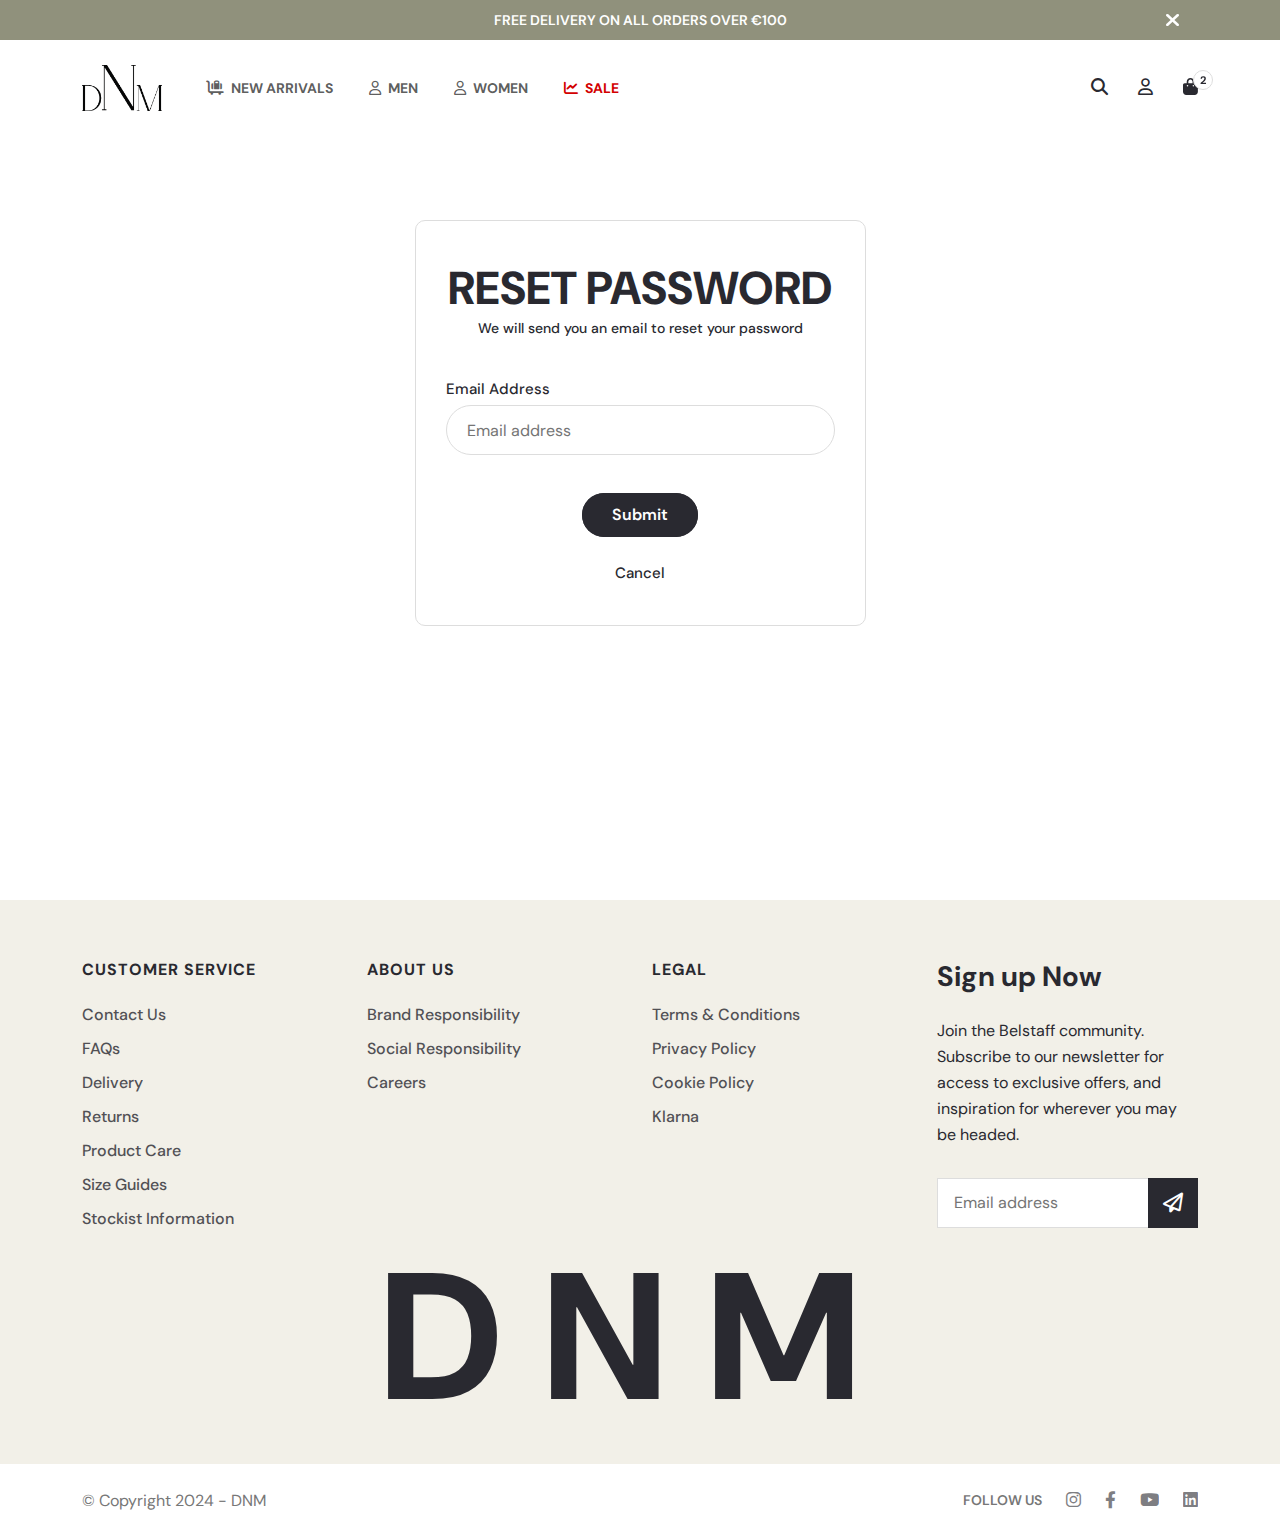
<file: forgot.html>
<!DOCTYPE html>
<html lang="en">

<head>
  <meta charset="UTF-8">
  <meta http-equiv="X-UA-Compatible" content="IE=edge">
  <meta name="viewport"
    content="width=device-width, initial-scale=1.0, maximum-scale=5.0, minimum-scale=1.0, user-scalable=yes">
  <title>Ecommerce</title>
  <link rel="shortcut icon" href="" type="image/x-icon">
  <!--all css link -->
  <link rel="stylesheet" href="css/bootstrap.min.css">
  <link rel="stylesheet" href="fontawsome/css/all.min.css">
  <link rel="stylesheet" href="fontawsome/css/fontawesome.min.css">
  <link rel="stylesheet" href="css/slick.css">
  <link rel="stylesheet" href="css/animate.min.css">
  <link rel="stylesheet" href="css/magnific-popup.css">
  <!-- <link rel="stylesheet" href="css/aos.css"> -->
  <link rel="stylesheet" href="css/style.css">
  <link rel="stylesheet" href="css/responsive.css">
</head>



<body>
  <!-- top header area start -->
  <div class="top_header position-relative">
    <button class="close_top_header"><i class="fa-solid fa-xmark"></i></button>
    <div class="top_header_slider">
      <div class="slider_item">
        <div class="slider_one text-center">
          <p>FREE DELIVERY ON ALL ORDERS OVER €100</p>
        </div>
      </div>
      <div class="slider_item">
        <div class="slider_two">

          <ul class="list-unstyled">
            <li>
              <p>
                SALE: UP TO 50% OFF
              </p>
            </li>
            <li><a href="#">Shop Men</a></li>
            <li><a href="#">Shop Women</a></li>
          </ul>
        </div>
      </div>
    </div>
  </div>
  <!-- top header area end -->
  <!-- header area start -->
  <div id="header-fixed-height"></div>
  <header class="header_area" id="sticky-header">
    <!-- main menu area start -->
    <nav class="navbar navbar-expand-lg d-none d-lg-block">
      <div class="container">
        <a class="navbar-brand" href="index.html">
          <img src="images/logo.png" alt="logo" width="80">
        </a>
        <button class="navbar-toggler" type="button" data-bs-toggle="collapse" data-bs-target="#navbarScroll"
          aria-controls="navbarScroll" aria-expanded="false" aria-label="Toggle navigation">
          <span class="navbar-toggler-icon"></span>
        </button>
        <div class="collapse navbar-collapse" id="navbarScroll">
          <ul class="navbar-nav me-auto my-2 my-lg-0 navbar-nav-scroll" style="--bs-scroll-height: 100px;">
            <li class="nav-item">
              <a class="nav-link" aria-current="page" href="#"><i class="fas fa-luggage-cart"></i> New Arrivals</a>
              <div class="sub_menu_one">
                <div class="row gx-xxl-5">
                  <div class="col-lg-3 sub_menu_item_label">
                    <div class="sub_menu_item">
                      <div class="text">
                        <h3 class="title">Men's New Arrivals</h3>
                        <a href="category.html" class="view_all">View All</a>
                      </div>
                      <div class="image">
                        <img src="images/q-1.webp" alt="q-1" class="img-fluid w-100">
                      </div>
                    </div>
                  </div>
                  <div class="col-lg-3 sub_menu_item_label">
                    <div class="sub_menu_item">
                      <div class="text">
                        <h3 class="title">Men's New Arrivals</h3>
                        <a href="category.html" class="view_all">View All</a>
                      </div>
                      <div class="image">
                        <img src="images/q-2.webp" alt="q-2" class="img-fluid w-100">
                      </div>
                    </div>
                  </div>
                  <div class="col-lg-3 sub_menu_item_label">
                    <div class="sub_menu_item">
                      <div class="text">
                        <h3 class="title">Men's New Arrivals</h3>
                        <a href="category.html" class="view_all">View All</a>
                      </div>
                      <div class="image">
                        <img src="images/q-3.webp" alt="q-3" class="img-fluid w-100">
                      </div>
                    </div>
                  </div>
                  <div class="col-lg-3 sub_menu_item_label">
                    <div class="sub_menu_item">
                      <div class="text">
                        <h3 class="title">Men's New Arrivals</h3>
                        <a href="category.html" class="view_all">View All</a>
                      </div>
                      <div class="image">
                        <img src="images/q-4.webp" alt="q-4" class="img-fluid w-100">
                      </div>
                    </div>
                  </div>
                </div>
              </div>
            </li>
            <li class="nav-item">
              <a class="nav-link" href="#"><i class="far fa-user"></i> Men</a>
              <div class="sub_menu_one sub_menu_two">
                <div class="row gx-xxl-5">
                  <div class="col-lg-2 sub_menu_item_label">
                    <div class="sub_menu_item">
                      <div class="text">
                        <h3 class="title">New Arrivals</h3>
                        <a href="category.html" class="view_all">View All</a>
                      </div>
                      <div class="image">
                        <a href="category.html" class="d-block w-100"><img src="images/q-5.webp" alt="q-5"
                            class="img-fluid w-100"></a>
                      </div>
                      <a href="category.html" class="image_title">Just Landed</a>
                      <div class="text mb-0 mt-4">
                        <h3 class="title">Collections</h3>
                      </div>
                      <ul class="list-unstyled">
                        <li><a href="category.html">Icons</a></li>
                        <li><a href="category.html">Gore-Tex</a></li>
                        <li><a href="category.html">Loundewear</a></li>
                        <li><a href="category.html">Gifts for Him</a></li>
                      </ul>
                    </div>
                  </div>
                  <div class="col-lg-2 sub_menu_item_label">
                    <div class="sub_menu_item">
                      <div class="text">
                        <h3 class="title">Outerwear</h3>
                      </div>
                      <ul class="list-unstyled">
                        <li><a href="category.html">Outerwear Best Sellers</a></li>
                        <li><a href="category.html">Leather Jackets</a></li>
                        <li><a href="category.html">Waxed Jackets</a></li>
                        <li><a href="category.html">Quilt & Down Jackets</a></li>
                        <li><a href="category.html">Suede & Shearling Jackets</a></li>
                        <li><a href="category.html">Lightweight Jackets</a></li>
                        <li><a href="category.html">Overshirts</a></li>
                        <li><a href="category.html">Gilets</a></li>
                        <li><a href="category.html">Coats & Parkas</a></li>
                      </ul>
                      <div class="text mt-1">
                        <a href="#" class="view_all">View All</a>
                      </div>
                    </div>
                  </div>
                  <div class="col-lg-2 sub_menu_item_label">
                    <div class="sub_menu_item">
                      <div class="text">
                        <h3 class="title">Clothing</h3>
                      </div>
                      <ul class="list-unstyled">
                        <li><a href="category.html">Knitwear</a></li>
                        <li><a href="category.html">T Shirts & Polos</a></li>
                        <li><a href="category.html">Hoodies & Sweatshirts</a></li>
                        <li><a href="category.html">Shirts</a></li>
                        <li><a href="category.html">Jeans & Trousers</a></li>
                        <li><a href="category.html">Shorts</a></li>
                      </ul>
                      <div class="text mt-1">
                        <a href="category.html" class="view_all">View All</a>
                      </div>
                      <div class="image">
                        <a href="category.html" class="d-block w-100"><img src="images/q-3.webp" alt="q-3"
                            class="img-fluid w-100"></a>
                      </div>
                      <a href="category.html" class="image_title">SHOP KNITWEAR</a>
                    </div>
                  </div>
                  <div class="col-lg-2 sub_menu_item_label">
                    <div class="sub_menu_item">
                      <div class="text">
                        <h3 class="title">Footwear</h3>
                        <ul class="list-unstyled">
                          <li><a href="category.html">Boots</a></li>
                          <li><a href="category.html">Trainers</a></li>
                        </ul>
                        <a href="category.html" class="view_all">View All</a>
                      </div>
                    </div>
                  </div>
                  <div class="col-lg-2 sub_menu_item_label">
                    <div class="sub_menu_item">
                      <div class="text">
                        <h3 class="title">Accessories</h3>
                        <ul class="list-unstyled">
                          <li><a href="category.html">Bags</a></li>
                          <li><a href="category.html">Wallets</a></li>
                          <li><a href="category.html">Belts</a></li>
                          <li><a href="category.html">Gloves</a></li>
                          <li><a href="category.html">Hats</a></li>
                          <li><a href="category.html">Scarves</a></li>
                          <li><a href="category.html">Patches & Pins</a></li>
                          <li><a href="category.html">Product Care</a></li>
                        </ul>
                        <a href="category.html" class="view_all">View All</a>
                      </div>
                    </div>
                  </div>
                  <div class="col-lg-2 sub_menu_item_label">
                    <div class="sub_menu_item">
                      <div class="text">
                        <h3 class="title">Motorcycle</h3>
                      </div>
                      <ul class="list-unstyled">
                        <li><a href="category.html">Waxed Motorcycle Jackets</a></li>
                        <li><a href="category.html">Leather Motorcycle Jackets</a></li>
                        <li><a href="category.html">Textile Motorcycle Jackets</a></li>
                        <li><a href="category.html">Motorcycle Trousers</a></li>
                        <li><a href="category.html">Motorcycle Boots</a></li>
                        <li><a href="category.html">Motorcycle Accessories</a></li>
                      </ul>
                      <div class="text mt-1">
                        <a href="category.html" class="view_all">View All</a>
                      </div>
                      <div class="image">
                        <a href="category.html" class="d-block w-100"><img src="images/q-5.webp" alt="q-3"
                            class="img-fluid w-100"></a>
                      </div>
                      <a href="category.html" class="image_title">Motorcycle Style</a>
                    </div>
                  </div>
                </div>
              </div>
            </li>
            <li class="nav-item">
              <a class="nav-link" href="#"><i class="far fa-user"></i> Women</a>
              <div class="sub_menu_one sub_menu_two">
                <div class="row gx-xxl-5">
                  <div class="col-lg-2 sub_menu_item_label">
                    <div class="sub_menu_item">
                      <div class="text">
                        <h3 class="title">New Arrivals</h3>
                        <a href="category.html" class="view_all">View All</a>
                      </div>
                      <div class="image">
                        <a href="category.html" class="d-block w-100"><img src="images/q-5.webp" alt="q-5"
                            class="img-fluid w-100"></a>
                      </div>
                      <a href="#" class="image_title">Just Landed</a>
                      <div class="text mb-0 mt-4">
                        <h3 class="title">Collections</h3>
                      </div>
                      <ul class="list-unstyled">
                        <li><a href="category.html">Icons</a></li>
                        <li><a href="category.html">Gore-Tex</a></li>
                        <li><a href="category.html">Loundewear</a></li>
                        <li><a href="category.html">Gifts for Him</a></li>
                      </ul>
                    </div>
                  </div>
                  <div class="col-lg-2 sub_menu_item_label">
                    <div class="sub_menu_item">
                      <div class="text">
                        <h3 class="title">Outerwear</h3>
                      </div>
                      <ul class="list-unstyled">
                        <li><a href="category.html">Outerwear Best Sellers</a></li>
                        <li><a href="category.html">Leather Jackets</a></li>
                        <li><a href="category.html">Waxed Jackets</a></li>
                        <li><a href="category.html">Quilt & Down Jackets</a></li>
                        <li><a href="category.html">Suede & Shearling Jackets</a></li>
                        <li><a href="category.html">Lightweight Jackets</a></li>
                        <li><a href="category.html">Overshirts</a></li>
                        <li><a href="category.html">Gilets</a></li>
                        <li><a href="category.html">Coats & Parkas</a></li>
                      </ul>
                      <div class="text mt-1">
                        <a href="category.html" class="view_all">View All</a>
                      </div>
                    </div>
                  </div>
                  <div class="col-lg-2 sub_menu_item_label">
                    <div class="sub_menu_item">
                      <div class="text">
                        <h3 class="title">Clothing</h3>
                      </div>
                      <ul class="list-unstyled">
                        <li><a href="category.html">Knitwear</a></li>
                        <li><a href="category.html">T Shirts & Polos</a></li>
                        <li><a href="category.html">Hoodies & Sweatshirts</a></li>
                        <li><a href="category.html">Shirts</a></li>
                        <li><a href="category.html">Jeans & Trousers</a></li>
                        <li><a href="category.html">Shorts</a></li>
                      </ul>
                      <div class="text mt-1">
                        <a href="category.html" class="view_all">View All</a>
                      </div>
                      <div class="image">
                        <a href="category.html" class="d-block w-100"><img src="images/q-3.webp" alt="q-3"
                            class="img-fluid w-100"></a>
                      </div>
                      <a href="category.html" class="image_title">SHOP KNITWEAR</a>
                    </div>
                  </div>
                  <div class="col-lg-2 sub_menu_item_label">
                    <div class="sub_menu_item">
                      <div class="text">
                        <h3 class="title">Footwear</h3>
                        <ul class="list-unstyled">
                          <li><a href="category.html">Boots</a></li>
                          <li><a href="category.html">Trainers</a></li>
                        </ul>
                        <a href="category.html" class="view_all">View All</a>
                      </div>
                    </div>
                  </div>
                  <div class="col-lg-2 sub_menu_item_label">
                    <div class="sub_menu_item">
                      <div class="text">
                        <h3 class="title">Accessories</h3>
                        <ul class="list-unstyled">
                          <li><a href="category.html">Bags</a></li>
                          <li><a href="category.html">Wallets</a></li>
                          <li><a href="category.html">Belts</a></li>
                          <li><a href="category.html">Gloves</a></li>
                          <li><a href="category.html">Hats</a></li>
                          <li><a href="category.html">Scarves</a></li>
                          <li><a href="category.html">Patches & Pins</a></li>
                          <li><a href="category.html">Product Care</a></li>
                        </ul>
                        <a href="category.html" class="view_all">View All</a>
                      </div>
                    </div>
                  </div>
                  <div class="col-lg-2 sub_menu_item_label">
                    <div class="sub_menu_item">
                      <div class="text">
                        <h3 class="title">Motorcycle</h3>
                      </div>
                      <ul class="list-unstyled">
                        <li><a href="category.html">Waxed Motorcycle Jackets</a></li>
                        <li><a href="category.html">Leather Motorcycle Jackets</a></li>
                        <li><a href="category.html">Textile Motorcycle Jackets</a></li>
                        <li><a href="category.html">Motorcycle Trousers</a></li>
                        <li><a href="category.html">Motorcycle Boots</a></li>
                        <li><a href="category.html">Motorcycle Accessories</a></li>
                      </ul>
                      <div class="text mt-1">
                        <a href="category.html" class="view_all">View All</a>
                      </div>
                      <div class="image">
                        <a href="category.html" class="d-block w-100"><img src="images/q-5.webp" alt="q-3"
                            class="img-fluid w-100"></a>
                      </div>
                      <a href="#" class="image_title">Motorcycle Style</a>
                    </div>
                  </div>
                </div>
              </div>
            </li>
            <li class="nav-item">
              <a class="nav-link sale" href="#"><i class="fas fa-chart-line"></i> Sale</a>
              <div class="sub_menu_one">
                <div class="row gx-xxl-5">
                  <div class="col-lg-6 sub_menu_item_label">
                    <div class="sub_menu_item">
                      <div class="row">
                        <div class="col-lg-6">
                          <div class="text">
                            <h3 class="title">SALE FOR HIM</h3>
                          </div>
                          <ul class="list-unstyled">
                            <li><a href="category.html">Knitwear</a></li>
                            <li><a href="category.html">T Shirts & Polos</a></li>
                            <li><a href="category.html">Hoodies & Sweatshirts</a></li>
                            <li><a href="category.html">Shirts</a></li>
                            <li><a href="category.html">Jeans & Trousers</a></li>
                            <li><a href="category.html">Shorts</a></li>
                          </ul>
                          <div class="text mt-1">
                            <a href="category.html" class="view_all">View All</a>
                          </div>
                        </div>
                        <div class="col-lg-6">
                          <div class="image">
                            <a href="category.html" class="d-block w-100"><img src="images/q-3.webp" alt="q-3"
                                class="img-fluid w-100"></a>
                          </div>
                        </div>
                      </div>
                    </div>
                  </div>
                  <div class="col-lg-6 sub_menu_item_label">
                    <div class="sub_menu_item">
                      <div class="row">
                        <div class="col-lg-6">
                          <div class="text">
                            <h3 class="title">SALE FOR HER</h3>
                          </div>
                          <ul class="list-unstyled">
                            <li><a href="category.html">Knitwear</a></li>
                            <li><a href="category.html">T Shirts & Polos</a></li>
                            <li><a href="category.html">Hoodies & Sweatshirts</a></li>
                            <li><a href="category.html">Shirts</a></li>
                            <li><a href="category.html">Jeans & Trousers</a></li>
                            <li><a href="category.html">Shorts</a></li>
                          </ul>
                          <div class="text mt-1">
                            <a href="category.html" class="view_all">View All</a>
                          </div>
                        </div>
                        <div class="col-lg-6">
                          <div class="image">
                            <a href="category.html" class="d-block w-100"><img src="images/q-3.webp" alt="q-3"
                                class="img-fluid w-100"></a>
                          </div>
                        </div>
                      </div>
                    </div>
                  </div>
                </div>
              </div>
            </li>
          </ul>
          <div class="menu_right_option">
            <ul class="list-unstyled">
              <!-- <li><button class="language">EN</button></li> -->
              <li>
                <button class="search"><i class="fas fa-search"></i></button>
                <div class="search_field">
                  <div class="input_groups">
                    <input type="text" placeholder="Search here">
                    <button class="search_btn" type="submit"><i class="fa-solid fa-magnifying-glass"></i></button>
                    <button class="close_search_field"><i class="fa-solid fa-xmark"></i></button>
                  </div>
                </div>
              </li>
              <li><a class="menu_option_" href="login.html"><i class="far fa-user"></i></a></li>
              <li class="shopping_bag position-relative">
                <a class="menu_option_" href="cart.html"><i class="fas fa-shopping-bag"></i><span>2</span></a>
                <div class="cart-option">
                  <div class="cart-prd">
                    <ul>
                      <li class="d-flex">
                        <div class="img">
                          <a href="product-details.html"><img src="images/1.webp" alt="01" width="100"
                              class="img-fluid"></a>
                        </div>
                        <div class="text">
                          <a href="product-details.html">signature quarter zip sweatshirt</a>
                          <ul class="list-unstyled">
                            <li>Size: <b>XL</b></li>
                            <li>Color: <b>White</b></li>
                            <li>Price: <b>€97.00</b> <b class="text-decoration-line-through ms-4">€197.0</b></li>
                          </ul>
                        </div>
                        <div class="button">
                          <button type="button"><i class="far fa-trash-alt"></i></button>
                        </div>
                      </li>
                      <li class="d-flex">
                        <div class="img">
                          <a href="product-details.html"><img src="images/2.webp" alt="01" width="100"
                              class="img-fluid"></a>
                        </div>
                        <div class="text">
                          <a href="product-details.html">signature quarter zip sweatshirt</a>
                          <ul class="list-unstyled">
                            <li>Size: <b>XL</b></li>
                            <li>Color: <b>White</b></li>
                            <li>Price: <b>€97.00</b> <b class="text-decoration-line-through ms-4">€197.0</b></li>
                          </ul>
                        </div>
                        <div class="button">
                          <button type="button"><i class="far fa-trash-alt"></i></button>
                        </div>
                      </li>
                      <li class="d-flex">
                        <div class="img">
                          <a href="product-details.html"><img src="images/3.webp" alt="01" width="100"
                              class="img-fluid"></a>
                        </div>
                        <div class="text">
                          <a href="product-details.html">signature quarter zip sweatshirt</a>
                          <ul class="list-unstyled">
                            <li>Size: <b>XL</b></li>
                            <li>Color: <b>White</b></li>
                            <li>Price: <b>€97.00</b> <b class="text-decoration-line-through ms-4">€197.0</b></li>
                          </ul>
                        </div>
                        <div class="button">
                          <button type="button"><i class="far fa-trash-alt"></i></button>
                        </div>
                      </li>
                    </ul>
                  </div>
                  <div class="cart-bottom">
                    <div class="cart-price">
                      <div class="d-flex justify-content-between">
                        <div class="total">
                          <h5>Total before shipping</h5>
                        </div>
                        <div class="prd_price">
                          <small>$ 200</small>
                        </div>
                      </div>
                    </div>
                    <div class="cart-action d-flex justify-content-center">
                      <a href="">Check Out Securely</a>
                    </div>
                  </div>
                </div>
              </li>
            </ul>
          </div>
        </div>
      </div>
    </nav>
    <!-- main menu area end -->
    <!-- mobile menu area start -->
    <div class="mobile-menu-area d-block d-lg-none">
      <div class="mobile-topbar">
        <div class="container">
          <div class="d-flex justify-content-between align-items-center">
            <div class="logo">
              <a href="index.html">
                <img src="images/logo.png" alt="logo" width="70">
              </a>
            </div>
            <div class="mobile_menu_option d-flex align-items-center">
              <div class="menu_right_option me-4">
                <ul class="list-unstyled">
                  <!-- <li><button class="language">EN</button></li> -->
                  <li>
                    <button class="search"><i class="fas fa-search"></i></button>
                    <div class="search_field">
                      <div class="input_groups">
                        <input type="text" placeholder="Search here">
                        <button class="search_btn" type="submit"><i class="fa-solid fa-magnifying-glass"></i></button>
                        <button class="close_search_field"><i class="fa-solid fa-xmark"></i></button>
                      </div>
                    </div>
                  </li>
                  <li><a class="menu_option_" href="login.html"><i class="far fa-user"></i></a></li>
                  <li class="shopping_bag position-relative">
                    <a class="menu_option_" href="cart.html"><i class="fas fa-shopping-bag"></i><span>2</span></a>
                    <div class="cart-option">
                      <div class="cart-prd">
                        <ul>
                          <li class="d-flex">
                            <div class="img">
                              <a href="product-details.html"><img src="images/1.webp" alt="01" width="100"
                                  class="img-fluid"></a>
                            </div>
                            <div class="text">
                              <a href="product-details.html">signature quarter zip sweatshirt</a>
                              <ul class="list-unstyled">
                                <li>Size: <b>XL</b></li>
                                <li>Color: <b>White</b></li>
                                <li>Price: <b>€97.00</b> <b class="text-decoration-line-through ms-4">€197.0</b></li>
                              </ul>
                            </div>
                            <div class="button">
                              <button type="button"><i class="far fa-trash-alt"></i></button>
                            </div>
                          </li>
                          <li class="d-flex">
                            <div class="img">
                              <a href="product-details.html"><img src="images/2.webp" alt="01" width="100"
                                  class="img-fluid"></a>
                            </div>
                            <div class="text">
                              <a href="product-details.html">signature quarter zip sweatshirt</a>
                              <ul class="list-unstyled">
                                <li>Size: <b>XL</b></li>
                                <li>Color: <b>White</b></li>
                                <li>Price: <b>€97.00</b> <b class="text-decoration-line-through ms-4">€197.0</b></li>
                              </ul>
                            </div>
                            <div class="button">
                              <button type="button"><i class="far fa-trash-alt"></i></button>
                            </div>
                          </li>
                          <li class="d-flex">
                            <div class="img">
                              <a href="product-details.html"><img src="images/3.webp" alt="01" width="100"
                                  class="img-fluid"></a>
                            </div>
                            <div class="text">
                              <a href="product-details.html">signature quarter zip sweatshirt</a>
                              <ul class="list-unstyled">
                                <li>Size: <b>XL</b></li>
                                <li>Color: <b>White</b></li>
                                <li>Price: <b>€97.00</b> <b class="text-decoration-line-through ms-4">€197.0</b></li>
                              </ul>
                            </div>
                            <div class="button">
                              <button type="button"><i class="far fa-trash-alt"></i></button>
                            </div>
                          </li>
                        </ul>
                      </div>
                      <div class="cart-bottom">
                        <div class="cart-price">
                          <div class="d-flex justify-content-between">
                            <div class="total">
                              <h5>Total before shipping</h5>
                            </div>
                            <div class="prd_price">
                              <small>$ 200</small>
                            </div>
                          </div>
                        </div>
                        <div class="cart-action d-flex justify-content-center">
                          <a href="checkout.html">Check Out Securely</a>
                        </div>
                      </div>
                    </div>
                  </li>
                </ul>
              </div>
              <div class="bars">
                <i class="fas fa-bars"></i>
              </div>
            </div>
          </div>
        </div>
      </div>
      <div class="mobile-menu-overlay"></div>
      <div class="mobile-menu-main">
        <div class="logo">
          <a href="index.html"><img src="images/logo.png" alt="logo" width="70"></a>
        </div>
        <div class="close-mobile-menu"><i class="fas fa-times"></i></div>
        <div class="menu-body">
          <div class="menu-list">
            <ul class="list-unstyled">
              <li class="sub-mobile-menu">
                <a href="#">New Arrivals <i class="fas fa-chevron-down float-end"></i></a>
                <ul class="list-unstyled">
                  <li><a href="#">Men's New Arrivals</a></li>
                  <li><a href="#">Women's New Arrivals</a></li>
                  <li><a href="#">Men's New Outerwear</a></li>
                  <li><a href="#">Women's New Outerwear</a></li>
                </ul>
              </li>
              <li class="sub-mobile-menu">
                <a href="#">Men <i class="fas fa-chevron-down float-end"></i></a>
                <ul class="list-unstyled">
                  <li class="sub-mobile-menu">
                    <a href="#">
                      New Arrivals <i class="fas fa-chevron-down float-end"></i>
                      <ul class="list-unstyled">
                        <li><a href="#">Men's New Arrivals</a></li>
                        <li><a href="#">Women's New Arrivals</a></li>
                        <li><a href="#">Men's New Outerwear</a></li>
                        <li><a href="#">Women's New Outerwear</a></li>
                      </ul>
                    </a>
                  </li>
                  <li class="sub-mobile-menu">
                    <a href="#">
                      Collections <i class="fas fa-chevron-down float-end"></i>
                      <ul class="list-unstyled">
                        <li><a href="#">Men's New Arrivals</a></li>
                        <li><a href="#">Women's New Arrivals</a></li>
                        <li><a href="#">Men's New Outerwear</a></li>
                        <li><a href="#">Women's New Outerwear</a></li>
                      </ul>
                    </a>
                  </li>
                  <li class="sub-mobile-menu">
                    <a href="#">
                      Outerwear <i class="fas fa-chevron-down float-end"></i>
                      <ul class="list-unstyled">
                        <li><a href="#">Men's New Arrivals</a></li>
                        <li><a href="#">Women's New Arrivals</a></li>
                        <li><a href="#">Men's New Outerwear</a></li>
                        <li><a href="#">Women's New Outerwear</a></li>
                      </ul>
                    </a>
                  </li>
                  <li class="sub-mobile-menu">
                    <a href="#">
                      Clothing <i class="fas fa-chevron-down float-end"></i>
                      <ul class="list-unstyled">
                        <li><a href="#">Men's New Arrivals</a></li>
                        <li><a href="#">Women's New Arrivals</a></li>
                        <li><a href="#">Men's New Outerwear</a></li>
                        <li><a href="#">Women's New Outerwear</a></li>
                      </ul>
                    </a>
                  </li>
                  <li class="sub-mobile-menu">
                    <a href="#">
                      Footwear <i class="fas fa-chevron-down float-end"></i>
                      <ul class="list-unstyled">
                        <li><a href="#">Men's New Arrivals</a></li>
                        <li><a href="#">Women's New Arrivals</a></li>
                        <li><a href="#">Men's New Outerwear</a></li>
                        <li><a href="#">Women's New Outerwear</a></li>
                      </ul>
                    </a>
                  </li>
                </ul>
              </li>
            </ul>
          </div>
        </div>
        <div class="">

        </div>
      </div>
    </div>
    <!-- mobile menu area end -->
  </header>
  <!-- header area end -->


  <!-- main area start -->
  <main>
    <!-- login area start -->
    <section class="login_area">
      <div class="container">
        <div class="login_main text-center">
          <div class="row">
            <div class="col-xl-5 col-lg-6 mx-auto">
              <form action="#">
                <h1 class="login_title">Reset password
                  <small>We will send you an email to reset your password</small>
                </h1>
                
                <div class="input_groups">
                  <label>Email Address</label>
                  <input type="email" placeholder="Email address">
                </div>
                <div class="button_groups">
                  <button type="submit" class="login_btn common_btn">Submit</button>
                </div>
                <a href="login.html" class="create_account common_action">Cancel</a>
                <!-- <div class="password_reset_msg">
                  <h4 class="title msg_error">Please check your email for instructions on how to reset your password.</h4>
                  <h4 class="title msg_success">Reset Password sent Successfully</h4>
                </div> -->
              </form>
            </div>
          </div>
        </div>
      </div>
    </section>
    <!-- login area end -->
  </main>
  <!-- main area end -->

  <!-- footer area start -->
  <footer class="footer_area">
    <div class="footer_top">
      <div class="container">
        <div class="row g-4">
          <div class="col-lg-3 col-md-6">
            <div class="footer_widget">
              <h3 class="footer_title">Customer Service</h3>
              <ul class="list-unstyled">
                <li><a href="#">Contact Us</a></li>
                <li><a href="#">FAQs</a></li>
                <li><a href="#">Delivery</a></li>
                <li><a href="#">Returns</a></li>
                <li><a href="#">Product Care</a></li>
                <li><a href="#">Size Guides</a></li>
                <li><a href="#">Stockist Information</a></li>
              </ul>
            </div>
          </div>
          <div class="col-lg-3 col-md-6">
            <div class="footer_widget">
              <h3 class="footer_title">About us</h3>
              <ul class="list-unstyled">
                <li><a href="#">Brand Responsibility</a></li>
                <li><a href="#">Social Responsibility</a></li>
                <li><a href="#">Careers</a></li>
              </ul>
            </div>
          </div>
          <div class="col-lg-3 col-md-6">
            <div class="footer_widget">
              <h3 class="footer_title">Legal</h3>
              <ul class="list-unstyled">
                <li><a href="#">Terms & Conditions</a></li>
                <li><a href="#">Privacy Policy</a></li>
                <li><a href="#">Cookie Policy</a></li>
                <li><a href="#">Klarna</a></li>
              </ul>
            </div>
          </div>
          <div class="col-lg-3 col-md-6">
            <div class="footer_widget">
              <h3 class="footer_title_big">Sign up Now
              </h3>
              <p>Join the Belstaff community. Subscribe to our newsletter for access to exclusive offers, and
                inspiration
                for wherever you may be headed.</p>
              <form action="#">
                <div class="input_groups position-relative">
                  <input type="text" placeholder="Email address">
                  <button type="submit"><i class="fa-regular fa-paper-plane"></i></button>
                </div>
              </form>
            </div>
          </div>
        </div>
        <div class="branding">
          <h3 class="title">DNM</h3>
        </div>
      </div>
    </div>
    <div class="footer_btm">
      <div class="container">
        <div class="row">
          <div class="col-lg-6 col-md-6 text-center text-md-start">
            <p>&copy; Copyright 2024 - DNM</p>
          </div>
          <div class="col-lg-6 col-md-6">
            <ul class="list-unstyled justify-content-center justify-content-md-end mt-3 mt-md-0">
              <li>Follow Us</li>
              <li><a href="#"><i class="fab fa-instagram"></i></a></li>
              <li><a href="#"><i class="fab fa-facebook-f"></i></a></li>
              <li><a href="#"><i class="fab fa-youtube"></i></a></li>
              <li><a href="#"><i class="fab fa-linkedin"></i></a></li>
            </ul>
          </div>
        </div>
      </div>
    </div>
  </footer>
  <!-- footer area end -->

  <!-- all js link -->
  <script src="js/jquery-3.6.0.min.js"></script>
  <script src="js/bootstrap.bundle.min.js"></script>
  <script src="js/slick.min.js"></script>
  <!-- <script src="js/aos.js"></script> -->
  <!-- <script src="js/slick-animation.min.js"></script> -->
  <script src="js/jquery.magnific-popup.min.js"></script>
  <script src="js/script.js"></script>
</body>

</html>
</file>
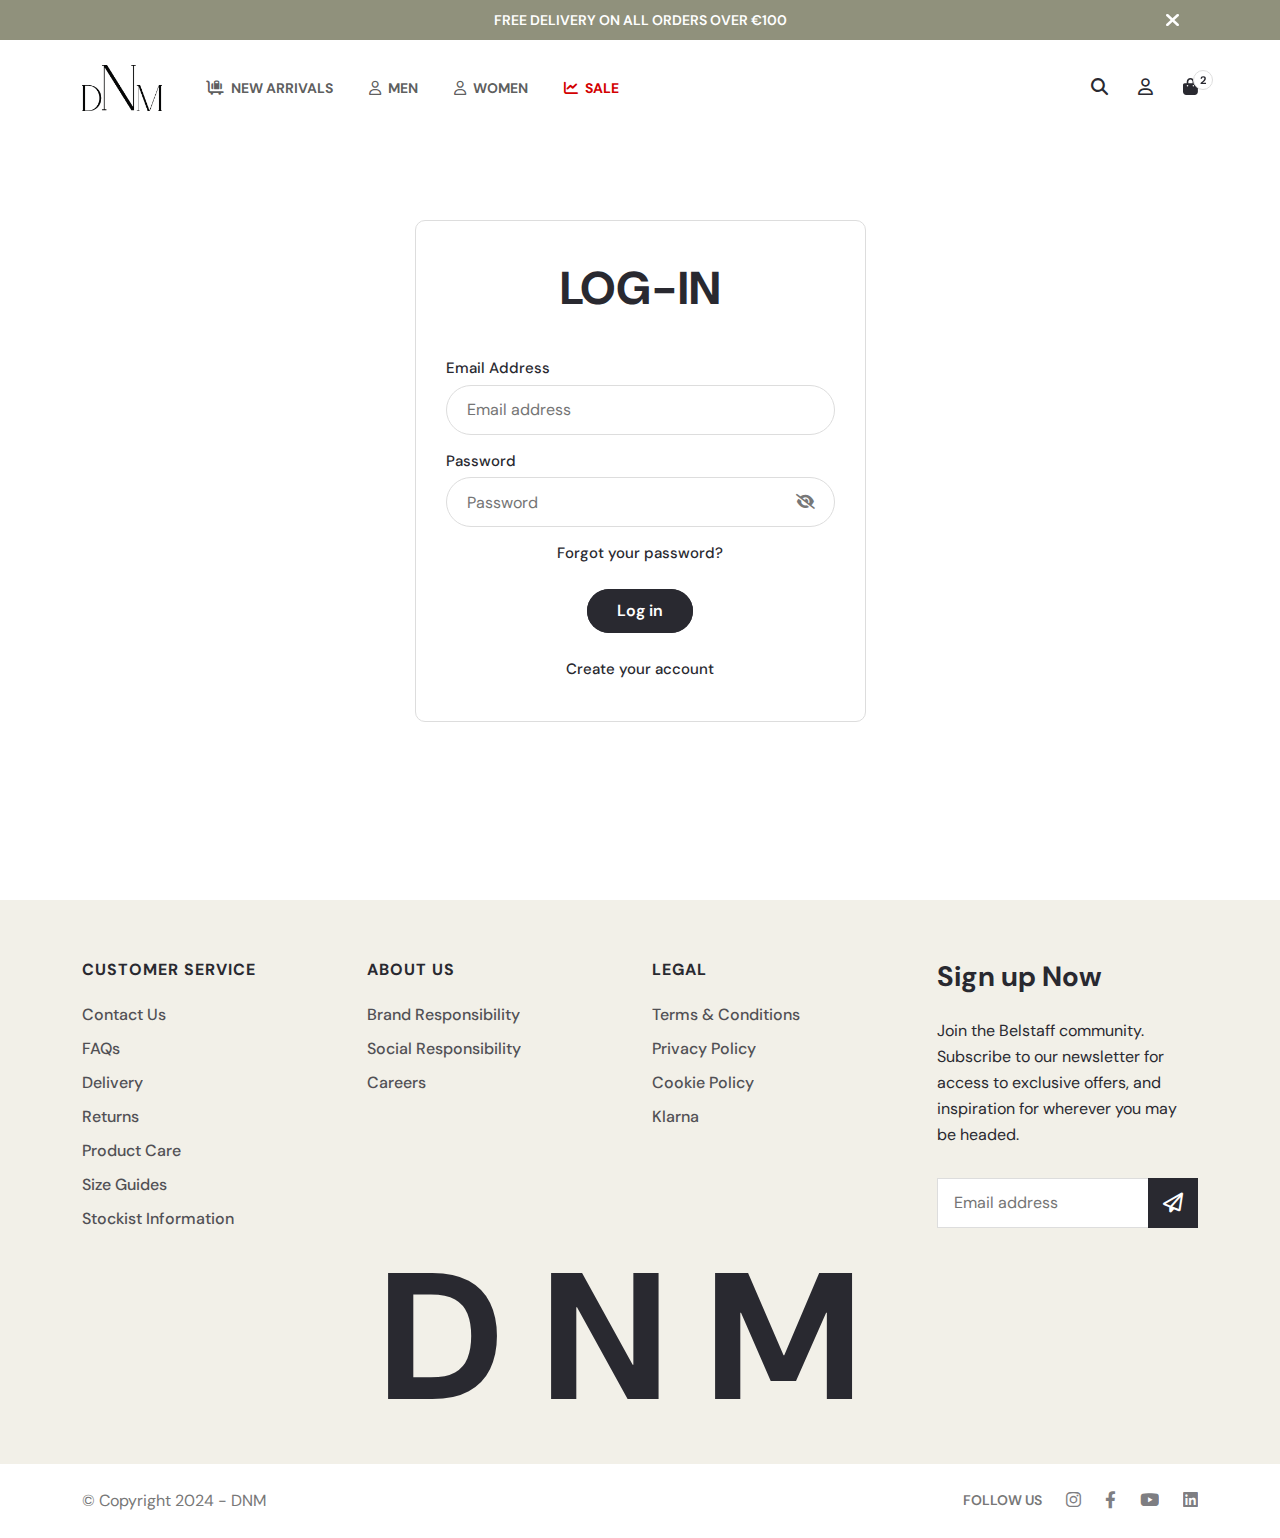
<file: login.html>
<!DOCTYPE html>
<html lang="en">

<head>
  <meta charset="UTF-8">
  <meta http-equiv="X-UA-Compatible" content="IE=edge">
  <meta name="viewport"
    content="width=device-width, initial-scale=1.0, maximum-scale=5.0, minimum-scale=1.0, user-scalable=yes">
  <title>Ecommerce</title>
  <link rel="shortcut icon" href="" type="image/x-icon">
  <!--all css link -->
  <link rel="stylesheet" href="css/bootstrap.min.css">
  <link rel="stylesheet" href="fontawsome/css/all.min.css">
  <link rel="stylesheet" href="fontawsome/css/fontawesome.min.css">
  <link rel="stylesheet" href="css/slick.css">
  <link rel="stylesheet" href="css/animate.min.css">
  <link rel="stylesheet" href="css/magnific-popup.css">
  <!-- <link rel="stylesheet" href="css/aos.css"> -->
  <link rel="stylesheet" href="css/style.css">
  <link rel="stylesheet" href="css/responsive.css">
</head>



<body>
  <!-- top header area start -->
  <div class="top_header position-relative">
    <button class="close_top_header"><i class="fa-solid fa-xmark"></i></button>
    <div class="top_header_slider">
      <div class="slider_item">
        <div class="slider_one text-center">
          <p>FREE DELIVERY ON ALL ORDERS OVER €100</p>
        </div>
      </div>
      <div class="slider_item">
        <div class="slider_two">

          <ul class="list-unstyled">
            <li>
              <p>
                SALE: UP TO 50% OFF
              </p>
            </li>
            <li><a href="#">Shop Men</a></li>
            <li><a href="#">Shop Women</a></li>
          </ul>
        </div>
      </div>
    </div>
  </div>
  <!-- top header area end -->
  <!-- header area start -->
  <div id="header-fixed-height"></div>
  <header class="header_area" id="sticky-header">
    <!-- main menu area start -->
    <nav class="navbar navbar-expand-lg d-none d-lg-block">
      <div class="container">
        <a class="navbar-brand" href="index.html">
          <img src="images/logo.png" alt="logo" width="80">
        </a>
        <button class="navbar-toggler" type="button" data-bs-toggle="collapse" data-bs-target="#navbarScroll"
          aria-controls="navbarScroll" aria-expanded="false" aria-label="Toggle navigation">
          <span class="navbar-toggler-icon"></span>
        </button>
        <div class="collapse navbar-collapse" id="navbarScroll">
          <ul class="navbar-nav me-auto my-2 my-lg-0 navbar-nav-scroll" style="--bs-scroll-height: 100px;">
            <li class="nav-item">
              <a class="nav-link" aria-current="page" href="#"><i class="fas fa-luggage-cart"></i> New Arrivals</a>
              <div class="sub_menu_one">
                <div class="row gx-xxl-5">
                  <div class="col-lg-3 sub_menu_item_label">
                    <div class="sub_menu_item">
                      <div class="text">
                        <h3 class="title">Men's New Arrivals</h3>
                        <a href="category.html" class="view_all">View All</a>
                      </div>
                      <div class="image">
                        <img src="images/q-1.webp" alt="q-1" class="img-fluid w-100">
                      </div>
                    </div>
                  </div>
                  <div class="col-lg-3 sub_menu_item_label">
                    <div class="sub_menu_item">
                      <div class="text">
                        <h3 class="title">Men's New Arrivals</h3>
                        <a href="category.html" class="view_all">View All</a>
                      </div>
                      <div class="image">
                        <img src="images/q-2.webp" alt="q-2" class="img-fluid w-100">
                      </div>
                    </div>
                  </div>
                  <div class="col-lg-3 sub_menu_item_label">
                    <div class="sub_menu_item">
                      <div class="text">
                        <h3 class="title">Men's New Arrivals</h3>
                        <a href="category.html" class="view_all">View All</a>
                      </div>
                      <div class="image">
                        <img src="images/q-3.webp" alt="q-3" class="img-fluid w-100">
                      </div>
                    </div>
                  </div>
                  <div class="col-lg-3 sub_menu_item_label">
                    <div class="sub_menu_item">
                      <div class="text">
                        <h3 class="title">Men's New Arrivals</h3>
                        <a href="category.html" class="view_all">View All</a>
                      </div>
                      <div class="image">
                        <img src="images/q-4.webp" alt="q-4" class="img-fluid w-100">
                      </div>
                    </div>
                  </div>
                </div>
              </div>
            </li>
            <li class="nav-item">
              <a class="nav-link" href="#"><i class="far fa-user"></i> Men</a>
              <div class="sub_menu_one sub_menu_two">
                <div class="row gx-xxl-5">
                  <div class="col-lg-2 sub_menu_item_label">
                    <div class="sub_menu_item">
                      <div class="text">
                        <h3 class="title">New Arrivals</h3>
                        <a href="category.html" class="view_all">View All</a>
                      </div>
                      <div class="image">
                        <a href="category.html" class="d-block w-100"><img src="images/q-5.webp" alt="q-5"
                            class="img-fluid w-100"></a>
                      </div>
                      <a href="category.html" class="image_title">Just Landed</a>
                      <div class="text mb-0 mt-4">
                        <h3 class="title">Collections</h3>
                      </div>
                      <ul class="list-unstyled">
                        <li><a href="category.html">Icons</a></li>
                        <li><a href="category.html">Gore-Tex</a></li>
                        <li><a href="category.html">Loundewear</a></li>
                        <li><a href="category.html">Gifts for Him</a></li>
                      </ul>
                    </div>
                  </div>
                  <div class="col-lg-2 sub_menu_item_label">
                    <div class="sub_menu_item">
                      <div class="text">
                        <h3 class="title">Outerwear</h3>
                      </div>
                      <ul class="list-unstyled">
                        <li><a href="category.html">Outerwear Best Sellers</a></li>
                        <li><a href="category.html">Leather Jackets</a></li>
                        <li><a href="category.html">Waxed Jackets</a></li>
                        <li><a href="category.html">Quilt & Down Jackets</a></li>
                        <li><a href="category.html">Suede & Shearling Jackets</a></li>
                        <li><a href="category.html">Lightweight Jackets</a></li>
                        <li><a href="category.html">Overshirts</a></li>
                        <li><a href="category.html">Gilets</a></li>
                        <li><a href="category.html">Coats & Parkas</a></li>
                      </ul>
                      <div class="text mt-1">
                        <a href="#" class="view_all">View All</a>
                      </div>
                    </div>
                  </div>
                  <div class="col-lg-2 sub_menu_item_label">
                    <div class="sub_menu_item">
                      <div class="text">
                        <h3 class="title">Clothing</h3>
                      </div>
                      <ul class="list-unstyled">
                        <li><a href="category.html">Knitwear</a></li>
                        <li><a href="category.html">T Shirts & Polos</a></li>
                        <li><a href="category.html">Hoodies & Sweatshirts</a></li>
                        <li><a href="category.html">Shirts</a></li>
                        <li><a href="category.html">Jeans & Trousers</a></li>
                        <li><a href="category.html">Shorts</a></li>
                      </ul>
                      <div class="text mt-1">
                        <a href="category.html" class="view_all">View All</a>
                      </div>
                      <div class="image">
                        <a href="category.html" class="d-block w-100"><img src="images/q-3.webp" alt="q-3"
                            class="img-fluid w-100"></a>
                      </div>
                      <a href="category.html" class="image_title">SHOP KNITWEAR</a>
                    </div>
                  </div>
                  <div class="col-lg-2 sub_menu_item_label">
                    <div class="sub_menu_item">
                      <div class="text">
                        <h3 class="title">Footwear</h3>
                        <ul class="list-unstyled">
                          <li><a href="category.html">Boots</a></li>
                          <li><a href="category.html">Trainers</a></li>
                        </ul>
                        <a href="category.html" class="view_all">View All</a>
                      </div>
                    </div>
                  </div>
                  <div class="col-lg-2 sub_menu_item_label">
                    <div class="sub_menu_item">
                      <div class="text">
                        <h3 class="title">Accessories</h3>
                        <ul class="list-unstyled">
                          <li><a href="category.html">Bags</a></li>
                          <li><a href="category.html">Wallets</a></li>
                          <li><a href="category.html">Belts</a></li>
                          <li><a href="category.html">Gloves</a></li>
                          <li><a href="category.html">Hats</a></li>
                          <li><a href="category.html">Scarves</a></li>
                          <li><a href="category.html">Patches & Pins</a></li>
                          <li><a href="category.html">Product Care</a></li>
                        </ul>
                        <a href="category.html" class="view_all">View All</a>
                      </div>
                    </div>
                  </div>
                  <div class="col-lg-2 sub_menu_item_label">
                    <div class="sub_menu_item">
                      <div class="text">
                        <h3 class="title">Motorcycle</h3>
                      </div>
                      <ul class="list-unstyled">
                        <li><a href="category.html">Waxed Motorcycle Jackets</a></li>
                        <li><a href="category.html">Leather Motorcycle Jackets</a></li>
                        <li><a href="category.html">Textile Motorcycle Jackets</a></li>
                        <li><a href="category.html">Motorcycle Trousers</a></li>
                        <li><a href="category.html">Motorcycle Boots</a></li>
                        <li><a href="category.html">Motorcycle Accessories</a></li>
                      </ul>
                      <div class="text mt-1">
                        <a href="category.html" class="view_all">View All</a>
                      </div>
                      <div class="image">
                        <a href="category.html" class="d-block w-100"><img src="images/q-5.webp" alt="q-3"
                            class="img-fluid w-100"></a>
                      </div>
                      <a href="category.html" class="image_title">Motorcycle Style</a>
                    </div>
                  </div>
                </div>
              </div>
            </li>
            <li class="nav-item">
              <a class="nav-link" href="#"><i class="far fa-user"></i> Women</a>
              <div class="sub_menu_one sub_menu_two">
                <div class="row gx-xxl-5">
                  <div class="col-lg-2 sub_menu_item_label">
                    <div class="sub_menu_item">
                      <div class="text">
                        <h3 class="title">New Arrivals</h3>
                        <a href="category.html" class="view_all">View All</a>
                      </div>
                      <div class="image">
                        <a href="category.html" class="d-block w-100"><img src="images/q-5.webp" alt="q-5"
                            class="img-fluid w-100"></a>
                      </div>
                      <a href="#" class="image_title">Just Landed</a>
                      <div class="text mb-0 mt-4">
                        <h3 class="title">Collections</h3>
                      </div>
                      <ul class="list-unstyled">
                        <li><a href="category.html">Icons</a></li>
                        <li><a href="category.html">Gore-Tex</a></li>
                        <li><a href="category.html">Loundewear</a></li>
                        <li><a href="category.html">Gifts for Him</a></li>
                      </ul>
                    </div>
                  </div>
                  <div class="col-lg-2 sub_menu_item_label">
                    <div class="sub_menu_item">
                      <div class="text">
                        <h3 class="title">Outerwear</h3>
                      </div>
                      <ul class="list-unstyled">
                        <li><a href="category.html">Outerwear Best Sellers</a></li>
                        <li><a href="category.html">Leather Jackets</a></li>
                        <li><a href="category.html">Waxed Jackets</a></li>
                        <li><a href="category.html">Quilt & Down Jackets</a></li>
                        <li><a href="category.html">Suede & Shearling Jackets</a></li>
                        <li><a href="category.html">Lightweight Jackets</a></li>
                        <li><a href="category.html">Overshirts</a></li>
                        <li><a href="category.html">Gilets</a></li>
                        <li><a href="category.html">Coats & Parkas</a></li>
                      </ul>
                      <div class="text mt-1">
                        <a href="category.html" class="view_all">View All</a>
                      </div>
                    </div>
                  </div>
                  <div class="col-lg-2 sub_menu_item_label">
                    <div class="sub_menu_item">
                      <div class="text">
                        <h3 class="title">Clothing</h3>
                      </div>
                      <ul class="list-unstyled">
                        <li><a href="category.html">Knitwear</a></li>
                        <li><a href="category.html">T Shirts & Polos</a></li>
                        <li><a href="category.html">Hoodies & Sweatshirts</a></li>
                        <li><a href="category.html">Shirts</a></li>
                        <li><a href="category.html">Jeans & Trousers</a></li>
                        <li><a href="category.html">Shorts</a></li>
                      </ul>
                      <div class="text mt-1">
                        <a href="category.html" class="view_all">View All</a>
                      </div>
                      <div class="image">
                        <a href="category.html" class="d-block w-100"><img src="images/q-3.webp" alt="q-3"
                            class="img-fluid w-100"></a>
                      </div>
                      <a href="category.html" class="image_title">SHOP KNITWEAR</a>
                    </div>
                  </div>
                  <div class="col-lg-2 sub_menu_item_label">
                    <div class="sub_menu_item">
                      <div class="text">
                        <h3 class="title">Footwear</h3>
                        <ul class="list-unstyled">
                          <li><a href="category.html">Boots</a></li>
                          <li><a href="category.html">Trainers</a></li>
                        </ul>
                        <a href="category.html" class="view_all">View All</a>
                      </div>
                    </div>
                  </div>
                  <div class="col-lg-2 sub_menu_item_label">
                    <div class="sub_menu_item">
                      <div class="text">
                        <h3 class="title">Accessories</h3>
                        <ul class="list-unstyled">
                          <li><a href="category.html">Bags</a></li>
                          <li><a href="category.html">Wallets</a></li>
                          <li><a href="category.html">Belts</a></li>
                          <li><a href="category.html">Gloves</a></li>
                          <li><a href="category.html">Hats</a></li>
                          <li><a href="category.html">Scarves</a></li>
                          <li><a href="category.html">Patches & Pins</a></li>
                          <li><a href="category.html">Product Care</a></li>
                        </ul>
                        <a href="category.html" class="view_all">View All</a>
                      </div>
                    </div>
                  </div>
                  <div class="col-lg-2 sub_menu_item_label">
                    <div class="sub_menu_item">
                      <div class="text">
                        <h3 class="title">Motorcycle</h3>
                      </div>
                      <ul class="list-unstyled">
                        <li><a href="category.html">Waxed Motorcycle Jackets</a></li>
                        <li><a href="category.html">Leather Motorcycle Jackets</a></li>
                        <li><a href="category.html">Textile Motorcycle Jackets</a></li>
                        <li><a href="category.html">Motorcycle Trousers</a></li>
                        <li><a href="category.html">Motorcycle Boots</a></li>
                        <li><a href="category.html">Motorcycle Accessories</a></li>
                      </ul>
                      <div class="text mt-1">
                        <a href="category.html" class="view_all">View All</a>
                      </div>
                      <div class="image">
                        <a href="category.html" class="d-block w-100"><img src="images/q-5.webp" alt="q-3"
                            class="img-fluid w-100"></a>
                      </div>
                      <a href="#" class="image_title">Motorcycle Style</a>
                    </div>
                  </div>
                </div>
              </div>
            </li>
            <li class="nav-item">
              <a class="nav-link sale" href="#"><i class="fas fa-chart-line"></i> Sale</a>
              <div class="sub_menu_one">
                <div class="row gx-xxl-5">
                  <div class="col-lg-6 sub_menu_item_label">
                    <div class="sub_menu_item">
                      <div class="row">
                        <div class="col-lg-6">
                          <div class="text">
                            <h3 class="title">SALE FOR HIM</h3>
                          </div>
                          <ul class="list-unstyled">
                            <li><a href="category.html">Knitwear</a></li>
                            <li><a href="category.html">T Shirts & Polos</a></li>
                            <li><a href="category.html">Hoodies & Sweatshirts</a></li>
                            <li><a href="category.html">Shirts</a></li>
                            <li><a href="category.html">Jeans & Trousers</a></li>
                            <li><a href="category.html">Shorts</a></li>
                          </ul>
                          <div class="text mt-1">
                            <a href="category.html" class="view_all">View All</a>
                          </div>
                        </div>
                        <div class="col-lg-6">
                          <div class="image">
                            <a href="category.html" class="d-block w-100"><img src="images/q-3.webp" alt="q-3"
                                class="img-fluid w-100"></a>
                          </div>
                        </div>
                      </div>
                    </div>
                  </div>
                  <div class="col-lg-6 sub_menu_item_label">
                    <div class="sub_menu_item">
                      <div class="row">
                        <div class="col-lg-6">
                          <div class="text">
                            <h3 class="title">SALE FOR HER</h3>
                          </div>
                          <ul class="list-unstyled">
                            <li><a href="category.html">Knitwear</a></li>
                            <li><a href="category.html">T Shirts & Polos</a></li>
                            <li><a href="category.html">Hoodies & Sweatshirts</a></li>
                            <li><a href="category.html">Shirts</a></li>
                            <li><a href="category.html">Jeans & Trousers</a></li>
                            <li><a href="category.html">Shorts</a></li>
                          </ul>
                          <div class="text mt-1">
                            <a href="category.html" class="view_all">View All</a>
                          </div>
                        </div>
                        <div class="col-lg-6">
                          <div class="image">
                            <a href="category.html" class="d-block w-100"><img src="images/q-3.webp" alt="q-3"
                                class="img-fluid w-100"></a>
                          </div>
                        </div>
                      </div>
                    </div>
                  </div>
                </div>
              </div>
            </li>
          </ul>
          <div class="menu_right_option">
            <ul class="list-unstyled">
              <!-- <li><button class="language">EN</button></li> -->
              <li>
                <button class="search"><i class="fas fa-search"></i></button>
                <div class="search_field">
                  <div class="input_groups">
                    <input type="text" placeholder="Search here">
                    <button class="search_btn" type="submit"><i class="fa-solid fa-magnifying-glass"></i></button>
                    <button class="close_search_field"><i class="fa-solid fa-xmark"></i></button>
                  </div>
                </div>
              </li>
              <li><a class="menu_option_" href="login.html"><i class="far fa-user"></i></a></li>
              <li class="shopping_bag position-relative">
                <a class="menu_option_" href="cart.html"><i class="fas fa-shopping-bag"></i><span>2</span></a>
                <div class="cart-option">
                  <div class="cart-prd">
                    <ul>
                      <li class="d-flex">
                        <div class="img">
                          <a href="product-details.html"><img src="images/1.webp" alt="01" width="100"
                              class="img-fluid"></a>
                        </div>
                        <div class="text">
                          <a href="product-details.html">signature quarter zip sweatshirt</a>
                          <ul class="list-unstyled">
                            <li>Size: <b>XL</b></li>
                            <li>Color: <b>White</b></li>
                            <li>Price: <b>€97.00</b> <b class="text-decoration-line-through ms-4">€197.0</b></li>
                          </ul>
                        </div>
                        <div class="button">
                          <button type="button"><i class="far fa-trash-alt"></i></button>
                        </div>
                      </li>
                      <li class="d-flex">
                        <div class="img">
                          <a href="product-details.html"><img src="images/2.webp" alt="01" width="100"
                              class="img-fluid"></a>
                        </div>
                        <div class="text">
                          <a href="product-details.html">signature quarter zip sweatshirt</a>
                          <ul class="list-unstyled">
                            <li>Size: <b>XL</b></li>
                            <li>Color: <b>White</b></li>
                            <li>Price: <b>€97.00</b> <b class="text-decoration-line-through ms-4">€197.0</b></li>
                          </ul>
                        </div>
                        <div class="button">
                          <button type="button"><i class="far fa-trash-alt"></i></button>
                        </div>
                      </li>
                      <li class="d-flex">
                        <div class="img">
                          <a href="product-details.html"><img src="images/3.webp" alt="01" width="100"
                              class="img-fluid"></a>
                        </div>
                        <div class="text">
                          <a href="product-details.html">signature quarter zip sweatshirt</a>
                          <ul class="list-unstyled">
                            <li>Size: <b>XL</b></li>
                            <li>Color: <b>White</b></li>
                            <li>Price: <b>€97.00</b> <b class="text-decoration-line-through ms-4">€197.0</b></li>
                          </ul>
                        </div>
                        <div class="button">
                          <button type="button"><i class="far fa-trash-alt"></i></button>
                        </div>
                      </li>
                    </ul>
                  </div>
                  <div class="cart-bottom">
                    <div class="cart-price">
                      <div class="d-flex justify-content-between">
                        <div class="total">
                          <h5>Total before shipping</h5>
                        </div>
                        <div class="prd_price">
                          <small>$ 200</small>
                        </div>
                      </div>
                    </div>
                    <div class="cart-action d-flex justify-content-center">
                      <a href="">Check Out Securely</a>
                    </div>
                  </div>
                </div>
              </li>
            </ul>
          </div>
        </div>
      </div>
    </nav>
    <!-- main menu area end -->
    <!-- mobile menu area start -->
    <div class="mobile-menu-area d-block d-lg-none">
      <div class="mobile-topbar">
        <div class="container">
          <div class="d-flex justify-content-between align-items-center">
            <div class="logo">
              <a href="index.html">
                <img src="images/logo.png" alt="logo" width="70">
              </a>
            </div>
            <div class="mobile_menu_option d-flex align-items-center">
              <div class="menu_right_option me-4">
                <ul class="list-unstyled">
                  <!-- <li><button class="language">EN</button></li> -->
                  <li>
                    <button class="search"><i class="fas fa-search"></i></button>
                    <div class="search_field">
                      <div class="input_groups">
                        <input type="text" placeholder="Search here">
                        <button class="search_btn" type="submit"><i class="fa-solid fa-magnifying-glass"></i></button>
                        <button class="close_search_field"><i class="fa-solid fa-xmark"></i></button>
                      </div>
                    </div>
                  </li>
                  <li><a class="menu_option_" href="login.html"><i class="far fa-user"></i></a></li>
                  <li class="shopping_bag position-relative">
                    <a class="menu_option_" href="cart.html"><i class="fas fa-shopping-bag"></i><span>2</span></a>
                    <div class="cart-option">
                      <div class="cart-prd">
                        <ul>
                          <li class="d-flex">
                            <div class="img">
                              <a href="product-details.html"><img src="images/1.webp" alt="01" width="100"
                                  class="img-fluid"></a>
                            </div>
                            <div class="text">
                              <a href="product-details.html">signature quarter zip sweatshirt</a>
                              <ul class="list-unstyled">
                                <li>Size: <b>XL</b></li>
                                <li>Color: <b>White</b></li>
                                <li>Price: <b>€97.00</b> <b class="text-decoration-line-through ms-4">€197.0</b></li>
                              </ul>
                            </div>
                            <div class="button">
                              <button type="button"><i class="far fa-trash-alt"></i></button>
                            </div>
                          </li>
                          <li class="d-flex">
                            <div class="img">
                              <a href="product-details.html"><img src="images/2.webp" alt="01" width="100"
                                  class="img-fluid"></a>
                            </div>
                            <div class="text">
                              <a href="product-details.html">signature quarter zip sweatshirt</a>
                              <ul class="list-unstyled">
                                <li>Size: <b>XL</b></li>
                                <li>Color: <b>White</b></li>
                                <li>Price: <b>€97.00</b> <b class="text-decoration-line-through ms-4">€197.0</b></li>
                              </ul>
                            </div>
                            <div class="button">
                              <button type="button"><i class="far fa-trash-alt"></i></button>
                            </div>
                          </li>
                          <li class="d-flex">
                            <div class="img">
                              <a href="product-details.html"><img src="images/3.webp" alt="01" width="100"
                                  class="img-fluid"></a>
                            </div>
                            <div class="text">
                              <a href="product-details.html">signature quarter zip sweatshirt</a>
                              <ul class="list-unstyled">
                                <li>Size: <b>XL</b></li>
                                <li>Color: <b>White</b></li>
                                <li>Price: <b>€97.00</b> <b class="text-decoration-line-through ms-4">€197.0</b></li>
                              </ul>
                            </div>
                            <div class="button">
                              <button type="button"><i class="far fa-trash-alt"></i></button>
                            </div>
                          </li>
                        </ul>
                      </div>
                      <div class="cart-bottom">
                        <div class="cart-price">
                          <div class="d-flex justify-content-between">
                            <div class="total">
                              <h5>Total before shipping</h5>
                            </div>
                            <div class="prd_price">
                              <small>$ 200</small>
                            </div>
                          </div>
                        </div>
                        <div class="cart-action d-flex justify-content-center">
                          <a href="checkout.html">Check Out Securely</a>
                        </div>
                      </div>
                    </div>
                  </li>
                </ul>
              </div>
              <div class="bars">
                <i class="fas fa-bars"></i>
              </div>
            </div>
          </div>
        </div>
      </div>
      <div class="mobile-menu-overlay"></div>
      <div class="mobile-menu-main">
        <div class="logo">
          <a href="index.html"><img src="images/logo.png" alt="logo" width="70"></a>
        </div>
        <div class="close-mobile-menu"><i class="fas fa-times"></i></div>
        <div class="menu-body">
          <div class="menu-list">
            <ul class="list-unstyled">
              <li class="sub-mobile-menu">
                <a href="#">New Arrivals <i class="fas fa-chevron-down float-end"></i></a>
                <ul class="list-unstyled">
                  <li><a href="#">Men's New Arrivals</a></li>
                  <li><a href="#">Women's New Arrivals</a></li>
                  <li><a href="#">Men's New Outerwear</a></li>
                  <li><a href="#">Women's New Outerwear</a></li>
                </ul>
              </li>
              <li class="sub-mobile-menu">
                <a href="#">Men <i class="fas fa-chevron-down float-end"></i></a>
                <ul class="list-unstyled">
                  <li class="sub-mobile-menu">
                    <a href="#">
                      New Arrivals <i class="fas fa-chevron-down float-end"></i>
                      <ul class="list-unstyled">
                        <li><a href="#">Men's New Arrivals</a></li>
                        <li><a href="#">Women's New Arrivals</a></li>
                        <li><a href="#">Men's New Outerwear</a></li>
                        <li><a href="#">Women's New Outerwear</a></li>
                      </ul>
                    </a>
                  </li>
                  <li class="sub-mobile-menu">
                    <a href="#">
                      Collections <i class="fas fa-chevron-down float-end"></i>
                      <ul class="list-unstyled">
                        <li><a href="#">Men's New Arrivals</a></li>
                        <li><a href="#">Women's New Arrivals</a></li>
                        <li><a href="#">Men's New Outerwear</a></li>
                        <li><a href="#">Women's New Outerwear</a></li>
                      </ul>
                    </a>
                  </li>
                  <li class="sub-mobile-menu">
                    <a href="#">
                      Outerwear <i class="fas fa-chevron-down float-end"></i>
                      <ul class="list-unstyled">
                        <li><a href="#">Men's New Arrivals</a></li>
                        <li><a href="#">Women's New Arrivals</a></li>
                        <li><a href="#">Men's New Outerwear</a></li>
                        <li><a href="#">Women's New Outerwear</a></li>
                      </ul>
                    </a>
                  </li>
                  <li class="sub-mobile-menu">
                    <a href="#">
                      Clothing <i class="fas fa-chevron-down float-end"></i>
                      <ul class="list-unstyled">
                        <li><a href="#">Men's New Arrivals</a></li>
                        <li><a href="#">Women's New Arrivals</a></li>
                        <li><a href="#">Men's New Outerwear</a></li>
                        <li><a href="#">Women's New Outerwear</a></li>
                      </ul>
                    </a>
                  </li>
                  <li class="sub-mobile-menu">
                    <a href="#">
                      Footwear <i class="fas fa-chevron-down float-end"></i>
                      <ul class="list-unstyled">
                        <li><a href="#">Men's New Arrivals</a></li>
                        <li><a href="#">Women's New Arrivals</a></li>
                        <li><a href="#">Men's New Outerwear</a></li>
                        <li><a href="#">Women's New Outerwear</a></li>
                      </ul>
                    </a>
                  </li>
                </ul>
              </li>
            </ul>
          </div>
        </div>
        <div class="">

        </div>
      </div>
    </div>
    <!-- mobile menu area end -->
  </header>
  <!-- header area end -->


  <!-- main area start -->
  <main>
    <!-- login area start -->
    <section class="login_area">
      <div class="container">
        <div class="login_main text-center">
          <div class="row">
            <div class="col-xl-5 col-lg-6 mx-auto">
              <form action="account.html">
                <h1 class="login_title">Log-in</h1>
                <div class="input_groups">
                  <label>Email Address</label>
                  <input type="email" placeholder="Email address">
                </div>
                <div class="input_groups">
                  <label>Password</label>
                  <div class="position-relative">
                    <input type="password" placeholder="Password">
                    <button class="password_show_btn" type="button"><i class="fa-solid fa-eye-slash"></i></button>
                  </div>
                </div>
                <a href="forgot.html" class="forgot_password common_action">Forgot your password?</a>
                <div class="button_groups">
                  <button type="submit" class="login_btn common_btn">Log in</button>
                </div>
                <a href="registration.html" class="create_account common_action">Create your account</a>
              </form>
            </div>
          </div>
        </div>
      </div>
    </section>
    <!-- login area end -->
  </main>
  <!-- main area end -->

  <!-- footer area start -->
  <footer class="footer_area">
    <div class="footer_top">
      <div class="container">
        <div class="row g-4">
          <div class="col-lg-3 col-md-6">
            <div class="footer_widget">
              <h3 class="footer_title">Customer Service</h3>
              <ul class="list-unstyled">
                <li><a href="#">Contact Us</a></li>
                <li><a href="#">FAQs</a></li>
                <li><a href="#">Delivery</a></li>
                <li><a href="#">Returns</a></li>
                <li><a href="#">Product Care</a></li>
                <li><a href="#">Size Guides</a></li>
                <li><a href="#">Stockist Information</a></li>
              </ul>
            </div>
          </div>
          <div class="col-lg-3 col-md-6">
            <div class="footer_widget">
              <h3 class="footer_title">About us</h3>
              <ul class="list-unstyled">
                <li><a href="#">Brand Responsibility</a></li>
                <li><a href="#">Social Responsibility</a></li>
                <li><a href="#">Careers</a></li>
              </ul>
            </div>
          </div>
          <div class="col-lg-3 col-md-6">
            <div class="footer_widget">
              <h3 class="footer_title">Legal</h3>
              <ul class="list-unstyled">
                <li><a href="#">Terms & Conditions</a></li>
                <li><a href="#">Privacy Policy</a></li>
                <li><a href="#">Cookie Policy</a></li>
                <li><a href="#">Klarna</a></li>
              </ul>
            </div>
          </div>
          <div class="col-lg-3 col-md-6">
            <div class="footer_widget">
              <h3 class="footer_title_big">Sign up Now
              </h3>
              <p>Join the Belstaff community. Subscribe to our newsletter for access to exclusive offers, and
                inspiration
                for wherever you may be headed.</p>
              <form action="#">
                <div class="input_groups position-relative">
                  <input type="text" placeholder="Email address">
                  <button type="submit"><i class="fa-regular fa-paper-plane"></i></button>
                </div>
              </form>
            </div>
          </div>
        </div>
        <div class="branding">
          <h3 class="title">DNM</h3>
        </div>
      </div>
    </div>
    <div class="footer_btm">
      <div class="container">
        <div class="row">
          <div class="col-lg-6 col-md-6 text-center text-md-start">
            <p>&copy; Copyright 2024 - DNM</p>
          </div>
          <div class="col-lg-6 col-md-6">
            <ul class="list-unstyled justify-content-center justify-content-md-end mt-3 mt-md-0">
              <li>Follow Us</li>
              <li><a href="#"><i class="fab fa-instagram"></i></a></li>
              <li><a href="#"><i class="fab fa-facebook-f"></i></a></li>
              <li><a href="#"><i class="fab fa-youtube"></i></a></li>
              <li><a href="#"><i class="fab fa-linkedin"></i></a></li>
            </ul>
          </div>
        </div>
      </div>
    </div>
  </footer>
  <!-- footer area end -->

  <!-- all js link -->
  <script src="js/jquery-3.6.0.min.js"></script>
  <script src="js/bootstrap.bundle.min.js"></script>
  <script src="js/slick.min.js"></script>
  <!-- <script src="js/aos.js"></script> -->
  <!-- <script src="js/slick-animation.min.js"></script> -->
  <script src="js/jquery.magnific-popup.min.js"></script>
  <script src="js/script.js"></script>
</body>

</html>
</file>
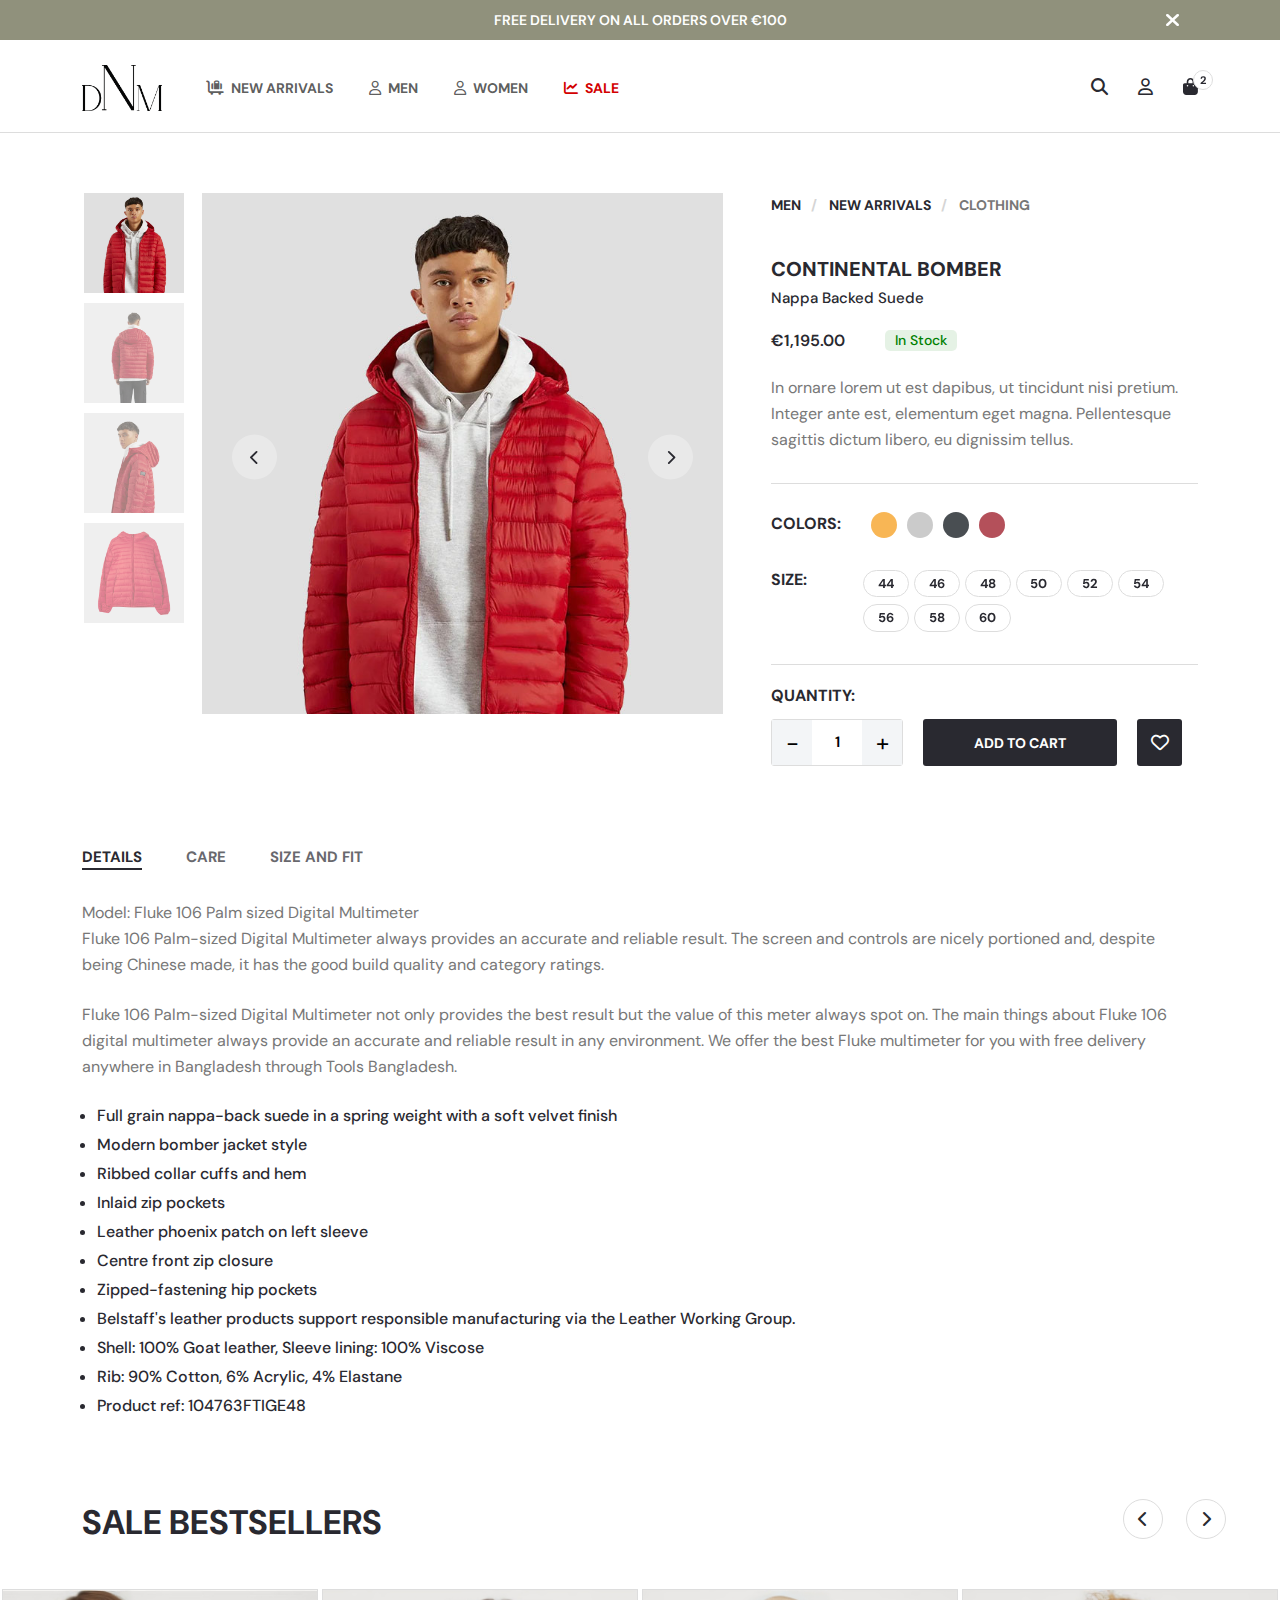
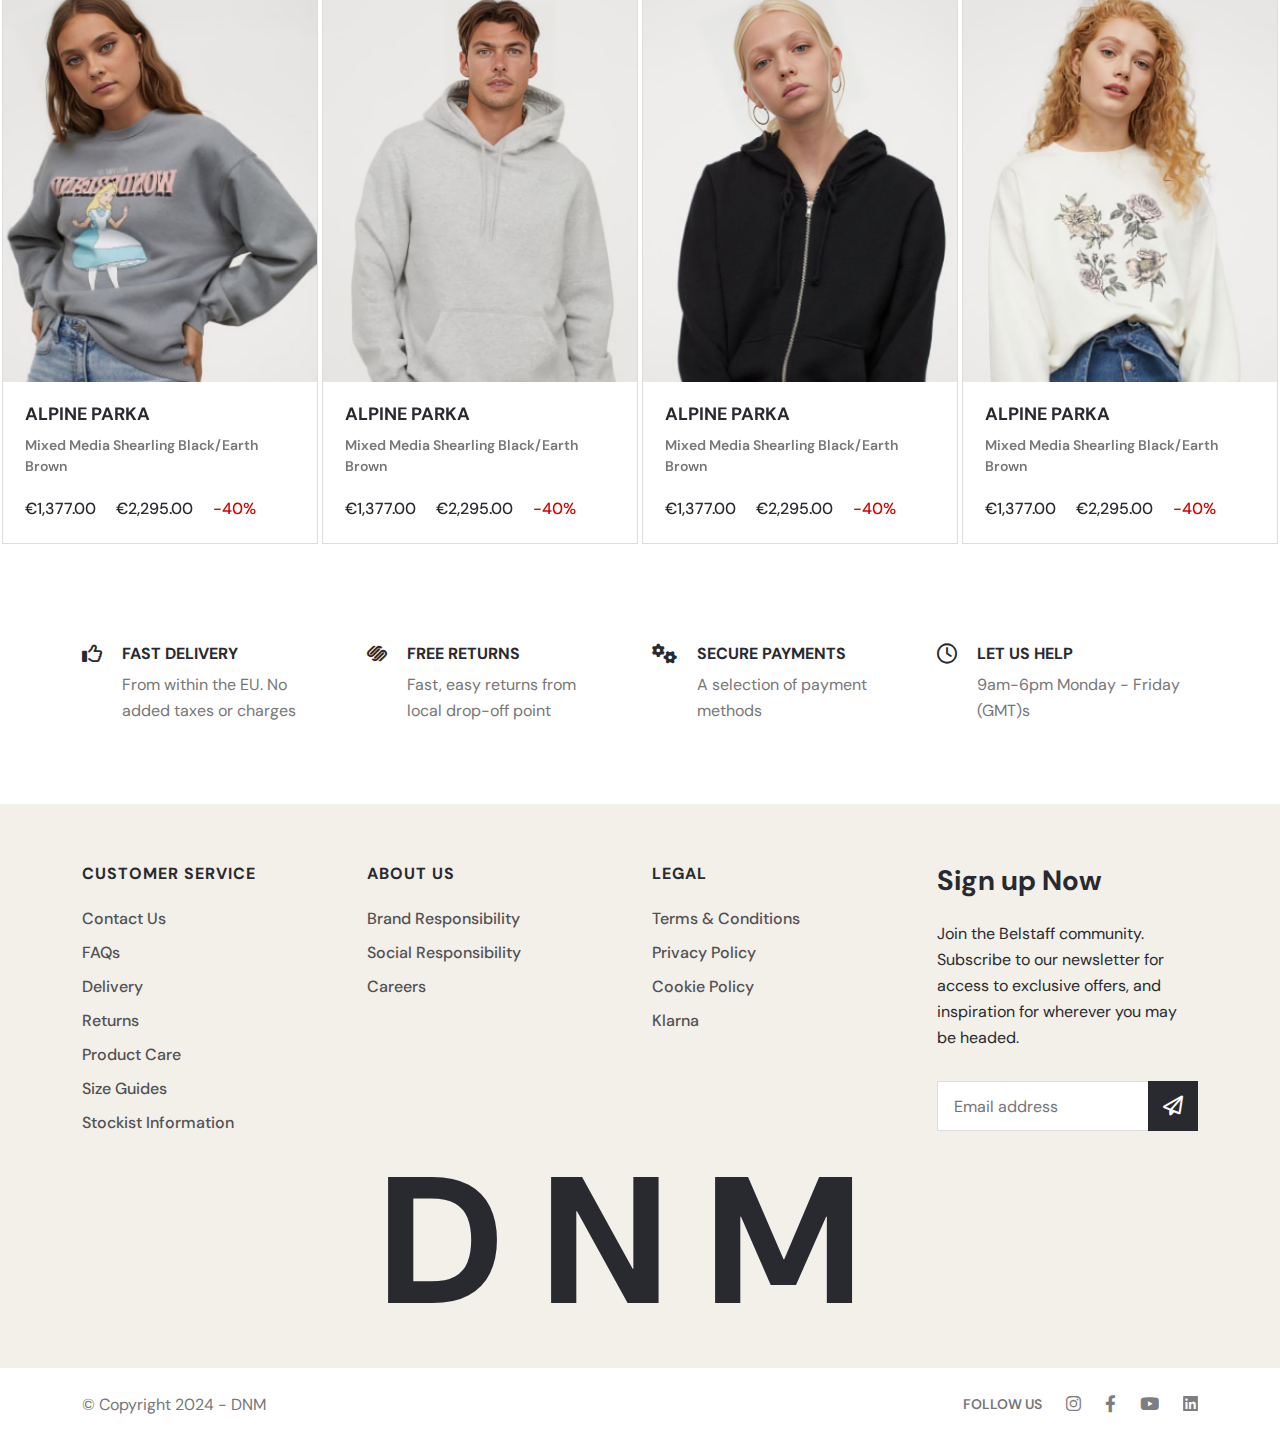
<file: product-details.html>
<!DOCTYPE html>
<html lang="en">

<head>
  <meta charset="UTF-8">
  <meta http-equiv="X-UA-Compatible" content="IE=edge">
  <meta name="viewport"
    content="width=device-width, initial-scale=1.0, maximum-scale=5.0, minimum-scale=1.0, user-scalable=yes">
  <title>Ecommerce</title>
  <link rel="shortcut icon" href="" type="image/x-icon">
  <!--all css link -->
  <link rel="stylesheet" href="css/bootstrap.min.css">
  <link rel="stylesheet" href="fontawsome/css/all.min.css">
  <link rel="stylesheet" href="fontawsome/css/fontawesome.min.css">
  <link rel="stylesheet" href="css/slick.css">
  <link rel="stylesheet" href="css/animate.min.css">
  <link rel="stylesheet" href="css/magnific-popup.css">
  <!-- <link rel="stylesheet" href="css/aos.css"> -->
  <link rel="stylesheet" href="css/style.css">
  <link rel="stylesheet" href="css/responsive.css">
</head>


<body>
  <!-- top header area start -->
  <div class="top_header position-relative">
    <button class="close_top_header"><i class="fa-solid fa-xmark"></i></button>
    <div class="top_header_slider">
      <div class="slider_item">
        <div class="slider_one text-center">
          <p>FREE DELIVERY ON ALL ORDERS OVER €100</p>
        </div>
      </div>
      <div class="slider_item">
        <div class="slider_two">

          <ul class="list-unstyled">
            <li>
              <p>
                SALE: UP TO 50% OFF
              </p>
            </li>
            <li><a href="#">Shop Men</a></li>
            <li><a href="#">Shop Women</a></li>
          </ul>
        </div>
      </div>
    </div>
  </div>
  <!-- top header area end -->
  <!-- header area start -->
  <div id="header-fixed-height"></div>
  <header class="header_area" id="sticky-header">
    <!-- main menu area start -->
    <nav class="navbar navbar-expand-lg d-none d-lg-block">
      <div class="container">
        <a class="navbar-brand" href="index.html">
          <img src="images/logo.png" alt="logo" width="80">
        </a>
        <button class="navbar-toggler" type="button" data-bs-toggle="collapse" data-bs-target="#navbarScroll"
          aria-controls="navbarScroll" aria-expanded="false" aria-label="Toggle navigation">
          <span class="navbar-toggler-icon"></span>
        </button>
        <div class="collapse navbar-collapse" id="navbarScroll">
          <ul class="navbar-nav me-auto my-2 my-lg-0 navbar-nav-scroll" style="--bs-scroll-height: 100px;">
            <li class="nav-item">
              <a class="nav-link" aria-current="page" href="#"><i class="fas fa-luggage-cart"></i> New Arrivals</a>
              <div class="sub_menu_one">
                <div class="row gx-xxl-5">
                  <div class="col-lg-3 sub_menu_item_label">
                    <div class="sub_menu_item">
                      <div class="text">
                        <h3 class="title">Men's New Arrivals</h3>
                        <a href="category.html" class="view_all">View All</a>
                      </div>
                      <div class="image">
                        <img src="images/q-1.webp" alt="q-1" class="img-fluid w-100">
                      </div>
                    </div>
                  </div>
                  <div class="col-lg-3 sub_menu_item_label">
                    <div class="sub_menu_item">
                      <div class="text">
                        <h3 class="title">Men's New Arrivals</h3>
                        <a href="category.html" class="view_all">View All</a>
                      </div>
                      <div class="image">
                        <img src="images/q-2.webp" alt="q-2" class="img-fluid w-100">
                      </div>
                    </div>
                  </div>
                  <div class="col-lg-3 sub_menu_item_label">
                    <div class="sub_menu_item">
                      <div class="text">
                        <h3 class="title">Men's New Arrivals</h3>
                        <a href="category.html" class="view_all">View All</a>
                      </div>
                      <div class="image">
                        <img src="images/q-3.webp" alt="q-3" class="img-fluid w-100">
                      </div>
                    </div>
                  </div>
                  <div class="col-lg-3 sub_menu_item_label">
                    <div class="sub_menu_item">
                      <div class="text">
                        <h3 class="title">Men's New Arrivals</h3>
                        <a href="category.html" class="view_all">View All</a>
                      </div>
                      <div class="image">
                        <img src="images/q-4.webp" alt="q-4" class="img-fluid w-100">
                      </div>
                    </div>
                  </div>
                </div>
              </div>
            </li>
            <li class="nav-item">
              <a class="nav-link" href="#"><i class="far fa-user"></i> Men</a>
              <div class="sub_menu_one sub_menu_two">
                <div class="row gx-xxl-5">
                  <div class="col-lg-2 sub_menu_item_label">
                    <div class="sub_menu_item">
                      <div class="text">
                        <h3 class="title">New Arrivals</h3>
                        <a href="category.html" class="view_all">View All</a>
                      </div>
                      <div class="image">
                        <a href="category.html" class="d-block w-100"><img src="images/q-5.webp" alt="q-5"
                            class="img-fluid w-100"></a>
                      </div>
                      <a href="category.html" class="image_title">Just Landed</a>
                      <div class="text mb-0 mt-4">
                        <h3 class="title">Collections</h3>
                      </div>
                      <ul class="list-unstyled">
                        <li><a href="category.html">Icons</a></li>
                        <li><a href="category.html">Gore-Tex</a></li>
                        <li><a href="category.html">Loundewear</a></li>
                        <li><a href="category.html">Gifts for Him</a></li>
                      </ul>
                    </div>
                  </div>
                  <div class="col-lg-2 sub_menu_item_label">
                    <div class="sub_menu_item">
                      <div class="text">
                        <h3 class="title">Outerwear</h3>
                      </div>
                      <ul class="list-unstyled">
                        <li><a href="category.html">Outerwear Best Sellers</a></li>
                        <li><a href="category.html">Leather Jackets</a></li>
                        <li><a href="category.html">Waxed Jackets</a></li>
                        <li><a href="category.html">Quilt & Down Jackets</a></li>
                        <li><a href="category.html">Suede & Shearling Jackets</a></li>
                        <li><a href="category.html">Lightweight Jackets</a></li>
                        <li><a href="category.html">Overshirts</a></li>
                        <li><a href="category.html">Gilets</a></li>
                        <li><a href="category.html">Coats & Parkas</a></li>
                      </ul>
                      <div class="text mt-1">
                        <a href="#" class="view_all">View All</a>
                      </div>
                    </div>
                  </div>
                  <div class="col-lg-2 sub_menu_item_label">
                    <div class="sub_menu_item">
                      <div class="text">
                        <h3 class="title">Clothing</h3>
                      </div>
                      <ul class="list-unstyled">
                        <li><a href="category.html">Knitwear</a></li>
                        <li><a href="category.html">T Shirts & Polos</a></li>
                        <li><a href="category.html">Hoodies & Sweatshirts</a></li>
                        <li><a href="category.html">Shirts</a></li>
                        <li><a href="category.html">Jeans & Trousers</a></li>
                        <li><a href="category.html">Shorts</a></li>
                      </ul>
                      <div class="text mt-1">
                        <a href="category.html" class="view_all">View All</a>
                      </div>
                      <div class="image">
                        <a href="category.html" class="d-block w-100"><img src="images/q-3.webp" alt="q-3"
                            class="img-fluid w-100"></a>
                      </div>
                      <a href="category.html" class="image_title">SHOP KNITWEAR</a>
                    </div>
                  </div>
                  <div class="col-lg-2 sub_menu_item_label">
                    <div class="sub_menu_item">
                      <div class="text">
                        <h3 class="title">Footwear</h3>
                        <ul class="list-unstyled">
                          <li><a href="category.html">Boots</a></li>
                          <li><a href="category.html">Trainers</a></li>
                        </ul>
                        <a href="category.html" class="view_all">View All</a>
                      </div>
                    </div>
                  </div>
                  <div class="col-lg-2 sub_menu_item_label">
                    <div class="sub_menu_item">
                      <div class="text">
                        <h3 class="title">Accessories</h3>
                        <ul class="list-unstyled">
                          <li><a href="category.html">Bags</a></li>
                          <li><a href="category.html">Wallets</a></li>
                          <li><a href="category.html">Belts</a></li>
                          <li><a href="category.html">Gloves</a></li>
                          <li><a href="category.html">Hats</a></li>
                          <li><a href="category.html">Scarves</a></li>
                          <li><a href="category.html">Patches & Pins</a></li>
                          <li><a href="category.html">Product Care</a></li>
                        </ul>
                        <a href="category.html" class="view_all">View All</a>
                      </div>
                    </div>
                  </div>
                  <div class="col-lg-2 sub_menu_item_label">
                    <div class="sub_menu_item">
                      <div class="text">
                        <h3 class="title">Motorcycle</h3>
                      </div>
                      <ul class="list-unstyled">
                        <li><a href="category.html">Waxed Motorcycle Jackets</a></li>
                        <li><a href="category.html">Leather Motorcycle Jackets</a></li>
                        <li><a href="category.html">Textile Motorcycle Jackets</a></li>
                        <li><a href="category.html">Motorcycle Trousers</a></li>
                        <li><a href="category.html">Motorcycle Boots</a></li>
                        <li><a href="category.html">Motorcycle Accessories</a></li>
                      </ul>
                      <div class="text mt-1">
                        <a href="category.html" class="view_all">View All</a>
                      </div>
                      <div class="image">
                        <a href="category.html" class="d-block w-100"><img src="images/q-5.webp" alt="q-3"
                            class="img-fluid w-100"></a>
                      </div>
                      <a href="category.html" class="image_title">Motorcycle Style</a>
                    </div>
                  </div>
                </div>
              </div>
            </li>
            <li class="nav-item">
              <a class="nav-link" href="#"><i class="far fa-user"></i> Women</a>
              <div class="sub_menu_one sub_menu_two">
                <div class="row gx-xxl-5">
                  <div class="col-lg-2 sub_menu_item_label">
                    <div class="sub_menu_item">
                      <div class="text">
                        <h3 class="title">New Arrivals</h3>
                        <a href="category.html" class="view_all">View All</a>
                      </div>
                      <div class="image">
                        <a href="category.html" class="d-block w-100"><img src="images/q-5.webp" alt="q-5"
                            class="img-fluid w-100"></a>
                      </div>
                      <a href="#" class="image_title">Just Landed</a>
                      <div class="text mb-0 mt-4">
                        <h3 class="title">Collections</h3>
                      </div>
                      <ul class="list-unstyled">
                        <li><a href="category.html">Icons</a></li>
                        <li><a href="category.html">Gore-Tex</a></li>
                        <li><a href="category.html">Loundewear</a></li>
                        <li><a href="category.html">Gifts for Him</a></li>
                      </ul>
                    </div>
                  </div>
                  <div class="col-lg-2 sub_menu_item_label">
                    <div class="sub_menu_item">
                      <div class="text">
                        <h3 class="title">Outerwear</h3>
                      </div>
                      <ul class="list-unstyled">
                        <li><a href="category.html">Outerwear Best Sellers</a></li>
                        <li><a href="category.html">Leather Jackets</a></li>
                        <li><a href="category.html">Waxed Jackets</a></li>
                        <li><a href="category.html">Quilt & Down Jackets</a></li>
                        <li><a href="category.html">Suede & Shearling Jackets</a></li>
                        <li><a href="category.html">Lightweight Jackets</a></li>
                        <li><a href="category.html">Overshirts</a></li>
                        <li><a href="category.html">Gilets</a></li>
                        <li><a href="category.html">Coats & Parkas</a></li>
                      </ul>
                      <div class="text mt-1">
                        <a href="category.html" class="view_all">View All</a>
                      </div>
                    </div>
                  </div>
                  <div class="col-lg-2 sub_menu_item_label">
                    <div class="sub_menu_item">
                      <div class="text">
                        <h3 class="title">Clothing</h3>
                      </div>
                      <ul class="list-unstyled">
                        <li><a href="category.html">Knitwear</a></li>
                        <li><a href="category.html">T Shirts & Polos</a></li>
                        <li><a href="category.html">Hoodies & Sweatshirts</a></li>
                        <li><a href="category.html">Shirts</a></li>
                        <li><a href="category.html">Jeans & Trousers</a></li>
                        <li><a href="category.html">Shorts</a></li>
                      </ul>
                      <div class="text mt-1">
                        <a href="category.html" class="view_all">View All</a>
                      </div>
                      <div class="image">
                        <a href="category.html" class="d-block w-100"><img src="images/q-3.webp" alt="q-3"
                            class="img-fluid w-100"></a>
                      </div>
                      <a href="category.html" class="image_title">SHOP KNITWEAR</a>
                    </div>
                  </div>
                  <div class="col-lg-2 sub_menu_item_label">
                    <div class="sub_menu_item">
                      <div class="text">
                        <h3 class="title">Footwear</h3>
                        <ul class="list-unstyled">
                          <li><a href="category.html">Boots</a></li>
                          <li><a href="category.html">Trainers</a></li>
                        </ul>
                        <a href="category.html" class="view_all">View All</a>
                      </div>
                    </div>
                  </div>
                  <div class="col-lg-2 sub_menu_item_label">
                    <div class="sub_menu_item">
                      <div class="text">
                        <h3 class="title">Accessories</h3>
                        <ul class="list-unstyled">
                          <li><a href="category.html">Bags</a></li>
                          <li><a href="category.html">Wallets</a></li>
                          <li><a href="category.html">Belts</a></li>
                          <li><a href="category.html">Gloves</a></li>
                          <li><a href="category.html">Hats</a></li>
                          <li><a href="category.html">Scarves</a></li>
                          <li><a href="category.html">Patches & Pins</a></li>
                          <li><a href="category.html">Product Care</a></li>
                        </ul>
                        <a href="category.html" class="view_all">View All</a>
                      </div>
                    </div>
                  </div>
                  <div class="col-lg-2 sub_menu_item_label">
                    <div class="sub_menu_item">
                      <div class="text">
                        <h3 class="title">Motorcycle</h3>
                      </div>
                      <ul class="list-unstyled">
                        <li><a href="category.html">Waxed Motorcycle Jackets</a></li>
                        <li><a href="category.html">Leather Motorcycle Jackets</a></li>
                        <li><a href="category.html">Textile Motorcycle Jackets</a></li>
                        <li><a href="category.html">Motorcycle Trousers</a></li>
                        <li><a href="category.html">Motorcycle Boots</a></li>
                        <li><a href="category.html">Motorcycle Accessories</a></li>
                      </ul>
                      <div class="text mt-1">
                        <a href="category.html" class="view_all">View All</a>
                      </div>
                      <div class="image">
                        <a href="category.html" class="d-block w-100"><img src="images/q-5.webp" alt="q-3"
                            class="img-fluid w-100"></a>
                      </div>
                      <a href="#" class="image_title">Motorcycle Style</a>
                    </div>
                  </div>
                </div>
              </div>
            </li>
            <li class="nav-item">
              <a class="nav-link sale" href="#"><i class="fas fa-chart-line"></i> Sale</a>
              <div class="sub_menu_one">
                <div class="row gx-xxl-5">
                  <div class="col-lg-6 sub_menu_item_label">
                    <div class="sub_menu_item">
                      <div class="row">
                        <div class="col-lg-6">
                          <div class="text">
                            <h3 class="title">SALE FOR HIM</h3>
                          </div>
                          <ul class="list-unstyled">
                            <li><a href="category.html">Knitwear</a></li>
                            <li><a href="category.html">T Shirts & Polos</a></li>
                            <li><a href="category.html">Hoodies & Sweatshirts</a></li>
                            <li><a href="category.html">Shirts</a></li>
                            <li><a href="category.html">Jeans & Trousers</a></li>
                            <li><a href="category.html">Shorts</a></li>
                          </ul>
                          <div class="text mt-1">
                            <a href="category.html" class="view_all">View All</a>
                          </div>
                        </div>
                        <div class="col-lg-6">
                          <div class="image">
                            <a href="category.html" class="d-block w-100"><img src="images/q-3.webp" alt="q-3"
                                class="img-fluid w-100"></a>
                          </div>
                        </div>
                      </div>
                    </div>
                  </div>
                  <div class="col-lg-6 sub_menu_item_label">
                    <div class="sub_menu_item">
                      <div class="row">
                        <div class="col-lg-6">
                          <div class="text">
                            <h3 class="title">SALE FOR HER</h3>
                          </div>
                          <ul class="list-unstyled">
                            <li><a href="category.html">Knitwear</a></li>
                            <li><a href="category.html">T Shirts & Polos</a></li>
                            <li><a href="category.html">Hoodies & Sweatshirts</a></li>
                            <li><a href="category.html">Shirts</a></li>
                            <li><a href="category.html">Jeans & Trousers</a></li>
                            <li><a href="category.html">Shorts</a></li>
                          </ul>
                          <div class="text mt-1">
                            <a href="category.html" class="view_all">View All</a>
                          </div>
                        </div>
                        <div class="col-lg-6">
                          <div class="image">
                            <a href="category.html" class="d-block w-100"><img src="images/q-3.webp" alt="q-3"
                                class="img-fluid w-100"></a>
                          </div>
                        </div>
                      </div>
                    </div>
                  </div>
                </div>
              </div>
            </li>
          </ul>
          <div class="menu_right_option">
            <ul class="list-unstyled">
              <!-- <li><button class="language">EN</button></li> -->
              <li>
                <button class="search"><i class="fas fa-search"></i></button>
                <div class="search_field">
                  <div class="input_groups">
                    <input type="text" placeholder="Search here">
                    <button class="search_btn" type="submit"><i class="fa-solid fa-magnifying-glass"></i></button>
                    <button class="close_search_field"><i class="fa-solid fa-xmark"></i></button>
                  </div>
                </div>
              </li>
              <li><a class="menu_option_" href="login.html"><i class="far fa-user"></i></a></li>
              <li class="shopping_bag position-relative">
                <a class="menu_option_" href="cart.html"><i class="fas fa-shopping-bag"></i><span>2</span></a>
                <div class="cart-option">
                  <div class="cart-prd">
                    <ul>
                      <li class="d-flex">
                        <div class="img">
                          <a href="product-details.html"><img src="images/1.webp" alt="01" width="100"
                              class="img-fluid"></a>
                        </div>
                        <div class="text">
                          <a href="product-details.html">signature quarter zip sweatshirt</a>
                          <ul class="list-unstyled">
                            <li>Size: <b>XL</b></li>
                            <li>Color: <b>White</b></li>
                            <li>Price: <b>€97.00</b> <b class="text-decoration-line-through ms-4">€197.0</b></li>
                          </ul>
                        </div>
                        <div class="button">
                          <button type="button"><i class="far fa-trash-alt"></i></button>
                        </div>
                      </li>
                      <li class="d-flex">
                        <div class="img">
                          <a href="product-details.html"><img src="images/2.webp" alt="01" width="100"
                              class="img-fluid"></a>
                        </div>
                        <div class="text">
                          <a href="product-details.html">signature quarter zip sweatshirt</a>
                          <ul class="list-unstyled">
                            <li>Size: <b>XL</b></li>
                            <li>Color: <b>White</b></li>
                            <li>Price: <b>€97.00</b> <b class="text-decoration-line-through ms-4">€197.0</b></li>
                          </ul>
                        </div>
                        <div class="button">
                          <button type="button"><i class="far fa-trash-alt"></i></button>
                        </div>
                      </li>
                      <li class="d-flex">
                        <div class="img">
                          <a href="product-details.html"><img src="images/3.webp" alt="01" width="100"
                              class="img-fluid"></a>
                        </div>
                        <div class="text">
                          <a href="product-details.html">signature quarter zip sweatshirt</a>
                          <ul class="list-unstyled">
                            <li>Size: <b>XL</b></li>
                            <li>Color: <b>White</b></li>
                            <li>Price: <b>€97.00</b> <b class="text-decoration-line-through ms-4">€197.0</b></li>
                          </ul>
                        </div>
                        <div class="button">
                          <button type="button"><i class="far fa-trash-alt"></i></button>
                        </div>
                      </li>
                    </ul>
                  </div>
                  <div class="cart-bottom">
                    <div class="cart-price">
                      <div class="d-flex justify-content-between">
                        <div class="total">
                          <h5>Total before shipping</h5>
                        </div>
                        <div class="prd_price">
                          <small>$ 200</small>
                        </div>
                      </div>
                    </div>
                    <div class="cart-action d-flex justify-content-center">
                      <a href="">Check Out Securely</a>
                    </div>
                  </div>
                </div>
              </li>
            </ul>
          </div>
        </div>
      </div>
    </nav>
    <!-- main menu area end -->
    <!-- mobile menu area start -->
    <div class="mobile-menu-area d-block d-lg-none">
      <div class="mobile-topbar">
        <div class="container">
          <div class="d-flex justify-content-between align-items-center">
            <div class="logo">
              <a href="index.html">
                <img src="images/logo.png" alt="logo" width="70">
              </a>
            </div>
            <div class="mobile_menu_option d-flex align-items-center">
              <div class="menu_right_option me-4">
                <ul class="list-unstyled">
                  <!-- <li><button class="language">EN</button></li> -->
                  <li>
                    <button class="search"><i class="fas fa-search"></i></button>
                    <div class="search_field">
                      <div class="input_groups">
                        <input type="text" placeholder="Search here">
                        <button class="search_btn" type="submit"><i class="fa-solid fa-magnifying-glass"></i></button>
                        <button class="close_search_field"><i class="fa-solid fa-xmark"></i></button>
                      </div>
                    </div>
                  </li>
                  <li><a class="menu_option_" href="login.html"><i class="far fa-user"></i></a></li>
                  <li class="shopping_bag position-relative">
                    <a class="menu_option_" href="cart.html"><i class="fas fa-shopping-bag"></i><span>2</span></a>
                    <div class="cart-option">
                      <div class="cart-prd">
                        <ul>
                          <li class="d-flex">
                            <div class="img">
                              <a href="product-details.html"><img src="images/1.webp" alt="01" width="100"
                                  class="img-fluid"></a>
                            </div>
                            <div class="text">
                              <a href="product-details.html">signature quarter zip sweatshirt</a>
                              <ul class="list-unstyled">
                                <li>Size: <b>XL</b></li>
                                <li>Color: <b>White</b></li>
                                <li>Price: <b>€97.00</b> <b class="text-decoration-line-through ms-4">€197.0</b></li>
                              </ul>
                            </div>
                            <div class="button">
                              <button type="button"><i class="far fa-trash-alt"></i></button>
                            </div>
                          </li>
                          <li class="d-flex">
                            <div class="img">
                              <a href="product-details.html"><img src="images/2.webp" alt="01" width="100"
                                  class="img-fluid"></a>
                            </div>
                            <div class="text">
                              <a href="product-details.html">signature quarter zip sweatshirt</a>
                              <ul class="list-unstyled">
                                <li>Size: <b>XL</b></li>
                                <li>Color: <b>White</b></li>
                                <li>Price: <b>€97.00</b> <b class="text-decoration-line-through ms-4">€197.0</b></li>
                              </ul>
                            </div>
                            <div class="button">
                              <button type="button"><i class="far fa-trash-alt"></i></button>
                            </div>
                          </li>
                          <li class="d-flex">
                            <div class="img">
                              <a href="product-details.html"><img src="images/3.webp" alt="01" width="100"
                                  class="img-fluid"></a>
                            </div>
                            <div class="text">
                              <a href="product-details.html">signature quarter zip sweatshirt</a>
                              <ul class="list-unstyled">
                                <li>Size: <b>XL</b></li>
                                <li>Color: <b>White</b></li>
                                <li>Price: <b>€97.00</b> <b class="text-decoration-line-through ms-4">€197.0</b></li>
                              </ul>
                            </div>
                            <div class="button">
                              <button type="button"><i class="far fa-trash-alt"></i></button>
                            </div>
                          </li>
                        </ul>
                      </div>
                      <div class="cart-bottom">
                        <div class="cart-price">
                          <div class="d-flex justify-content-between">
                            <div class="total">
                              <h5>Total before shipping</h5>
                            </div>
                            <div class="prd_price">
                              <small>$ 200</small>
                            </div>
                          </div>
                        </div>
                        <div class="cart-action d-flex justify-content-center">
                          <a href="checkout.html">Check Out Securely</a>
                        </div>
                      </div>
                    </div>
                  </li>
                </ul>
              </div>
              <div class="bars">
                <i class="fas fa-bars"></i>
              </div>
            </div>
          </div>
        </div>
      </div>
      <div class="mobile-menu-overlay"></div>
      <div class="mobile-menu-main">
        <div class="logo">
          <a href="index.html"><img src="images/logo.png" alt="logo" width="70"></a>
        </div>
        <div class="close-mobile-menu"><i class="fas fa-times"></i></div>
        <div class="menu-body">
          <div class="menu-list">
            <ul class="list-unstyled">
              <li class="sub-mobile-menu">
                <a href="#">New Arrivals <i class="fas fa-chevron-down float-end"></i></a>
                <ul class="list-unstyled">
                  <li><a href="#">Men's New Arrivals</a></li>
                  <li><a href="#">Women's New Arrivals</a></li>
                  <li><a href="#">Men's New Outerwear</a></li>
                  <li><a href="#">Women's New Outerwear</a></li>
                </ul>
              </li>
              <li class="sub-mobile-menu">
                <a href="#">Men <i class="fas fa-chevron-down float-end"></i></a>
                <ul class="list-unstyled">
                  <li class="sub-mobile-menu">
                    <a href="#">
                      New Arrivals <i class="fas fa-chevron-down float-end"></i>
                      <ul class="list-unstyled">
                        <li><a href="#">Men's New Arrivals</a></li>
                        <li><a href="#">Women's New Arrivals</a></li>
                        <li><a href="#">Men's New Outerwear</a></li>
                        <li><a href="#">Women's New Outerwear</a></li>
                      </ul>
                    </a>
                  </li>
                  <li class="sub-mobile-menu">
                    <a href="#">
                      Collections <i class="fas fa-chevron-down float-end"></i>
                      <ul class="list-unstyled">
                        <li><a href="#">Men's New Arrivals</a></li>
                        <li><a href="#">Women's New Arrivals</a></li>
                        <li><a href="#">Men's New Outerwear</a></li>
                        <li><a href="#">Women's New Outerwear</a></li>
                      </ul>
                    </a>
                  </li>
                  <li class="sub-mobile-menu">
                    <a href="#">
                      Outerwear <i class="fas fa-chevron-down float-end"></i>
                      <ul class="list-unstyled">
                        <li><a href="#">Men's New Arrivals</a></li>
                        <li><a href="#">Women's New Arrivals</a></li>
                        <li><a href="#">Men's New Outerwear</a></li>
                        <li><a href="#">Women's New Outerwear</a></li>
                      </ul>
                    </a>
                  </li>
                  <li class="sub-mobile-menu">
                    <a href="#">
                      Clothing <i class="fas fa-chevron-down float-end"></i>
                      <ul class="list-unstyled">
                        <li><a href="#">Men's New Arrivals</a></li>
                        <li><a href="#">Women's New Arrivals</a></li>
                        <li><a href="#">Men's New Outerwear</a></li>
                        <li><a href="#">Women's New Outerwear</a></li>
                      </ul>
                    </a>
                  </li>
                  <li class="sub-mobile-menu">
                    <a href="#">
                      Footwear <i class="fas fa-chevron-down float-end"></i>
                      <ul class="list-unstyled">
                        <li><a href="#">Men's New Arrivals</a></li>
                        <li><a href="#">Women's New Arrivals</a></li>
                        <li><a href="#">Men's New Outerwear</a></li>
                        <li><a href="#">Women's New Outerwear</a></li>
                      </ul>
                    </a>
                  </li>
                </ul>
              </li>
            </ul>
          </div>
        </div>
        <div class="">

        </div>
      </div>
    </div>
    <!-- mobile menu area end -->
  </header>
  <!-- header area end -->


  <!-- main area start -->
  <main>
    <!-- product details area start -->
    <section class="product_details_area">
      <div class="container">
        <div class="row">
          <div class="col-lg-7">
            <div class="prd_image">
              <ul class="product-image-slider list-unstyled parent-container">
                <li>
                  <a href="images/product_0.jpg" class="parent-container">
                    <img src="images/product_0.jpg" alt="1" class="img-fluid w-100" />
                  </a>
                </li>
                <li>
                  <a href="images/product_0-1.jpg" class="parent-container">
                    <img src="images/product_0-1.jpg" alt="prs-2" class="img-fluid w-100" />
                  </a>
                </li>
                <li>
                  <a href="images/product_0-2.jpg" class="parent-container">
                    <img src="images/product_0-2.jpg" alt="prs-3" class="img-fluid w-100" />
                  </a>
                </li>
                <li>
                  <a href="images/product_0-3.jpg" class="parent-container">
                    <img src="images/product_0-3.jpg" alt="prs-4" class="img-fluid w-100" />
                  </a>
                </li>
              </ul>
            </div>
          </div>
          <div class="col-lg-5 ms-auto">
            <div class="text ps-lg-4 mt-4 mt-lg-0">
              <div class="breadcrumb_area">
                <ul class="list-unstyled">
                  <li><a href="#">Men</a></li>
                  <li><a href="#">New arrivals</a></li>
                  <li>Clothing</li>
                </ul>
              </div>
              <h1 class="prd_title">continental bomber</h1>
              <span class="prd_subtitle">Nappa Backed Suede</span>
              <h5 class="prd_price d-flex align-items-center">€1,195.00 <span class="stock">In Stock</span>
                <!-- <span class="out_of_stock">Out of Stock</span> -->
              </h5>
              <p class="short_info">In ornare lorem ut est dapibus, ut tincidunt nisi pretium. Integer ante est,
                elementum eget magna. Pellentesque sagittis dictum libero, eu dignissim tellus.</p>
              <div class="more_info">
                <div class="colors d-flex align-items-center">
                  <h3 class="title">Colors:</h3>
                  <div class="form-check yellow">
                    <input class="form-check-input shadow-none" type="radio" name="flexRadioDefault"
                      id="flexRadioDefault1">
                  </div>
                  <div class="form-check grey">
                    <input class="form-check-input shadow-none" type="radio" name="flexRadioDefault"
                      id="flexRadioDefault2">
                  </div>
                  <div class="form-check black">
                    <input class="form-check-input shadow-none" type="radio" name="flexRadioDefault"
                      id="flexRadioDefault3">
                  </div>
                  <div class="form-check red">
                    <input class="form-check-input shadow-none" type="radio" name="flexRadioDefault"
                      id="flexRadioDefault4">
                  </div>
                </div>
                <div class="sizes d-flex">
                  <h3 class="title">Size:</h3>
                  <div class="filter_info filter_by_size">
                    <div class="form-check">
                      <input class="form-check-input" type="radio" value="" id="xsRadio" name="size">
                      <label class="form-check-label" for="xsRadio">44</label>
                    </div>

                    <div class="form-check">
                      <input class="form-check-input" type="radio" value="" id="sRadio" name="size">
                      <label class="form-check-label" for="sRadio">46</label>
                    </div>

                    <div class="form-check">
                      <input class="form-check-input" type="radio" value="" id="mRadio" name="size">
                      <label class="form-check-label" for="mRadio">48</label>
                    </div>

                    <div class="form-check">
                      <input class="form-check-input" type="radio" value="" id="lRadio" name="size">
                      <label class="form-check-label" for="lRadio">50</label>
                    </div>

                    <div class="form-check">
                      <input class="form-check-input" type="radio" value="" id="xlRadio" name="size">
                      <label class="form-check-label" for="xlRadio">52</label>
                    </div>

                    <div class="form-check">
                      <input class="form-check-input" type="radio" value="" id="2xlRadio" name="size">
                      <label class="form-check-label" for="2xlRadio">54</label>
                    </div>

                    <div class="form-check">
                      <input class="form-check-input" type="radio" value="" id="3xlRadio" name="size">
                      <label class="form-check-label" for="3xlRadio">56</label>
                    </div>
                    <div class="form-check">
                      <input class="form-check-input" type="radio" value="" id="4xlRadio" name="size">
                      <label class="form-check-label" for="4xlRadio">58</label>
                    </div>
                    <div class="form-check">
                      <input class="form-check-input" type="radio" value="" id="5xlRadio" name="size">
                      <label class="form-check-label" for="5xlRadio">60</label>
                    </div>

                  </div>
                </div>
                <div class="quantity_and_bag">
                  <div class="quantity-main">
                    <p>Quantity:</p>
                    <div class="quantity d-flex flex-wrap">
                      <div class="qnt-number d-flex">
                        <button class="cart-minus">-</button>
                        <input class="cart-input" type="text" value="1">
                        <button class="cart-plus">+</button>
                      </div>
                      <div class="add-to-cart">
                        <a href="#">Add to cart</a>
                      </div>
                      <div class="wishlist">
                        <a href="#"><i class="far fa-heart" aria-hidden="true"></i></a>
                      </div>
                    </div>
                  </div>
                </div>
              </div>
            </div>
          </div>
        </div>
        <div class="overview-and-specification">
          <div class="menus">
            <ul class="nav nav-pills" id="pills-tab" role="tablist">
              <li class="nav-item" role="presentation">
                <button class="nav-link active" id="pills-home-tab" data-bs-toggle="pill" data-bs-target="#pills-home"
                  type="button" role="tab" aria-controls="pills-home" aria-selected="true">Details</button>
              </li>
              <li class="nav-item" role="presentation">
                <button class="nav-link" id="pills-profile-tab" data-bs-toggle="pill" data-bs-target="#pills-profile"
                  type="button" role="tab" aria-controls="pills-profile" aria-selected="false">Care</button>
              </li>
              <li class="nav-item" role="presentation">
                <button class="nav-link" id="pills-contact-tab" data-bs-toggle="pill" data-bs-target="#pills-contact"
                  type="button" role="tab" aria-controls="pills-contact" aria-selected="false">Size and Fit</button>
              </li>
            </ul>
          </div>
          <div class="information">
            <div class="tab-content" id="pills-tabContent">
              <div class="tab-pane fade show active" id="pills-home" role="tabpanel" aria-labelledby="pills-home-tab"
                tabindex="0">
                <div class="details">
                  <p>
                    <span class="d-block">Model: Fluke 106 Palm sized Digital Multimeter</span>
                    Fluke 106 Palm-sized Digital Multimeter always provides an accurate and reliable result. The screen
                    and controls are nicely portioned and, despite being Chinese made,
                    it has the good build quality and category ratings.
                  </p>
                  <p>Fluke 106 Palm-sized Digital Multimeter not only provides the best result but the value of this
                    meter always spot on. The main things about Fluke 106 digital multimeter
                    always provide an accurate and reliable result in any environment.
                    We offer the best Fluke multimeter for you with free delivery anywhere in Bangladesh through Tools
                    Bangladesh.</p>
                  <ul class="list-group">
                    <li>Full grain nappa-back suede in a spring weight with a soft velvet finish</li>
                    <li>Modern bomber jacket style</li>
                    <li>Ribbed collar cuffs and hem</li>
                    <li>Inlaid zip pockets</li>
                    <li>Leather phoenix patch on left sleeve</li>
                    <li>Centre front zip closure</li>
                    <li>Zipped-fastening hip pockets</li>
                    <li>Belstaff's leather products support responsible manufacturing via the Leather Working Group.
                    </li>
                    <li>Shell: 100% Goat leather, Sleeve lining: 100% Viscose</li>
                    <li>Rib: 90% Cotton, 6% Acrylic, 4% Elastane</li>
                    <li>Product ref: 104763FTIGE48</li>
                  </ul>
                </div>
              </div>
              <div class="tab-pane fade" id="pills-profile" role="tabpanel" aria-labelledby="pills-profile-tab"
                tabindex="0">
                <div class="details">
                  <ul class="list-group">
                    <li>Do not wash, bleach, tumble dry, iron, or dry clean</li>
                    <li>Clean in a professional leather care center</li>
                  </ul>
                </div>
              </div>
              <div class="tab-pane fade" id="pills-contact" role="tabpanel" aria-labelledby="pills-contact-tab"
                tabindex="0">
                <div class="details">
                  <ul class="list-group">
                    <li>Cut for a regular fit</li>
                    <li>Model wears a size 48</li>
                    <li>Model measures: Height: 6'2", Chest: 37", Waist: 29"</li>
                  </ul>
                </div>
              </div>
            </div>
          </div>
        </div>
      </div>
      <div class="sales_products">
        <div class="container">
          <div class="section_title">
            <h2 class="main_title">SALE BESTSELLERS</h2>
          </div>
        </div>
        <div class="row sales_products_slider">
          <div class="col-lg-3">
            <a href="product-details.html" class="d-block w-100">
              <div class="sales_products_item">
                <div class="image">
                  <img src="images/pr-1.jpg" alt="pr-1" class="img-fluid w-100">
                </div>
                <div class="text">
                  <h3 class="title">Alpine Parka</h3>
                  <span>Mixed Media Shearling Black/Earth Brown</span>
                  <ul class="list-unstyled d-flex flex-wrap">
                    <li>€1,377.00</li>
                    <li>€2,295.00</li>
                    <li class="discount">-40%</li>
                  </ul>
                </div>
              </div>
            </a>
          </div>
          <div class="col-lg-3">
            <a href="product-details.html" class="d-block w-100">
              <div class="sales_products_item">
                <div class="image">
                  <img src="images/pr-2.jpg" alt="pr-2" class="img-fluid w-100">
                </div>
                <div class="text">
                  <h3 class="title">Alpine Parka</h3>
                  <span>Mixed Media Shearling Black/Earth Brown</span>
                  <ul class="list-unstyled d-flex flex-wrap">
                    <li>€1,377.00</li>
                    <li>€2,295.00</li>
                    <li class="discount">-40%</li>
                  </ul>
                </div>
              </div>
            </a>
          </div>
          <div class="col-lg-3">
            <a href="product-details.html" class="d-block w-100">
              <div class="sales_products_item">
                <div class="image">
                  <img src="images/pr-3.jpg" alt="product_4" class="img-fluid w-100">
                </div>
                <div class="text">
                  <h3 class="title">Alpine Parka</h3>
                  <span>Mixed Media Shearling Black/Earth Brown</span>
                  <ul class="list-unstyled d-flex flex-wrap">
                    <li>€1,377.00</li>
                    <li>€2,295.00</li>
                    <li class="discount">-40%</li>
                  </ul>
                </div>
              </div>
            </a>
          </div>
          <div class="col-lg-3">
            <a href="product-details.html" class="d-block w-100">
              <div class="sales_products_item">
                <div class="image">
                  <img src="images/pr-4.jpg" alt="product_5" class="img-fluid w-100">
                </div>
                <div class="text">
                  <h3 class="title">Alpine Parka</h3>
                  <span>Mixed Media Shearling Black/Earth Brown</span>
                  <ul class="list-unstyled d-flex flex-wrap">
                    <li>€1,377.00</li>
                    <li>€2,295.00</li>
                    <li class="discount">-40%</li>
                  </ul>
                </div>
              </div>
            </a>
          </div>
          <div class="col-lg-3">
            <a href="product-details.html" class="d-block w-100">
              <div class="sales_products_item">
                <div class="image">
                  <img src="images/pr-5.jpg" alt="product_7" class="img-fluid w-100">
                </div>
                <div class="text">
                  <h3 class="title">Alpine Parka</h3>
                  <span>Mixed Media Shearling Black/Earth Brown</span>
                  <ul class="list-unstyled d-flex flex-wrap">
                    <li>€1,377.00</li>
                    <li>€2,295.00</li>
                    <li class="discount">-40%</li>
                  </ul>
                </div>
              </div>
            </a>
          </div>
        </div>
      </div>
      <div class="featured_area">
        <div class="container">
          <div class="row g-4 g-lg-4">
            <div class="col-lg-3 col-sm-6">
              <div class="featured_item">
                <div class="icon"><i class="fa-regular fa-thumbs-up"></i></div>
                <div class="text">
                  <h3 class="title">FAST DELIVERY</h3>
                  <p>From within the EU. No added taxes or charges</p>
                </div>
              </div>
            </div>
            <div class="col-lg-3 col-sm-6">
              <div class="featured_item">
                <div class="icon"><i class="fa-brands fa-squarespace"></i></div>
                <div class="text">
                  <h3 class="title">FREE RETURNS</h3>
                  <p>Fast, easy returns from local drop-off point</p>
                </div>
              </div>
            </div>
            <div class="col-lg-3 col-sm-6">
              <div class="featured_item">
                <div class="icon"><i class="fa-solid fa-gears"></i></div>
                <div class="text">
                  <h3 class="title">SECURE PAYMENTS</h3>
                  <p>A selection of payment methods</p>
                </div>
              </div>
            </div>
            <div class="col-lg-3 col-sm-6">
              <div class="featured_item">
                <div class="icon"><i class="fa-regular fa-clock"></i></div>
                <div class="text">
                  <h3 class="title">LET US HELP</h3>
                  <p>9am-6pm Monday - Friday (GMT)s</p>
                </div>
              </div>
            </div>
          </div>
        </div>
      </div>
    </section>
    <!-- product details area end -->
  </main>
  <!-- main area end -->

  <!-- footer area start -->
  <footer class="footer_area">
    <div class="footer_top">
      <div class="container">
        <div class="row g-4">
          <div class="col-lg-3 col-md-6">
            <div class="footer_widget">
              <h3 class="footer_title">Customer Service</h3>
              <ul class="list-unstyled">
                <li><a href="#">Contact Us</a></li>
                <li><a href="#">FAQs</a></li>
                <li><a href="#">Delivery</a></li>
                <li><a href="#">Returns</a></li>
                <li><a href="#">Product Care</a></li>
                <li><a href="#">Size Guides</a></li>
                <li><a href="#">Stockist Information</a></li>
              </ul>
            </div>
          </div>
          <div class="col-lg-3 col-md-6">
            <div class="footer_widget">
              <h3 class="footer_title">About us</h3>
              <ul class="list-unstyled">
                <li><a href="#">Brand Responsibility</a></li>
                <li><a href="#">Social Responsibility</a></li>
                <li><a href="#">Careers</a></li>
              </ul>
            </div>
          </div>
          <div class="col-lg-3 col-md-6">
            <div class="footer_widget">
              <h3 class="footer_title">Legal</h3>
              <ul class="list-unstyled">
                <li><a href="#">Terms & Conditions</a></li>
                <li><a href="#">Privacy Policy</a></li>
                <li><a href="#">Cookie Policy</a></li>
                <li><a href="#">Klarna</a></li>
              </ul>
            </div>
          </div>
          <div class="col-lg-3 col-md-6">
            <div class="footer_widget">
              <h3 class="footer_title_big">Sign up Now
              </h3>
              <p>Join the Belstaff community. Subscribe to our newsletter for access to exclusive offers, and
                inspiration
                for wherever you may be headed.</p>
              <form action="#">
                <div class="input_groups position-relative">
                  <input type="text" placeholder="Email address">
                  <button type="submit"><i class="fa-regular fa-paper-plane"></i></button>
                </div>
              </form>
            </div>
          </div>
        </div>
        <div class="branding">
          <h3 class="title">DNM</h3>
        </div>
      </div>
    </div>
    <div class="footer_btm">
      <div class="container">
        <div class="row">
          <div class="col-lg-6 col-md-6 text-center text-md-start">
            <p>&copy; Copyright 2024 - DNM</p>
          </div>
          <div class="col-lg-6 col-md-6">
            <ul class="list-unstyled justify-content-center justify-content-md-end mt-3 mt-md-0">
              <li>Follow Us</li>
              <li><a href="#"><i class="fab fa-instagram"></i></a></li>
              <li><a href="#"><i class="fab fa-facebook-f"></i></a></li>
              <li><a href="#"><i class="fab fa-youtube"></i></a></li>
              <li><a href="#"><i class="fab fa-linkedin"></i></a></li>
            </ul>
          </div>
        </div>
      </div>
    </div>
  </footer>
  <!-- footer area end -->

  <!-- all js link -->
  <script src="js/jquery-3.6.0.min.js"></script>
  <script src="js/bootstrap.bundle.min.js"></script>
  <script src="js/slick.min.js"></script>
  <!-- <script src="js/aos.js"></script> -->
  <!-- <script src="js/slick-animation.min.js"></script> -->
  <script src="js/jquery.magnific-popup.min.js"></script>
  <script src="js/script.js"></script>
</body>

</html>
</file>
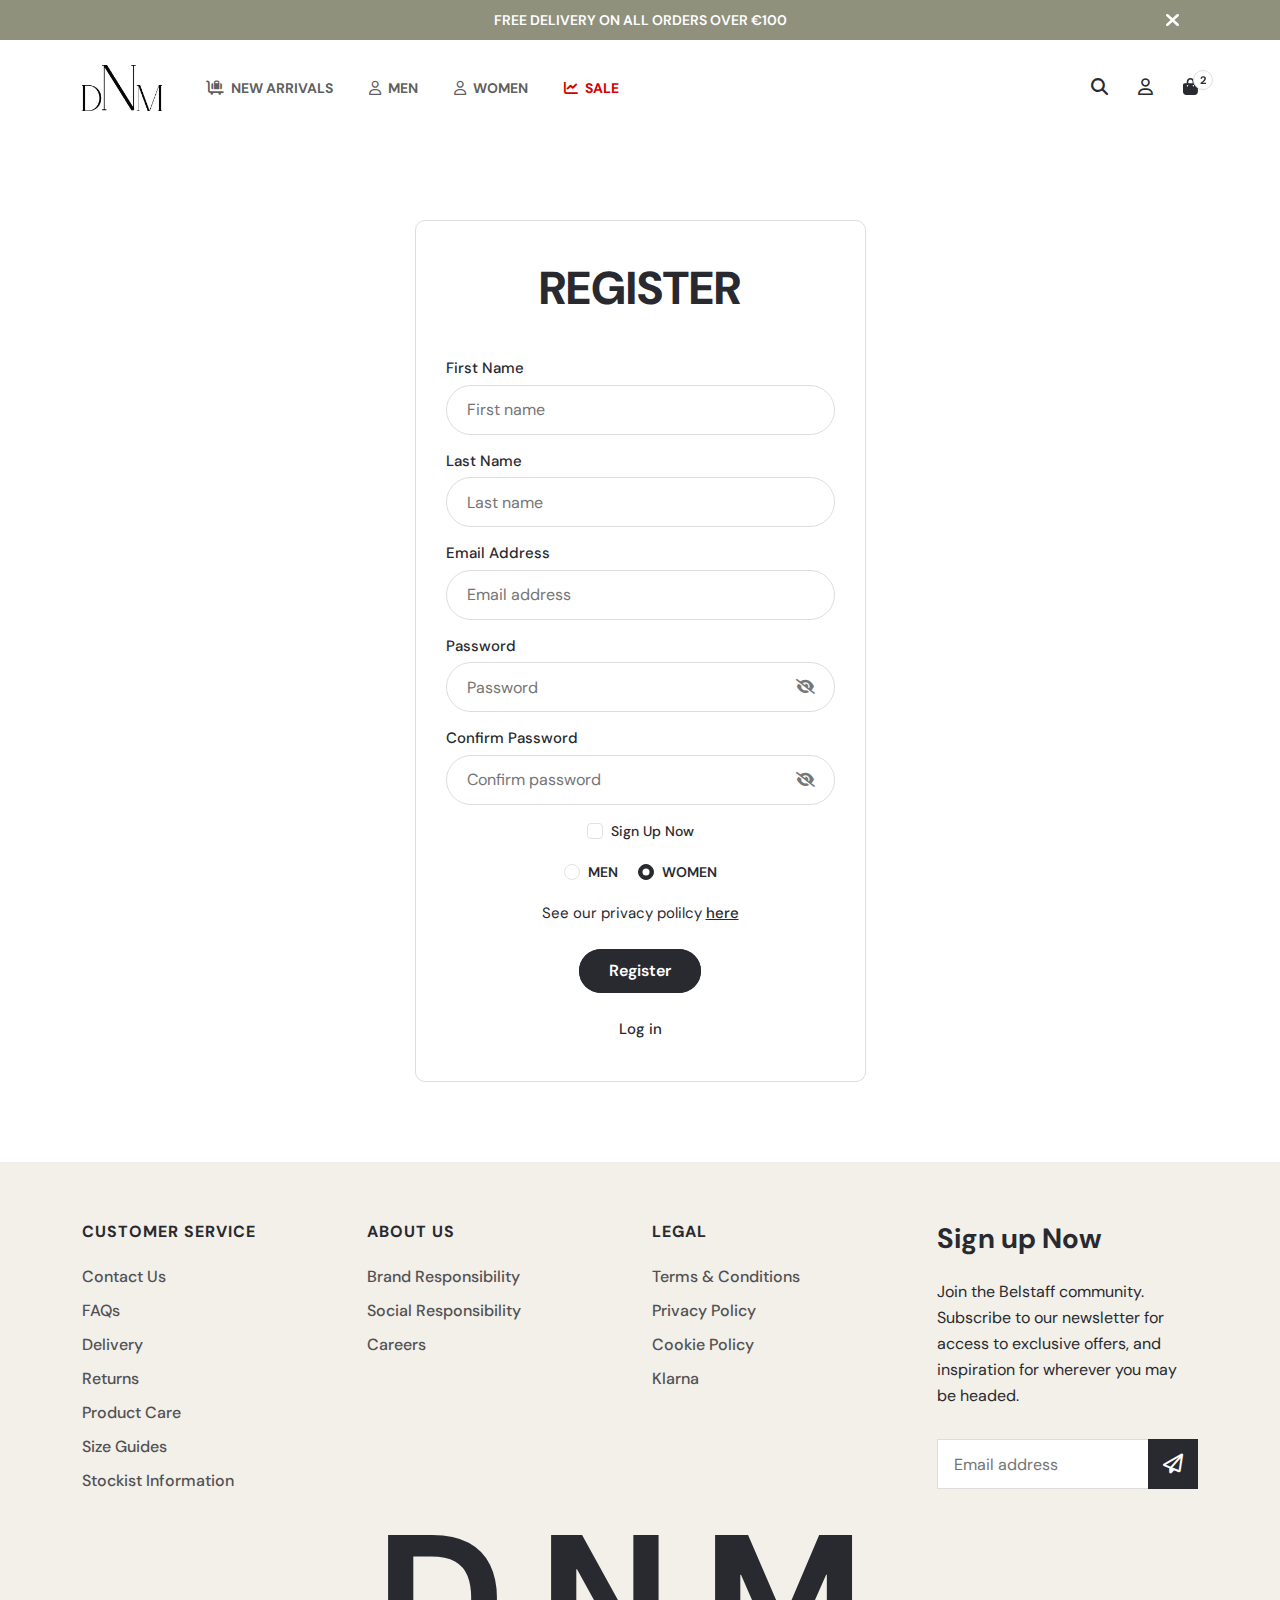
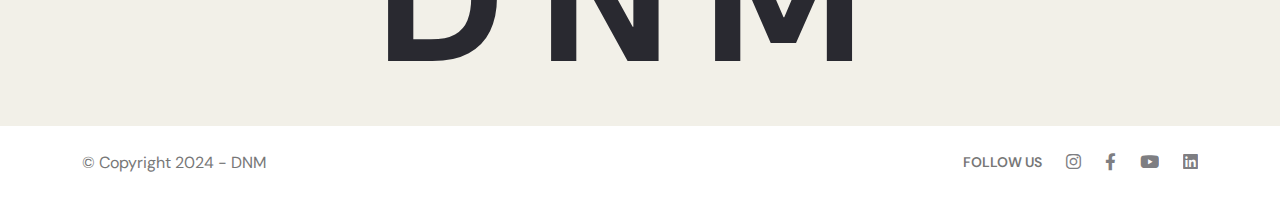
<file: registration.html>
<!DOCTYPE html>
<html lang="en">

<head>
  <meta charset="UTF-8">
  <meta http-equiv="X-UA-Compatible" content="IE=edge">
  <meta name="viewport"
    content="width=device-width, initial-scale=1.0, maximum-scale=5.0, minimum-scale=1.0, user-scalable=yes">
  <title>Ecommerce</title>
  <link rel="shortcut icon" href="" type="image/x-icon">
  <!--all css link -->
  <link rel="stylesheet" href="css/bootstrap.min.css">
  <link rel="stylesheet" href="fontawsome/css/all.min.css">
  <link rel="stylesheet" href="fontawsome/css/fontawesome.min.css">
  <link rel="stylesheet" href="css/slick.css">
  <link rel="stylesheet" href="css/animate.min.css">
  <link rel="stylesheet" href="css/magnific-popup.css">
  <!-- <link rel="stylesheet" href="css/aos.css"> -->
  <link rel="stylesheet" href="css/style.css">
  <link rel="stylesheet" href="css/responsive.css">
</head>



<body>
  <!-- top header area start -->
  <div class="top_header position-relative">
    <button class="close_top_header"><i class="fa-solid fa-xmark"></i></button>
    <div class="top_header_slider">
      <div class="slider_item">
        <div class="slider_one text-center">
          <p>FREE DELIVERY ON ALL ORDERS OVER €100</p>
        </div>
      </div>
      <div class="slider_item">
        <div class="slider_two">

          <ul class="list-unstyled">
            <li>
              <p>
                SALE: UP TO 50% OFF
              </p>
            </li>
            <li><a href="#">Shop Men</a></li>
            <li><a href="#">Shop Women</a></li>
          </ul>
        </div>
      </div>
    </div>
  </div>
  <!-- top header area end -->
  <!-- header area start -->
  <div id="header-fixed-height"></div>
  <header class="header_area" id="sticky-header">
    <!-- main menu area start -->
    <nav class="navbar navbar-expand-lg d-none d-lg-block">
      <div class="container">
        <a class="navbar-brand" href="index.html">
          <img src="images/logo.png" alt="logo" width="80">
        </a>
        <button class="navbar-toggler" type="button" data-bs-toggle="collapse" data-bs-target="#navbarScroll"
          aria-controls="navbarScroll" aria-expanded="false" aria-label="Toggle navigation">
          <span class="navbar-toggler-icon"></span>
        </button>
        <div class="collapse navbar-collapse" id="navbarScroll">
          <ul class="navbar-nav me-auto my-2 my-lg-0 navbar-nav-scroll" style="--bs-scroll-height: 100px;">
            <li class="nav-item">
              <a class="nav-link" aria-current="page" href="#"><i class="fas fa-luggage-cart"></i> New Arrivals</a>
              <div class="sub_menu_one">
                <div class="row gx-xxl-5">
                  <div class="col-lg-3 sub_menu_item_label">
                    <div class="sub_menu_item">
                      <div class="text">
                        <h3 class="title">Men's New Arrivals</h3>
                        <a href="category.html" class="view_all">View All</a>
                      </div>
                      <div class="image">
                        <img src="images/q-1.webp" alt="q-1" class="img-fluid w-100">
                      </div>
                    </div>
                  </div>
                  <div class="col-lg-3 sub_menu_item_label">
                    <div class="sub_menu_item">
                      <div class="text">
                        <h3 class="title">Men's New Arrivals</h3>
                        <a href="category.html" class="view_all">View All</a>
                      </div>
                      <div class="image">
                        <img src="images/q-2.webp" alt="q-2" class="img-fluid w-100">
                      </div>
                    </div>
                  </div>
                  <div class="col-lg-3 sub_menu_item_label">
                    <div class="sub_menu_item">
                      <div class="text">
                        <h3 class="title">Men's New Arrivals</h3>
                        <a href="category.html" class="view_all">View All</a>
                      </div>
                      <div class="image">
                        <img src="images/q-3.webp" alt="q-3" class="img-fluid w-100">
                      </div>
                    </div>
                  </div>
                  <div class="col-lg-3 sub_menu_item_label">
                    <div class="sub_menu_item">
                      <div class="text">
                        <h3 class="title">Men's New Arrivals</h3>
                        <a href="category.html" class="view_all">View All</a>
                      </div>
                      <div class="image">
                        <img src="images/q-4.webp" alt="q-4" class="img-fluid w-100">
                      </div>
                    </div>
                  </div>
                </div>
              </div>
            </li>
            <li class="nav-item">
              <a class="nav-link" href="#"><i class="far fa-user"></i> Men</a>
              <div class="sub_menu_one sub_menu_two">
                <div class="row gx-xxl-5">
                  <div class="col-lg-2 sub_menu_item_label">
                    <div class="sub_menu_item">
                      <div class="text">
                        <h3 class="title">New Arrivals</h3>
                        <a href="category.html" class="view_all">View All</a>
                      </div>
                      <div class="image">
                        <a href="category.html" class="d-block w-100"><img src="images/q-5.webp" alt="q-5"
                            class="img-fluid w-100"></a>
                      </div>
                      <a href="category.html" class="image_title">Just Landed</a>
                      <div class="text mb-0 mt-4">
                        <h3 class="title">Collections</h3>
                      </div>
                      <ul class="list-unstyled">
                        <li><a href="category.html">Icons</a></li>
                        <li><a href="category.html">Gore-Tex</a></li>
                        <li><a href="category.html">Loundewear</a></li>
                        <li><a href="category.html">Gifts for Him</a></li>
                      </ul>
                    </div>
                  </div>
                  <div class="col-lg-2 sub_menu_item_label">
                    <div class="sub_menu_item">
                      <div class="text">
                        <h3 class="title">Outerwear</h3>
                      </div>
                      <ul class="list-unstyled">
                        <li><a href="category.html">Outerwear Best Sellers</a></li>
                        <li><a href="category.html">Leather Jackets</a></li>
                        <li><a href="category.html">Waxed Jackets</a></li>
                        <li><a href="category.html">Quilt & Down Jackets</a></li>
                        <li><a href="category.html">Suede & Shearling Jackets</a></li>
                        <li><a href="category.html">Lightweight Jackets</a></li>
                        <li><a href="category.html">Overshirts</a></li>
                        <li><a href="category.html">Gilets</a></li>
                        <li><a href="category.html">Coats & Parkas</a></li>
                      </ul>
                      <div class="text mt-1">
                        <a href="#" class="view_all">View All</a>
                      </div>
                    </div>
                  </div>
                  <div class="col-lg-2 sub_menu_item_label">
                    <div class="sub_menu_item">
                      <div class="text">
                        <h3 class="title">Clothing</h3>
                      </div>
                      <ul class="list-unstyled">
                        <li><a href="category.html">Knitwear</a></li>
                        <li><a href="category.html">T Shirts & Polos</a></li>
                        <li><a href="category.html">Hoodies & Sweatshirts</a></li>
                        <li><a href="category.html">Shirts</a></li>
                        <li><a href="category.html">Jeans & Trousers</a></li>
                        <li><a href="category.html">Shorts</a></li>
                      </ul>
                      <div class="text mt-1">
                        <a href="category.html" class="view_all">View All</a>
                      </div>
                      <div class="image">
                        <a href="category.html" class="d-block w-100"><img src="images/q-3.webp" alt="q-3"
                            class="img-fluid w-100"></a>
                      </div>
                      <a href="category.html" class="image_title">SHOP KNITWEAR</a>
                    </div>
                  </div>
                  <div class="col-lg-2 sub_menu_item_label">
                    <div class="sub_menu_item">
                      <div class="text">
                        <h3 class="title">Footwear</h3>
                        <ul class="list-unstyled">
                          <li><a href="category.html">Boots</a></li>
                          <li><a href="category.html">Trainers</a></li>
                        </ul>
                        <a href="category.html" class="view_all">View All</a>
                      </div>
                    </div>
                  </div>
                  <div class="col-lg-2 sub_menu_item_label">
                    <div class="sub_menu_item">
                      <div class="text">
                        <h3 class="title">Accessories</h3>
                        <ul class="list-unstyled">
                          <li><a href="category.html">Bags</a></li>
                          <li><a href="category.html">Wallets</a></li>
                          <li><a href="category.html">Belts</a></li>
                          <li><a href="category.html">Gloves</a></li>
                          <li><a href="category.html">Hats</a></li>
                          <li><a href="category.html">Scarves</a></li>
                          <li><a href="category.html">Patches & Pins</a></li>
                          <li><a href="category.html">Product Care</a></li>
                        </ul>
                        <a href="category.html" class="view_all">View All</a>
                      </div>
                    </div>
                  </div>
                  <div class="col-lg-2 sub_menu_item_label">
                    <div class="sub_menu_item">
                      <div class="text">
                        <h3 class="title">Motorcycle</h3>
                      </div>
                      <ul class="list-unstyled">
                        <li><a href="category.html">Waxed Motorcycle Jackets</a></li>
                        <li><a href="category.html">Leather Motorcycle Jackets</a></li>
                        <li><a href="category.html">Textile Motorcycle Jackets</a></li>
                        <li><a href="category.html">Motorcycle Trousers</a></li>
                        <li><a href="category.html">Motorcycle Boots</a></li>
                        <li><a href="category.html">Motorcycle Accessories</a></li>
                      </ul>
                      <div class="text mt-1">
                        <a href="category.html" class="view_all">View All</a>
                      </div>
                      <div class="image">
                        <a href="category.html" class="d-block w-100"><img src="images/q-5.webp" alt="q-3"
                            class="img-fluid w-100"></a>
                      </div>
                      <a href="category.html" class="image_title">Motorcycle Style</a>
                    </div>
                  </div>
                </div>
              </div>
            </li>
            <li class="nav-item">
              <a class="nav-link" href="#"><i class="far fa-user"></i> Women</a>
              <div class="sub_menu_one sub_menu_two">
                <div class="row gx-xxl-5">
                  <div class="col-lg-2 sub_menu_item_label">
                    <div class="sub_menu_item">
                      <div class="text">
                        <h3 class="title">New Arrivals</h3>
                        <a href="category.html" class="view_all">View All</a>
                      </div>
                      <div class="image">
                        <a href="category.html" class="d-block w-100"><img src="images/q-5.webp" alt="q-5"
                            class="img-fluid w-100"></a>
                      </div>
                      <a href="#" class="image_title">Just Landed</a>
                      <div class="text mb-0 mt-4">
                        <h3 class="title">Collections</h3>
                      </div>
                      <ul class="list-unstyled">
                        <li><a href="category.html">Icons</a></li>
                        <li><a href="category.html">Gore-Tex</a></li>
                        <li><a href="category.html">Loundewear</a></li>
                        <li><a href="category.html">Gifts for Him</a></li>
                      </ul>
                    </div>
                  </div>
                  <div class="col-lg-2 sub_menu_item_label">
                    <div class="sub_menu_item">
                      <div class="text">
                        <h3 class="title">Outerwear</h3>
                      </div>
                      <ul class="list-unstyled">
                        <li><a href="category.html">Outerwear Best Sellers</a></li>
                        <li><a href="category.html">Leather Jackets</a></li>
                        <li><a href="category.html">Waxed Jackets</a></li>
                        <li><a href="category.html">Quilt & Down Jackets</a></li>
                        <li><a href="category.html">Suede & Shearling Jackets</a></li>
                        <li><a href="category.html">Lightweight Jackets</a></li>
                        <li><a href="category.html">Overshirts</a></li>
                        <li><a href="category.html">Gilets</a></li>
                        <li><a href="category.html">Coats & Parkas</a></li>
                      </ul>
                      <div class="text mt-1">
                        <a href="category.html" class="view_all">View All</a>
                      </div>
                    </div>
                  </div>
                  <div class="col-lg-2 sub_menu_item_label">
                    <div class="sub_menu_item">
                      <div class="text">
                        <h3 class="title">Clothing</h3>
                      </div>
                      <ul class="list-unstyled">
                        <li><a href="category.html">Knitwear</a></li>
                        <li><a href="category.html">T Shirts & Polos</a></li>
                        <li><a href="category.html">Hoodies & Sweatshirts</a></li>
                        <li><a href="category.html">Shirts</a></li>
                        <li><a href="category.html">Jeans & Trousers</a></li>
                        <li><a href="category.html">Shorts</a></li>
                      </ul>
                      <div class="text mt-1">
                        <a href="category.html" class="view_all">View All</a>
                      </div>
                      <div class="image">
                        <a href="category.html" class="d-block w-100"><img src="images/q-3.webp" alt="q-3"
                            class="img-fluid w-100"></a>
                      </div>
                      <a href="category.html" class="image_title">SHOP KNITWEAR</a>
                    </div>
                  </div>
                  <div class="col-lg-2 sub_menu_item_label">
                    <div class="sub_menu_item">
                      <div class="text">
                        <h3 class="title">Footwear</h3>
                        <ul class="list-unstyled">
                          <li><a href="category.html">Boots</a></li>
                          <li><a href="category.html">Trainers</a></li>
                        </ul>
                        <a href="category.html" class="view_all">View All</a>
                      </div>
                    </div>
                  </div>
                  <div class="col-lg-2 sub_menu_item_label">
                    <div class="sub_menu_item">
                      <div class="text">
                        <h3 class="title">Accessories</h3>
                        <ul class="list-unstyled">
                          <li><a href="category.html">Bags</a></li>
                          <li><a href="category.html">Wallets</a></li>
                          <li><a href="category.html">Belts</a></li>
                          <li><a href="category.html">Gloves</a></li>
                          <li><a href="category.html">Hats</a></li>
                          <li><a href="category.html">Scarves</a></li>
                          <li><a href="category.html">Patches & Pins</a></li>
                          <li><a href="category.html">Product Care</a></li>
                        </ul>
                        <a href="category.html" class="view_all">View All</a>
                      </div>
                    </div>
                  </div>
                  <div class="col-lg-2 sub_menu_item_label">
                    <div class="sub_menu_item">
                      <div class="text">
                        <h3 class="title">Motorcycle</h3>
                      </div>
                      <ul class="list-unstyled">
                        <li><a href="category.html">Waxed Motorcycle Jackets</a></li>
                        <li><a href="category.html">Leather Motorcycle Jackets</a></li>
                        <li><a href="category.html">Textile Motorcycle Jackets</a></li>
                        <li><a href="category.html">Motorcycle Trousers</a></li>
                        <li><a href="category.html">Motorcycle Boots</a></li>
                        <li><a href="category.html">Motorcycle Accessories</a></li>
                      </ul>
                      <div class="text mt-1">
                        <a href="category.html" class="view_all">View All</a>
                      </div>
                      <div class="image">
                        <a href="category.html" class="d-block w-100"><img src="images/q-5.webp" alt="q-3"
                            class="img-fluid w-100"></a>
                      </div>
                      <a href="#" class="image_title">Motorcycle Style</a>
                    </div>
                  </div>
                </div>
              </div>
            </li>
            <li class="nav-item">
              <a class="nav-link sale" href="#"><i class="fas fa-chart-line"></i> Sale</a>
              <div class="sub_menu_one">
                <div class="row gx-xxl-5">
                  <div class="col-lg-6 sub_menu_item_label">
                    <div class="sub_menu_item">
                      <div class="row">
                        <div class="col-lg-6">
                          <div class="text">
                            <h3 class="title">SALE FOR HIM</h3>
                          </div>
                          <ul class="list-unstyled">
                            <li><a href="category.html">Knitwear</a></li>
                            <li><a href="category.html">T Shirts & Polos</a></li>
                            <li><a href="category.html">Hoodies & Sweatshirts</a></li>
                            <li><a href="category.html">Shirts</a></li>
                            <li><a href="category.html">Jeans & Trousers</a></li>
                            <li><a href="category.html">Shorts</a></li>
                          </ul>
                          <div class="text mt-1">
                            <a href="category.html" class="view_all">View All</a>
                          </div>
                        </div>
                        <div class="col-lg-6">
                          <div class="image">
                            <a href="category.html" class="d-block w-100"><img src="images/q-3.webp" alt="q-3"
                                class="img-fluid w-100"></a>
                          </div>
                        </div>
                      </div>
                    </div>
                  </div>
                  <div class="col-lg-6 sub_menu_item_label">
                    <div class="sub_menu_item">
                      <div class="row">
                        <div class="col-lg-6">
                          <div class="text">
                            <h3 class="title">SALE FOR HER</h3>
                          </div>
                          <ul class="list-unstyled">
                            <li><a href="category.html">Knitwear</a></li>
                            <li><a href="category.html">T Shirts & Polos</a></li>
                            <li><a href="category.html">Hoodies & Sweatshirts</a></li>
                            <li><a href="category.html">Shirts</a></li>
                            <li><a href="category.html">Jeans & Trousers</a></li>
                            <li><a href="category.html">Shorts</a></li>
                          </ul>
                          <div class="text mt-1">
                            <a href="category.html" class="view_all">View All</a>
                          </div>
                        </div>
                        <div class="col-lg-6">
                          <div class="image">
                            <a href="category.html" class="d-block w-100"><img src="images/q-3.webp" alt="q-3"
                                class="img-fluid w-100"></a>
                          </div>
                        </div>
                      </div>
                    </div>
                  </div>
                </div>
              </div>
            </li>
          </ul>
          <div class="menu_right_option">
            <ul class="list-unstyled">
              <!-- <li><button class="language">EN</button></li> -->
              <li>
                <button class="search"><i class="fas fa-search"></i></button>
                <div class="search_field">
                  <div class="input_groups">
                    <input type="text" placeholder="Search here">
                    <button class="search_btn" type="submit"><i class="fa-solid fa-magnifying-glass"></i></button>
                    <button class="close_search_field"><i class="fa-solid fa-xmark"></i></button>
                  </div>
                </div>
              </li>
              <li><a class="menu_option_" href="login.html"><i class="far fa-user"></i></a></li>
              <li class="shopping_bag position-relative">
                <a class="menu_option_" href="cart.html"><i class="fas fa-shopping-bag"></i><span>2</span></a>
                <div class="cart-option">
                  <div class="cart-prd">
                    <ul>
                      <li class="d-flex">
                        <div class="img">
                          <a href="product-details.html"><img src="images/1.webp" alt="01" width="100"
                              class="img-fluid"></a>
                        </div>
                        <div class="text">
                          <a href="product-details.html">signature quarter zip sweatshirt</a>
                          <ul class="list-unstyled">
                            <li>Size: <b>XL</b></li>
                            <li>Color: <b>White</b></li>
                            <li>Price: <b>€97.00</b> <b class="text-decoration-line-through ms-4">€197.0</b></li>
                          </ul>
                        </div>
                        <div class="button">
                          <button type="button"><i class="far fa-trash-alt"></i></button>
                        </div>
                      </li>
                      <li class="d-flex">
                        <div class="img">
                          <a href="product-details.html"><img src="images/2.webp" alt="01" width="100"
                              class="img-fluid"></a>
                        </div>
                        <div class="text">
                          <a href="product-details.html">signature quarter zip sweatshirt</a>
                          <ul class="list-unstyled">
                            <li>Size: <b>XL</b></li>
                            <li>Color: <b>White</b></li>
                            <li>Price: <b>€97.00</b> <b class="text-decoration-line-through ms-4">€197.0</b></li>
                          </ul>
                        </div>
                        <div class="button">
                          <button type="button"><i class="far fa-trash-alt"></i></button>
                        </div>
                      </li>
                      <li class="d-flex">
                        <div class="img">
                          <a href="product-details.html"><img src="images/3.webp" alt="01" width="100"
                              class="img-fluid"></a>
                        </div>
                        <div class="text">
                          <a href="product-details.html">signature quarter zip sweatshirt</a>
                          <ul class="list-unstyled">
                            <li>Size: <b>XL</b></li>
                            <li>Color: <b>White</b></li>
                            <li>Price: <b>€97.00</b> <b class="text-decoration-line-through ms-4">€197.0</b></li>
                          </ul>
                        </div>
                        <div class="button">
                          <button type="button"><i class="far fa-trash-alt"></i></button>
                        </div>
                      </li>
                    </ul>
                  </div>
                  <div class="cart-bottom">
                    <div class="cart-price">
                      <div class="d-flex justify-content-between">
                        <div class="total">
                          <h5>Total before shipping</h5>
                        </div>
                        <div class="prd_price">
                          <small>$ 200</small>
                        </div>
                      </div>
                    </div>
                    <div class="cart-action d-flex justify-content-center">
                      <a href="">Check Out Securely</a>
                    </div>
                  </div>
                </div>
              </li>
            </ul>
          </div>
        </div>
      </div>
    </nav>
    <!-- main menu area end -->
    <!-- mobile menu area start -->
    <div class="mobile-menu-area d-block d-lg-none">
      <div class="mobile-topbar">
        <div class="container">
          <div class="d-flex justify-content-between align-items-center">
            <div class="logo">
              <a href="index.html">
                <img src="images/logo.png" alt="logo" width="70">
              </a>
            </div>
            <div class="mobile_menu_option d-flex align-items-center">
              <div class="menu_right_option me-4">
                <ul class="list-unstyled">
                  <!-- <li><button class="language">EN</button></li> -->
                  <li>
                    <button class="search"><i class="fas fa-search"></i></button>
                    <div class="search_field">
                      <div class="input_groups">
                        <input type="text" placeholder="Search here">
                        <button class="search_btn" type="submit"><i class="fa-solid fa-magnifying-glass"></i></button>
                        <button class="close_search_field"><i class="fa-solid fa-xmark"></i></button>
                      </div>
                    </div>
                  </li>
                  <li><a class="menu_option_" href="login.html"><i class="far fa-user"></i></a></li>
                  <li class="shopping_bag position-relative">
                    <a class="menu_option_" href="cart.html"><i class="fas fa-shopping-bag"></i><span>2</span></a>
                    <div class="cart-option">
                      <div class="cart-prd">
                        <ul>
                          <li class="d-flex">
                            <div class="img">
                              <a href="product-details.html"><img src="images/1.webp" alt="01" width="100"
                                  class="img-fluid"></a>
                            </div>
                            <div class="text">
                              <a href="product-details.html">signature quarter zip sweatshirt</a>
                              <ul class="list-unstyled">
                                <li>Size: <b>XL</b></li>
                                <li>Color: <b>White</b></li>
                                <li>Price: <b>€97.00</b> <b class="text-decoration-line-through ms-4">€197.0</b></li>
                              </ul>
                            </div>
                            <div class="button">
                              <button type="button"><i class="far fa-trash-alt"></i></button>
                            </div>
                          </li>
                          <li class="d-flex">
                            <div class="img">
                              <a href="product-details.html"><img src="images/2.webp" alt="01" width="100"
                                  class="img-fluid"></a>
                            </div>
                            <div class="text">
                              <a href="product-details.html">signature quarter zip sweatshirt</a>
                              <ul class="list-unstyled">
                                <li>Size: <b>XL</b></li>
                                <li>Color: <b>White</b></li>
                                <li>Price: <b>€97.00</b> <b class="text-decoration-line-through ms-4">€197.0</b></li>
                              </ul>
                            </div>
                            <div class="button">
                              <button type="button"><i class="far fa-trash-alt"></i></button>
                            </div>
                          </li>
                          <li class="d-flex">
                            <div class="img">
                              <a href="product-details.html"><img src="images/3.webp" alt="01" width="100"
                                  class="img-fluid"></a>
                            </div>
                            <div class="text">
                              <a href="product-details.html">signature quarter zip sweatshirt</a>
                              <ul class="list-unstyled">
                                <li>Size: <b>XL</b></li>
                                <li>Color: <b>White</b></li>
                                <li>Price: <b>€97.00</b> <b class="text-decoration-line-through ms-4">€197.0</b></li>
                              </ul>
                            </div>
                            <div class="button">
                              <button type="button"><i class="far fa-trash-alt"></i></button>
                            </div>
                          </li>
                        </ul>
                      </div>
                      <div class="cart-bottom">
                        <div class="cart-price">
                          <div class="d-flex justify-content-between">
                            <div class="total">
                              <h5>Total before shipping</h5>
                            </div>
                            <div class="prd_price">
                              <small>$ 200</small>
                            </div>
                          </div>
                        </div>
                        <div class="cart-action d-flex justify-content-center">
                          <a href="checkout.html">Check Out Securely</a>
                        </div>
                      </div>
                    </div>
                  </li>
                </ul>
              </div>
              <div class="bars">
                <i class="fas fa-bars"></i>
              </div>
            </div>
          </div>
        </div>
      </div>
      <div class="mobile-menu-overlay"></div>
      <div class="mobile-menu-main">
        <div class="logo">
          <a href="index.html"><img src="images/logo.png" alt="logo" width="70"></a>
        </div>
        <div class="close-mobile-menu"><i class="fas fa-times"></i></div>
        <div class="menu-body">
          <div class="menu-list">
            <ul class="list-unstyled">
              <li class="sub-mobile-menu">
                <a href="#">New Arrivals <i class="fas fa-chevron-down float-end"></i></a>
                <ul class="list-unstyled">
                  <li><a href="#">Men's New Arrivals</a></li>
                  <li><a href="#">Women's New Arrivals</a></li>
                  <li><a href="#">Men's New Outerwear</a></li>
                  <li><a href="#">Women's New Outerwear</a></li>
                </ul>
              </li>
              <li class="sub-mobile-menu">
                <a href="#">Men <i class="fas fa-chevron-down float-end"></i></a>
                <ul class="list-unstyled">
                  <li class="sub-mobile-menu">
                    <a href="#">
                      New Arrivals <i class="fas fa-chevron-down float-end"></i>
                      <ul class="list-unstyled">
                        <li><a href="#">Men's New Arrivals</a></li>
                        <li><a href="#">Women's New Arrivals</a></li>
                        <li><a href="#">Men's New Outerwear</a></li>
                        <li><a href="#">Women's New Outerwear</a></li>
                      </ul>
                    </a>
                  </li>
                  <li class="sub-mobile-menu">
                    <a href="#">
                      Collections <i class="fas fa-chevron-down float-end"></i>
                      <ul class="list-unstyled">
                        <li><a href="#">Men's New Arrivals</a></li>
                        <li><a href="#">Women's New Arrivals</a></li>
                        <li><a href="#">Men's New Outerwear</a></li>
                        <li><a href="#">Women's New Outerwear</a></li>
                      </ul>
                    </a>
                  </li>
                  <li class="sub-mobile-menu">
                    <a href="#">
                      Outerwear <i class="fas fa-chevron-down float-end"></i>
                      <ul class="list-unstyled">
                        <li><a href="#">Men's New Arrivals</a></li>
                        <li><a href="#">Women's New Arrivals</a></li>
                        <li><a href="#">Men's New Outerwear</a></li>
                        <li><a href="#">Women's New Outerwear</a></li>
                      </ul>
                    </a>
                  </li>
                  <li class="sub-mobile-menu">
                    <a href="#">
                      Clothing <i class="fas fa-chevron-down float-end"></i>
                      <ul class="list-unstyled">
                        <li><a href="#">Men's New Arrivals</a></li>
                        <li><a href="#">Women's New Arrivals</a></li>
                        <li><a href="#">Men's New Outerwear</a></li>
                        <li><a href="#">Women's New Outerwear</a></li>
                      </ul>
                    </a>
                  </li>
                  <li class="sub-mobile-menu">
                    <a href="#">
                      Footwear <i class="fas fa-chevron-down float-end"></i>
                      <ul class="list-unstyled">
                        <li><a href="#">Men's New Arrivals</a></li>
                        <li><a href="#">Women's New Arrivals</a></li>
                        <li><a href="#">Men's New Outerwear</a></li>
                        <li><a href="#">Women's New Outerwear</a></li>
                      </ul>
                    </a>
                  </li>
                </ul>
              </li>
            </ul>
          </div>
        </div>
        <div class="">

        </div>
      </div>
    </div>
    <!-- mobile menu area end -->
  </header>
  <!-- header area end -->


  <!-- main area start -->
  <main>
    <!-- login area start -->
    <section class="login_area">
      <div class="container">
        <div class="login_main text-center">
          <div class="row">
            <div class="col-xl-5 col-lg-6 mx-auto">
              <form action="#">
                <h1 class="login_title">Register</h1>
                <div class="input_groups">
                  <label>First Name</label>
                  <input type="text" placeholder="First name">
                </div>
                <div class="input_groups">
                  <label>Last Name</label>
                  <input type="text" placeholder="Last name">
                </div>
                <div class="input_groups">
                  <label>Email Address</label>
                  <input type="email" placeholder="Email address">
                </div>
                <div class="input_groups">
                  <label>Password</label>
                  <div class="position-relative">
                    <input type="password" placeholder="Password">
                    <button class="password_show_btn" type="button"><i class="fa-solid fa-eye-slash"></i></button>
                  </div>
                </div>
                <div class="input_groups">
                  <label>Confirm Password</label>
                  <div class="position-relative">
                    <input type="password" placeholder="Confirm password">
                    <button class="password_show_btn" type="button"><i class="fa-solid fa-eye-slash"></i></button>
                  </div>
                </div>
                <div class="sign_up_now text-start">
                  <div class="form-check">
                    <input class="form-check-input shadow-none" type="checkbox" value="" id="flexCheckDefault">
                    <label class="form-check-label" for="flexCheckDefault">
                      Sign Up Now
                    </label>
                  </div>
                </div>
                <div class="select_gender">
                  <div class="form-check">
                    <input class="form-check-input shadow-none" type="radio" name="flexRadioDefault" id="flexRadioDefault1">
                    <label class="form-check-label" for="flexRadioDefault1">
                      Men
                    </label>
                  </div>
                  <div class="form-check">
                    <input class="form-check-input shadow-none" type="radio" name="flexRadioDefault" id="flexRadioDefault2" checked>
                    <label class="form-check-label" for="flexRadioDefault2">
                      Women
                    </label>
                  </div>
                </div>
                <span class="privacy_policy">See our privacy polilcy <button class="common_action">here</button></span>
                <div class="button_groups">
                  <button type="submit" class="login_btn common_btn">Register</button>
                </div>
                <a href="login.html" class="create_account common_action">Log in</a>
              </form>
            </div>
          </div>
        </div>
      </div>
    </section>
    <!-- login area end -->
  </main>
  <!-- main area end -->

  <!-- footer area start -->
  <footer class="footer_area">
    <div class="footer_top">
      <div class="container">
        <div class="row g-4">
          <div class="col-lg-3 col-md-6">
            <div class="footer_widget">
              <h3 class="footer_title">Customer Service</h3>
              <ul class="list-unstyled">
                <li><a href="#">Contact Us</a></li>
                <li><a href="#">FAQs</a></li>
                <li><a href="#">Delivery</a></li>
                <li><a href="#">Returns</a></li>
                <li><a href="#">Product Care</a></li>
                <li><a href="#">Size Guides</a></li>
                <li><a href="#">Stockist Information</a></li>
              </ul>
            </div>
          </div>
          <div class="col-lg-3 col-md-6">
            <div class="footer_widget">
              <h3 class="footer_title">About us</h3>
              <ul class="list-unstyled">
                <li><a href="#">Brand Responsibility</a></li>
                <li><a href="#">Social Responsibility</a></li>
                <li><a href="#">Careers</a></li>
              </ul>
            </div>
          </div>
          <div class="col-lg-3 col-md-6">
            <div class="footer_widget">
              <h3 class="footer_title">Legal</h3>
              <ul class="list-unstyled">
                <li><a href="#">Terms & Conditions</a></li>
                <li><a href="#">Privacy Policy</a></li>
                <li><a href="#">Cookie Policy</a></li>
                <li><a href="#">Klarna</a></li>
              </ul>
            </div>
          </div>
          <div class="col-lg-3 col-md-6">
            <div class="footer_widget">
              <h3 class="footer_title_big">Sign up Now
              </h3>
              <p>Join the Belstaff community. Subscribe to our newsletter for access to exclusive offers, and
                inspiration
                for wherever you may be headed.</p>
              <form action="#">
                <div class="input_groups position-relative">
                  <input type="text" placeholder="Email address">
                  <button type="submit"><i class="fa-regular fa-paper-plane"></i></button>
                </div>
              </form>
            </div>
          </div>
        </div>
        <div class="branding">
          <h3 class="title">DNM</h3>
        </div>
      </div>
    </div>
    <div class="footer_btm">
      <div class="container">
        <div class="row">
          <div class="col-lg-6 col-md-6 text-center text-md-start">
            <p>&copy; Copyright 2024 - DNM</p>
          </div>
          <div class="col-lg-6 col-md-6">
            <ul class="list-unstyled justify-content-center justify-content-md-end mt-3 mt-md-0">
              <li>Follow Us</li>
              <li><a href="#"><i class="fab fa-instagram"></i></a></li>
              <li><a href="#"><i class="fab fa-facebook-f"></i></a></li>
              <li><a href="#"><i class="fab fa-youtube"></i></a></li>
              <li><a href="#"><i class="fab fa-linkedin"></i></a></li>
            </ul>
          </div>
        </div>
      </div>
    </div>
  </footer>
  <!-- footer area end -->

  <!-- all js link -->
  <script src="js/jquery-3.6.0.min.js"></script>
  <script src="js/bootstrap.bundle.min.js"></script>
  <script src="js/slick.min.js"></script>
  <!-- <script src="js/aos.js"></script> -->
  <!-- <script src="js/slick-animation.min.js"></script> -->
  <script src="js/jquery.magnific-popup.min.js"></script>
  <script src="js/script.js"></script>
</body>

</html>
</file>
<file: css/style.css>
@import url("https://fonts.googleapis.com/css2?family=DM+Sans:opsz,wght@9..40,300;9..40,400;9..40,500;9..40,600;9..40,700;9..40,800;9..40,900&display=swap");
* {
  margin: 0;
  padding: 0;
  box-sizing: border-box;
  outline: none;
}

h1,
h2,
h3,
h4,
h5,
h6,
p {
  margin: 0;
  padding: 0;
}

p {
  line-height: 26px;
  color: #777777;
}

span {
  display: inline-block;
}

a {
  display: inline-block;
  text-decoration: none;
}

a,
button {
  transition: all 0.3s ease-in-out;
}

a:hover,
a:focus {
  text-decoration: none;
}

ul,
ol {
  margin: 0;
  padding: 0;
}

body {
  overflow-x: hidden;
  font-size: 16px;
  font-weight: 400;
  color: #292930;
  position: relative;
  font-family: "DM Sans", sans-serif;
}

body {
  max-width: 1920px !important;
  margin: 0 auto;
}

main {
  position: relative;
  z-index: 9;
  background-color: #ffffff;
}

.mt-30 {
  margin-top: 30px;
}

.mb-30 {
  margin-bottom: 30px;
}

.mt-40 {
  margin-top: 40px;
}

.mb-40 {
  margin-bottom: 40px;
}

::selection {
  background-color: #3577f0;
  color: #ffffff;
}

.section_title {
  padding-bottom: 45px;
}
.section_title .main_title {
  font-size: 40px;
  font-weight: 700;
  text-transform: uppercase;
  padding-right: 140px;
}

.container-fluid {
  padding: 0 100px;
}

.common_btn {
  background-color: #292930;
  border-radius: 60px;
  padding: 16px 38px;
  position: relative;
  transition: all 0.3s ease-in-out;
  color: #ffffff;
  font-size: 16px;
  font-weight: 600;
  z-index: 1;
}
.common_btn i {
  margin-right: 8px;
  font-size: 18px;
}
.common_btn::before {
  content: "";
  height: 100%;
  width: 100%;
  border-radius: 60px;
  position: absolute;
  top: 0;
  bottom: 0;
  left: 0;
  right: 0;
  z-index: -1;
  transition: transform 0.5s cubic-bezier(0.165, 0.84, 0.44, 1);
  background-color: #292930;
}
.common_btn:hover::before {
  transform: scale(1.1);
}

.line-limit-1 {
  overflow: hidden;
  display: -webkit-box;
  -webkit-line-clamp: 1 !important;
  -webkit-box-orient: vertical;
}

.line-limit-2 {
  overflow: hidden;
  display: -webkit-box;
  -webkit-line-clamp: 2 !important;
  -webkit-box-orient: vertical;
}

.line-limit-3 {
  overflow: hidden;
  display: -webkit-box;
  -webkit-line-clamp: 3 !important;
  -webkit-box-orient: vertical;
}

.line-limit-4 {
  overflow: hidden;
  display: -webkit-box;
  -webkit-line-clamp: 4 !important;
  -webkit-box-orient: vertical;
}

.line-limit-6 {
  overflow: hidden;
  display: -webkit-box;
  -webkit-line-clamp: 6 !important;
  -webkit-box-orient: vertical;
}

.line-limit-7 {
  overflow: hidden;
  display: -webkit-box;
  -webkit-line-clamp: 7 !important;
  -webkit-box-orient: vertical;
}

.line-limit-8 {
  overflow: hidden;
  display: -webkit-box;
  -webkit-line-clamp: 8 !important;
  -webkit-box-orient: vertical;
}

.line-limit-9 {
  overflow: hidden;
  display: -webkit-box;
  -webkit-line-clamp: 9 !important;
  -webkit-box-orient: vertical;
}

.line-limit-10 {
  overflow: hidden;
  display: -webkit-box;
  -webkit-line-clamp: 10 !important;
  -webkit-box-orient: vertical;
}

.banner_area {
  background-color: #CED9DA;
  padding-top: 100px;
}
.banner_area .text {
  padding-right: 60px;
}
.banner_area .text .title {
  font-size: 60px;
  font-weight: 700;
  line-height: 68px;
  margin-bottom: 20px;
}
.banner_area .text .subtitle {
  font-size: 18px;
  font-weight: 500;
  margin-bottom: 30px;
  color: #292930;
}

.top_header_slider .slider_item .slider_one {
  padding: 0 12px;
}
.top_header_slider .slider_item .two {
  padding: 0 12px;
}

.close_top_header {
  background-color: transparent;
  border: 0;
  font-size: 20px;
  position: absolute;
  top: 50%;
  right: 100px;
  transform: translateY(-50%);
  color: #ffffff;
  z-index: 9;
}

.top_header {
  position: relative;
  z-index: 999;
}
.top_header .slider_one {
  height: 40px;
  background-color: #90917C;
  text-align: center;
  display: flex;
  justify-content: center;
  align-items: center;
}
.top_header .slider_one p {
  color: #ffffff;
  font-size: 14px;
  font-weight: 600;
}
.top_header .slider_two {
  height: 40px;
  background-color: #B17842;
  display: flex;
  justify-content: center;
  align-items: center;
}
.top_header .slider_two p {
  color: #ffffff;
  font-size: 14px;
  font-weight: 600;
}
.top_header .slider_two ul li {
  display: inline-block;
  margin: 0 15px;
}
.top_header .slider_two ul li a {
  color: #ffffff;
  font-size: 14px;
  font-weight: 600;
  text-transform: uppercase;
  position: relative;
}
.top_header .slider_two ul li a::before {
  position: absolute;
  top: 3px;
  right: -17px;
  width: 1px;
  height: 15px;
  background-color: #ffffff;
  opacity: 0.7;
  content: "";
}
.top_header .slider_two ul li:last-child a::before {
  display: none;
}

.header_area {
  height: auto;
  position: absolute;
  top: 40px;
  left: 0;
  width: 100%;
  z-index: 999;
}
.header_area nav {
  padding: 0px 0;
  background-color: transparent;
  transition: all 0.3s ease-in-out;
  position: relative;
}
.header_area nav:hover {
  background-color: #ffffff;
}
.header_area nav .nav-item {
  margin-left: 20px;
}
.header_area nav .nav-item .sub_menu_one {
  width: 100%;
  background-color: #F2F0E8;
  position: absolute;
  top: 96px;
  left: 0;
  padding: 50px 100px;
  transform-origin: top;
  transform: perspective(400px) rotateX(-22deg);
  opacity: 0;
  visibility: hidden;
  transition: all 0.3s ease-in-out;
}
.header_area nav .nav-item .sub_menu_one .sub_menu_item_label:first-child .sub_menu_item {
  padding-left: 0;
}
.header_area nav .nav-item .sub_menu_one .sub_menu_item_label:last-child .sub_menu_item {
  padding-right: 0;
}
.header_area nav .nav-item .sub_menu_one .sub_menu_item_label:last-child .sub_menu_item::before {
  display: none;
}
.header_area nav .nav-item .sub_menu_one .sub_menu_item {
  padding: 0 12px;
  position: relative;
  height: 100%;
}
.header_area nav .nav-item .sub_menu_one .sub_menu_item::before {
  position: absolute;
  top: 0;
  right: -24px;
  content: "";
  width: 1px;
  height: 100%;
  background-color: #ddd;
}
.header_area nav .nav-item .sub_menu_one .text {
  margin-bottom: 24px;
}
.header_area nav .nav-item .sub_menu_one .title {
  font-size: 15px;
  font-weight: 800;
  text-transform: uppercase;
  margin-bottom: 10px;
}
.header_area nav .nav-item .sub_menu_one ul li a {
  font-size: 15px;
  font-weight: 400;
  color: #292930;
  margin-bottom: 4px;
}
.header_area nav .nav-item .sub_menu_one ul li a:hover {
  color: #777777;
}
.header_area nav .nav-item .sub_menu_one .view_all {
  font-size: 13px;
  font-weight: 700;
  text-transform: uppercase;
  color: #292930;
}
.header_area nav .nav-item .sub_menu_one .view_all:hover {
  color: #777777;
}
.header_area nav .nav-item .sub_menu_one .image_title {
  font-size: 16px;
  font-weight: 700;
  text-transform: uppercase;
  color: #292930;
  margin-top: 15px;
}
.header_area nav .nav-item .sub_menu_one .image_title:hover {
  color: #777777;
}
.header_area nav .nav-item:hover .sub_menu_one {
  visibility: visible;
  opacity: 1;
  transform: unset;
}
.header_area nav .nav-item .nav-link {
  font-size: 14px;
  font-weight: 700;
  text-transform: uppercase;
  line-height: 80px;
}
.header_area nav .nav-item .nav-link i {
  margin-right: 4px;
}
.header_area nav .nav-item .sale {
  color: #d30000;
}
.header_area nav .nav-item:hover .nav-link {
  color: #777777;
}

.menu_right_option li {
  display: inline-block;
  margin-left: 26px;
}
.menu_right_option li .menu_option_,
.menu_right_option li button {
  color: #292930;
  background-color: transparent;
  border: 0;
  font-size: 17px;
  font-weight: 700;
}
.menu_right_option li .language {
  font-size: 16px;
}
.menu_right_option li .search_field {
  width: 100%;
  background-color: #ffffff;
  position: absolute;
  top: 96px;
  left: 0;
  border-top: 1px solid #ddd;
  border-bottom: 1px solid #ddd;
  visibility: hidden;
  opacity: 0;
  transition: all 0.3s ease-in-out;
}
.menu_right_option li .search_field .input_groups {
  max-width: 1295px;
  margin: 0 auto;
  position: relative;
}
.menu_right_option li .search_field .input_groups input {
  width: 100%;
  height: 45px;
  border: 0;
  padding-left: 50px;
  padding-right: 50px;
}
.menu_right_option li .search_field .input_groups .search_btn {
  position: absolute;
  top: 50%;
  transform: translateY(-50%);
  left: 0;
}
.menu_right_option li .search_field .close_search_field {
  position: absolute;
  top: 50%;
  transform: translateY(-50%);
  right: 0;
  font-size: 18px;
}
.menu_right_option li .active_search_field {
  visibility: visible;
  opacity: 1;
}
.menu_right_option .shopping_bag {
  position: relative;
}
.menu_right_option .shopping_bag span {
  background-color: #ffffff;
  width: 20px;
  height: 20px;
  border-radius: 50%;
  display: flex;
  justify-content: center;
  align-items: center;
  font-size: 11px;
  position: absolute;
  top: -5px;
  right: -15px;
  border: 1px solid #ddd;
}

.sticky-menu {
  position: fixed;
  left: 0;
  margin: auto;
  top: 0;
  width: 100%;
  background-color: #ffffff;
  animation: 700ms ease-in-out 0s normal none 1 running fadeInDown;
  box-shadow: 0 2px 20px rgba(25, 25, 25, 0.1);
  border-radius: 0;
}
.sticky-menu .menu_right_option li .search_field {
  top: 61px;
}

.sticky-menu .menu-area {
  margin-top: 0;
}

.sticky-menu.header_area {
  background-color: #ffffff;
}

.sticky-menu.header_area nav .nav-link {
  line-height: 70px;
}

.sticky-menu.header_area nav .search_field {
  top: 86px !important;
}

.sticky-menu.header_area .sub_menu_one {
  top: 80px !important;
}

#header-fixed-height.active-height {
  display: block;
  height: 0px;
}

.cart-option {
  position: absolute;
  width: 440px;
  background-color: #ffffff;
  top: 100%;
  right: 0;
  z-index: 9999;
  box-shadow: 0px 3px 20px 0px rgba(0, 0, 0, 0.1);
  margin-top: 18px;
  visibility: hidden;
  opacity: 0;
  transition: all linear 0.3s;
}

.cart-option .cart-prd {
  max-height: 350px;
  overflow: hidden;
  overflow-y: auto;
  padding: 20px 20px;
  scrollbar-width: thin;
}

.cart-option .cart-prd::-webkit-scrollbar {
  width: 5px;
}

.cart-option .cart-prd::-webkit-scrollbar-thumb {
  width: 5px;
  background-color: #292930;
}

.cart-option .cart-prd ul li {
  padding-bottom: 10px;
  margin-left: 0;
}

.cart-option .cart-prd ul li + li {
  border-top: 1px solid #ddd;
  padding-top: 14px;
}

.cart-option .cart-prd .img {
  flex: 0 0 auto;
}

.cart-option .cart-prd .text {
  padding-left: 20px;
  flex-grow: 1;
}

.cart-option .cart-prd .text a {
  font-size: 16px;
  font-weight: 700;
  text-transform: uppercase;
  color: #292930;
  margin-bottom: 8px;
}

.cart-option .cart-prd .text ul li {
  font-size: 12px;
  color: #292930;
  font-weight: 500;
  border: 0;
  display: block;
  padding-bottom: 1px !important;
  padding-top: 0;
}

.cart-option .cart-prd .button {
  margin-left: 14px;
}

.cart-option .cart-prd .button button {
  border: 0;
  background-color: transparent;
  color: #ffffff;
  background-color: #292930;
  padding: 5px 9px;
  font-size: 15px;
  border-radius: 3px;
}

.cart-option .cart-bottom {
  padding: 20px;
  padding-top: 0;
}

.cart-price {
  margin-top: 15px;
  padding-bottom: 30px;
  border-top: 1px solid #ddd;
  padding-top: 30px;
}

.cart-price .total h5 {
  font-size: 16px;
  font-weight: 400;
}

.cart-price .prd_price small {
  color: #292930;
  font-size: 16px;
  font-weight: 800;
}

.cart-action a {
  font-size: 14px !important;
  font-weight: 900 !important;
  text-transform: uppercase;
  background-color: #292930 !important;
  padding: 10px 26px;
  color: #ffffff !important;
  border-radius: 30px;
  width: 100%;
  text-align: center;
  border: 1px solid transparent !important;
  letter-spacing: 1px;
}
.cart-action a:hover {
  border-color: #292930 !important;
  background-color: transparent !important;
  color: #292930 !important;
}

.shopping_bag:hover .cart-option {
  visibility: visible;
  opacity: 1;
  margin-top: 0;
}

/*=============================
	05. Mobile Menu start
===============================*/
.mobile-menu-area {
  z-index: 999;
  background-color: transparent;
  width: 100%;
  transition: all linear 0.2s;
  margin-top: 30px;
}

.mobile-menu-area .mobile-topbar {
  width: 100%;
  background-color: transparent;
  padding: 10px 0;
}

.mobile-menu-area .mobile-topbar .bars i {
  width: 40px;
  height: 40px;
  color: #292930;
  border-radius: 50%;
  background-color: transparent;
  font-size: 18px;
  text-align: center;
  border-radius: 50px;
  display: flex;
  justify-content: center;
  align-items: center;
  cursor: pointer;
  transition: all 0.3s ease-in-out;
}

.mobile-menu-area .mobile-topbar .icon i {
  width: 45px;
  height: 45px;
  background-color: #ffffff;
  border-radius: 50%;
  text-align: center;
  line-height: 45px;
  font-size: 16px;
  cursor: pointer;
  transition: all linear 0.2s;
  box-shadow: 0px 0px 10px 0px rgba(0, 0, 0, 0.1);
}

.mobile-menu-area .mobile-topbar .icon i:hover {
  background-color: #3577f0;
  color: #ffffff;
  border-color: #3577f0;
}

.mobile-menu-area .mobile-menu-overlay {
  width: 100%;
  height: 100%;
  background-color: rgba(0, 0, 0, 0.6);
  position: fixed;
  top: 0;
  left: 0;
  z-index: 999;
}

.mobile-menu-area .mobile-menu-main {
  width: 320px;
  height: 100%;
  background-color: #ffffff;
  position: fixed;
  top: 0;
  right: -320px;
  z-index: 999;
  overflow-y: scroll;
  transition-duration: 0.3s;
}

.mobile-menu-area .mobile-menu-main .logo {
  padding: 20px;
  border-bottom: 1px solid #ddd;
}

.mobile-menu-area .menu-body {
  margin-top: 10px;
}

.mobile-menu-area .mobile-menu-main .close-mobile-menu {
  position: absolute;
  top: 23px;
  right: 10px;
}

.mobile-menu-area .mobile-menu-main .close-mobile-menu i {
  width: 40px;
  height: 40px;
  text-align: center;
  line-height: 40px;
  color: #292930;
  font-size: 19px;
  cursor: pointer;
  transition: all linear 0.2s;
  transition: all 0.3s ease-in-out;
}

.mobile-menu-area .mobile-menu-main .menu-body .menu-list {
  padding-top: 10px;
}

.mobile-menu-area .mobile-menu-main .menu-body .menu-list ul li a {
  font-weight: 600;
  color: #292930;
  width: 100%;
  padding: 0px 20px;
  line-height: 44px;
  padding-right: 10px;
  transition: all linear 0.2s;
  display: flex;
  justify-content: space-between;
  align-items: center;
}

.mobile-menu-area .mobile-menu-main .menu-body .menu-list ul li a:hover {
  color: #292930;
}

.mobile-menu-area .mobile-menu-main .menu-body .menu-list ul li a i {
  width: 32px;
  height: 32px;
  background-color: #ffffff;
  text-align: center;
  line-height: 32px;
  font-size: 12px;
  border-radius: 3px;
  background-color: #F3F5F7;
  transition: all linear 0.2s;
}

.mobile-menu-area .mobile-menu-main .menu-body .menu-list ul li a:hover i {
  background-color: #292930;
  color: #ffffff;
}

.mobile-menu-area .mobile-menu-main .menu-body .menu-list ul li ul {
  padding-left: 0;
  display: none;
}

.mobile-menu-area .mobile-menu-main .menu-body .menu-list ul li ul a {
  padding: 0px 20px;
  padding-left: 40px;
  font-size: 15px;
  font-weight: 500;
  line-height: 34px;
  padding-right: 10px !important;
}

.mobile-menu-area .mobile-menu-main .menu-body .menu-list ul li ul li ul a {
  padding: 0px 20px;
  padding-left: 60px;
}

.mobile-menu-area .mobile-menu-main .menu-body .menu-list ul li ul li:last-child a {
  border-bottom: 0;
}

.mobile-menu-overlay {
  transition-duration: 0.3s;
  visibility: hidden;
  opacity: 0;
}

.mobile-menu-overlay.active {
  visibility: visible;
  opacity: 1;
}

.mobile-menu-main.active {
  right: 0 !important;
}

.mobile-menu-area .mobile-menu-action-btn {
  padding: 20px;
}

.mobile-menu-area .mobile-menu-action-btn a {
  color: #ffffff;
  background-color: #3577f0;
  padding: 12px 0;
  font-size: 16px;
  font-weight: 700;
  border-radius: 5px;
  width: 100%;
  text-align: center;
}

.mobile-menu-area .mobile-menu-action-btn a:hover {
  background-color: #292930;
}

.mobile-menu-area .mobile-menu-action-btn a i {
  font-size: 14px;
  margin-left: 8px;
}

.discover_collection_slider {
  width: 100%;
  margin: 0 auto;
  margin-left: -1px;
}

.discover_collection {
  padding-top: 80px;
}
.discover_collection .icon {
  width: 40px;
  height: 40px;
  border: 1px solid #ddd;
  display: flex;
  justify-content: center;
  align-items: center;
  border-radius: 50%;
  background-color: transparent;
  transition: all 0.3s ease-in-out;
  cursor: pointer;
  position: absolute;
  top: -90px;
}
.discover_collection .icon:hover {
  border-color: #292930;
}
.discover_collection .icon.left {
  right: 376px;
}
.discover_collection .icon.right {
  right: 316px;
}

.discover_collection_item {
  margin: 0 2px;
  border: 1px solid #ddd;
}
.discover_collection_item .image {
  overflow: hidden;
}
.discover_collection_item .image img {
  transition: all 0.3s ease-in-out;
}
.discover_collection_item:hover img {
  transform: scale(1.1);
}
.discover_collection_item .text {
  padding: 22px;
}
.discover_collection_item .text .title {
  font-size: 18px;
  font-weight: 700;
  color: #292930;
  text-transform: uppercase;
}
.discover_collection_item .text span {
  font-size: 14px;
  font-weight: 700;
  text-transform: uppercase;
  color: #292930;
  margin-top: 10px;
}
.discover_collection_item .text span i {
  margin-left: 10px;
}

.featured_products {
  padding-top: 80px;
}
.featured_products .sales_products_item {
  border: 0;
}
.featured_products .sales_products_item .text {
  padding-left: 0;
  padding-right: 0;
  padding-bottom: 0;
}
.featured_products .sales_products_item .text .title {
  font-size: 52px;
  font-weight: 700;
}
.featured_products .sales_products_item span {
  margin-bottom: 0 !important;
  text-transform: uppercase;
  color: #292930 !important;
  font-weight: 700 !important;
}

.sales_products_slider {
  width: 100%;
  margin: 0 auto;
  margin-left: -0.5px;
}

.sales_products {
  padding-top: 80px;
}
.sales_products .icon {
  width: 40px;
  height: 40px;
  border: 1px solid #ddd;
  display: flex;
  justify-content: center;
  align-items: center;
  border-radius: 50%;
  background-color: transparent;
  transition: all 0.3s ease-in-out;
  cursor: pointer;
  position: absolute;
  top: -90px;
}
.sales_products .icon:hover {
  border-color: #292930;
}
.sales_products .icon.left {
  right: 376px;
}
.sales_products .icon.right {
  right: 316px;
}

.sales_products_item {
  margin: 0 2px;
  border: 1px solid #ddd;
}
.sales_products_item .image {
  overflow: hidden;
}
.sales_products_item .image img {
  transition: all 0.3s ease-in-out;
}
.sales_products_item:hover img {
  transform: scale(1.1);
}
.sales_products_item .text {
  padding: 22px;
}
.sales_products_item .text .title {
  font-size: 18px;
  font-weight: 700;
  color: #292930;
  text-transform: uppercase;
}
.sales_products_item .text span {
  font-size: 14px;
  font-weight: 600;
  color: #777777;
  margin-top: 10px;
  margin-bottom: 20px;
}
.sales_products_item .text span i {
  margin-left: 10px;
}
.sales_products_item .text ul li + li {
  margin-left: 20px;
}
.sales_products_item .text ul li {
  font-size: 16px;
  font-weight: 500;
  color: #292930;
}
.sales_products_item .text ul li.discount {
  color: #d30000;
}

.featured_area {
  margin-top: 100px;
  background: transparent;
  padding: 60px 0;
  padding-top: 0;
}
.featured_area .featured_item {
  padding-right: 15px;
  display: flex;
}
.featured_area .featured_item .icon {
  flex: 0 0 auto;
  margin-right: 20px;
}
.featured_area .featured_item .icon i {
  font-size: 20px;
}
.featured_area .featured_item .text .title {
  font-size: 16px;
  font-weight: 700;
  margin-bottom: 8px;
  text-transform: uppercase;
}

.footer_area {
  position: sticky;
  bottom: 0;
  left: 0;
}
.footer_area .footer_top {
  background-color: #F2F0E8;
  padding: 60px 0;
  position: relative;
}
.footer_area .footer_top .footer_widget .footer_title {
  color: #292930;
  font-size: 16px;
  font-weight: 700;
  margin-bottom: 24px;
  text-transform: uppercase;
  letter-spacing: 1px;
}
.footer_area .footer_top .footer_widget .footer_title_big {
  color: #292930;
  font-size: 28px;
  font-weight: 700;
  margin-bottom: 24px;
}
.footer_area .footer_top .footer_widget p {
  color: #292930;
}
.footer_area .footer_top .footer_widget ul li + li {
  margin-top: 10px;
}
.footer_area .footer_top .footer_widget ul li a {
  color: #292930;
  opacity: 0.8;
  font-size: 16px;
  font-weight: 500;
}
.footer_area .footer_top .footer_widget ul li a:hover {
  opacity: 1;
}
.footer_area .footer_top .footer_widget .input_groups {
  margin-top: 30px;
}
.footer_area .footer_top .footer_widget .input_groups input {
  width: 100%;
  height: 50px;
  background-color: #ffffff;
  padding: 0 16px;
  padding-right: 60px;
  border: 1px solid #ddd;
}
.footer_area .footer_top .footer_widget .input_groups button {
  position: absolute;
  background-color: #292930;
  color: #ffffff;
  border: 0;
  height: 50px;
  width: 50px;
  text-align: center;
  line-height: 50px;
  top: 0;
  font-size: 20px;
  right: 0px;
}
.footer_area .footer_top .branding {
  padding-top: 40px;
}
.footer_area .footer_top .branding .title {
  text-align: center;
  font-size: 220px;
  font-weight: 800;
  color: #292930;
  line-height: 160px;
  letter-spacing: 40px;
}
.footer_area .footer_btm {
  background-color: #ffffff;
  padding: 24px 0;
}
.footer_area .footer_btm p {
  color: #777777;
}
.footer_area .footer_btm ul {
  display: flex;
  justify-content: flex-end;
  align-items: center;
}
.footer_area .footer_btm ul li {
  color: #777777;
  font-size: 14px;
  font-weight: 600;
  text-transform: uppercase;
}
.footer_area .footer_btm ul li a {
  color: #292930;
  font-size: 17px;
  opacity: 0.6;
}
.footer_area .footer_btm ul li a:hover {
  opacity: 1;
}
.footer_area .footer_btm ul li + li {
  margin-left: 24px;
}

#button {
  display: inline-block;
  background-color: #3577f0;
  width: 40px;
  height: 40px;
  line-height: 40px;
  color: #292930;
  text-align: center;
  border-radius: 5px;
  position: fixed;
  bottom: 30px;
  right: 30px;
  transition: background-color 0.3s, opacity 0.5s, visibility 0.5s;
  opacity: 0;
  visibility: hidden;
  font-size: 18px;
  z-index: 1000;
  cursor: pointer;
  animation: updown 2s linear infinite alternate;
}

@keyframes updown {
  0% {
    transform: translateY(-30px);
  }
  100% {
    transform: translateY(0);
  }
}
#button.show {
  opacity: 1;
  visibility: visible;
}

.breadcrumb_area {
  padding: 20px 0;
  margin-top: 92px;
  padding-top: 60px;
  border-top: 1px solid #ddd;
  position: relative;
}
.breadcrumb_area ul li {
  display: inline-block;
  font-size: 14px;
  font-weight: 700;
  color: #777777;
  text-transform: uppercase;
  position: relative;
}
.breadcrumb_area ul li a {
  font-size: 14px;
  font-weight: 700;
  color: #292930;
  text-transform: uppercase;
}
.breadcrumb_area ul li a:hover {
  color: #777777;
}
.breadcrumb_area ul li::before {
  position: absolute;
  top: 0;
  left: -18px;
  content: "/";
  color: #777777;
  opacity: 0.3;
}
.breadcrumb_area ul li:first-child::before {
  display: none;
}
.breadcrumb_area ul li + li {
  margin-left: 24px;
}

.login_area {
  padding-top: 100px;
}
.login_area .login_main {
  padding: 80px 0;
  min-height: calc(100vh - 140px);
}
.login_area .login_main form {
  border: 1px solid #ddd;
  border-radius: 10px;
  padding: 40px 30px;
}
.login_area .login_main .login_title {
  font-size: 46px;
  font-weight: 800;
  text-transform: uppercase;
  margin-bottom: 40px;
}
.login_area .login_main .login_title small {
  font-size: 14px;
  font-weight: 500;
  display: block;
  text-transform: none;
  margin-top: 4px;
}
.login_area .login_main .input_groups {
  text-align: left;
  margin-bottom: 14px;
}
.login_area .login_main .input_groups label {
  font-size: 15px;
  font-weight: 500;
  margin-bottom: 5px;
}
.login_area .login_main .input_groups input {
  width: 100%;
  height: 50px;
  border-radius: 50px;
  border: 1px solid #ddd;
  padding: 0 20px;
  transition: all 0.3s ease-in-out;
}
.login_area .login_main .input_groups input:focus {
  border-color: #292930;
}
.login_area .login_main .input_groups .password_show_btn {
  background-color: transparent;
  border: 0;
  color: #777777;
  font-size: 15px;
  position: absolute;
  top: 50%;
  right: 20px;
  transform: translateY(-50%);
}
.login_area .login_main .button_groups .login_btn {
  border: 0;
  padding: 10px 30px;
  margin: 24px 0;
}
.login_area .login_main .privacy_policy {
  font-size: 15px;
  font-weight: 400;
  color: #292930;
}
.login_area .login_main .privacy_policy button {
  text-decoration: underline;
}
.login_area .login_main .common_action {
  font-size: 15px;
  font-weight: 500;
  color: #292930;
  background-color: transparent;
  border: 0;
}
.login_area .login_main .common_action:hover {
  color: #777777;
}
.login_area .login_main .sign_up_now {
  margin: 0 auto;
  display: flex;
  justify-content: center;
  margin-bottom: 15px;
}
.login_area .login_main .sign_up_now label {
  font-size: 14px;
  font-weight: 500;
}
.login_area .login_main .form-check-input:checked {
  background-color: #292930;
  border-color: #292930;
}
.login_area .login_main .select_gender {
  display: flex;
  justify-content: center;
  gap: 20px;
  margin-bottom: 15px;
}
.login_area .login_main .select_gender label {
  font-size: 14px;
  font-weight: 600;
  text-transform: uppercase;
}
.login_area .login_main .password_reset_msg {
  margin-top: 20px;
}
.login_area .login_main .password_reset_msg .title {
  font-size: 14px;
  font-weight: 500;
  padding: 20px 24px;
  border-radius: 80px;
  background-color: rgba(255, 0, 0, 0.1);
}
.login_area .login_main .password_reset_msg .title.msg_success {
  background-color: rgba(0, 128, 0, 0.1);
}

.category_area {
  padding-bottom: 80px;
}
.category_area .top_info {
  padding-bottom: 50px;
}
.category_area .top_info .title {
  font-size: 42px;
  font-weight: 900;
  text-transform: uppercase;
  margin-bottom: 5px;
}
.category_area .category_main {
  position: relative;
}
.category_area .category_main .category_left_sidebar {
  flex: 0 0 auto;
  border: 1px solid #ddd;
  padding: 30px;
  margin-right: 30px;
}
.category_area .category_main .category_left_sidebar .filter_info {
  max-height: 300px;
  overflow-y: auto;
}
.category_area .category_main .category_left_sidebar .filter_item {
  margin-bottom: 30px;
}
.category_area .category_main .category_left_sidebar .filter_by_size {
  display: flex;
  flex-wrap: wrap;
  gap: 5px;
  overflow: hidden;
}
.category_area .category_main .category_left_sidebar .filter_by_size .form-check {
  width: aut;
  padding-left: 0;
}
.category_area .category_main .category_left_sidebar .filter_by_size .form-check-input {
  display: none;
}
.category_area .category_main .category_left_sidebar .filter_by_size .form-check-input + .form-check-label {
  /* Unchecked style  */
  background-color: transparent;
  border: 1px solid #ddd;
  color: #292930;
  padding: 3px 10px;
  width: 46px;
  font-size: 13px;
  font-weight: 700;
  text-align: center;
  cursor: pointer;
  user-select: none;
  border-radius: 20px;
  display: inline-block;
  backface-visibility: hidden;
  transition: all 0.3s ease-in-out;
}
.category_area .category_main .category_left_sidebar .filter_by_size .form-check-input:checked + .form-check-label {
  /* Checked style  */
  background-color: #292930;
  border-color: #292930;
  color: #ffffff;
  backface-visibility: hidden;
}
.category_area .category_main .category_left_sidebar .filter_by_colour .form-check {
  padding-left: 1.9em;
}
.category_area .category_main .category_left_sidebar .filter_by_colour .form-check-input:checked[type=checkbox] {
  background: none;
}
.category_area .category_main .category_left_sidebar .filter_by_colour .form-check-input {
  width: 14px !important;
  height: 14px !important;
  background-color: #292930;
  border-radius: 50% !important;
  border-color: transparent;
  position: relative;
}
.category_area .category_main .category_left_sidebar .filter_by_colour .form-check-input::after {
  position: absolute;
  top: 50%;
  left: 50%;
  transform: translate(-50%, -50%);
  content: "";
  border: 1px solid #ddd;
  border-radius: 50%;
  width: 24px;
  height: 24px;
}
.category_area .category_main .category_left_sidebar .filter_by_colour .form-check-input:checked {
  border-color: transparent;
}
.category_area .category_main .category_left_sidebar .filter_by_colour .form-check-input:checked::after {
  border-color: #292930;
}
.category_area .category_main .category_left_sidebar .filter_by_colour .form-check.black .form-check-input {
  background-color: #000;
}
.category_area .category_main .category_left_sidebar .filter_by_colour .form-check.neutral .form-check-input {
  background-color: #000000;
}
.category_area .category_main .category_left_sidebar .filter_by_colour .form-check.brown .form-check-input {
  background-color: #5D4031;
}
.category_area .category_main .category_left_sidebar .filter_by_colour .form-check.grey .form-check-input {
  background-color: #AFAFAF;
}
.category_area .category_main .category_left_sidebar .filter_by_colour .form-check.purple .form-check-input {
  background-color: #7582C3;
}
.category_area .category_main .category_left_sidebar .filter_by_colour .form-check.orange .form-check-input {
  background-color: #C44121;
}
.category_area .category_main .category_left_sidebar .filter_by_colour .form-check.red .form-check-input {
  background-color: #FF0000;
}
.category_area .category_main .category_left_sidebar .filter_by_colour .form-check.white .form-check-input {
  background-color: #FDF9F9;
}
.category_area .category_main .category_left_sidebar .filter_by_colour .form-check-label {
  position: relative;
  top: 0px;
  margin-left: 5px;
}
.category_area .category_main .category_left_sidebar .filter_title {
  font-size: 17px;
  font-weight: 700;
  text-transform: uppercase;
  margin-bottom: 10px;
  border-bottom: 1px solid #ddd;
  padding-bottom: 15px;
}
.category_area .category_main .category_left_sidebar .form-check-input {
  box-shadow: none !important;
  cursor: pointer;
}
.category_area .category_main .category_left_sidebar .form-check-input:checked {
  background-color: #292930;
  border-color: #292930;
}
.category_area .category_main .category_left_sidebar .form-check-label {
  font-size: 14px;
  font-weight: 600;
  text-transform: uppercase;
  cursor: pointer;
  display: flex;
  padding-right: 10px;
  align-items: center;
  position: relative;
  top: 2px;
}
.category_area .category_main .category_left_sidebar .form-check-label span {
  margin-left: auto;
  color: #777777;
  border: 1px solid #ddd;
  border-radius: 5px;
  font-size: 12px;
  font-weight: 700;
  min-width: 28px;
  text-align: center;
  padding: 1px 2px;
}
.category_area .category_main .category_left_sidebar .form-check {
  margin-top: 12px;
}
.category_area .category_main .category_right_info .category_prd_item_label {
  position: relative;
  overflow: hidden;
  border: 1px solid #ddd;
}
.category_area .category_main .category_right_info .tag {
  position: absolute;
  top: 22px;
  left: 0;
  font-size: 10px;
  font-weight: 600;
  letter-spacing: 2px;
  text-transform: uppercase;
  color: #ffffff;
  background-color: #AFAFAF;
  z-index: 99;
  padding: 4px 10px;
}
.category_area .category_main .category_right_info .prd_action_btn {
  position: absolute;
  top: 15px;
  right: 15px;
}
.category_area .category_main .category_right_info .clickable_btn {
  background-color: #292930;
  color: #ffffff;
  width: 40px;
  height: 40px;
  border-radius: 50%;
  text-align: center;
  line-height: 40px;
  border: 0;
}
.category_area .category_main .category_right_info .add_to_cart_option {
  position: absolute;
  bottom: 0;
  left: 0;
  width: 100%;
  z-index: 999;
}
.category_area .category_main .category_right_info .add_to_cart_option .main_info {
  padding: 24px;
  background-color: #ffffff;
  border: 1px solid #ddd;
  margin-bottom: -100%;
  visibility: visible;
  opacity: 0;
  transition: all 0.3s ease-in-out;
}
.category_area .category_main .category_right_info .add_to_cart_option .main_info .title {
  font-size: 14px;
  font-weight: 700;
  text-transform: uppercase;
  margin-bottom: 12px;
}
.category_area .category_main .category_right_info .add_to_cart_option .main_info .add_to_bag {
  font-size: 14px;
  font-weight: 700;
  color: #292930;
  border: 1px solid #292930;
  border-radius: 30px;
  padding: 10px 30px;
  width: 100%;
  text-align: center;
  margin-top: 24px;
  text-transform: uppercase;
  background-color: transparent;
}
.category_area .category_main .category_right_info .add_to_cart_option .main_info .add_to_bag:hover {
  background-color: #292930;
  color: #ffffff;
}
.category_area .category_main .category_right_info .show_add_to_cart_option {
  margin-bottom: 0 !important;
  visibility: visible !important;
  opacity: 1 !important;
}
.category_area .category_main .category_right_info .text {
  padding: 20px;
}
.category_area .category_main .category_right_info .text .title {
  font-size: 16px;
  font-weight: 900;
  color: #292930;
  text-transform: uppercase;
  margin-bottom: 5px;
}
.category_area .category_main .category_right_info .text .price {
  font-size: 15px;
  font-weight: 700;
  color: #292930;
  margin-top: 4px;
}
.category_area .category_main .category_product_item_slider .icon {
  position: absolute;
  z-index: 9;
  top: 50%;
  transform: translateY(-50%);
  cursor: pointer;
  transition: all 0.3s ease-in-out;
  width: 40px;
  height: 40px;
  text-align: center;
  font-size: 14px;
  line-height: 40px;
}
.category_area .category_main .category_product_item_slider .left {
  left: 14px;
  opacity: 0.5;
}
.category_area .category_main .category_product_item_slider .left:hover {
  opacity: 1;
}
.category_area .category_main .category_product_item_slider .right {
  right: 14px;
  opacity: 0.5;
}
.category_area .category_main .category_product_item_slider .right:hover {
  opacity: 1;
}
.category_area .featured_area {
  padding-bottom: 0;
}

.filter_by_size {
  display: flex;
  flex-wrap: wrap;
  gap: 5px;
  overflow: hidden;
}
.filter_by_size .form-check {
  width: aut;
  padding-left: 0;
}
.filter_by_size .form-check-input {
  display: none;
}
.filter_by_size .form-check-input + .form-check-label {
  /* Unchecked style  */
  background-color: transparent;
  border: 1px solid #ddd;
  color: #292930;
  padding: 3px 10px;
  width: 46px;
  font-size: 13px;
  font-weight: 700;
  text-align: center;
  cursor: pointer;
  user-select: none;
  border-radius: 20px;
  display: inline-block;
  backface-visibility: hidden;
  transition: all 0.3s ease-in-out;
}
.filter_by_size .form-check-input:checked + .form-check-label {
  /* Checked style  */
  background-color: #292930;
  border-color: #292930;
  color: #ffffff;
  backface-visibility: hidden;
}

.product_details_area {
  margin-top: 92px;
  padding-top: 60px;
  padding-bottom: 80px;
  border-top: 1px solid #ddd;
}
.product_details_area .breadcrumb_area {
  border: 0;
  margin-top: 0;
}
.product_details_area .prd_image {
  position: relative;
  padding-left: 120px;
}
.product_details_area .prd_image .slick-dots {
  position: absolute;
  top: 0;
  left: -118px;
}
.product_details_area .prd_image .slick-dots li {
  overflow: hidden;
  display: block;
  max-width: 100px;
  margin: 0;
  margin-bottom: 10px;
}
.product_details_area .prd_image .slick-dots li img {
  height: 100%;
  width: 100%;
  cursor: pointer;
  opacity: 0.5;
  object-fit: contain;
}
.product_details_area .prd_image .slick-dots li.slick-active img {
  cursor: default;
  opacity: 1;
}
.product_details_area .prd_image .icon {
  height: 45px;
  width: 45px;
  position: absolute;
  top: 50%;
  transform: translateY(-50%);
  z-index: 9;
  display: flex;
  justify-content: center;
  align-items: center;
  border-radius: 50%;
  color: #292930;
  background-color: rgba(255, 255, 255, 0.3);
  font-size: 15px;
  transition: all 0.3s ease-in-out;
  cursor: pointer;
}
.product_details_area .prd_image .icon:hover {
  background-color: #ffffff;
}
.product_details_area .prd_image .left {
  left: 30px;
}
.product_details_area .prd_image .right {
  right: 30px;
}
.product_details_area .text .breadcrumb_area {
  padding: 0;
  padding-bottom: 40px;
}
.product_details_area .text .breadcrumb_area::after {
  display: none;
}
.product_details_area .text .prd_title {
  font-size: 20px;
  font-weight: 800;
  text-transform: uppercase;
  margin-bottom: 5px;
}
.product_details_area .text .prd_subtitle {
  font-size: 15px;
  font-weight: 500;
}
.product_details_area .text .prd_price {
  font-size: 16px;
  font-weight: 600;
  margin-top: 20px;
}
.product_details_area .text .prd_price .stock {
  font-size: 14px;
  font-weight: 500;
  color: green;
  background-color: rgba(0, 128, 0, 0.1);
  border-radius: 5px;
  padding: 2px 10px;
  margin-left: 40px;
}
.product_details_area .text .prd_price .out_of_stock {
  font-size: 14px;
  font-weight: 500;
  color: red;
  background-color: rgba(255, 0, 0, 0.1);
  border-radius: 5px;
  padding: 2px 10px;
  margin-left: 40px;
}
.product_details_area .text .short_info {
  margin-top: 24px;
}
.product_details_area .text .more_info {
  border-top: 1px solid #ddd;
  margin-top: 30px;
  padding-top: 24px;
}
.product_details_area .text .more_info .colors {
  margin-bottom: 30px;
}
.product_details_area .text .more_info .colors .title {
  font-size: 16px;
  font-weight: 700;
  text-transform: uppercase;
  margin-right: 30px;
  width: 70px;
}
.product_details_area .text .more_info .colors .form-check {
  margin-right: 10px;
}
.product_details_area .text .more_info .colors .form-check input {
  border: 0;
  width: 26px;
  height: 26px;
  background-color: #292930;
  border-radius: 50%;
  cursor: pointer;
}
.product_details_area .text .more_info .colors .form-check input:checked {
  background: none;
  background-color: green;
  border: 4px solid #ffffff;
  box-shadow: 0px 1px 2px rgba(1, 15, 28, 0.4) !important;
}
.product_details_area .text .more_info .colors .form-check.yellow input {
  background-color: #F8B655;
}
.product_details_area .text .more_info .colors .form-check.grey input {
  background-color: #CBCBCB;
}
.product_details_area .text .more_info .colors .form-check.black input {
  background-color: #494E52;
}
.product_details_area .text .more_info .colors .form-check.red input {
  background-color: #B4505A;
}
.product_details_area .text .more_info .sizes {
  margin-bottom: 30px;
}
.product_details_area .text .more_info .sizes .title {
  font-size: 16px;
  font-weight: 700;
  text-transform: uppercase;
  margin-right: 30px;
  width: 70px;
}
.product_details_area .text .more_info .sizes .filter_by_size {
  display: flex;
  flex-wrap: wrap;
  gap: 5px;
  overflow: hidden;
  margin-left: 10px;
}
.product_details_area .text .more_info .sizes .filter_by_size .form-check {
  width: auto;
  padding-left: 0;
}
.product_details_area .text .more_info .sizes .filter_by_size .form-check-input {
  display: none;
}
.product_details_area .text .more_info .sizes .filter_by_size .form-check-input + .form-check-label {
  /* Unchecked style  */
  background-color: transparent;
  border: 1px solid #ddd;
  color: #292930;
  padding: 3px 10px;
  width: 46px;
  font-size: 13px;
  font-weight: 700;
  text-align: center;
  cursor: pointer;
  user-select: none;
  border-radius: 20px;
  display: inline-block;
  backface-visibility: hidden;
  transition: all 0.3s ease-in-out;
}
.product_details_area .text .more_info .sizes .filter_by_size .form-check-input:checked + .form-check-label {
  /* Checked style  */
  background-color: #292930;
  border-color: #292930;
  color: #ffffff;
  backface-visibility: hidden;
}
.product_details_area .text .more_info .quantity_and_bag {
  margin-top: 30px;
}
.product_details_area .text .more_info .quantity_and_bag .quantity-main {
  border-top: 1px solid #ddd;
  margin-top: 24px;
  padding-top: 18px;
}
.product_details_area .text .more_info .quantity_and_bag .quantity-main p {
  font-size: 16px;
  font-weight: 700;
  text-transform: uppercase;
  color: #292930;
  margin-bottom: 10px;
}
.product_details_area .text .more_info .quantity_and_bag .quantity-main .qnt-number {
  border: 1px solid #ddd;
  border-radius: 3px;
}
.product_details_area .text .more_info .quantity_and_bag .quantity-main button {
  width: 40px;
  height: 45px;
  line-height: 45px;
  background-color: #F3F5F7;
  border: none;
  font-size: 24px;
}
.product_details_area .text .more_info .quantity_and_bag .quantity-main .cart-input {
  width: 50px;
  text-align: center;
  font-size: 15px;
  font-weight: 600;
  border: 0;
}
.product_details_area .text .more_info .quantity_and_bag .add-to-cart a {
  height: 47px;
  line-height: 47px;
  font-size: 14px;
  font-weight: 700;
  background-color: #292930;
  color: #ffffff;
  padding: 0 70px;
  border-radius: 3px;
  margin-left: 20px;
  transition: all 0.3s ease-in-out;
  text-transform: uppercase;
  border: 1px solid transparent;
}
.product_details_area .text .more_info .quantity_and_bag .add-to-cart a:hover {
  border-color: #292930;
  color: #292930;
  background-color: transparent;
}
.product_details_area .text .more_info .quantity_and_bag .wishlist a {
  width: 45px;
  height: 47px;
  line-height: 47px;
  background-color: #292930;
  border: none;
  font-size: 24px;
  color: #ffffff;
  display: flex;
  justify-content: center;
  align-items: center;
  font-size: 18px;
  border-radius: 3px;
  margin-left: 20px;
  border: 1px solid transparent;
}
.product_details_area .text .more_info .quantity_and_bag .wishlist a:hover {
  border-color: #292930;
  color: #292930;
  background-color: transparent;
}
.product_details_area .overview-and-specification {
  margin-top: 80px;
}
.product_details_area .overview-and-specification .menus .nav-link {
  color: #292930;
  font-size: 15px;
  font-weight: 700;
  text-transform: uppercase;
  padding: 0px 0px;
  background-color: transparent;
  border-radius: 0;
  margin-right: 44px;
  opacity: 0.7;
  border-bottom: 2px solid transparent;
}
.product_details_area .overview-and-specification .menus .nav-pills .nav-link.active {
  background-color: transparent;
  color: #292930;
  opacity: 1;
  border-color: #292930;
}
.product_details_area .overview-and-specification .information {
  margin-top: 30px;
}
.product_details_area .overview-and-specification .information .details p {
  margin-bottom: 24px;
  font-size: 16px;
  font-weight: 400;
}
.product_details_area .overview-and-specification .information .details ul {
  padding-left: 15px;
}
.product_details_area .overview-and-specification .information .details ul li {
  margin-bottom: 5px;
  font-size: 16px;
  font-weight: 500;
}
.product_details_area .featured_area {
  padding-bottom: 0;
}

.cart-page {
  padding-top: 60px;
  padding-bottom: 80px;
  margin-top: 96px;
  min-height: calc(100vh - 140px);
}

.shop_title_top .shop_title {
  font-size: 34px;
  font-weight: 800;
  text-transform: uppercase;
  margin-bottom: 40px;
}

.cart-page .cart-table {
  width: 100%;
  border: 1px solid #eeeeee;
  border-bottom: 0;
  border-top: 0;
}

.cart-page .cart-table .qnt-number {
  border: 1px solid #ddd;
  border-radius: 3px;
  width: 121px;
}

.cart-page .cart-table button {
  width: 40px;
  height: 45px;
  line-height: 45px;
  background-color: #f5f5f5;
  border: none;
  font-size: 20px;
}

.cart-page .cart-table .cart-input {
  width: 50px;
  text-align: center;
  font-size: 15px;
  font-weight: 600;
  border: 0;
}

.cart-page .cart-table td {
  font-size: 16px;
  font-weight: 500;
  min-width: 120px;
}

.cart-page .cart-table th {
  text-align: left !important;
}

.cart-page .cart-table thead {
  background-color: #292930;
  color: #ffffff;
}

.cart-page .cart-table tbody a {
  color: #292930;
  transition: all 0.3s ease-in-out;
}

.cart-page .cart-table tbody a:hover {
  color: #292930;
}

.cart-page .cart-table .delete i {
  cursor: pointer;
  width: 35px;
  height: 35px;
  text-align: center;
  line-height: 35px;
  font-size: 15px;
  transition: all 0.3s ease-in-out;
  border-radius: 4px;
  background-color: #e72908;
  color: #ffffff;
}

.cart-page .cart-total-price h4 {
  font-size: 24px;
  font-weight: 600;
  padding-bottom: 20px;
}

.cart-page .cart-total-price .cart-price {
  background-color: #F3F5F7;
  padding: 30px 20px;
}

.cart-page .cart-total-price .checkout {
  border-top: 1px solid #ddd;
}

.cart-page .cart-total-price .checkout a {
  background-color: #292930;
  color: #ffffff;
  font-size: 16px;
  font-weight: 600;
  width: 80%;
  padding: #292930;
  margin-top: 20px;
}

.prd_details .title {
  font-size: 16px;
  font-weight: 700;
  text-transform: uppercase;
  margin-bottom: 8px;
}
.prd_details ul li {
  font-size: 14px;
  font-weight: 500;
  color: #777777;
  margin-bottom: 2px;
}
.prd_details ul li b {
  color: #292930;
}

.cart-page .featured_area {
  padding-bottom: 0;
}
.cart-page .checkout_ {
  border: 1px solid #ddd;
  padding: 24px;
}
.cart-page .checkout_ p {
  margin-bottom: 10px;
}
.cart-page .checkout_ .price {
  font-size: 18px;
  font-weight: 700;
  margin-bottom: 20px;
}
.cart-page .checkout_ .checkout_btn {
  background-color: #292930;
  color: #ffffff;
  font-size: 13px;
  font-weight: 700;
  text-transform: uppercase;
  padding: 10px 30px;
  border-radius: 50px;
  margin-bottom: 18px;
  border: 1px solid #292930;
}
.cart-page .checkout_ .checkout_btn:hover {
  background-color: transparent;
  color: #292930;
}
.cart-page .checkout_ .continue_btn {
  text-decoration: underline;
  color: #292930;
  font-size: 13px;
  font-weight: 700;
  text-transform: uppercase;
}

.account_area {
  margin-top: 200px;
  padding-bottom: 80px;
}
.account_area .account_main {
  padding: 0px 0;
  min-height: calc(100vh - 140px);
}
.account_area .account_title {
  font-size: 46px;
  font-weight: 800;
  text-transform: uppercase;
  margin-bottom: 40px;
  text-align: center;
}
.account_area .logout_btn {
  text-transform: uppercase;
  font-size: 14px;
  font-weight: 900;
  letter-spacing: 1px;
  color: #ffffff;
  border-radius: 30px;
  background-color: #292930;
  padding: 12px 30px;
  border: 1px solid transparent;
}
.account_area .logout_btn:hover {
  border-color: #292930;
  color: #292930;
  background-color: transparent;
}
.account_area .order_history {
  margin-top: 50px;
}
.account_area .order_history .title {
  text-transform: uppercase;
  font-size: 16px;
  font-weight: 900;
  margin-bottom: 10px;
}
.account_area .more_info {
  padding-top: 40px;
  margin-top: 80px;
}
.account_area .more_info fieldset {
  border: 1px solid #ddd;
  padding: 24px;
  padding-top: 35px;
  position: relative;
  height: 100%;
}
.account_area .more_info fieldset span {
  position: absolute;
  font-size: 15px;
  font-weight: 700;
  color: #292930;
  text-transform: uppercase;
  background-color: #F3F5F7;
  border-radius: 5px;
  padding: 3px 15px;
  top: -12px;
  left: 24px;
  display: inline-block !important;
}
.account_area .more_info fieldset table th {
  font-size: 15px;
  font-weight: 600;
}
.account_area .more_info fieldset table td {
  font-size: 15px;
}
.account_area .more_info fieldset .sign_up_now {
  margin-bottom: 15px;
}
.account_area .more_info fieldset .sign_up_now label {
  font-size: 14px;
  font-weight: 500;
}
.account_area .more_info fieldset .form-check-input:checked {
  background-color: #292930;
  border-color: #292930;
}
.account_area .more_info fieldset .select_gender {
  display: flex;
  gap: 20px;
  margin-bottom: 0px;
}
.account_area .more_info fieldset .select_gender label {
  font-size: 14px;
  font-weight: 600;
  text-transform: uppercase;
}
.account_area .more_info fieldset .privacy_policy {
  font-size: 15px;
  font-weight: 400;
  color: #292930;
  margin-top: 20px;
  display: inline-block;
}
.account_area .more_info fieldset .privacy_policy button {
  text-decoration: underline;
  background-color: transparent;
  border: 0;
}
.account_area .return_account {
  font-size: 14px;
  font-weight: 500;
  color: #292930;
  text-decoration: underline;
  margin-bottom: 24px;
  text-transform: uppercase;
}
.account_area .view_address .title {
  font-size: 20px;
  font-weight: 700;
  text-transform: uppercase;
  margin: 40px 0 20px 0;
}
.account_area .address_view {
  margin-top: 0;
}
.account_area .address_view fieldset {
  height: unset;
}
.account_area .add_new_address .input_groups label {
  font-size: 16px;
  font-weight: 500;
  margin-bottom: 5px;
}
.account_area .add_new_address .input_groups select,
.account_area .add_new_address .input_groups input {
  width: 100%;
  height: 50px;
  border: 1px solid #ddd;
  border-radius: 0;
  padding: 0 20px;
  background-color: transparent;
  transition: all 0.3s ease-in-out;
}
.account_area .add_new_address .input_groups select:focus,
.account_area .add_new_address .input_groups input:focus {
  border-color: #292930;
}
.account_area .add_new_address .form-check input {
  cursor: pointer;
}
.account_area .add_new_address .form-check input:checked {
  background-color: #292930;
}
.account_area .add_new_address .form-check label {
  cursor: pointer;
  font-size: 15px;
  font-weight: 400;
}
.account_area .add_new_address .button_groups .submit_btn {
  background-color: #292930;
  height: 50px;
  width: 100%;
  border: 0;
  color: #ffffff;
  font-size: 14px;
  font-weight: 600;
  letter-spacing: 1px;
  text-transform: uppercase;
}

.checkout_area {
  min-height: calc(100vh - 140px);
}
.checkout_area .checkout_left {
  border-right: 1px solid #acacac;
  height: 100%;
  padding-top: 60px;
  padding-bottom: 20px;
  min-height: 100vh;
}
.checkout_area .checkout_left .checkout_top .return_cart {
  font-size: 13px;
  font-weight: 800;
  color: #292930;
  text-transform: uppercase;
  margin-top: 24px;
  text-decoration: underline;
}
.checkout_area .checkout_left .checkout_top .checkout_step {
  margin-top: 15px;
}
.checkout_area .checkout_left .checkout_top .checkout_step li {
  display: inline-block;
  font-size: 15px;
  font-weight: 400;
  color: #777777;
  position: relative;
}
.checkout_area .checkout_left .checkout_top .checkout_step li::before {
  position: absolute;
  content: ">";
  right: -21px;
  color: #777777;
  font-size: 20px;
  top: -4px;
}
.checkout_area .checkout_left .checkout_top .checkout_step li + li {
  margin-left: 30px;
}
.checkout_area .checkout_left .checkout_top .checkout_step li.active {
  color: #292930;
}
.checkout_area .checkout_left .express_checkout {
  margin-top: 35px;
}
.checkout_area .checkout_left .express_checkout fieldset {
  border: 1px solid #ddd;
  padding: 24px;
  position: relative;
  padding-top: 34px;
}
.checkout_area .checkout_left .express_checkout fieldset span {
  position: absolute;
  top: -15px;
  padding: 4px 20px;
  left: 50%;
  transform: translateX(-50%);
  font-size: 14px;
  font-weight: 700;
  text-transform: uppercase;
  background-color: #ffffff;
}
.checkout_area .checkout_left .express_checkout fieldset .express_checkout_main {
  display: flex;
  gap: 8px;
  justify-content: center;
}
.checkout_area .checkout_left .express_checkout fieldset .express_checkout_main a {
  border-radius: 5px;
}
.checkout_area .checkout_left .express_checkout fieldset .express_checkout_main a img {
  border-radius: 5px;
}
.checkout_area .checkout_left .separator {
  margin-top: 40px;
  margin-bottom: 30px;
}
.checkout_area .checkout_left .separator fieldset {
  border-top: 1px solid #ddd;
  position: relative;
}
.checkout_area .checkout_left .separator fieldset span {
  position: absolute;
  top: -15px;
  padding: 4px 20px;
  left: 50%;
  transform: translateX(-50%);
  font-size: 14px;
  font-weight: 700;
  text-transform: uppercase;
  background-color: #ffffff;
}
.checkout_area .checkout_left .contact_info .title {
  font-size: 18px;
  font-weight: 700;
  color: #292930;
  margin-bottom: 24px;
}
.checkout_area .checkout_left .contact_info .image_and_name {
  display: flex;
}
.checkout_area .checkout_left .contact_info .image_and_name .image {
  flex: 0 0 auto;
  margin-right: 14px;
  width: 50px;
  height: 50px;
  border-radius: 5px;
  overflow: hidden;
}
.checkout_area .checkout_left .contact_info .image_and_name .name .name_title {
  font-size: 14px;
  font-weight: 500;
  color: #777777;
  margin-bottom: 3px;
  margin-top: 3px;
}
.checkout_area .checkout_left .contact_info .image_and_name .name .logout {
  font-size: 13px;
  font-weight: 700;
  text-transform: uppercase;
  color: #292930;
  text-decoration: underline;
}
.checkout_area .checkout_left .subscribe {
  margin-top: 20px;
  margin-bottom: 30px;
}
.checkout_area .checkout_left .subscribe input {
  cursor: pointer;
  border-radius: 0;
}
.checkout_area .checkout_left .subscribe input:checked {
  background-color: #292930;
}
.checkout_area .checkout_left .subscribe label {
  cursor: pointer;
  font-size: 15px;
  font-weight: 400;
  color: #777777;
}
.checkout_area .checkout_left .main_form .form_title {
  font-size: 18px;
  font-weight: 700;
  color: #292930;
  margin-bottom: 24px;
}
.checkout_area .checkout_left .main_form .input_groups label {
  font-size: 16px;
  font-weight: 500;
  margin-bottom: 5px;
}
.checkout_area .checkout_left .main_form .input_groups select,
.checkout_area .checkout_left .main_form .input_groups input {
  width: 100%;
  height: 50px;
  border: 1px solid #ddd;
  border-radius: 0;
  padding: 0 20px;
  background-color: transparent;
  transition: all 0.3s ease-in-out;
}
.checkout_area .checkout_left .main_form .input_groups select:focus,
.checkout_area .checkout_left .main_form .input_groups input:focus {
  border-color: #292930;
}
.checkout_area .checkout_left .main_form .button_groups .submit_btn {
  background-color: #292930;
  height: 50px;
  width: 100%;
  border: 0;
  color: #ffffff;
  font-size: 14px;
  font-weight: 600;
  letter-spacing: 1px;
  text-transform: uppercase;
}
.checkout_area .checkout_left .reserved_by {
  border-top: 1px solid #ddd;
  margin-top: 44px;
  padding-top: 20px;
}
.checkout_area .checkout_left .reserved_by p {
  font-size: 14px;
  font-weight: 400;
}
.checkout_area .checkout_left .shipping {
  margin-top: 30px;
}
.checkout_area .checkout_left .shipping .shipping_info table td {
  padding: 20px 20px !important;
  vertical-align: middle;
}
.checkout_area .checkout_left .shipping .shipping_info .title {
  font-size: 15px;
  font-weight: 700;
}
.checkout_area .checkout_left .shipping .shipping_info .change_btn {
  width: 80px;
  background-color: transparent;
  border: 0;
  text-decoration: underline;
  font-size: 14px;
  font-weight: 500;
  text-transform: uppercase;
}
.checkout_area .checkout_left .shipping .shipping_method {
  margin-top: 30px;
}
.checkout_area .checkout_left .shipping .shipping_method .shipping_title {
  font-size: 18px;
  font-weight: 700;
  color: #292930;
  margin-bottom: 24px;
}
.checkout_area .checkout_left .shipping .shipping_method .shippint_method_container .method_item {
  border: 1px solid #ddd;
  padding: 14px;
  margin-bottom: 15px;
}
.checkout_area .checkout_left .shipping .shipping_method .shippint_method_container .method_item input {
  cursor: pointer;
}
.checkout_area .checkout_left .shipping .shipping_method .shippint_method_container .method_item input:checked {
  background-color: #292930;
  border-color: #292930;
}
.checkout_area .checkout_left .shipping .shipping_method .shippint_method_container .method_item label {
  cursor: pointer;
  width: 100%;
  display: flex;
}
.checkout_area .checkout_left .shipping .shipping_method .shippint_method_container .method_item label span {
  margin-left: auto;
  padding-left: 20px;
}
.checkout_area .checkout_left .shipping .button_groups {
  margin-top: 10px;
  display: flex;
  gap: 10px;
}
.checkout_area .checkout_left .shipping .button_groups button {
  background-color: #292930;
  border: 0;
  height: 50px;
  color: #ffffff;
  font-size: 14px;
  font-weight: 700;
  text-transform: uppercase;
  padding: 0px 22px;
  flex-grow: 1;
}
.checkout_area .checkout_left .shipping .button_groups .return_btn {
  background-color: #dadada;
  color: #292930;
}
.checkout_area .checkout_left .checkout_payment {
  margin-top: 30px;
}
.checkout_area .checkout_left .checkout_payment table td {
  padding: 20px 20px !important;
  vertical-align: middle;
}
.checkout_area .checkout_left .checkout_payment table .title {
  font-size: 15px;
  font-weight: 700;
}
.checkout_area .checkout_left .checkout_payment table .change_btn {
  width: 80px;
  background-color: transparent;
  border: 0;
  text-decoration: underline;
  font-size: 14px;
  font-weight: 500;
  text-transform: uppercase;
}
.checkout_area .checkout_left .checkout_payment .payment {
  margin-top: 30px;
}
.checkout_area .checkout_left .checkout_payment .payment .payment_title {
  margin-bottom: 5px;
  font-size: 18px;
  font-weight: 700;
  color: #292930;
}
.checkout_area .checkout_left .checkout_payment .payment .payment_subtitle {
  margin-bottom: 24px;
}
.checkout_area .checkout_left .checkout_payment .payment_options .accordion-button:focus {
  border-color: #ddd;
  box-shadow: none !important;
  background: transparent !important;
}
.checkout_area .checkout_left .checkout_payment .payment_options .accordion-button:not(.collapsed) {
  background-color: transparent !important;
  box-shadow: none !important;
  border-bottom: 1px solid #ddd;
}
.checkout_area .checkout_left .checkout_payment .payment_options .accordion-button::after {
  display: none;
}
.checkout_area .checkout_left .checkout_payment .payment_options .accordion-button {
  padding: 0;
  padding-left: 20px;
}
.checkout_area .checkout_left .checkout_payment .payment_options .form-check {
  display: flex !important;
  align-items: center;
  width: 100%;
}
.checkout_area .checkout_left .checkout_payment .payment_options .payment_form_check input {
  width: 18px;
  height: 18px;
  cursor: pointer;
}
.checkout_area .checkout_left .checkout_payment .payment_options .payment_form_check input:checked {
  background-color: #292930;
}
.checkout_area .checkout_left .checkout_payment .payment_options .payment_form_check label {
  cursor: pointer;
  position: relative;
  top: 3px;
  font-size: 15px;
  font-weight: 400;
  color: #292930;
  margin-left: 10px;
  width: 100%;
  padding: 7px 20px;
  padding-left: 0;
  min-height: 60px;
  display: flex;
  justify-content: space-between;
  align-items: center;
  width: 100%;
}
.checkout_area .checkout_left .checkout_payment .payment_options .payment_form_check span {
  margin-left: 140px;
}
.checkout_area .checkout_left .checkout_payment .payment_options .accordion-body {
  background-color: #F3F5F7;
  padding: 30px 24px;
}
.checkout_area .checkout_left .checkout_payment .payment_options .input_groups input {
  width: 100%;
  height: 50px;
  border: 1px solid #ddd;
  border-radius: 0;
  padding: 0 20px;
  font-size: 15px;
  font-weight: 400;
  transition: all 0.3s ease-in-out;
}
.checkout_area .checkout_left .checkout_payment .payment_options .input_groups input:focus {
  border-color: #292930;
}
.checkout_area .checkout_left .checkout_payment .payment_options .info_ .para {
  font-size: 14px;
  font-weight: 400;
  margin-top: 20px;
  padding: 0 50px;
}
.checkout_area .checkout_left .billing_address {
  margin-top: 30px;
}
.checkout_area .checkout_left .billing_address .billing_title {
  margin-bottom: 5px;
  font-size: 18px;
  font-weight: 700;
  color: #292930;
}
.checkout_area .checkout_left .billing_address .billing_subtitle {
  margin-bottom: 24px;
}
.checkout_area .checkout_left .billing_address .billing_main_info .accordion-button:focus {
  border-color: #ddd;
  box-shadow: none !important;
  background: transparent !important;
}
.checkout_area .checkout_left .billing_address .billing_main_info .accordion-button:not(.collapsed) {
  background-color: transparent !important;
  box-shadow: none !important;
  border-bottom: 1px solid #ddd;
}
.checkout_area .checkout_left .billing_address .billing_main_info .accordion-button::after {
  display: none;
}
.checkout_area .checkout_left .billing_address .billing_main_info .accordion-button {
  padding: 0;
  padding-left: 20px;
}
.checkout_area .checkout_left .billing_address .billing_main_info .form-check {
  display: flex !important;
  align-items: center;
  width: 100%;
}
.checkout_area .checkout_left .billing_address .billing_main_info .payment_form_check input {
  width: 18px;
  height: 18px;
  cursor: pointer;
}
.checkout_area .checkout_left .billing_address .billing_main_info .payment_form_check input:checked {
  background-color: #292930;
}
.checkout_area .checkout_left .billing_address .billing_main_info .payment_form_check label {
  cursor: pointer;
  position: relative;
  top: 3px;
  font-size: 15px;
  font-weight: 400;
  color: #292930;
  margin-left: 10px;
  width: 100%;
  padding: 7px 20px;
  padding-left: 0;
  min-height: 60px;
  display: flex;
  justify-content: space-between;
  align-items: center;
  width: 100%;
}
.checkout_area .checkout_left .billing_address .billing_main_info .payment_form_check span {
  margin-left: 140px;
}
.checkout_area .checkout_left .billing_address .billing_main_info .accordion-body {
  background-color: #F3F5F7;
  padding: 30px 24px;
}
.checkout_area .checkout_left .billing_address .billing_main_info .input_groups input,
.checkout_area .checkout_left .billing_address .billing_main_info .input_groups select {
  width: 100%;
  height: 50px;
  border: 1px solid #ddd;
  border-radius: 0;
  padding: 0 20px;
  font-size: 15px;
  font-weight: 400;
  transition: all 0.3s ease-in-out;
  background-color: #ffffff;
}
.checkout_area .checkout_left .billing_address .billing_main_info .input_groups input:focus,
.checkout_area .checkout_left .billing_address .billing_main_info .input_groups select:focus {
  border-color: #292930;
}
.checkout_area .checkout_left .billing_address .button_groups {
  margin-top: 30px;
  display: flex;
  gap: 10px;
}
.checkout_area .checkout_left .billing_address .button_groups button {
  background-color: #292930;
  border: 0;
  height: 50px;
  color: #ffffff;
  font-size: 14px;
  font-weight: 700;
  text-transform: uppercase;
  padding: 0px 22px;
  flex-grow: 1;
}
.checkout_area .checkout_left .billing_address .button_groups .return_btn {
  background-color: #dadada;
  color: #292930;
}
.checkout_area .checkout_right {
  padding-top: 60px;
  padding-bottom: 20px;
  max-width: 480px;
}
.checkout_area .checkout_right .products {
  border-bottom: 1px solid #ddd;
  padding-bottom: 10px;
}
.checkout_area .checkout_right .products .product_item {
  display: flex;
  margin-bottom: 18px;
}
.checkout_area .checkout_right .products .product_item .image {
  width: 60px;
  flex: 0 0 auto;
  margin-right: 22px;
  border-radius: 5px;
  position: relative;
}
.checkout_area .checkout_right .products .product_item .image .qnt {
  position: absolute;
  top: -10px;
  right: -10px;
  color: #ffffff;
  background-color: #292930;
  border-radius: 50%;
  width: 22px;
  height: 22px;
  display: flex;
  justify-content: center;
  font-size: 12px;
  font-weight: 500;
  align-items: center;
}
.checkout_area .checkout_right .products .product_item .image img {
  border-radius: 5px;
}
.checkout_area .checkout_right .products .product_item .name {
  margin-right: 20px;
  margin-top: 10px;
}
.checkout_area .checkout_right .products .product_item .name .title {
  font-size: 16px;
  font-weight: 700;
  text-transform: uppercase;
}
.checkout_area .checkout_right .products .product_item .name ul {
  margin-top: 5px;
}
.checkout_area .checkout_right .products .product_item .name ul li {
  display: inline-block;
  font-size: 13px;
  font-weight: 400;
  color: #777777;
  margin-right: 10px;
}
.checkout_area .checkout_right .products .product_item .name ul li b {
  color: #292930;
}
.checkout_area .checkout_right .products .product_item .price {
  margin-left: auto;
  font-size: 16px;
  font-weight: 700;
}
.checkout_area .checkout_right .coupon {
  display: flex;
  margin-top: 24px;
  margin-bottom: 40px;
}
.checkout_area .checkout_right .coupon .input_groups {
  flex-grow: 1;
}
.checkout_area .checkout_right .coupon .input_groups input {
  width: 100%;
  height: 50px;
  border-radius: 0;
  border: 1px solid #ddd;
  transition: all 0.3s ease-in-out;
  padding: 0 20px;
}
.checkout_area .checkout_right .coupon .input_groups input:focus {
  border-color: #292930;
}
.checkout_area .checkout_right .coupon button {
  width: 80px;
  height: 50px;
  background-color: #292930;
  border: 0;
  font-size: 14px;
  font-weight: 700;
  color: #ffffff;
  margin-left: 15px;
}
.checkout_area .checkout_right .pricing_option {
  border-top: 1px solid #ddd;
  padding-top: 24px;
}
.checkout_area .checkout_right .pricing_option table th,
.checkout_area .checkout_right .pricing_option table td {
  padding: 15px 0 !important;
}
.checkout_area .checkout_right .pricing_option table th {
  padding: 20px 0 !important;
}

/*# sourceMappingURL=style.css.map */
</file>
<file: css/responsive.css>
@media (max-width: 1399.98px) {
  .header_area nav .nav-item .sub_menu_one {
    padding: 40px 30px;
  }
  .header_area nav .menu_right_option li .search_field .input_groups {
    max-width: 1115px;
  }
  .featured_products .sales_products_item .text .title {
    font-size: 42px;
  }
  .discover_collection .icon.right {
    right: 54px;
  }
  .discover_collection .icon.left {
    right: 117px;
  }
  .section_title .main_title {
    font-size: 34px;
  }
  .header_area nav .nav-item .sub_menu_one .sub_menu_item {
    padding: 0 6px;
  }
  .header_area nav .nav-item .sub_menu_one .sub_menu_item::before {
    right: -12px;
  }
  .sales_products .icon.right {
    right: 54px;
  }
  .sales_products .icon.left {
    right: 117px;
  }
  .footer_area .footer_top .branding .title {
    font-size: 180px;
    line-height: 133px;
  }
  .footer_area {
    position: static;
  }
  .container-fluid {
    padding: 0 40px;
  }
  .category_area .category_main .category_left_sidebar {
    margin-right: 0;
  }
  .category_area .category_main .category_left_sidebar {
    padding: 30px 20px;
  }
  .product_details_area .text .more_info .quantity_and_bag .add-to-cart a {
    padding: 0 50px;
  }
}
@media (max-width: 1199.98px) {
  .header_area nav .menu_right_option li .search_field .input_groups {
    max-width: 936px;
  }
  .banner_area .text .title {
    font-size: 53px;
    line-height: 63px;
  }
  .discover_collection .icon.right {
    right: 41px;
  }
  .discover_collection .icon.left {
    right: 99px;
  }
  .featured_products .sales_products_item .text .title {
    font-size: 34px;
  }
  .sales_products .icon.right {
    right: 41px;
  }
  .sales_products .icon.left {
    right: 99px;
  }
  .sales_products_item .text ul li {
    font-size: 15px;
  }
  .featured_area .featured_item {
    padding-right: 0;
  }
  .category_area .top_info .title {
    font-size: 32px;
  }
  .product_details_area .text .more_info .quantity_and_bag .add-to-cart a {
    padding: 0 20px;
  }
  .checkout_area .checkout_left .express_checkout fieldset {
    padding: 14px;
    padding-top: 24px;
  }
}
@media (max-width: 991.98px) {
  .banner_area .text {
    padding-right: 0;
  }
  .banner_area .text .title {
    font-size: 40px;
    line-height: 48px;
  }
  .banner_area .text .subtitle {
    font-size: 16px;
  }
  .common_btn {
    padding: 15px 32px;
    font-size: 15px;
  }
  .discover_collection .icon.right {
    right: 36px;
  }
  .discover_collection .icon.left {
    right: 96px;
  }
  .featured_products .sales_products_item .text .title {
    font-size: 26px;
  }
  .sales_products .icon.right {
    right: 36px;
  }
  .sales_products .icon.left {
    right: 96px;
  }
  .footer_area .footer_top .branding .title {
    font-size: 138px;
  }
  .close_top_header {
    right: 50px;
  }
  .sales_products_item .text ul li {
    font-size: 14px;
  }
  .sales_products_item .text ul li + li {
    margin-left: 0;
  }
  .sales_products_item .text ul li {
    font-size: 14px;
    margin-right: 20px;
    margin-bottom: 4px;
  }
  .sales_products_item .text {
    padding-bottom: 18px;
  }
  .sales_products_item .text span {
    margin-bottom: 15px;
  }
  .mobile-menu-area {
    margin-top: 16px;
  }
  .filter_prd_btn {
    background-color: #292930;
    border-radius: 3px;
    border: 0;
    font-size: 14px;
    font-weight: 700;
    color: #fff;
    text-transform: uppercase;
    padding: 5px 10px;
  }
  .filter_prd_btn i {
    margin-right: 4px;
  }
  .filter_prd_btn_close {
    background-color: #292930;
    border-radius: 3px;
    border: 0;
    font-size: 14px;
    font-weight: 700;
    color: #fff;
    text-transform: uppercase;
    padding: 5px 10px;
    position: absolute;
    top: 5px;
    right: 5px;
  }
  .sticky-menu .mobile-menu-area {
    margin-top: 0;
  }
  .category_left_sidebar {
    width: 320px;
    height: calc(100% - 136px);
    background-color: #fff;
    position: fixed;
    top: 135px;
    left: -320px;
    z-index: 99999999;
    overflow-y: auto;
    transition: all 0.3s ease-in-out;
    box-shadow: 0px 0px 15px rgba(0, 0, 0, 0.1);
  }
  .show_category_left_sidebar {
    left: 0;
  }
  .category_right_info {
    margin-top: 30px;
  }
  .checkout_area .checkout_left {
    border-right: 0;
  }
  .checkout_area .checkout_right {
    max-width: unset;
  }
  .menu_right_option li .search_field {
    padding: 0 24px;
  }
  .mobile-menu-area .menu_right_option li {
    margin-left: 26px;
  }
}
@media (max-width: 767.98px) {
  .close_top_header {
    right: 25px;
  }
  .banner_area .text {
    text-align: center;
    margin-bottom: 50px;
  }
  .top_header .slider_two ul li {
    margin: 0 10px;
  }
  .top_header .slider_two ul li a::before {
    right: -13px;
  }
  .banner_area {
    padding-top: 60px;
  }
  .discover_collection .icon.right {
    right: 30px;
  }
  .discover_collection .icon.left {
    right: 83px;
  }
  .section_title .main_title {
    font-size: 30px;
    padding-right: 125px;
  }
  .sales_products .icon.right {
    right: 30px;
  }
  .sales_products .icon.left {
    right: 83px;
  }
  .sales_products .icon {
    top: -84px;
  }
  .discover_collection .icon {
    top: -84px;
  }
  .banner_area {
    padding-top: 139px;
  }
  .container-fluid {
    padding: 0 30px;
  }
  .category_area .top_info {
    padding-bottom: 32px;
  }
  .product_details_area .prd_image .slick-dots li {
    max-width: 70px;
  }
  .product_details_area .prd_image {
    padding-left: 86px;
  }
  .product_details_area .prd_image .slick-dots {
    left: -85px;
  }
  .account_area {
    margin-top: 148px;
  }
}
@media (max-width: 575.98px) {
  .close_top_header {
    display: none;
  }
  .banner_area .text .title {
    font-size: 34px;
    line-height: 42px;
  }
  .top_header .slider_one {
    height: 63px;
  }
  .top_header .slider_one p {
    font-size: 13px;
    font-weight: 600;
    padding: 0 44px;
    line-height: 20px !important;
  }
  .top_header .slider_two {
    height: 63px;
  }
  .top_header .slider_two p {
    font-size: 13px;
    line-height: 20px !important;
  }
  .top_header .slider_two a {
    font-size: 13px !important;
  }
  .top_header .slider_two ul {
    text-align: center;
  }
  .top_header .slider_two ul li:first-child {
    display: block;
  }
  .section_title .main_title {
    font-size: 24px;
  }
  .section_title .main_title {
    padding-right: 0;
  }
  .footer_area .footer_top .branding .title {
    font-size: 90px;
    line-height: 82px;
  }
  .footer_area .footer_btm {
    padding: 20px 0;
  }
  .section_title {
    padding-bottom: 92px;
  }
  .discover_collection .icon.left {
    right: unset;
    left: 12px;
  }
  .discover_collection .icon.right {
    right: unset;
    left: 67px;
  }
  .discover_collection .icon {
    top: -71px;
  }
  .sales_products .icon.left {
    right: unset;
    left: 12px;
  }
  .sales_products .icon.right {
    right: unset;
    left: 67px;
  }
  .sales_products .icon {
    top: -71px;
  }
  .banner_area {
    padding-top: 116px;
  }
  .mobile-menu-area {
    margin-top: 37px !important;
  }
  .login_area .login_main .login_title {
    font-size: 30px;
  }
  .sticky-menu .mobile-menu-area {
    margin-top: 0 !important;
  }
  .category_area .top_info .title {
    font-size: 26px;
  }
  .container-fluid {
    padding: 0 12px;
  }
  .product_details_area .prd_image {
    padding-left: 0;
  }
  .product_details_area .prd_image .slick-dots {
    display: none;
  }
  .product_details_area .text .more_info .sizes .title {
    margin-right: 12px;
    width: auto;
  }
  .product_details_area .text .more_info .colors .title {
    margin-right: 16px;
    width: auto;
  }
  .product_details_area .text .more_info .quantity_and_bag .add-to-cart a {
    padding: 0px 30px;
  }
  .product_details_area .text .more_info .quantity_and_bag .wishlist a {
    margin-top: 0;
  }
  .product_details_area .text .more_info .quantity_and_bag .quantity-main .cart-input {
    width: 42px;
  }
  .product_details_area .text .more_info .quantity_and_bag .quantity-main button {
    width: 35px;
  }
  .product_details_area .text .more_info .quantity_and_bag .add-to-cart a {
    font-size: 13px;
  }
  .product_details_area .prd_image .left {
    left: 16px;
  }
  .product_details_area .prd_image .right {
    right: 16px;
  }
  .shop_title_top .shop_title {
    font-size: 28px;
  }
  .account_area .more_info {
    padding-top: 44px;
    margin-top: 18px;
  }
  .checkout_area .checkout_left .express_checkout fieldset span {
    padding: 4px 10px;
  }
  .checkout_area .checkout_left .shipping .button_groups {
    display: block;
  }
  .checkout_area .checkout_left .shipping .button_groups button {
    width: 100%;
    margin: 5px 0;
  }
  .checkout_area .checkout_left .billing_address .button_groups {
    display: block;
  }
  .checkout_area .checkout_left .billing_address .button_groups button {
    margin: 5px 0;
    width: 100%;
  }
  .cart-option {
    width: 345px;
    right: -68px;
  }
  .mobile-menu-area .cart-option .cart-prd .text a {
    font-size: 14px;
  }
  .mobile-menu-area .cart-option .cart-prd .text {
    padding-left: 13px;
  }
  .mobile-menu-area .cart-option .cart-prd .img img {
    width: 70px !important;
  }
  .mobile-menu-area .menu_right_option li {
    margin-left: 20px;
  }
}

/*# sourceMappingURL=responsive.css.map */
</file>
